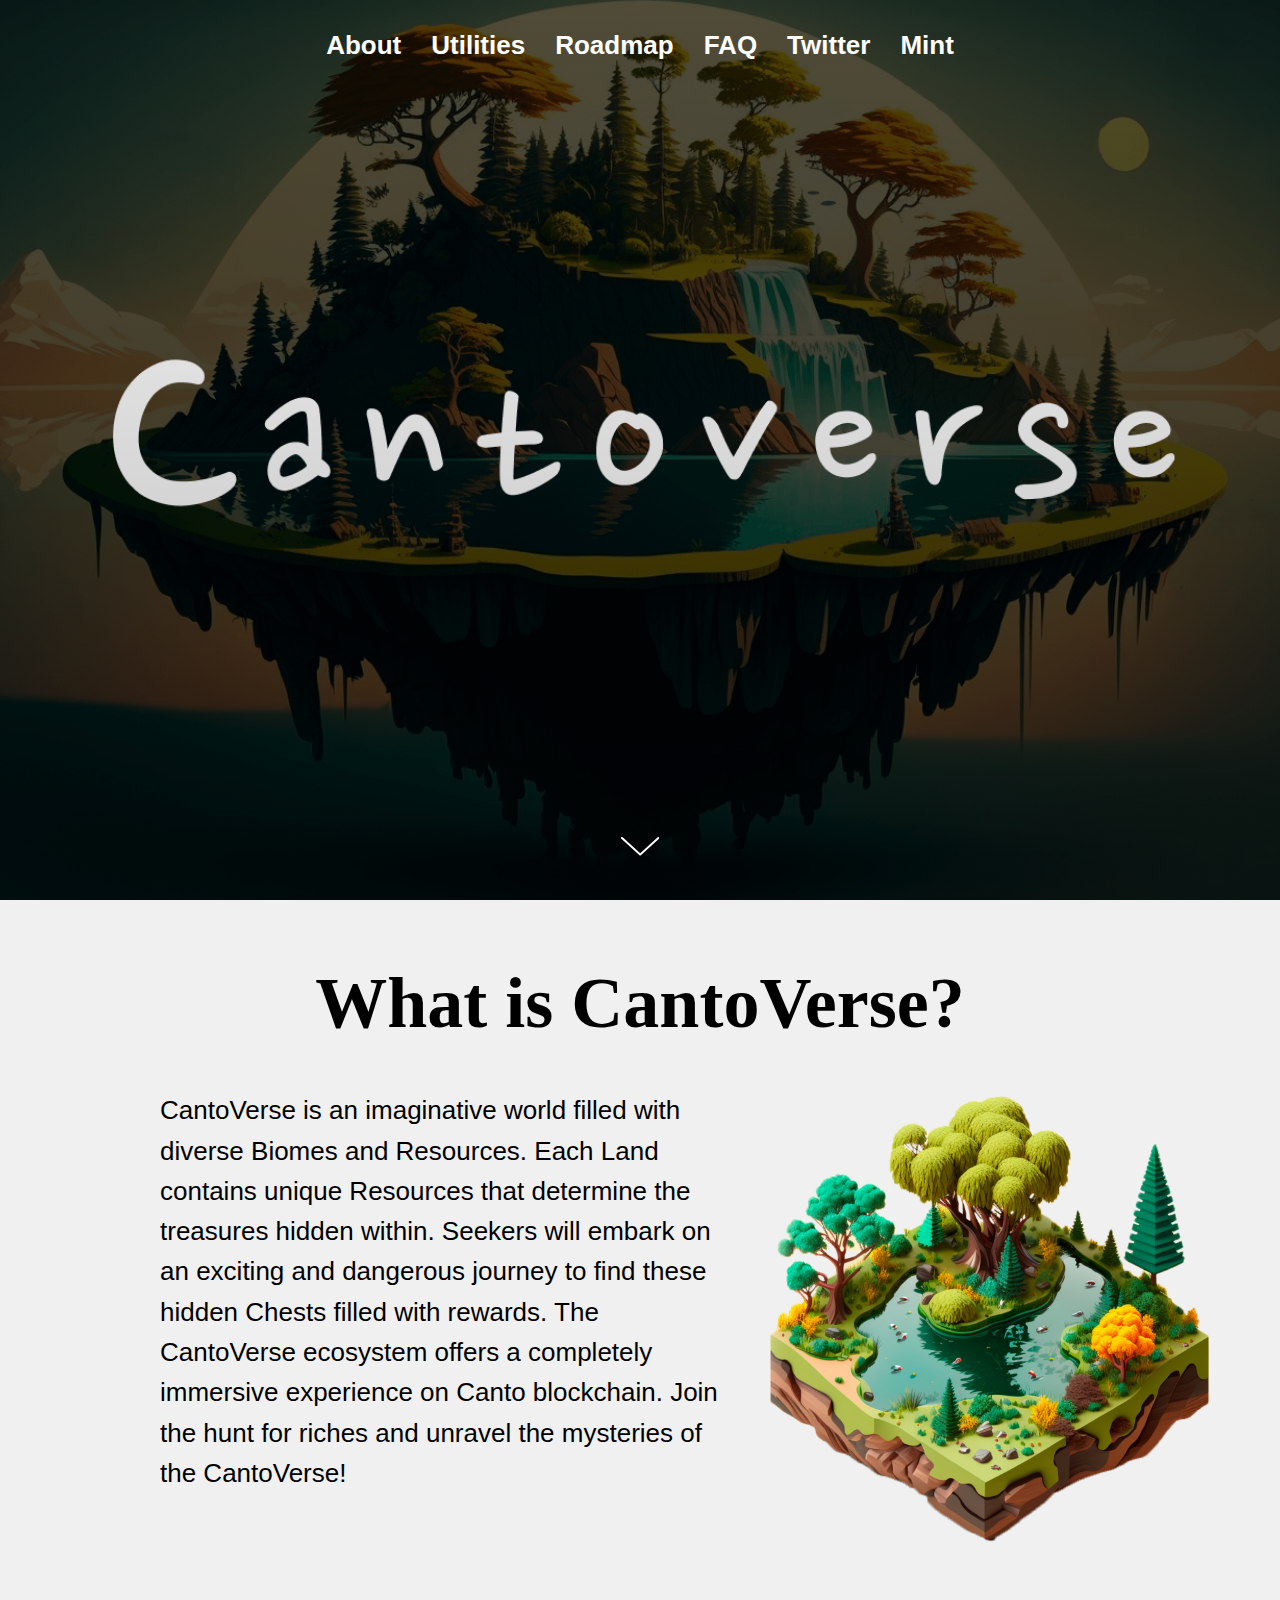
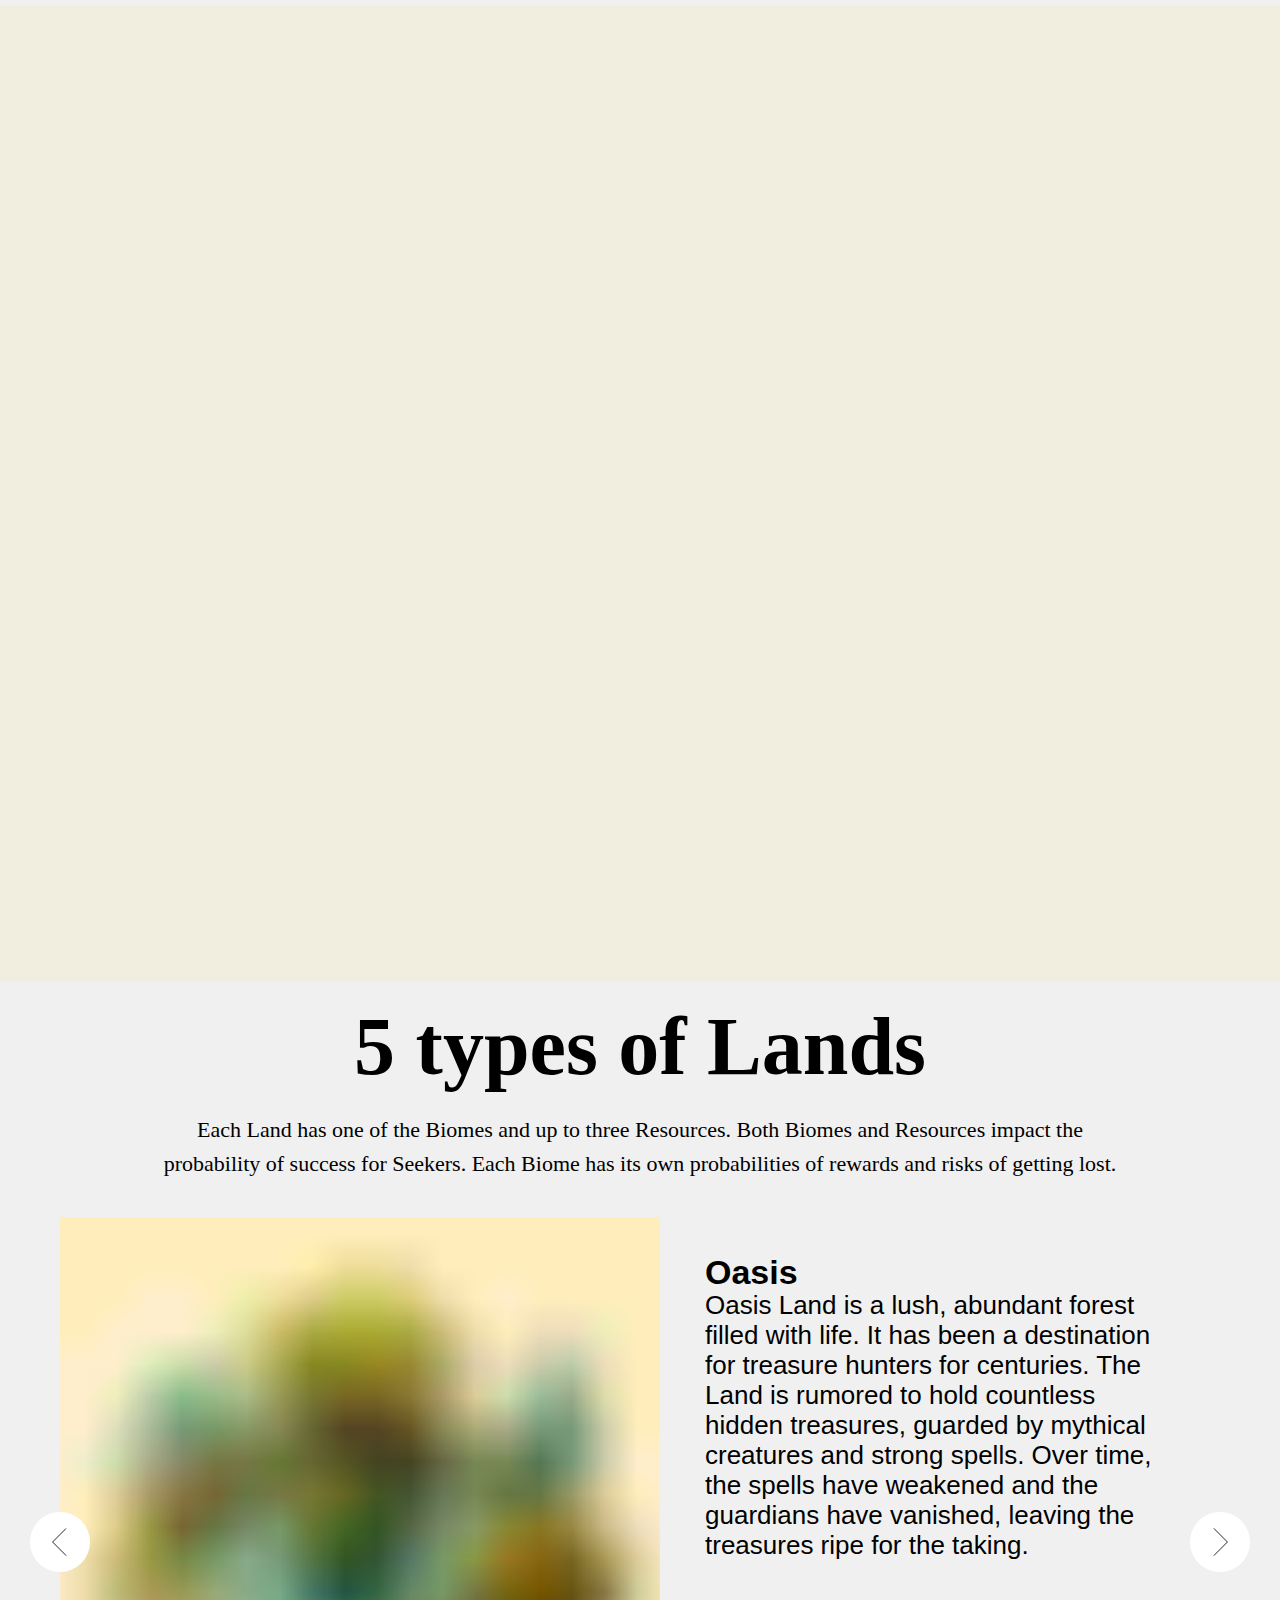
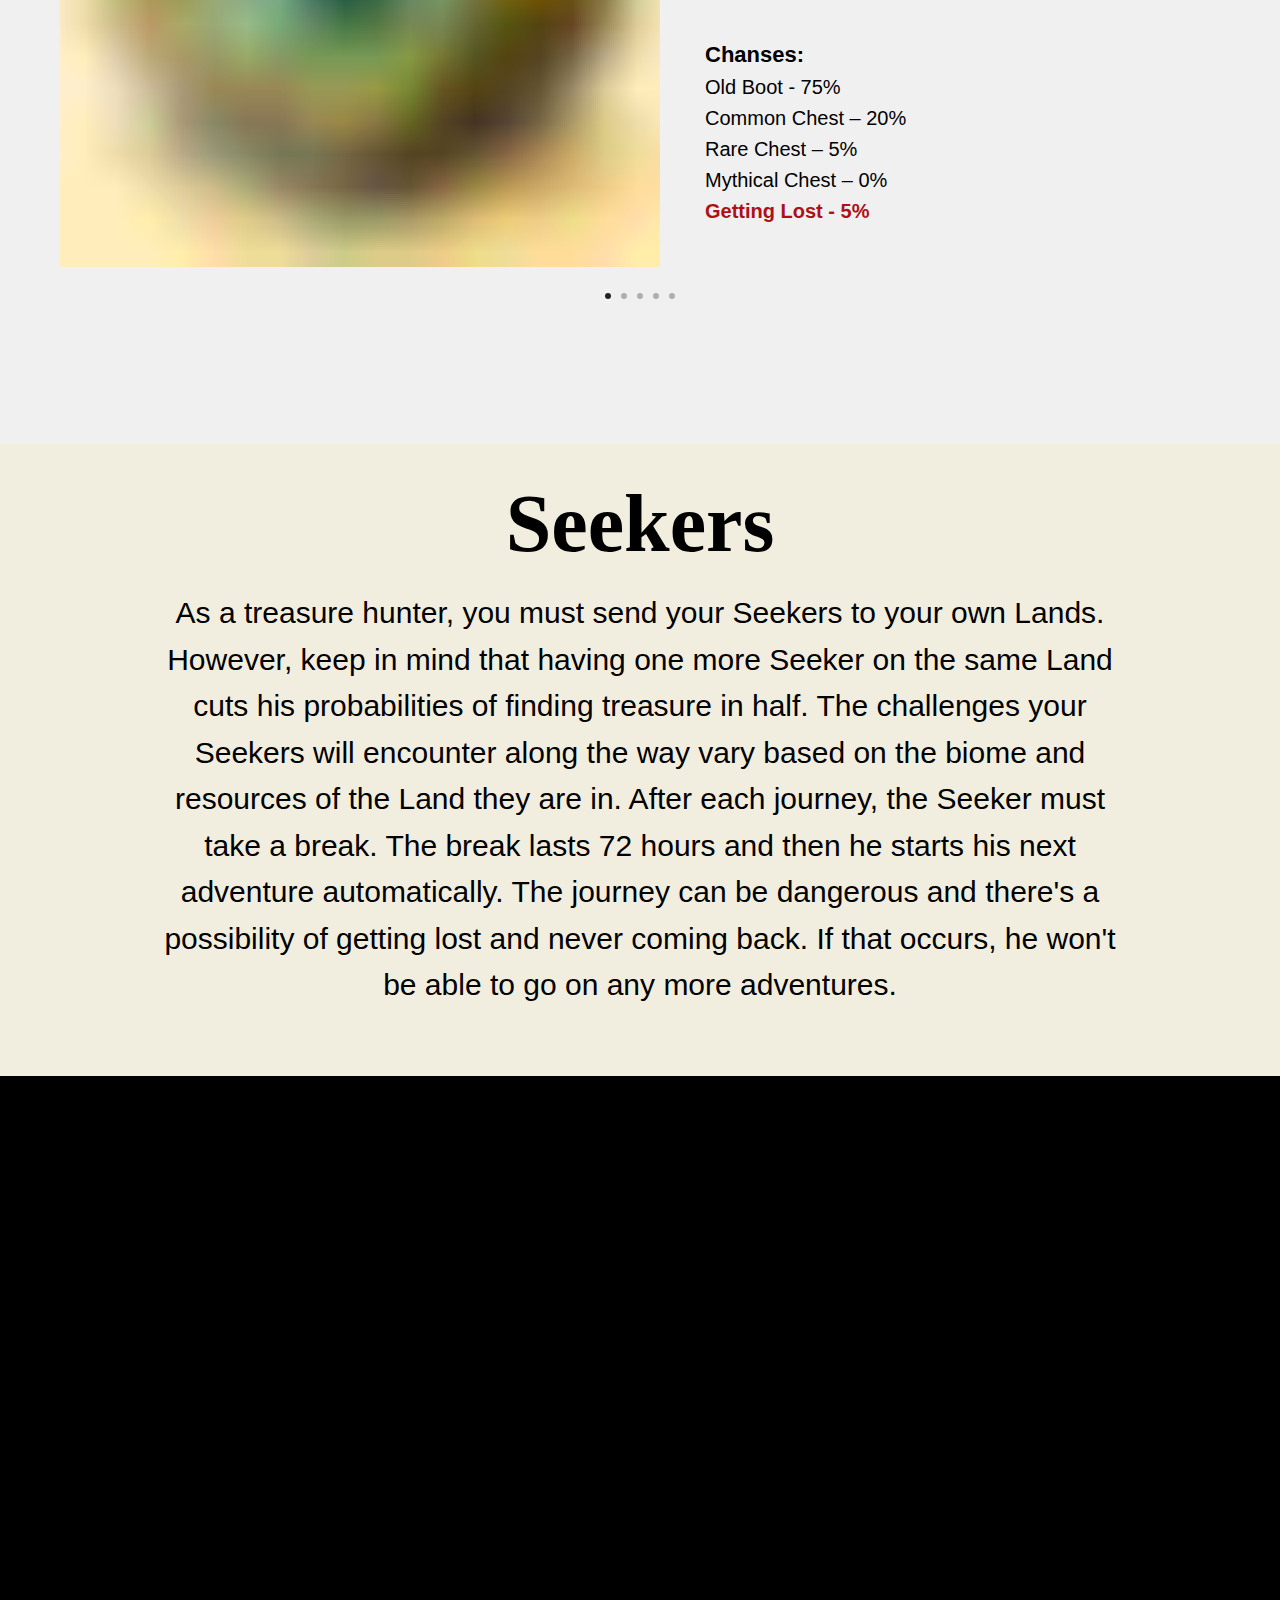
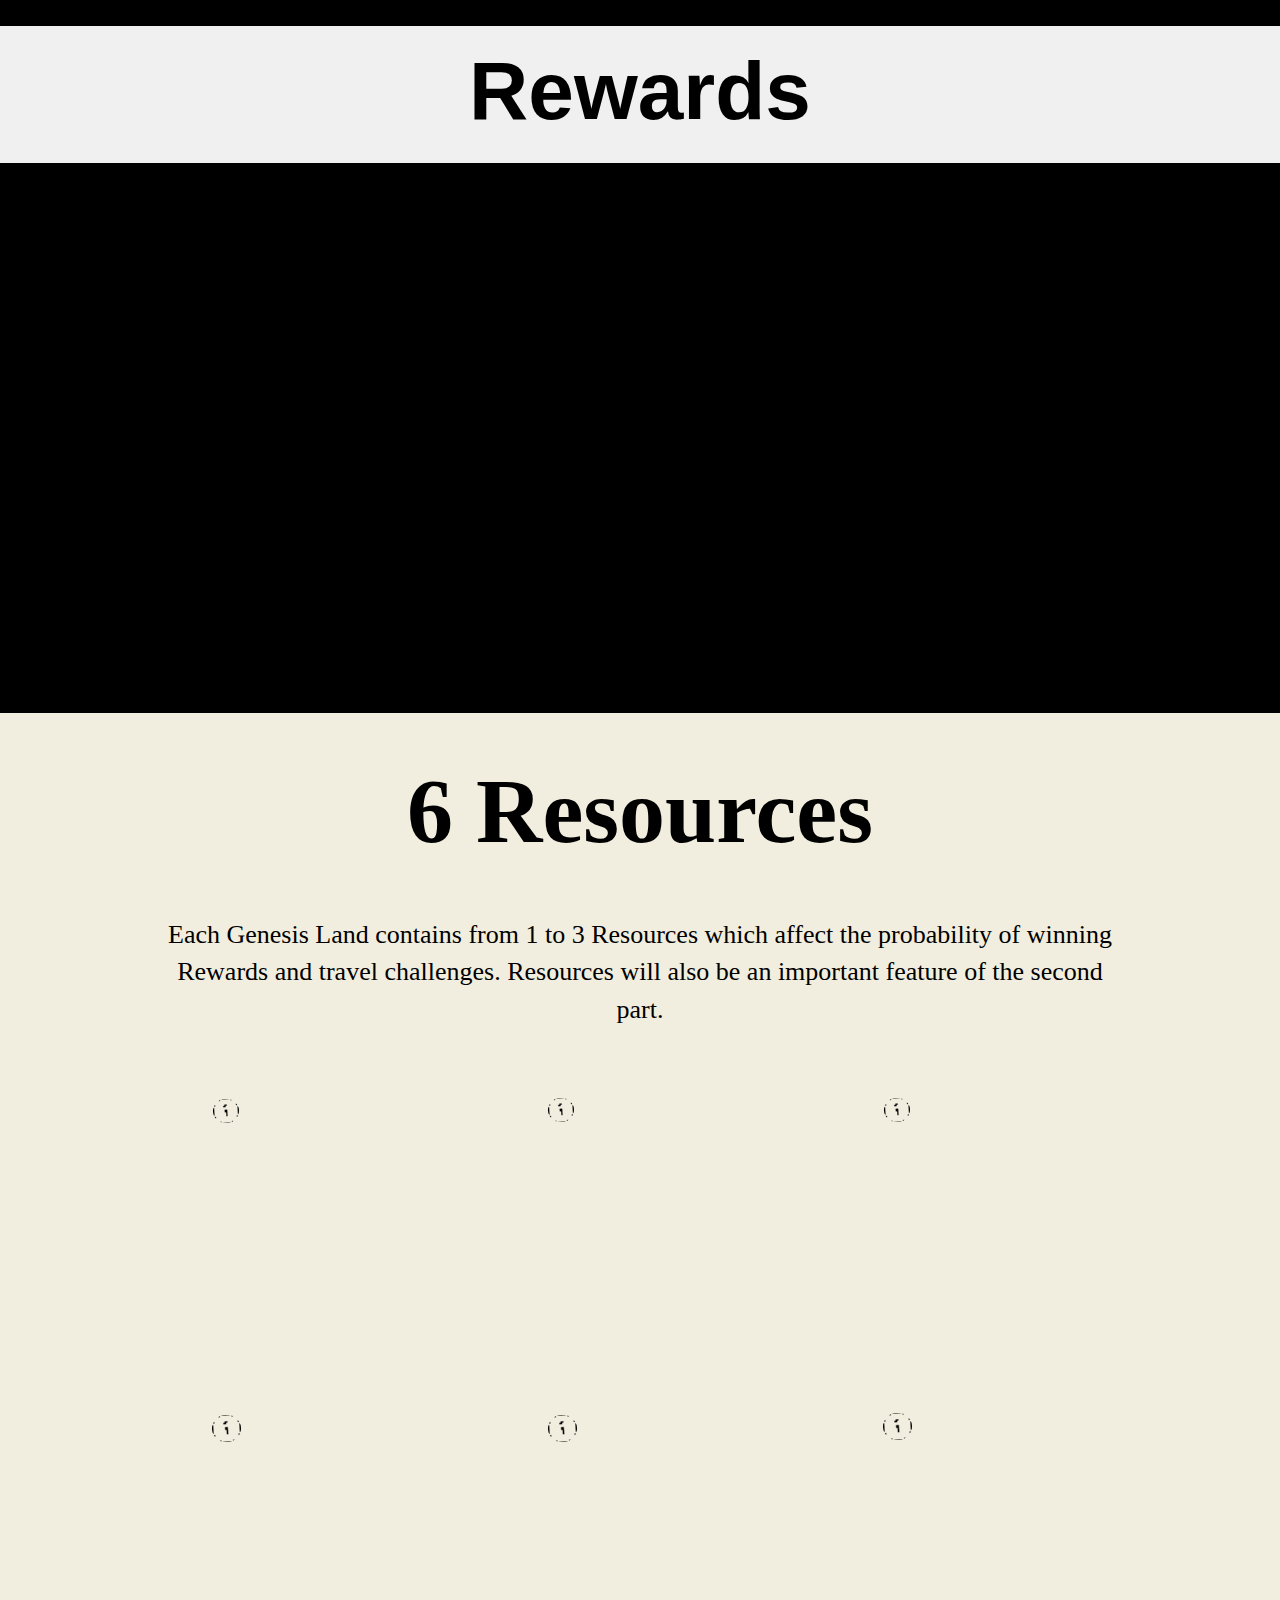
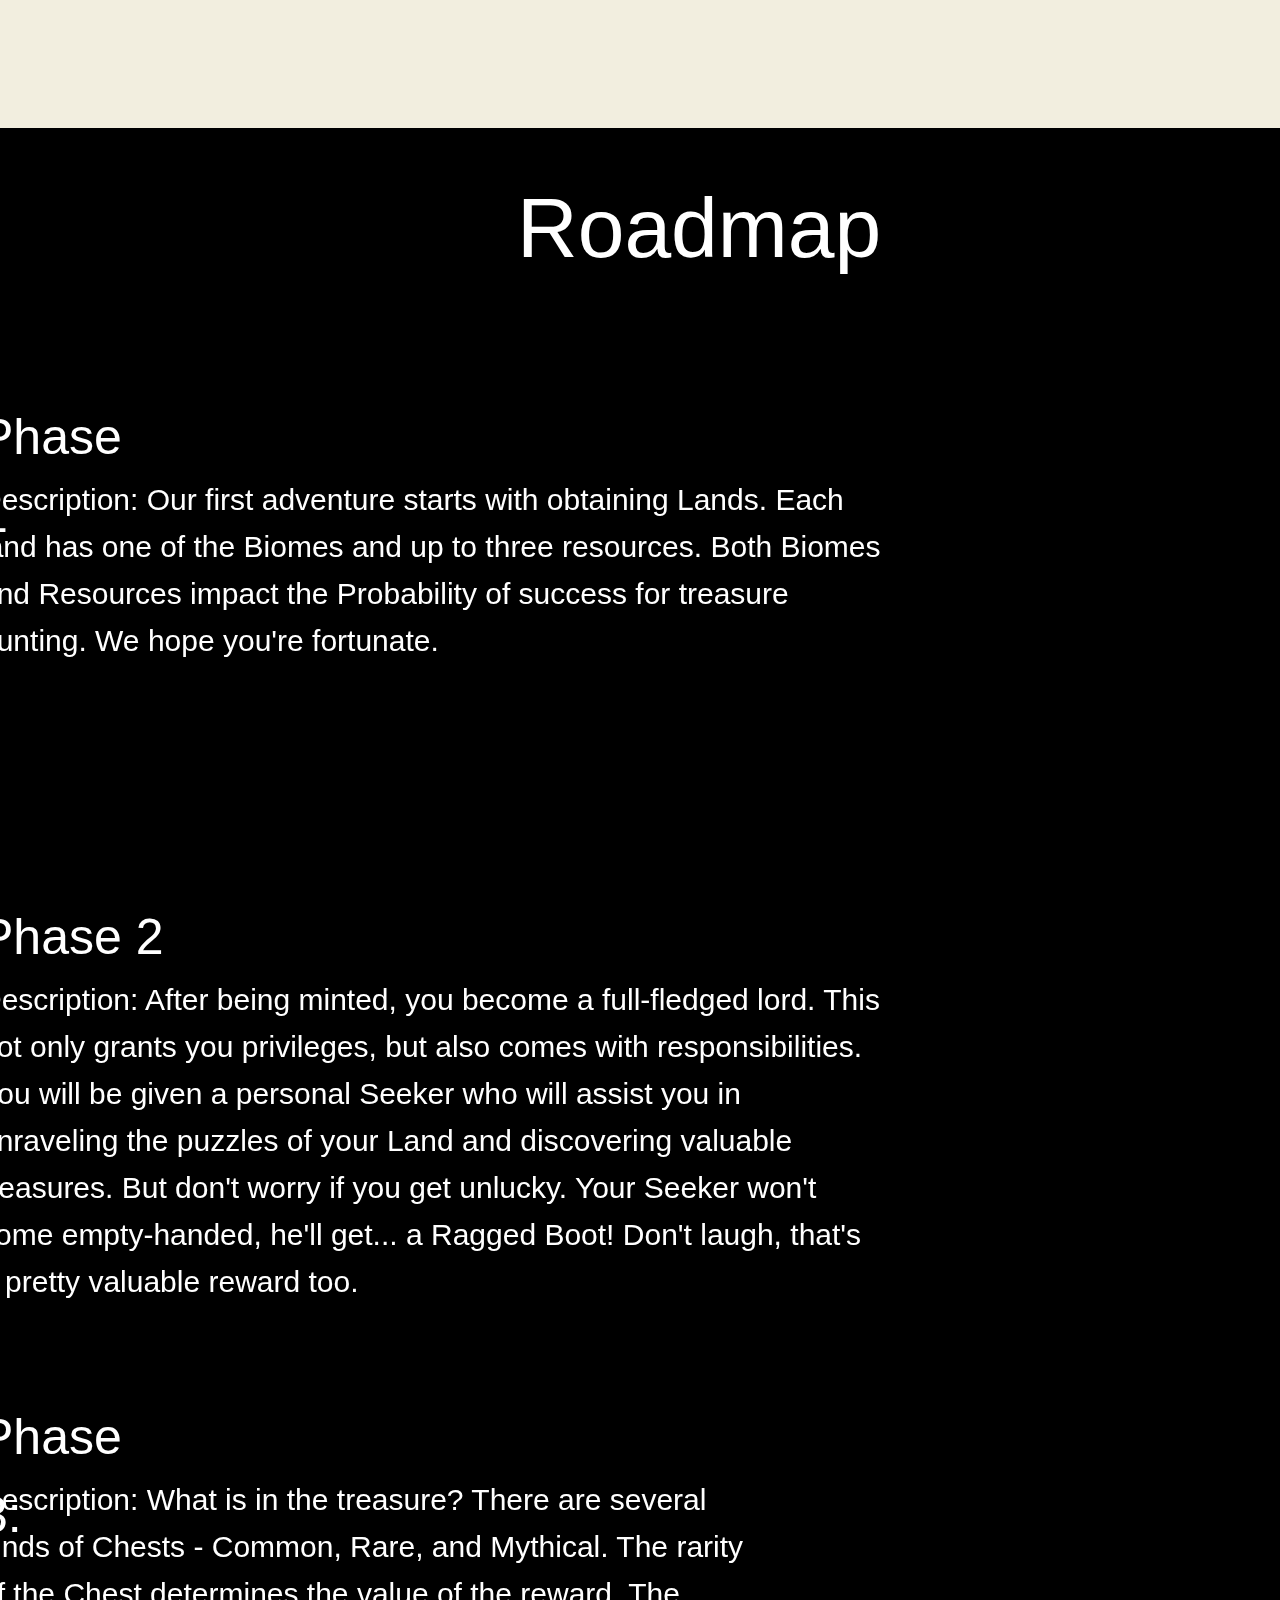
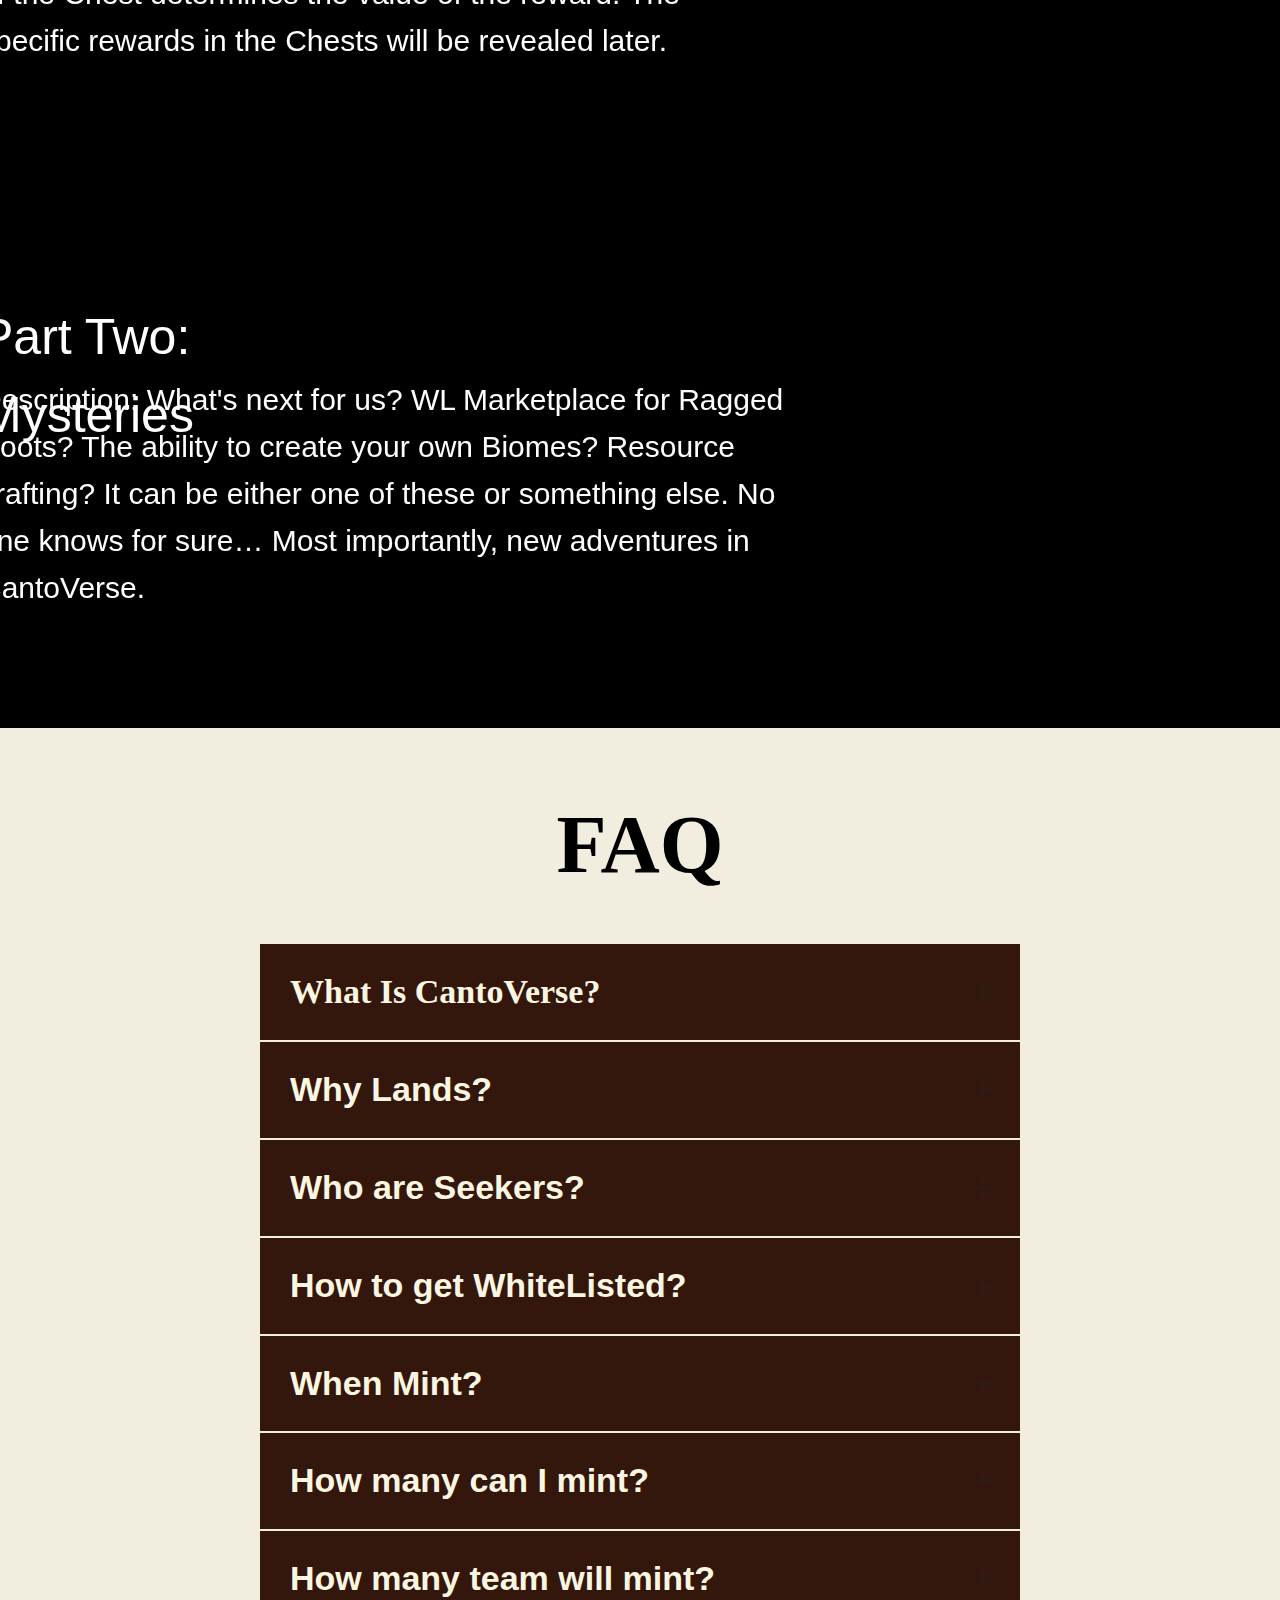
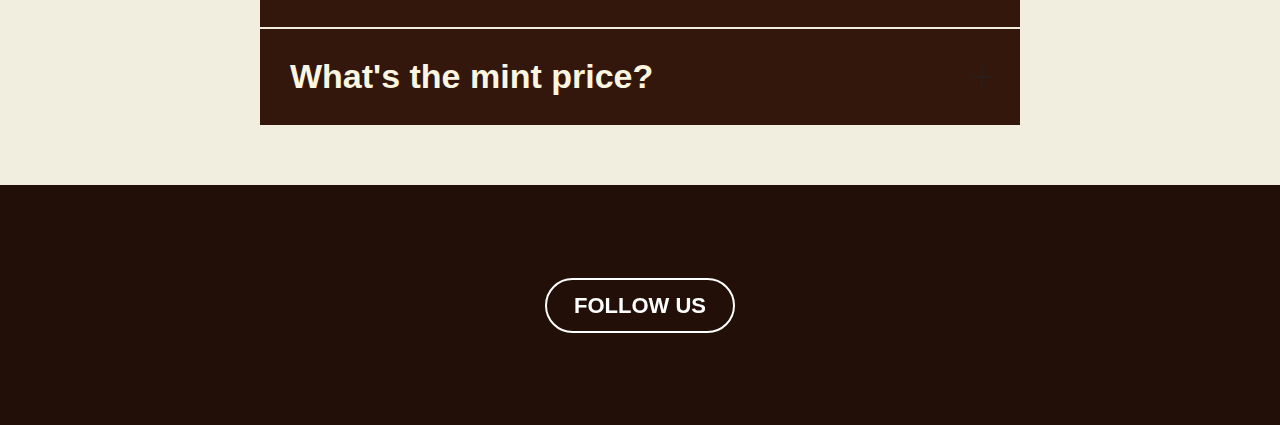
<file: index.html>
<!DOCTYPE html><html><head><meta charset="utf-8" /><meta http-equiv="Content-Type" content="text/html; charset=utf-8" /><meta name="viewport" content="width=device-width, initial-scale=1.0" /> <!--metatextblock--><title>CantoVerse</title><meta name="description" content="CantoVerse is an imaginative world filled with diverse Biomes and Resources" /> <meta property="og:url" content="page33893821.html" /><meta property="og:title" content="CantoVerse" /><meta property="og:description" content="CantoVerse is an imaginative world filled with diverse Biomes and Resources" /><meta property="og:type" content="website" /><meta property="og:image" content="images/tild6565-6238-4663-b434-636462353135__group_125062.png" /><link rel="canonical" href="page33893821.html"><!--/metatextblock--><meta name="format-detection" content="telephone=no" /><meta http-equiv="x-dns-prefetch-control" content="on"><link rel="dns-prefetch" href="https://ws.tildacdn.com"><link rel="shortcut icon" 
href="https://discord.com/assets/7b3a37fa249a857b0ff136db0a73f44c.svg" type="image/x-icon" /><!-- Assets --><script src="https://neo.tildacdn.com/js/tilda-fallback-1.0.min.js" charset="utf-8" async></script><link rel="stylesheet" href="css/tilda-grid-3.0.min.css" type="text/css" media="all" onerror="this.loaderr='y';"/><link rel="stylesheet" href="css/tilda-blocks-page33893821.min.css?t=1676574281" type="text/css" media="all" onerror="this.loaderr='y';" /><link rel="stylesheet" href="css/tilda-animation-2.0.min.css" type="text/css" media="all" onerror="this.loaderr='y';" /><link rel="stylesheet" href="css/tilda-cover-1.0.min.css" type="text/css" media="all" onerror="this.loaderr='y';" /><link rel="stylesheet" href="css/tilda-slds-1.4.min.css" type="text/css" media="print" onload="this.media='all';" onerror="this.loaderr='y';" /><noscript><link rel="stylesheet" href="css/tilda-slds-1.4.min.css" type="text/css" media="all" /></noscript><link rel="stylesheet" href="css/tilda-popup-1.1.min.css" type="text/css" media="print" onload="this.media='all';" onerror="this.loaderr='y';" /><noscript><link rel="stylesheet" href="css/tilda-popup-1.1.min.css" type="text/css" media="all" /></noscript><link rel="stylesheet" href="https://fonts.googleapis.com/css2?family=Nanum+Pen+Script" type="text/css" /><script type="text/javascript">(function (d) {
if (!d.visibilityState) {
var s = d.createElement('script');
s.src = 'js/tilda-polyfill-1.0.min.js';
d.getElementsByTagName('head')[0].appendChild(s);
}
})(document);
function t_onReady(func) {
if (document.readyState != 'loading') {
func();
} else {
document.addEventListener('DOMContentLoaded', func);
}
}
function t_onFuncLoad(funcName, okFunc, time) {
if (typeof window[funcName] === 'function') {
okFunc();
} else {
setTimeout(function() {
t_onFuncLoad(funcName, okFunc, time);
},(time || 100));
}
}function t_throttle(fn, threshhold, scope) {return function () {fn.apply(scope || this, arguments);};}function t396_initialScale(t){var e=document.getElementById("rec"+t);if(e){var r=e.querySelector(".t396__artboard");if(r){var a,i=document.documentElement.clientWidth,l=[],d=r.getAttribute("data-artboard-screens");if(d){d=d.split(",");for(var o=0;o<d.length;o++)l[o]=parseInt(d[o],10)}else l=[320,480,640,960,1200];for(o=0;o<l.length;o++){var n=l[o];n<=i&&(a=n)}var g="edit"===window.allrecords.getAttribute("data-tilda-mode"),u="center"===t396_getFieldValue(r,"valign",a,l),c="grid"===t396_getFieldValue(r,"upscale",a,l),t=t396_getFieldValue(r,"height_vh",a,l),f=t396_getFieldValue(r,"height",a,l),e=!!window.opr&&!!window.opr.addons||!!window.opera||-1!==navigator.userAgent.indexOf(" OPR/");if(!g&&u&&!c&&!t&&f&&!e){for(var s=parseFloat((i/a).toFixed(3)),_=[r,r.querySelector(".t396__carrier"),r.querySelector(".t396__filter")],o=0;o<_.length;o++)_[o].style.height=parseInt(f,10)*s+"px";for(var h=r.querySelectorAll(".t396__elem"),o=0;o<h.length;o++)h[o].style.zoom=s}}}}function t396_getFieldValue(t,e,r,a){var i=a[a.length-1],l=r===i?t.getAttribute("data-artboard-"+e):t.getAttribute("data-artboard-"+e+"-res-"+r);if(!l)for(var d=0;d<a.length;d++){var o=a[d];if(!(o<=r)&&(l=o===i?t.getAttribute("data-artboard-"+e):t.getAttribute("data-artboard-"+e+"-res-"+o)))break}return l}</script><script src="js/tilda-scripts-3.0.min.js" charset="utf-8" defer onerror="this.loaderr='y';"></script><script src="js/tilda-blocks-page33893821.min.js?t=1676574281" charset="utf-8" async onerror="this.loaderr='y';"></script><script src="js/lazyload-1.3.min.js" charset="utf-8" async onerror="this.loaderr='y';"></script><script src="js/tilda-animation-2.0.min.js" charset="utf-8" async onerror="this.loaderr='y';"></script><script src="js/tilda-menu-1.0.min.js" charset="utf-8" async onerror="this.loaderr='y';"></script><script src="js/tilda-cover-1.0.min.js" charset="utf-8" async onerror="this.loaderr='y';"></script><script src="js/tilda-slds-1.4.min.js" charset="utf-8" async onerror="this.loaderr='y';"></script><script src="js/hammer.min.js" charset="utf-8" async onerror="this.loaderr='y';"></script><script src="js/tilda-zero-1.1.min.js" charset="utf-8" async onerror="this.loaderr='y';"></script><script src="js/tilda-popup-1.0.min.js" charset="utf-8" async onerror="this.loaderr='y';"></script><script src="js/tilda-zero-scale-1.0.min.js" charset="utf-8" async onerror="this.loaderr='y';"></script><script src="js/tilda-events-1.0.min.js" charset="utf-8" async onerror="this.loaderr='y';"></script><script type="text/javascript">window.dataLayer = window.dataLayer || [];</script><script type="text/javascript">(function () {
if((/bot|google|yandex|baidu|bing|msn|duckduckbot|teoma|slurp|crawler|spider|robot|crawling|facebook/i.test(navigator.userAgent))===false && typeof(sessionStorage)!='undefined' && sessionStorage.getItem('visited')!=='y' && document.visibilityState){
var style=document.createElement('style');
style.type='text/css';
style.innerHTML='@media screen and (min-width: 980px) {.t-records {opacity: 0;}.t-records_animated {-webkit-transition: opacity ease-in-out .2s;-moz-transition: opacity ease-in-out .2s;-o-transition: opacity ease-in-out .2s;transition: opacity ease-in-out .2s;}.t-records.t-records_visible {opacity: 1;}}';
document.getElementsByTagName('head')[0].appendChild(style);
function t_setvisRecs(){
var alr=document.querySelectorAll('.t-records');
Array.prototype.forEach.call(alr, function(el) {
el.classList.add("t-records_animated");
});
setTimeout(function () {
Array.prototype.forEach.call(alr, function(el) {
el.classList.add("t-records_visible");
});
sessionStorage.setItem("visited", "y");
}, 400);
} 
document.addEventListener('DOMContentLoaded', t_setvisRecs);
}
})();</script></head><body class="t-body" style="margin:0;"><!--allrecords--><div id="allrecords" data-tilda-export="yes" class="t-records" data-hook="blocks-collection-content-node" data-tilda-project-id="6809707" data-tilda-page-id="33893821" data-tilda-formskey="6357a8052caa4c337524bb40a6809707" data-tilda-lazy="yes"><div id="rec549308195" class="r t-rec t-screenmax-980px" style="background-color:#d1ccab; " data-animationappear="off" data-record-type="257" data-screen-max="980px" data-bg-color="#d1ccab"><!-- T228 --><div id="nav549308195marker"></div><div class="tmenu-mobile" ><div class="tmenu-mobile__container"><div class="tmenu-mobile__text t-name t-name_md" field="menu_mob_title">&nbsp;</div><div class="t-menuburger t-menuburger_first "><span style="background-color:#fff;"></span><span style="background-color:#fff;"></span><span style="background-color:#fff;"></span><span style="background-color:#fff;"></span></div><script>function t_menuburger_init(recid) {
var rec = document.querySelector('#rec' + recid);
if (!rec) return;
var burger = rec.querySelector('.t-menuburger');
if (!burger) return;
var isSecondStyle = burger.classList.contains('t-menuburger_second');
if (isSecondStyle && !window.isMobile && !('ontouchend' in document)) {
burger.addEventListener('mouseenter', function() {
if (burger.classList.contains('t-menuburger-opened')) return;
burger.classList.remove('t-menuburger-unhovered');
burger.classList.add('t-menuburger-hovered');
});
burger.addEventListener('mouseleave', function() {
if (burger.classList.contains('t-menuburger-opened')) return;
burger.classList.remove('t-menuburger-hovered');
burger.classList.add('t-menuburger-unhovered');
setTimeout(function() {
burger.classList.remove('t-menuburger-unhovered');
}, 300);
});
}
burger.addEventListener('click', function() {
if (!burger.closest('.tmenu-mobile') &&
!burger.closest('.t450__burger_container') &&
!burger.closest('.t466__container') &&
!burger.closest('.t204__burger')) {
burger.classList.toggle('t-menuburger-opened');
burger.classList.remove('t-menuburger-unhovered');
}
});
var menu = rec.querySelector('[data-menu="yes"]');
if (!menu) return;
var menuLinks = menu.querySelectorAll('.t-menu__link-item');
var submenuClassList = ['t978__menu-link_hook', 't978__tm-link', 't966__tm-link', 't794__tm-link', 't-menusub__target-link'];
Array.prototype.forEach.call(menuLinks, function (link) {
link.addEventListener('click', function () {
var isSubmenuHook = submenuClassList.some(function (submenuClass) {
return link.classList.contains(submenuClass);
});
if (isSubmenuHook) return;
burger.classList.remove('t-menuburger-opened');
});
});
menu.addEventListener('clickedAnchorInTooltipMenu', function () {
burger.classList.remove('t-menuburger-opened');
});
}
t_onReady(function() {
t_onFuncLoad('t_menuburger_init', function(){t_menuburger_init('549308195');});
});</script><style>.t-menuburger {
position: relative;
flex-shrink: 0;
width: 28px;
height: 20px;
-webkit-transform: rotate(0deg);
transform: rotate(0deg);
transition: .5s ease-in-out;
cursor: pointer;
z-index: 999;
}
/*---menu burger lines---*/
.t-menuburger span {
display: block;
position: absolute;
width: 100%;
opacity: 1;
left: 0;
-webkit-transform: rotate(0deg);
transform: rotate(0deg);
transition: .25s ease-in-out;
height: 3px;
background-color: #000;
}
.t-menuburger span:nth-child(1) {
top: 0px;
}
.t-menuburger span:nth-child(2),
.t-menuburger span:nth-child(3) {
top: 8px;
}
.t-menuburger span:nth-child(4) {
top: 16px;
}
/*menu burger big*/
.t-menuburger__big {
width: 42px;
height: 32px;
}
.t-menuburger__big span {
height: 5px;
}
.t-menuburger__big span:nth-child(2),
.t-menuburger__big span:nth-child(3) {
top: 13px;
}
.t-menuburger__big span:nth-child(4) {
top: 26px;
}
/*menu burger small*/
.t-menuburger__small {
width: 22px;
height: 14px;
}
.t-menuburger__small span {
height: 2px;
}
.t-menuburger__small span:nth-child(2),
.t-menuburger__small span:nth-child(3) {
top: 6px;
}
.t-menuburger__small span:nth-child(4) {
top: 12px;
}
/*menu burger opened*/
.t-menuburger-opened span:nth-child(1) {
top: 8px;
width: 0%;
left: 50%;
}
.t-menuburger-opened span:nth-child(2) {
-webkit-transform: rotate(45deg);
transform: rotate(45deg);
}
.t-menuburger-opened span:nth-child(3) {
-webkit-transform: rotate(-45deg);
transform: rotate(-45deg);
}
.t-menuburger-opened span:nth-child(4) {
top: 8px;
width: 0%;
left: 50%;
}
.t-menuburger-opened.t-menuburger__big span:nth-child(1) {
top: 6px;
}
.t-menuburger-opened.t-menuburger__big span:nth-child(4) {
top: 18px;
}
.t-menuburger-opened.t-menuburger__small span:nth-child(1),
.t-menuburger-opened.t-menuburger__small span:nth-child(4) {
top: 6px;
}
/*---menu burger first style---*/
@media (hover), (min-width:0\0) {
.t-menuburger_first:hover span:nth-child(1) {
transform: translateY(1px);
}
.t-menuburger_first:hover span:nth-child(4) {
transform: translateY(-1px);
}
.t-menuburger_first.t-menuburger__big:hover span:nth-child(1) {
transform: translateY(3px);
}
.t-menuburger_first.t-menuburger__big:hover span:nth-child(4) {
transform: translateY(-3px);
}
}
/*---menu burger second style---*/
.t-menuburger_second span:nth-child(2),
.t-menuburger_second span:nth-child(3) {
width: 80%;
left: 20%;
right: 0;
}
@media (hover), (min-width:0\0) {
.t-menuburger_second.t-menuburger-hovered span:nth-child(2),
.t-menuburger_second.t-menuburger-hovered span:nth-child(3) {
animation: t-menuburger-anim 0.3s ease-out normal forwards;
}
.t-menuburger_second.t-menuburger-unhovered span:nth-child(2),
.t-menuburger_second.t-menuburger-unhovered span:nth-child(3) {
animation: t-menuburger-anim2 0.3s ease-out normal forwards;
}
}
.t-menuburger_second.t-menuburger-opened span:nth-child(2),
.t-menuburger_second.t-menuburger-opened span:nth-child(3){
left: 0;
right: 0;
width: 100%!important;
}
/*---menu burger third style---*/
.t-menuburger_third span:nth-child(4) {
width: 70%;
left: unset;
right: 0;
}
@media (hover), (min-width:0\0) {
.t-menuburger_third:not(.t-menuburger-opened):hover span:nth-child(4) {
width: 100%;
}
}
.t-menuburger_third.t-menuburger-opened span:nth-child(4) {
width: 0!important;
right: 50%;
}
/*---menu burger fourth style---*/
.t-menuburger_fourth {
height: 12px;
}
.t-menuburger_fourth.t-menuburger__small {
height: 8px;
}
.t-menuburger_fourth.t-menuburger__big {
height: 18px;
}
.t-menuburger_fourth span:nth-child(2),
.t-menuburger_fourth span:nth-child(3) {
top: 4px;
opacity: 0;
}
.t-menuburger_fourth span:nth-child(4) {
top: 8px;
}
.t-menuburger_fourth.t-menuburger__small span:nth-child(2),
.t-menuburger_fourth.t-menuburger__small span:nth-child(3) {
top: 3px;
}
.t-menuburger_fourth.t-menuburger__small span:nth-child(4) {
top: 6px;
}
.t-menuburger_fourth.t-menuburger__small span:nth-child(2),
.t-menuburger_fourth.t-menuburger__small span:nth-child(3) {
top: 3px;
}
.t-menuburger_fourth.t-menuburger__small span:nth-child(4) {
top: 6px;
}
.t-menuburger_fourth.t-menuburger__big span:nth-child(2),
.t-menuburger_fourth.t-menuburger__big span:nth-child(3) {
top: 6px;
}
.t-menuburger_fourth.t-menuburger__big span:nth-child(4) {
top: 12px;
}
@media (hover), (min-width:0\0) {
.t-menuburger_fourth:not(.t-menuburger-opened):hover span:nth-child(1) {
transform: translateY(1px);
}
.t-menuburger_fourth:not(.t-menuburger-opened):hover span:nth-child(4) {
transform: translateY(-1px);
}
.t-menuburger_fourth.t-menuburger__big:not(.t-menuburger-opened):hover span:nth-child(1) {
transform: translateY(3px);
}
.t-menuburger_fourth.t-menuburger__big:not(.t-menuburger-opened):hover span:nth-child(4) {
transform: translateY(-3px);
}
}
.t-menuburger_fourth.t-menuburger-opened span:nth-child(1),
.t-menuburger_fourth.t-menuburger-opened span:nth-child(4) {
top: 4px;
}
.t-menuburger_fourth.t-menuburger-opened span:nth-child(2),
.t-menuburger_fourth.t-menuburger-opened span:nth-child(3) {
opacity: 1;
}
/*---menu burger animations---*/
@keyframes t-menuburger-anim {
0% {
width: 80%;
left: 20%;
right: 0;
}
50% {
width: 100%;
left: 0;
right: 0;
}
100% {
width: 80%;
left: 0;
right: 20%;
}
}
@keyframes t-menuburger-anim2 {
0% {
width: 80%;
left: 0;
}
50% {
width: 100%;
right: 0;
left: 0;
}
100% {
width: 80%;
left: 20%;
right: 0;
}
}</style> </div></div><style>.tmenu-mobile {
background-color: #111;
display: none;
width: 100%;
top: 0;
z-index: 990;
}
.tmenu-mobile_positionfixed {
position: fixed;
}
.tmenu-mobile__text {
color: #fff;
}
.tmenu-mobile__container {
min-height: 64px;
padding: 20px;
position: relative;
box-sizing: border-box;
display: -webkit-flex;
display: -ms-flexbox;
display: flex;
-webkit-align-items: center;
-ms-flex-align: center;
align-items: center;
-webkit-justify-content: space-between;
-ms-flex-pack: justify;
justify-content: space-between;
}
.tmenu-mobile__list {
display: block;
}
.tmenu-mobile__burgerlogo {
display: inline-block;
font-size: 24px;
font-weight: 400;
white-space: nowrap;
vertical-align: middle;
}
.tmenu-mobile__imglogo {
height: auto;
display: block;
max-width: 300px!important;
box-sizing: border-box;
padding: 0;
margin: 0 auto;
}
@media screen and (max-width: 980px) {
.tmenu-mobile__menucontent_hidden {
display: none;
height: 100%;
}
.tmenu-mobile {
display: block;
}
}
@media screen and (max-width: 980px) {
#rec549308195 .t-menuburger {
-webkit-order: 1;
-ms-flex-order: 1;
order: 1;
}
}</style><div id="nav549308195" class="t228 t228__positionabsolute tmenu-mobile__menucontent_hidden" style="background-color: rgba(255,255,255,0.0); height:90px; " data-bgcolor-hex="#ffffff" data-bgcolor-rgba="rgba(255,255,255,0.0)" data-navmarker="nav549308195marker" data-appearoffset="" data-bgopacity-two="" data-menushadow="" data-bgopacity="0.0" data-menu-items-align="center" data-menu="yes"><div class="t228__maincontainer " style="height:90px;"><div class="t228__padding40px"></div><div class="t228__leftside"><div class="t228__leftcontainer"><a href="http://tilda.cc" class="t228__imgwrapper" style="color:#bd1313;"><img class="t228__imglogo " 
src="images/tild3134-6432-4462-a561-363231363831__image_2023-02-04_20-.png" 
imgfield="img"
style="max-height: 80px" alt=""></a></div></div><div class="t228__centerside "><nav class="t228__centercontainer" 
aria-label="Основные разделы на странице"><ul class="t228__list t228__list_hidden" 
role="menubar" aria-label="Основные разделы на странице"><li class="t228__list_item" 
role="none" 
style="padding:0 15px 0 0;"><a class="t-menu__link-item" 
href="#rec547755413"
role="menuitem" tabindex="0" data-menu-submenu-hook="" data-menu-item-number="1" 
style="color:#fffef7;font-size:20px;font-weight:600;">About</a></li><li class="t228__list_item" 
role="none" 
style="padding:0 15px;"><a class="t-menu__link-item" 
href="#rec550433010"
role="menuitem" tabindex="0" data-menu-submenu-hook="" data-menu-item-number="2" 
style="color:#fffef7;font-size:20px;font-weight:600;">Utilities</a></li><li class="t228__list_item" 
role="none" 
style="padding:0 15px;"><a class="t-menu__link-item" 
href="#rec547766630"
role="menuitem" tabindex="0" data-menu-submenu-hook="" data-menu-item-number="3" 
style="color:#fffef7;font-size:20px;font-weight:600;">Roadmap</a></li><li class="t228__list_item" 
role="none" 
style="padding:0 15px;"><a class="t-menu__link-item" 
href="#rec547724274"
role="menuitem" tabindex="0" data-menu-submenu-hook="" data-menu-item-number="4" 
style="color:#fffef7;font-size:20px;font-weight:600;">FAQ</a></li><li class="t228__list_item" 
role="none" 
style="padding:0 15px;"><a class="t-menu__link-item" 
href="https://twitter.com/CantoVerse"
role="menuitem" tabindex="0" data-menu-submenu-hook="" data-menu-item-number="5" 
style="color:#fffef7;font-size:20px;font-weight:600;">Twitter</a></li><li class="t228__list_item" 
role="none" 
style="padding:0 0 0 15px;"><a class="t-menu__link-item" 
href=""
role="menuitem" tabindex="0" data-menu-submenu-hook="" data-menu-item-number="6" 
style="color:#fffef7;font-size:20px;font-weight:600;">Mint </a></li></ul></nav></div><div class="t228__rightside"></div><div class="t228__padding40px"></div></div></div><style>@media screen and (max-width: 980px) {
#rec549308195 .t228 {
position: static;
}
}</style><script>window.addEventListener('load', function () {
t_onFuncLoad('t228_setWidth', function () {
t228_setWidth('549308195');
});
});
window.addEventListener('resize', t_throttle(function () {
t_onFuncLoad('t228_setWidth', function () {
t228_setWidth('549308195');
});
t_onFuncLoad('t_menu__setBGcolor', function () {
t_menu__setBGcolor('549308195', '.t228');
});
}));
t_onReady(function () {
t_onFuncLoad('t_menu__highlightActiveLinks', function () {
t_menu__highlightActiveLinks('.t228__list_item a');
});
t_onFuncLoad('t228__init', function () {
t228__init('549308195');
});
t_onFuncLoad('t_menu__setBGcolor', function () {
t_menu__setBGcolor('549308195', '.t228');
});
t_onFuncLoad('t228_setWidth', function () {
t228_setWidth('549308195');
});
t_onFuncLoad('t_menu__createMobileMenu', function () {
t_menu__createMobileMenu('549308195', '.t228');
});
});</script><!--[if IE 8]><style>#rec549308195 .t228 {
filter: progid:DXImageTransform.Microsoft.gradient(startColorStr='#D9ffffff', endColorstr='#D9ffffff');
}</style><![endif]--><style>#rec549308195 .t-menu__link-item{
position: relative;
outline: none;
}
#rec549308195 .t-menu__link-item:focus-visible{
outline: 5px auto rgba(0, 150, 255, 1);
-webkit-outline: 5px auto rgba(0, 150, 255, 1);
-moz-outline: 5px auto rgba(0, 150, 255, 1);
-ms-outline: 5px auto rgba(0, 150, 255, 1);
-o-outline: 5px auto rgba(0, 150, 255, 1);
}
#rec549308195 .t-menu__link-item:not(.t-active):not(.tooltipstered)::after {
content: '';
position: absolute;
left: 0;
bottom: 20%;
opacity: 0;
width: 100%;
height: 100%;
border-bottom: 1px solid #00ddff;
-webkit-box-shadow: inset 0px -1px 0px 0px #00ddff;
-moz-box-shadow: inset 0px -1px 0px 0px #00ddff;
box-shadow: inset 0px -1px 0px 0px #00ddff;
-webkit-transition: all 0.3s ease;
transition: all 0.3s ease;
}
#rec549308195 .t-menu__link-item:not(.t-active):not(.tooltipstered):hover::after{
opacity: 1;
bottom: -1px; }
@supports (overflow:-webkit-marquee) and (justify-content:inherit)
{
#rec549308195 .t-menu__link-item,
#rec549308195 .t-menu__link-item.t-active {
opacity: 1 !important;
}
}</style></div><div id="rec547724267" class="r t-rec t-screenmin-980px" style="background-color:#ffffff; " data-animationappear="off" data-record-type="257" data-screen-min="980px" data-bg-color="#ffffff"><!-- T228 --><div id="nav547724267marker"></div><div class="tmenu-mobile" ><div class="tmenu-mobile__container"><div class="tmenu-mobile__text t-name t-name_md" field="menu_mob_title">&nbsp;</div><div class="t-menuburger t-menuburger_first "><span style="background-color:#fff;"></span><span style="background-color:#fff;"></span><span style="background-color:#fff;"></span><span style="background-color:#fff;"></span></div><script>function t_menuburger_init(recid) {
var rec = document.querySelector('#rec' + recid);
if (!rec) return;
var burger = rec.querySelector('.t-menuburger');
if (!burger) return;
var isSecondStyle = burger.classList.contains('t-menuburger_second');
if (isSecondStyle && !window.isMobile && !('ontouchend' in document)) {
burger.addEventListener('mouseenter', function() {
if (burger.classList.contains('t-menuburger-opened')) return;
burger.classList.remove('t-menuburger-unhovered');
burger.classList.add('t-menuburger-hovered');
});
burger.addEventListener('mouseleave', function() {
if (burger.classList.contains('t-menuburger-opened')) return;
burger.classList.remove('t-menuburger-hovered');
burger.classList.add('t-menuburger-unhovered');
setTimeout(function() {
burger.classList.remove('t-menuburger-unhovered');
}, 300);
});
}
burger.addEventListener('click', function() {
if (!burger.closest('.tmenu-mobile') &&
!burger.closest('.t450__burger_container') &&
!burger.closest('.t466__container') &&
!burger.closest('.t204__burger')) {
burger.classList.toggle('t-menuburger-opened');
burger.classList.remove('t-menuburger-unhovered');
}
});
var menu = rec.querySelector('[data-menu="yes"]');
if (!menu) return;
var menuLinks = menu.querySelectorAll('.t-menu__link-item');
var submenuClassList = ['t978__menu-link_hook', 't978__tm-link', 't966__tm-link', 't794__tm-link', 't-menusub__target-link'];
Array.prototype.forEach.call(menuLinks, function (link) {
link.addEventListener('click', function () {
var isSubmenuHook = submenuClassList.some(function (submenuClass) {
return link.classList.contains(submenuClass);
});
if (isSubmenuHook) return;
burger.classList.remove('t-menuburger-opened');
});
});
menu.addEventListener('clickedAnchorInTooltipMenu', function () {
burger.classList.remove('t-menuburger-opened');
});
}
t_onReady(function() {
t_onFuncLoad('t_menuburger_init', function(){t_menuburger_init('547724267');});
});</script><style>.t-menuburger {
position: relative;
flex-shrink: 0;
width: 28px;
height: 20px;
-webkit-transform: rotate(0deg);
transform: rotate(0deg);
transition: .5s ease-in-out;
cursor: pointer;
z-index: 999;
}
/*---menu burger lines---*/
.t-menuburger span {
display: block;
position: absolute;
width: 100%;
opacity: 1;
left: 0;
-webkit-transform: rotate(0deg);
transform: rotate(0deg);
transition: .25s ease-in-out;
height: 3px;
background-color: #000;
}
.t-menuburger span:nth-child(1) {
top: 0px;
}
.t-menuburger span:nth-child(2),
.t-menuburger span:nth-child(3) {
top: 8px;
}
.t-menuburger span:nth-child(4) {
top: 16px;
}
/*menu burger big*/
.t-menuburger__big {
width: 42px;
height: 32px;
}
.t-menuburger__big span {
height: 5px;
}
.t-menuburger__big span:nth-child(2),
.t-menuburger__big span:nth-child(3) {
top: 13px;
}
.t-menuburger__big span:nth-child(4) {
top: 26px;
}
/*menu burger small*/
.t-menuburger__small {
width: 22px;
height: 14px;
}
.t-menuburger__small span {
height: 2px;
}
.t-menuburger__small span:nth-child(2),
.t-menuburger__small span:nth-child(3) {
top: 6px;
}
.t-menuburger__small span:nth-child(4) {
top: 12px;
}
/*menu burger opened*/
.t-menuburger-opened span:nth-child(1) {
top: 8px;
width: 0%;
left: 50%;
}
.t-menuburger-opened span:nth-child(2) {
-webkit-transform: rotate(45deg);
transform: rotate(45deg);
}
.t-menuburger-opened span:nth-child(3) {
-webkit-transform: rotate(-45deg);
transform: rotate(-45deg);
}
.t-menuburger-opened span:nth-child(4) {
top: 8px;
width: 0%;
left: 50%;
}
.t-menuburger-opened.t-menuburger__big span:nth-child(1) {
top: 6px;
}
.t-menuburger-opened.t-menuburger__big span:nth-child(4) {
top: 18px;
}
.t-menuburger-opened.t-menuburger__small span:nth-child(1),
.t-menuburger-opened.t-menuburger__small span:nth-child(4) {
top: 6px;
}
/*---menu burger first style---*/
@media (hover), (min-width:0\0) {
.t-menuburger_first:hover span:nth-child(1) {
transform: translateY(1px);
}
.t-menuburger_first:hover span:nth-child(4) {
transform: translateY(-1px);
}
.t-menuburger_first.t-menuburger__big:hover span:nth-child(1) {
transform: translateY(3px);
}
.t-menuburger_first.t-menuburger__big:hover span:nth-child(4) {
transform: translateY(-3px);
}
}
/*---menu burger second style---*/
.t-menuburger_second span:nth-child(2),
.t-menuburger_second span:nth-child(3) {
width: 80%;
left: 20%;
right: 0;
}
@media (hover), (min-width:0\0) {
.t-menuburger_second.t-menuburger-hovered span:nth-child(2),
.t-menuburger_second.t-menuburger-hovered span:nth-child(3) {
animation: t-menuburger-anim 0.3s ease-out normal forwards;
}
.t-menuburger_second.t-menuburger-unhovered span:nth-child(2),
.t-menuburger_second.t-menuburger-unhovered span:nth-child(3) {
animation: t-menuburger-anim2 0.3s ease-out normal forwards;
}
}
.t-menuburger_second.t-menuburger-opened span:nth-child(2),
.t-menuburger_second.t-menuburger-opened span:nth-child(3){
left: 0;
right: 0;
width: 100%!important;
}
/*---menu burger third style---*/
.t-menuburger_third span:nth-child(4) {
width: 70%;
left: unset;
right: 0;
}
@media (hover), (min-width:0\0) {
.t-menuburger_third:not(.t-menuburger-opened):hover span:nth-child(4) {
width: 100%;
}
}
.t-menuburger_third.t-menuburger-opened span:nth-child(4) {
width: 0!important;
right: 50%;
}
/*---menu burger fourth style---*/
.t-menuburger_fourth {
height: 12px;
}
.t-menuburger_fourth.t-menuburger__small {
height: 8px;
}
.t-menuburger_fourth.t-menuburger__big {
height: 18px;
}
.t-menuburger_fourth span:nth-child(2),
.t-menuburger_fourth span:nth-child(3) {
top: 4px;
opacity: 0;
}
.t-menuburger_fourth span:nth-child(4) {
top: 8px;
}
.t-menuburger_fourth.t-menuburger__small span:nth-child(2),
.t-menuburger_fourth.t-menuburger__small span:nth-child(3) {
top: 3px;
}
.t-menuburger_fourth.t-menuburger__small span:nth-child(4) {
top: 6px;
}
.t-menuburger_fourth.t-menuburger__small span:nth-child(2),
.t-menuburger_fourth.t-menuburger__small span:nth-child(3) {
top: 3px;
}
.t-menuburger_fourth.t-menuburger__small span:nth-child(4) {
top: 6px;
}
.t-menuburger_fourth.t-menuburger__big span:nth-child(2),
.t-menuburger_fourth.t-menuburger__big span:nth-child(3) {
top: 6px;
}
.t-menuburger_fourth.t-menuburger__big span:nth-child(4) {
top: 12px;
}
@media (hover), (min-width:0\0) {
.t-menuburger_fourth:not(.t-menuburger-opened):hover span:nth-child(1) {
transform: translateY(1px);
}
.t-menuburger_fourth:not(.t-menuburger-opened):hover span:nth-child(4) {
transform: translateY(-1px);
}
.t-menuburger_fourth.t-menuburger__big:not(.t-menuburger-opened):hover span:nth-child(1) {
transform: translateY(3px);
}
.t-menuburger_fourth.t-menuburger__big:not(.t-menuburger-opened):hover span:nth-child(4) {
transform: translateY(-3px);
}
}
.t-menuburger_fourth.t-menuburger-opened span:nth-child(1),
.t-menuburger_fourth.t-menuburger-opened span:nth-child(4) {
top: 4px;
}
.t-menuburger_fourth.t-menuburger-opened span:nth-child(2),
.t-menuburger_fourth.t-menuburger-opened span:nth-child(3) {
opacity: 1;
}
/*---menu burger animations---*/
@keyframes t-menuburger-anim {
0% {
width: 80%;
left: 20%;
right: 0;
}
50% {
width: 100%;
left: 0;
right: 0;
}
100% {
width: 80%;
left: 0;
right: 20%;
}
}
@keyframes t-menuburger-anim2 {
0% {
width: 80%;
left: 0;
}
50% {
width: 100%;
right: 0;
left: 0;
}
100% {
width: 80%;
left: 20%;
right: 0;
}
}</style> </div></div><style>.tmenu-mobile {
background-color: #111;
display: none;
width: 100%;
top: 0;
z-index: 990;
}
.tmenu-mobile_positionfixed {
position: fixed;
}
.tmenu-mobile__text {
color: #fff;
}
.tmenu-mobile__container {
min-height: 64px;
padding: 20px;
position: relative;
box-sizing: border-box;
display: -webkit-flex;
display: -ms-flexbox;
display: flex;
-webkit-align-items: center;
-ms-flex-align: center;
align-items: center;
-webkit-justify-content: space-between;
-ms-flex-pack: justify;
justify-content: space-between;
}
.tmenu-mobile__list {
display: block;
}
.tmenu-mobile__burgerlogo {
display: inline-block;
font-size: 24px;
font-weight: 400;
white-space: nowrap;
vertical-align: middle;
}
.tmenu-mobile__imglogo {
height: auto;
display: block;
max-width: 300px!important;
box-sizing: border-box;
padding: 0;
margin: 0 auto;
}
@media screen and (max-width: 980px) {
.tmenu-mobile__menucontent_hidden {
display: none;
height: 100%;
}
.tmenu-mobile {
display: block;
}
}
@media screen and (max-width: 980px) {
#rec547724267 .t-menuburger {
-webkit-order: 1;
-ms-flex-order: 1;
order: 1;
}
}</style><div id="nav547724267" class="t228 t228__positionabsolute tmenu-mobile__menucontent_hidden" style="background-color: rgba(255,255,255,0.0); height:90px; " data-bgcolor-hex="#ffffff" data-bgcolor-rgba="rgba(255,255,255,0.0)" data-navmarker="nav547724267marker" data-appearoffset="" data-bgopacity-two="" data-menushadow="" data-bgopacity="0.0" data-menu-items-align="center" data-menu="yes"><div class="t228__maincontainer " style="height:90px;"><div class="t228__padding40px"></div><div class="t228__leftside"></div><div class="t228__centerside "><nav class="t228__centercontainer" 
aria-label="Основные разделы на странице"><ul class="t228__list t228__list_hidden" 
role="menubar" aria-label="Основные разделы на странице"><li class="t228__list_item" 
role="none" 
style="padding:0 15px 0 0;"><a class="t-menu__link-item" 
href="#rec547755413"
role="menuitem" tabindex="0" data-menu-submenu-hook="" data-menu-item-number="1" 
style="color:#ffffff;font-size:26px;font-weight:600;">About</a></li><li class="t228__list_item" 
role="none" 
style="padding:0 15px;"><a class="t-menu__link-item" 
href="#rec550433010"
role="menuitem" tabindex="0" data-menu-submenu-hook="" data-menu-item-number="2" 
style="color:#ffffff;font-size:26px;font-weight:600;">Utilities</a></li><li class="t228__list_item" 
role="none" 
style="padding:0 15px;"><a class="t-menu__link-item" 
href="#rec547724277"
role="menuitem" tabindex="0" data-menu-submenu-hook="" data-menu-item-number="3" 
style="color:#ffffff;font-size:26px;font-weight:600;">Roadmap</a></li><li class="t228__list_item" 
role="none" 
style="padding:0 15px;"><a class="t-menu__link-item" 
href="#rec547724273"
role="menuitem" tabindex="0" data-menu-submenu-hook="" data-menu-item-number="4" 
style="color:#ffffff;font-size:26px;font-weight:600;">FAQ</a></li><li class="t228__list_item" 
role="none" 
style="padding:0 15px;"><a class="t-menu__link-item" 
href="https://twitter.com/CantoVerse"
role="menuitem" tabindex="0" data-menu-submenu-hook="" data-menu-item-number="5" 
style="color:#ffffff;font-size:26px;font-weight:600;">Twitter</a></li><li class="t228__list_item" 
role="none" 
style="padding:0 0 0 15px;"><a class="t-menu__link-item" 
href=""
role="menuitem" tabindex="0" data-menu-submenu-hook="" data-menu-item-number="6" 
style="color:#ffffff;font-size:26px;font-weight:600;">Mint </a></li></ul></nav></div><div class="t228__rightside"></div><div class="t228__padding40px"></div></div></div><style>@media screen and (max-width: 980px) {
#rec547724267 .t228 {
position: static;
}
}</style><script>window.addEventListener('load', function () {
t_onFuncLoad('t228_setWidth', function () {
t228_setWidth('547724267');
});
});
window.addEventListener('resize', t_throttle(function () {
t_onFuncLoad('t228_setWidth', function () {
t228_setWidth('547724267');
});
t_onFuncLoad('t_menu__setBGcolor', function () {
t_menu__setBGcolor('547724267', '.t228');
});
}));
t_onReady(function () {
t_onFuncLoad('t_menu__highlightActiveLinks', function () {
t_menu__highlightActiveLinks('.t228__list_item a');
});
t_onFuncLoad('t228__init', function () {
t228__init('547724267');
});
t_onFuncLoad('t_menu__setBGcolor', function () {
t_menu__setBGcolor('547724267', '.t228');
});
t_onFuncLoad('t228_setWidth', function () {
t228_setWidth('547724267');
});
t_onFuncLoad('t_menu__createMobileMenu', function () {
t_menu__createMobileMenu('547724267', '.t228');
});
});</script><!--[if IE 8]><style>#rec547724267 .t228 {
filter: progid:DXImageTransform.Microsoft.gradient(startColorStr='#D9ffffff', endColorstr='#D9ffffff');
}</style><![endif]--><style>#rec547724267 .t-menu__link-item{
position: relative;
outline: none;
}
#rec547724267 .t-menu__link-item:focus-visible{
outline: 5px auto rgba(0, 150, 255, 1);
-webkit-outline: 5px auto rgba(0, 150, 255, 1);
-moz-outline: 5px auto rgba(0, 150, 255, 1);
-ms-outline: 5px auto rgba(0, 150, 255, 1);
-o-outline: 5px auto rgba(0, 150, 255, 1);
}
#rec547724267 .t-menu__link-item:not(.t-active):not(.tooltipstered)::after {
content: '';
position: absolute;
left: 0;
bottom: 20%;
opacity: 0;
width: 100%;
height: 100%;
border-bottom: 1px solid #00ddff;
-webkit-box-shadow: inset 0px -1px 0px 0px #00ddff;
-moz-box-shadow: inset 0px -1px 0px 0px #00ddff;
box-shadow: inset 0px -1px 0px 0px #00ddff;
-webkit-transition: all 0.3s ease;
transition: all 0.3s ease;
}
#rec547724267 .t-menu__link-item:not(.t-active):not(.tooltipstered):hover::after{
opacity: 1;
bottom: -1px; }
@supports (overflow:-webkit-marquee) and (justify-content:inherit)
{
#rec547724267 .t-menu__link-item,
#rec547724267 .t-menu__link-item.t-active {
opacity: 1 !important;
}
}</style></div><div id="rec550478749" class="r t-rec t-screenmin-980px" style=" " data-animationappear="off" data-record-type="18" data-screen-min="980px" ><!-- cover --><div class="t-cover"
id="recorddiv550478749"
bgimgfield="img"
style="height:100vh; background-image:url('images/tild6166-3963-4964-a461-376463613637__-__resize__20x__group_125062.png');"
><div class="t-cover__carrier" id="coverCarry550478749"data-content-cover-id="550478749"data-content-cover-bg="images/tild6166-3963-4964-a461-376463613637__group_125062.png"data-display-changed="true"data-content-cover-height="100vh"data-content-cover-parallax="fixed"style="height:100vh; "itemscope itemtype="http://schema.org/ImageObject"><meta itemprop="image" content="images/tild6166-3963-4964-a461-376463613637__group_125062.png"></div><div class="t-cover__filter" style="height:100vh;background-image: -moz-linear-gradient(top, rgba(0,0,0,0.0), rgba(0,0,0,0.30));background-image: -webkit-linear-gradient(top, rgba(0,0,0,0.0), rgba(0,0,0,0.30));background-image: -o-linear-gradient(top, rgba(0,0,0,0.0), rgba(0,0,0,0.30));background-image: -ms-linear-gradient(top, rgba(0,0,0,0.0), rgba(0,0,0,0.30));background-image: linear-gradient(top, rgba(0,0,0,0.0), rgba(0,0,0,0.30));filter: progid:DXImageTransform.Microsoft.gradient(startColorStr='#fe000000', endColorstr='#b2000000');"></div><div class="t-container"><div class="t-col t-col_12 "><div class="t-cover__wrapper t-valign_middle" style="height:100vh;"><div class="t001 t-align_center"><div class="t001__wrapper" data-hook-content="covercontent"><div class="t001__title t-title t-title_xl" style="" field="title"><div style="font-size:102px;font-family:'Ubuntu';" data-customstyle="yes"></div></div><span class="space"></span></div></div></div></div></div><!-- arrow --><div class="t-cover__arrow"><div class="t-cover__arrow-wrapper t-cover__arrow-wrapper_animated"><div class="t-cover__arrow_mobile"><svg role="presentation" class="t-cover__arrow-svg" style="fill:#ffffff;" x="0px" y="0px" width="38.417px" height="18.592px" viewBox="0 0 38.417 18.592" style="enable-background:new 0 0 38.417 18.592;"><g><path d="M19.208,18.592c-0.241,0-0.483-0.087-0.673-0.261L0.327,1.74c-0.408-0.372-0.438-1.004-0.066-1.413c0.372-0.409,1.004-0.439,1.413-0.066L19.208,16.24L36.743,0.261c0.411-0.372,1.042-0.342,1.413,0.066c0.372,0.408,0.343,1.041-0.065,1.413L19.881,18.332C19.691,18.505,19.449,18.592,19.208,18.592z"/></g></svg></div></div></div><!-- arrow --></div></div><div id="rec547755413" class="r t-rec t-rec_pt_60 t-rec_pb_0" style="padding-top:60px;padding-bottom:0px;background-color:#f0f0f0; " data-record-type="60" data-bg-color="#f0f0f0"><!-- T050 --><div class="t050"><div class="t-container t-align_center"><div class="t-col t-col_10 t-prefix_1"><div class="t050__title t-title t-title_xxl" field="title" style="color:#000000;font-size:50px;"><div style="font-size:72px;" data-customstyle="yes"><span style="font-family: NanumPen;">What is CantoVerse?</span></div></div> </div></div></div></div><div id="rec547758078" class="r t-rec t-rec_pt_45 t-rec_pb_15" style="padding-top:45px;padding-bottom:15px;background-color:#f0f0f0; " data-record-type="223" data-bg-color="#f0f0f0"><!-- T195 --><div class="t195"><div class="t-container"><div class="t-col t-col_6 t-prefix_1"><div class="t195__text t-text t-text_md" style="" field="text"><div style="font-size: 26px;" data-customstyle="yes">CantoVerse is an imaginative world filled with diverse Biomes and Resources. Each Land contains unique Resources that determine the treasures hidden within. Seekers will embark on an exciting and dangerous journey to find these hidden Chests filled with rewards. The CantoVerse ecosystem offers a completely immersive experience on Canto blockchain. Join the hunt for riches and unravel the mysteries of the CantoVerse!</div></div></div><div class="t-col t-col_5 t195__imgsection" itemscope itemtype="http://schema.org/ImageObject"><meta itemprop="image" content="images/tild3662-3139-4333-b861-613738663631__polarsi_an_isometric.png"> <img class="t195__img t-img" 
src="images/tild3662-3139-4333-b861-613738663631__-__empty__polarsi_an_isometric.png" data-original="images/tild3662-3139-4333-b861-613738663631__polarsi_an_isometric.png" 
imgfield="img" data-tu-max-width="1200" data-tu-max-height="1200"
alt=""><br /><div class="t195__sectitle t-descr" style="" field="imgtitle" itemprop="name"></div><div class="t195__secdescr t-descr" style="" field="imgdescr" itemprop="description"></div></div></div></div></div><div id="rec550433010" class="r t-rec t-rec_pt_60 t-rec_pb_0" style="padding-top:60px;padding-bottom:0px;background-color:#f2eedf; " data-record-type="60" data-bg-color="#f2eedf"><!-- T050 --><div class="t050"><div class="t-container t-align_center"><div class="t-col t-col_10 t-prefix_1"><div class="t050__title t-title t-title_xxl t-animate" data-animate-style="fadein" data-animate-group="yes" field="title" style="color:#000000;font-size:50px;"><div style="font-size:82px;font-family:'NanumPen';" data-customstyle="yes">How does it work?</div></div> </div></div></div></div><div id="rec550476829" class="r t-rec t-rec_pt_75 t-rec_pb_0" style="padding-top:75px;padding-bottom:0px;background-color:#f2eedf; " data-record-type="3" data-bg-color="#f2eedf"><!-- T107 --><div class="t107"><div class="t-align_center" itemscope itemtype="http://schema.org/ImageObject"><meta itemprop="image" content="images/tild6362-3733-4331-b737-633534643234__frame_755_1.png"> <img class="t107__widthauto t-img t-animate" 
src="images/tild6362-3733-4331-b737-633534643234__-__empty__frame_755_1.png" data-original="images/tild6362-3733-4331-b737-633534643234__frame_755_1.png" 
imgfield="img" data-animate-style="fadein" data-animate-group="yes" data-animate-order="1" alt=""></div></div></div><div id="rec550468741" class="r t-rec t-rec_pt_15 t-rec_pb_15" style="padding-top:15px;padding-bottom:15px;background-color:#f0f0f0; " data-record-type="43" data-bg-color="#f0f0f0"><!-- T030 --><div class="t030"><div class="t-container t-align_center"><div class="t-col t-col_10 t-prefix_1"> <div class="t030__title t-title t-title_xxs" field="title" style=""><div style="font-size:82px;font-family:'NanumPen';" data-customstyle="yes">5 types of Lands</div></div> <div class="t030__descr t-descr t-descr_md" field="descr" style=""><div style="font-size:22px;font-family:'NanumPen';" data-customstyle="yes">Each Land has one of the Biomes and up to three Resources. Both Biomes and Resources impact the probability of success for Seekers. Each Biome has its own probabilities of rewards and risks of getting lost.</div></div> </div></div></div></div><div id="rec549832100" class="r t-rec t-rec_pt_15 t-rec_pb_135" style="padding-top:15px;padding-bottom:135px;background-color:#f0f0f0; " data-record-type="728" data-bg-color="#f0f0f0"><!-- t728 --><div class="t728 t728__witharrows"><div class="t-slds" style="visibility: hidden;" aria-roledescription="carousel" aria-label="Слайдер"><div class="t-slds__main t-container"><ul class="t-slds__arrow_container"><li class="t-slds__arrow_wrapper t-slds__arrow_wrapper-left" data-slide-direction="left"><button 
type="button" 
class="t-slds__arrow t-slds__arrow-left t-slds__arrow-withbg" 
aria-controls="carousel_549832100" 
aria-disabled="false" 
aria-label="Предыдущий слайд"
style="width: 60px; height: 60px;background-color: rgba(255,255,255,1);"><div class="t-slds__arrow_body t-slds__arrow_body-left" style="width: 15px;"><svg role="presentation" focusable="false" style="display: block" viewBox="0 0 15.3 29" xmlns="http://www.w3.org/2000/svg" xmlns:xlink="http://www.w3.org/1999/xlink"><polyline
fill="none" 
stroke="#222"
stroke-linejoin="butt" 
stroke-linecap="butt"
stroke-width="1" 
points="0.5,0.5 14.5,14.5 0.5,28.5" 
/></svg></div></button></li><li class="t-slds__arrow_wrapper t-slds__arrow_wrapper-right" data-slide-direction="right"><button 
type="button" 
class="t-slds__arrow t-slds__arrow-right t-slds__arrow-withbg" 
aria-controls="carousel_549832100" 
aria-disabled="false" 
aria-label="Следующий слайд"
style="width: 60px; height: 60px;background-color: rgba(255,255,255,1);"><div class="t-slds__arrow_body t-slds__arrow_body-right" style="width: 15px;"><svg role="presentation" focusable="false" style="display: block" viewBox="0 0 15.3 29" xmlns="http://www.w3.org/2000/svg" xmlns:xlink="http://www.w3.org/1999/xlink"><polyline
fill="none" 
stroke="#222"
stroke-linejoin="butt" 
stroke-linecap="butt"
stroke-width="1" 
points="0.5,0.5 14.5,14.5 0.5,28.5" 
/></svg></div></button></li> </ul><div class="t-slds__container"><ul class="t-slds__items-wrapper t-slds_animated-none" 
id="carousel_549832100" data-slider-transition="300" data-slider-with-cycle="true" data-slider-correct-height="true" data-auto-correct-mobile-width="false"
aria-live="off"><li class="t-slds__item t-slds__item_active" data-slide-index="1" 
role="group" 
aria-roledescription="slide" 
aria-label="1 из 5"><div class="t-width t-width_12 t-margin_auto"><div class="t-slds__wrapper"><div class="t728__wrapper" style="background-color: #f0f0f0;"><div class="t728__imgcell" style="min-height: 512px;-webkit-box-flex: 0; -webkit-flex: 0 0 600px; -ms-flex: 0 0 600px; flex: 0 0 600px;"><div class="t728__bgimg t-bgimg" data-original="images/tild3430-3263-4435-b363-373131346232__00172.png" 
bgimgfield="li_img__1476964887394"
style="background-image: url('images/tild3430-3263-4435-b363-373131346232__-__resizeb__20x__00172.png');"
itemscope itemtype="http://schema.org/ImageObject"><meta itemprop="image" content="images/tild3430-3263-4435-b363-373131346232__00172.png"></div></div><div class="t728__textcell"><div class="t728__textwrapper"><div><div class="t728__text t-text t-text_md" field="li_text__1476964887394" style=""><div style="font-size: 26px; line-height: 30px;" data-customstyle="yes"><strong style="font-weight: 700; font-size: 34px;">Oasis</strong><br />Oasis Land is a lush, abundant forest filled with life. It has been a destination for treasure hunters for centuries. The Land is rumored to hold countless hidden treasures, guarded by mythical creatures and strong spells. Over time, the spells have weakened and the guardians have vanished, leaving the treasures ripe for the taking.<br /><br /><br /></div></div><div class="t728__title t-name t-name_xs" field="li_title__1476964887394" style=""><div style="font-size: 22px;" data-customstyle="yes"><strong style="font-weight: 700;">Chanses:</strong></div></div><div class="t728__descr t-descr t-descr_xxs" field="li_descr__1476964887394" style=""><div style="font-size: 20px;" data-customstyle="yes">Old Boot - 75%<br />Common Chest – 20%<br />Rare Chest – 5%<br />Mythical Chest – 0%<br /><strong style="color: rgb(175, 16, 24);">Getting Lost - 5%</strong></div></div></div></div></div></div></div></div></li><li class="t-slds__item" data-slide-index="2" 
role="group" 
aria-roledescription="slide" 
aria-label="2 из 5"><div class="t-width t-width_12 t-margin_auto"><div class="t-slds__wrapper"><div class="t728__wrapper" style="background-color: #f0f0f0;"><div class="t728__imgcell" style="min-height: 512px;-webkit-box-flex: 0; -webkit-flex: 0 0 600px; -ms-flex: 0 0 600px; flex: 0 0 600px;"><div class="t728__bgimg t-bgimg" data-original="images/tild6631-3732-4764-a435-633933323266__00014.png" 
bgimgfield="li_img__1476964743259"
style="background-image: url('images/tild6631-3732-4764-a435-633933323266__-__resizeb__20x__00014.png');"
itemscope itemtype="http://schema.org/ImageObject"><meta itemprop="image" content="images/tild6631-3732-4764-a435-633933323266__00014.png"></div></div><div class="t728__textcell"><div class="t728__textwrapper"><div><div class="t728__text t-text t-text_md" field="li_text__1476964743259" style=""><div style="line-height: 30px;" data-customstyle="yes"><span style="font-size: 34px;">Arcticum</span><br /><span style="font-size: 26px;">Arcticum Land is a secret and faraway place in the north. It has a long history and is believed to have a lot of riches and hidden treasures. The climate is very harsh and can be dangerous, with very cold temperatures and strong snowstorms. But still, many Seekers have gone there to look for treasure, which is buried under the tough Land.</span><br /><br /></div></div><div class="t728__title t-name t-name_xs" field="li_title__1476964743259" style=""><div style="font-size:22px;" data-customstyle="yes">Chanses</div></div><div class="t728__descr t-descr t-descr_xxs" field="li_descr__1476964743259" style=""><div style="font-size: 20px;" data-customstyle="yes">Old Boot - 80%<br />Common Chest – 15%<br />Rare Chest – 4%<br />Mythical Chest – 1%<br /><strong style="color: rgb(175, 16, 24);">Getting Lost - 7.5%</strong></div></div></div></div></div></div></div></div></li><li class="t-slds__item" data-slide-index="3" 
role="group" 
aria-roledescription="slide" 
aria-label="3 из 5"><div class="t-width t-width_12 t-margin_auto"><div class="t-slds__wrapper"><div class="t728__wrapper" style="background-color: #f0f0f0;"><div class="t728__imgcell" style="min-height: 512px;-webkit-box-flex: 0; -webkit-flex: 0 0 600px; -ms-flex: 0 0 600px; flex: 0 0 600px;"><div class="t728__bgimg t-bgimg" data-original="images/tild3362-3430-4936-b836-383864366263__00220.jpg" 
bgimgfield="li_img__1477576758810"
style="background-image: url('images/tild3362-3430-4936-b836-383864366263__-__resizeb__20x__00220.jpg');"
itemscope itemtype="http://schema.org/ImageObject"><meta itemprop="image" content="images/tild3362-3430-4936-b836-383864366263__00220.jpg"></div></div><div class="t728__textcell"><div class="t728__textwrapper"><div><div class="t728__text t-text t-text_md" field="li_text__1477576758810" style=""><div style="line-height: 30px;" data-customstyle="yes"><span style="font-size: 34px;">Eternal</span><br /><span style="font-size: 26px;">Eternal Land is a magical and wondrous world filled with enchanted forests and sounds from mystical creatures. It's a place where anything can happen and brave Seekers can try to find riches. Many treasures can be found, but the best ones are hidden by magic and secrets. Going there is hard: Seekers who look for treasure must go through mysterious tests.</span></div></div><div class="t728__title t-name t-name_xs" field="li_title__1477576758810" style=""><div style="font-size:22px;" data-customstyle="yes">Chanses</div></div><div class="t728__descr t-descr t-descr_xxs" field="li_descr__1477576758810" style=""><div style="font-size: 16px;" data-customstyle="yes"><span style="font-size: 20px;">Old Boot - 74%</span><br /><span style="font-size: 20px;">Common Chest – 25%</span><br /><span style="font-size: 20px;">Rare Chest – 0%</span><br /><span style="font-size: 20px;">Mythical Chest – 1%</span><br /><strong style="color: rgb(175, 16, 24); font-size: 20px;">Getting Lost - 6%</strong> </div></div></div></div></div></div></div></div></li><li class="t-slds__item" data-slide-index="4" 
role="group" 
aria-roledescription="slide" 
aria-label="4 из 5"><div class="t-width t-width_12 t-margin_auto"><div class="t-slds__wrapper"><div class="t728__wrapper" style="background-color: #f0f0f0;"><div class="t728__imgcell" style="min-height: 512px;-webkit-box-flex: 0; -webkit-flex: 0 0 600px; -ms-flex: 0 0 600px; flex: 0 0 600px;"><div class="t728__bgimg t-bgimg" data-original="images/tild3737-3833-4334-b730-346264336564__00194_2.jpg" 
bgimgfield="li_img__1676221840712"
style="background-image: url('images/tild3737-3833-4334-b730-346264336564__-__resizeb__20x__00194_2.jpg');"
itemscope itemtype="http://schema.org/ImageObject"><meta itemprop="image" content="images/tild3737-3833-4334-b730-346264336564__00194_2.jpg"></div></div><div class="t728__textcell"><div class="t728__textwrapper"><div><div class="t728__text t-text t-text_md" field="li_text__1676221840712" style=""><div style="line-height: 30px;" data-customstyle="yes"><span style="font-size: 34px;">Heaven</span><br /><span style="font-size: 26px;">Heavenly Land is an amazing place known for its unearthly scenery and celestial creatures. It is believed to be a place of peace and tranquility, where the guardians of the earth watch over the precious treasures hidden within. The guardians of the heavenly earth are benevolent and kind, and are believed to be more willing to part with their treasures than their counterparts in other lands.</span></div></div><div class="t728__title t-name t-name_xs" field="li_title__1676221840712" style=""><div style="font-size:22px;" data-customstyle="yes">Chanses</div></div><div class="t728__descr t-descr t-descr_xxs" field="li_descr__1676221840712" style=""><div style="font-size: 20px;" data-customstyle="yes">Old Boot - 83%<br />Common Chest – 0%<br />Rare Chest – 5%<br />Mythical Chest – 2%<br /><strong style="color: rgb(175, 16, 24);">Getting Lost - 3%</strong></div></div></div></div></div></div></div></div></li><li class="t-slds__item" data-slide-index="5" 
role="group" 
aria-roledescription="slide" 
aria-label="5 из 5"><div class="t-width t-width_12 t-margin_auto"><div class="t-slds__wrapper"><div class="t728__wrapper" style="background-color: #f0f0f0;"><div class="t728__imgcell" style="min-height: 512px;-webkit-box-flex: 0; -webkit-flex: 0 0 600px; -ms-flex: 0 0 600px; flex: 0 0 600px;"><div class="t728__bgimg t-bgimg" data-original="images/tild6263-3964-4535-b432-383461353534__00141.jpg" 
bgimgfield="li_img__1676221836736"
style="background-image: url('images/tild6263-3964-4535-b432-383461353534__-__resizeb__20x__00141.jpg');"
itemscope itemtype="http://schema.org/ImageObject"><meta itemprop="image" content="images/tild6263-3964-4535-b432-383461353534__00141.jpg"></div></div><div class="t728__textcell"><div class="t728__textwrapper"><div><div class="t728__text t-text t-text_md" field="li_text__1676221836736" style=""><div style="line-height: 30px;" data-customstyle="yes"><strong style="font-size: 34px; font-weight: 700;">Chaos</strong><br /><span style="font-size: 26px;">Hell's Land is a place of legend, known for its fiery landscapes and infernal creatures. For centuries, brave hunters have ventured into the depths of this hellish world in search of treasure and riches beyond their wildest dreams. It is believed that the most powerful and ancient magic in all lands is kept here, guarded by demons and other terrifying creatures.</span><br /><span style="font-size: 26px;"> </span></div></div><div class="t728__title t-name t-name_xs" field="li_title__1676221836736" style=""><div style="font-size: 22px;" data-customstyle="yes">Chanses</div></div><div class="t728__descr t-descr t-descr_xxs" field="li_descr__1676221836736" style=""><div style="font-size:20px;" data-customstyle="yes">Old Boot - 92%<br />Common Chest – 0%<br />Rare Chest – 0%<br />Mythical Chest – 8%<br /><strong style="color: rgb(175, 16, 24);">Getting Lost - 10%</strong></div></div></div></div></div></div></div></div></li></ul></div><ul class="t-slds__bullet_wrapper"><li class="t-slds__bullet t-slds__bullet_active" data-slide-bullet-for="1"><button 
type="button" 
class="t-slds__bullet_body" 
aria-label="Перейти к слайду 1" 
style="width: 6px; height: 6px;background-color: #adadad;"></button></li><li class="t-slds__bullet" data-slide-bullet-for="2"><button 
type="button" 
class="t-slds__bullet_body" 
aria-label="Перейти к слайду 2" 
style="width: 6px; height: 6px;background-color: #adadad;"></button></li><li class="t-slds__bullet" data-slide-bullet-for="3"><button 
type="button" 
class="t-slds__bullet_body" 
aria-label="Перейти к слайду 3" 
style="width: 6px; height: 6px;background-color: #adadad;"></button></li><li class="t-slds__bullet" data-slide-bullet-for="4"><button 
type="button" 
class="t-slds__bullet_body" 
aria-label="Перейти к слайду 4" 
style="width: 6px; height: 6px;background-color: #adadad;"></button></li><li class="t-slds__bullet" data-slide-bullet-for="5"><button 
type="button" 
class="t-slds__bullet_body" 
aria-label="Перейти к слайду 5" 
style="width: 6px; height: 6px;background-color: #adadad;"></button></li></ul></div></div><script>t_onReady(function() {
t_onFuncLoad('t_sldsInit', function() {
t_sldsInit('549832100');
});
});</script><style>#rec549832100 .t-slds__bullet_active .t-slds__bullet_body {
background-color: #222 !important;
}
#rec549832100 .t-slds__bullet:hover .t-slds__bullet_body {
background-color: #222 !important;
}</style></div><script>t_onReady(function () {
if (typeof jQuery !== 'undefined') {
$('.t728').bind('displayChanged', function () {
t_onFuncLoad('t_slds_updateSlider', function () {
t_slds_updateSlider('549832100');
});
});
} else {
var rec = document.querySelector('#rec549832100');
if (!rec) return;
var wrapper = rec.querySelector('.t728');
if (wrapper) {
wrapper.addEventListener('displayChanged', function () {
t_onFuncLoad('t_slds_updateSlider', function () {
t_slds_updateSlider('549832100');
});
});
}
}
});</script><style>.t-review-social-links {
line-height: 0px;
}
.t-review-social-links__wrapper {
display: -webkit-box;
display: -ms-flexbox;
display: flex;
-webkit-box-align: center;
-ms-flex-align: center;
align-items: center;
-ms-flex-wrap: wrap;
flex-wrap: wrap;
width: auto;
}
.t-review-social-links {
margin-top: 15px;
}
.t-review-social-links__item {
padding: 0px 4px;
}
.t-review-social-links__item svg {
width: 20px;
height: 20px;
}
.t-review-social-links__wrapper_round .t-review-social-links__item svg {
width: 23px;
height: 23px;
}
.t-review-social-links__item:first-child {
padding-left: 0px;
}
@media screen and (max-width: 960px) {
.t-review-social-links__item {
margin-bottom: 3px;
}
}
@media screen and (max-width: 640px) {
.t-review-social-links {
margin-top: 13px;
}
.t-review-social-links__item {
padding: 0px 3px;
}
.t-review-social-links__item svg {
width: 17px;
height: 17px;
}
.t-review-social-links__wrapper_round .t-review-social-links__item svg {
width: 20px;
height: 20px;
}
}</style><script>function t_social_init(recid, groupName) {
var rec = document.getElementById('rec' + recid);
if (!rec) return;
var socialLinks = rec.querySelectorAll('.' + groupName + '-social-links');
Array.prototype.forEach.call(socialLinks, function (link) {
var socialAttr = link.getAttribute('data-social-links');
var socialWrapper = link.querySelector('.' + groupName + '-social-links__wrapper');
link.removeAttribute('data-social-links');
if (socialAttr) {
var dataLinks = socialAttr.split(',');
if(dataLinks.length > 7) {
dataLinks = dataLinks.slice(0, 7);
}
Array.prototype.forEach.call(dataLinks, function (item) {
t_social_add_item(item.trim(), socialWrapper, groupName);
});
}
});
}
function t_social_add_item(item, socialWrapper, groupName) {
var fill = socialWrapper.getAttribute('data-social-color') || '#000000';
var isRoundIcon = socialWrapper.classList.contains(groupName + '-social-links__wrapper_round'); 
if (item.indexOf('tel:') !== -1) {
var phone = '<div class="' + groupName + '-social-links__item">';
phone += '<a href="' + item + '" target="_blank">';
if (isRoundIcon) {
phone += '<svg role="presentation" class="' + groupName + '-social-links__svg" width="30" height="30" viewBox="0 0 100 100" fill="none" xmlns="http://www.w3.org/2000/svg"><path fill-rule="evenodd" clip-rule="evenodd" d="M50 100C77.6142 100 100 77.6142 100 50C100 22.3858 77.6142 0 50 0C22.3858 0 0 22.3858 0 50C0 77.6142 22.3858 100 50 100ZM32.3668 30.3616C33.8958 28.835 34.6798 28.1875 35.1534 28.0601C35.715 27.909 36.2052 28.0405 36.7168 28.4797C37.1497 28.8512 38.2438 29.9713 38.9927 30.8096C41.1931 33.2729 43.8747 36.6359 44.2503 37.4031C44.3639 37.6353 44.375 37.701 44.3558 38.0323C44.3204 38.643 44.196 38.8343 43.3793 39.5344C42.0767 40.6509 40.0803 42.739 39.3824 43.7149C38.9257 44.3535 38.9126 44.7536 39.3248 45.483C39.675 46.1027 41.378 48.345 42.5783 49.7667C44.5875 52.1467 46.9159 54.3696 49.1773 56.0669C50.8579 57.3283 53.2214 58.7821 54.8035 59.5275C55.9343 60.0603 56.2878 60.0303 57.0122 59.3401C57.7069 58.6782 58.5246 57.6102 59.8946 55.5759C60.3408 54.9132 60.7739 54.3136 60.857 54.2434C61.1104 54.0293 61.3967 53.9282 61.8141 53.9055C62.0813 53.891 62.2608 53.9062 62.4057 53.9555C62.6843 54.0504 63.4107 54.5045 66.36 56.4276C67.7285 57.32 69.2454 58.3032 69.7309 58.6125C72.4818 60.3651 72.7871 60.6005 72.9291 61.0781C73.1185 61.7157 72.9605 62.1254 72.063 63.3233C70.9487 64.8107 69.0734 66.8197 67.674 68.0252C66.5388 69.0032 65.0797 69.9865 63.6409 70.743L63.0188 71.0701L62.389 71.0696C60.5532 71.0685 58.822 70.7024 56.1724 69.7552C49.967 67.5366 44.465 64.2895 39.647 60.0025C38.7431 59.1981 36.6429 57.0816 35.8606 56.1866C33.2537 53.2039 31.2905 50.2948 29.5948 46.9021C28.373 44.4575 27.2502 41.6203 27.0609 40.4995C26.7835 38.8572 27.4592 36.7086 28.9757 34.4108C29.8832 33.0359 30.8773 31.8488 32.3668 30.3616V30.3616Z" fill="' + fill + '"/></svg>';
} else {
phone += '<svg role="presentation" class="' + groupName + '-social-links__svg" width="30" height="30" viewBox="0 0 100 100" fill="none" xmlns="http://www.w3.org/2000/svg"><path d="M79.6737 54.027C78.7931 54.027 77.8726 53.7468 76.992 53.5467C75.2103 53.1483 73.4583 52.6267 71.7488 51.9858C69.892 51.3103 67.851 51.3453 66.0185 52.0842C64.186 52.8231 62.6916 54.2137 61.8227 55.9882L60.9422 57.8293C57.0551 55.6248 53.4641 52.9349 50.2556 49.8244C47.1451 46.616 44.4552 43.025 42.2507 39.1379L44.0918 38.2974C45.8664 37.4285 47.2569 35.934 47.9958 34.1016C48.7347 32.2691 48.7698 30.2281 48.0943 28.3713C47.4587 26.6463 46.9372 24.8814 46.5333 23.088C46.3332 22.2075 46.1731 21.2869 46.053 20.4064C45.567 17.5871 44.0903 15.0341 41.889 13.2069C39.6876 11.3798 36.9062 10.3987 34.0457 10.4403H21.9983C20.3062 10.4381 18.6328 10.7935 17.0877 11.4832C15.5427 12.173 14.1608 13.1815 13.0328 14.4427C11.8814 15.7381 11.024 17.2675 10.5197 18.9256C10.0153 20.5838 9.87588 22.3315 10.111 24.0486C12.2867 40.7074 19.8978 56.183 31.7643 68.0756C43.657 79.9421 59.1325 87.5532 75.7913 89.7289C76.3109 89.7686 76.8327 89.7686 77.3522 89.7289C80.3037 89.7332 83.1534 88.6504 85.3572 86.6871C86.6183 85.559 87.6269 84.1772 88.3166 82.6321C89.0064 81.087 89.3618 79.4136 89.3596 77.7216V65.7142C89.338 62.9486 88.3624 60.2753 86.5977 58.1459C84.8329 56.0165 82.3871 54.5616 79.6737 54.027ZM81.6349 78.0417C81.6336 78.6003 81.5154 79.1523 81.2879 79.6624C81.0604 80.1725 80.7287 80.6294 80.3141 81.0036C79.8754 81.4032 79.3534 81.7003 78.7857 81.8734C78.2181 82.0465 77.6191 82.0911 77.032 82.0042C62.096 80.0535 48.2154 73.2468 37.5278 62.6323C26.8311 51.9356 19.9652 38.0067 17.9958 23.008C17.9089 22.421 17.9535 21.8219 18.1266 21.2543C18.2997 20.6867 18.5968 20.1646 18.9964 19.726C19.3752 19.3063 19.8385 18.9716 20.3559 18.744C20.8733 18.5163 21.433 18.4009 21.9983 18.4052H34.0057C34.9309 18.3825 35.8353 18.6813 36.5651 19.2505C37.2948 19.8197 37.8048 20.6242 38.0081 21.5271C38.0081 22.6077 38.3683 23.7284 38.6085 24.8091C39.0711 26.9058 39.6864 28.9659 40.4496 30.9729L34.8462 33.6145C33.883 34.0566 33.1346 34.8627 32.7649 35.8559C32.3646 36.8303 32.3646 37.9233 32.7649 38.8977C38.5252 51.2363 48.4435 61.1546 60.7821 66.9149C61.7565 67.3152 62.8495 67.3152 63.8239 66.9149C64.8171 66.5453 65.6232 65.7968 66.0653 64.8336L68.5869 59.2302C70.6518 59.9832 72.7644 60.5982 74.9107 61.0713C75.9514 61.3115 77.0721 61.5116 78.1527 61.6717C79.0556 61.875 79.8601 62.385 80.4293 63.1147C80.9985 63.8445 81.2973 64.7489 81.2746 65.6742L81.6349 78.0417ZM58.0204 10C57.0998 10 56.1392 10 55.2187 10C54.1571 10.0902 53.175 10.5984 52.4881 11.4129C51.8013 12.2273 51.4662 13.2811 51.5564 14.3427C51.6466 15.4042 52.1549 16.3864 52.9693 17.0732C53.7837 17.76 54.8376 18.0951 55.8991 18.0049H58.0204C64.3895 18.0049 70.4977 20.535 75.0014 25.0387C79.505 29.5423 82.0351 35.6505 82.0351 42.0196C82.0351 42.7401 82.0351 43.4205 82.0351 44.1409C81.9464 45.1968 82.28 46.2448 82.9627 47.0551C83.6455 47.8655 84.6217 48.372 85.6774 48.4636H85.9975C86.9995 48.4677 87.9665 48.0958 88.7076 47.4214C89.4487 46.747 89.9098 45.8193 90 44.8214C90 43.9008 90 42.9402 90 42.0196C90 33.5344 86.632 25.3962 80.6358 19.3925C74.6396 13.3888 66.5056 10.0106 58.0204 10V10ZM66.0253 42.0196C66.0253 43.0812 66.447 44.0992 67.1976 44.8498C67.9482 45.6004 68.9662 46.0221 70.0278 46.0221C71.0893 46.0221 72.1073 45.6004 72.8579 44.8498C73.6085 44.0992 74.0302 43.0812 74.0302 42.0196C74.0302 37.7736 72.3435 33.7014 69.341 30.699C66.3386 27.6966 62.2665 26.0098 58.0204 26.0098C56.9589 26.0098 55.9408 26.4315 55.1902 27.1821C54.4396 27.9327 54.0179 28.9508 54.0179 30.0123C54.0179 31.0738 54.4396 32.0918 55.1902 32.8424C55.9408 33.593 56.9589 34.0147 58.0204 34.0147C60.1434 34.0147 62.1795 34.8581 63.6807 36.3593C65.1819 37.8605 66.0253 39.8966 66.0253 42.0196Z" fill="' + fill + '"/></svg>';
}
phone += '</a>';
phone += '</div>';
socialWrapper.insertAdjacentHTML('beforeend', phone);
return;
}
else if (item.indexOf('mailto:') !== -1) {
var email = '<div class="' + groupName + '-social-links__item">';
email += '<a href="' + item + '" target="_blank">';
if (isRoundIcon) {
email += '<svg role="presentation" class="' + groupName + '-social-links__svg" width="30" height="30" viewBox="0 0 100 100" fill="none" xmlns="http://www.w3.org/2000/svg"><path fill-rule="evenodd" clip-rule="evenodd" d="M50 100c27.6142 0 50-22.3858 50-50S77.6142 0 50 0 0 22.3858 0 50s22.3858 50 50 50ZM26.2268 34.1813c.3042-.9738.9636-1.693 1.8568-2.0249l.4151-.1543 21.4794-.0018c21.3404-.0017 21.4819-.0009 21.8807.1335.9642.3248 1.6814 1.1482 1.9797 2.2727l.0944.3556-1.7711 1.2707c-2.462 1.7666-6.8447 4.9166-8.8523 6.3624-.925.6662-2.2783 1.639-3.0072 2.1619-2.1029 1.5081-4.2894 3.0785-5.891 4.2312-3.6493 2.6264-4.3577 3.1288-4.4113 3.1288-.0541 0-.817-.5414-4.5039-3.1961-1.6149-1.1627-3.4655-2.4914-5.7994-4.1637-.7296-.5227-2.1661-1.5561-3.1924-2.2964-1.0262-.7404-2.4421-1.7593-3.1465-2.2642-.7044-.5051-2.3496-1.6873-3.656-2.6273s-2.646-1.9002-2.9769-2.1338c-.667-.4708-.675-.4878-.4981-1.0543Zm-.1497 27.1823c-.0616.0397-.0771-2.244-.0771-11.3267 0-6.257.0122-11.3764.0271-11.3764.015 0 1.063.7458 2.3291 1.6574 2.2612 1.628 3.4539 2.4857 6.7132 4.8273 2.1704 1.5593 4.0585 2.9159 5.6761 4.0785.7296.5244 1.3265.9876 1.3265 1.0293 0 .0718-.8103.6465-3.9486 2.8008-.7465.5124-2.0931 1.4401-2.9923 2.0616-.8992.6215-3.1064 2.1429-4.9049 3.3809-1.7984 1.238-3.4504 2.3784-3.6709 2.5342-.2206.1559-.4357.3058-.4782.3331Zm43.234-19.3639c.6277-.4485 1.9187-1.381 2.8688-2.0722.9502-.6912 1.7483-1.259 1.7738-1.2619.0255-.0028.0463 5.1143.0463 11.3713 0 9.0827-.0155 11.3664-.0771 11.3267-.0424-.0273-.2576-.1768-.4782-.3323-.2205-.1554-1.0951-.7591-1.9434-1.3415-.8483-.5824-1.6812-1.1582-1.8509-1.2795-.1697-.1213-.7388-.5155-1.2648-.8759-.526-.3604-1.3172-.9043-1.7583-1.2086-.4412-.3043-2.1348-1.4711-3.7635-2.593-4.735-3.2613-4.9358-3.4028-4.9358-3.4788 0-.0759.2206-.2386 4.0412-2.9806 1.3064-.9376 3.2359-2.3243 4.2879-3.0815 1.0519-.7573 2.4262-1.7437 3.054-2.1922ZM37.8152 57.1366c.3609-.2411 1.7297-1.1886 4.8121-3.3308 1.2215-.849 2.2627-1.5349 2.3136-1.5242.0509.0107 1.0504.7092 2.2211 1.5523 1.1706.8431 2.2361 1.5743 2.3676 1.625.3044.1171.6365.117.9414-.0003.1318-.0507 1.1964-.7809 2.3658-1.6228 1.1693-.8418 2.1572-1.5435 2.1951-1.5594.0604-.0253 1.5111.9576 5.8267 3.9476 1.1431.7919 2.7209 1.8798 5.9537 4.1051.9502.6541 2.9214 2.014 4.3805 3.022l2.653 1.8328-.0051.2599c-.0072.3723-.3476 1.0784-.7463 1.5482-.3863.4549-1.0056.8296-1.5552.9408C71.322 67.9767 63.8578 68 50 68c-13.8578 0-21.322-.0233-21.5392-.0672-.5496-.1112-1.1689-.4859-1.5552-.9408-.3741-.4409-.7126-1.118-.7618-1.5243l-.0316-.2603 1.656-1.14c.9108-.627 2.2112-1.5239 2.8899-1.9932 3.6716-2.539 6.8851-4.7559 7.1571-4.9376Z" fill="' + fill + '"/></svg>';
} else {
email += '<svg role="presentation" class="' + groupName + '-social-links__svg" width="30" height="30" viewBox="0 0 100 100" fill="none" xmlns="http://www.w3.org/2000/svg"><path d="M78 18H22C18.8174 18 15.7652 19.2643 13.5147 21.5147C11.2643 23.7652 10 26.8174 10 30V70C10 73.1826 11.2643 76.2348 13.5147 78.4853C15.7652 80.7357 18.8174 82 22 82H78C81.1826 82 84.2348 80.7357 86.4853 78.4853C88.7357 76.2348 90 73.1826 90 70V30C90 26.8174 88.7357 23.7652 86.4853 21.5147C84.2348 19.2643 81.1826 18 78 18V18ZM76.36 26L52.84 49.52C52.4681 49.8949 52.0257 50.1925 51.5383 50.3956C51.0509 50.5986 50.528 50.7032 50 50.7032C49.472 50.7032 48.9491 50.5986 48.4617 50.3956C47.9743 50.1925 47.5319 49.8949 47.16 49.52L23.64 26H76.36ZM82 70C82 71.0609 81.5786 72.0783 80.8284 72.8284C80.0783 73.5786 79.0609 74 78 74H22C20.9391 74 19.9217 73.5786 19.1716 72.8284C18.4214 72.0783 18 71.0609 18 70V31.64L41.52 55.16C43.77 57.4072 46.82 58.6694 50 58.6694C53.18 58.6694 56.23 57.4072 58.48 55.16L82 31.64V70Z" fill="' + fill + '"/></svg>';
}
email += '</a>';
email += '</div>';
socialWrapper.insertAdjacentHTML('beforeend', email);
}
else if (item.indexOf('telegram') !== -1 || item.indexOf('t.me') !== -1) {
var telegram = '<div class="' + groupName + '-social-links__item">';
telegram += '<a href="' + item + '" target="_blank">';
if (isRoundIcon) {
telegram += '<svg role="presentation" class="' + groupName + '-social-links__svg" width="30" height="30" viewBox="0 0 100 100" fill="none" xmlns="http://www.w3.org/2000/svg"><path fill-rule="evenodd" clip-rule="evenodd" d="M50 100c27.614 0 50-22.386 50-50S77.614 0 50 0 0 22.386 0 50s22.386 50 50 50Zm21.977-68.056c.386-4.38-4.24-2.576-4.24-2.576-3.415 1.414-6.937 2.85-10.497 4.302-11.04 4.503-22.444 9.155-32.159 13.734-5.268 1.932-2.184 3.864-2.184 3.864l8.351 2.577c3.855 1.16 5.91-.129 5.91-.129l17.988-12.238c6.424-4.38 4.882-.773 3.34.773l-13.49 12.882c-2.056 1.804-1.028 3.35-.129 4.123 2.55 2.249 8.82 6.364 11.557 8.16.712.467 1.185.778 1.292.858.642.515 4.111 2.834 6.424 2.319 2.313-.516 2.57-3.479 2.57-3.479l3.083-20.226c.462-3.511.993-6.886 1.417-9.582.4-2.546.705-4.485.767-5.362Z" fill="' + fill + '"/></svg>';
} else {
telegram += '<svg role="presentation" class="' + groupName + '-social-links__svg" width="30" height="30" viewBox="0 0 100 100" fill="none" xmlns="http://www.w3.org/2000/svg"><path d="M83.1797 17.5886C83.1797 17.5886 90.5802 14.7028 89.9635 21.711C89.758 24.5968 87.9079 34.6968 86.4688 45.6214L81.5351 77.9827C81.5351 77.9827 81.124 82.7235 77.4237 83.548C73.7233 84.3724 68.173 80.6623 67.145 79.8378C66.3227 79.2195 51.7273 69.9438 46.5878 65.4092C45.1488 64.1724 43.5042 61.6989 46.7934 58.8132L68.3785 38.201C70.8454 35.7274 73.3122 29.956 63.0336 36.9642L34.2535 56.5459C34.2535 56.5459 30.9644 58.6071 24.7973 56.752L11.4351 52.6295C11.4351 52.6295 6.50135 49.5377 14.9298 46.4457C35.4871 36.7579 60.7724 26.864 83.1797 17.5886Z" fill="' + fill + '"/></svg>';
}
telegram += '</a>';
telegram += '</div>';
socialWrapper.insertAdjacentHTML('beforeend', telegram);
}
else if (item.indexOf('whatsapp') !== -1 || item.indexOf('wa.me') !== -1) {
var whatsapp = '<div class="' + groupName + '-social-links__item">';
whatsapp += '<a href="' + item + '" target="_blank">';
if (isRoundIcon) {
whatsapp += '<svg role="presentation" class="' + groupName + '-social-links__svg" width="30" height="30" viewBox="0 0 100 100" fill="none" xmlns="http://www.w3.org/2000/svg"><path fill-rule="evenodd" clip-rule="evenodd" d="M50 100C77.6142 100 100 77.6142 100 50C100 22.3858 77.6142 0 50 0C22.3858 0 0 22.3858 0 50C0 77.6142 22.3858 100 50 100ZM69.7626 28.9928C64.6172 23.841 57.7739 21.0027 50.4832 21C35.4616 21 23.2346 33.2252 23.2292 48.2522C23.2274 53.0557 24.4823 57.7446 26.8668 61.8769L23 76L37.4477 72.2105C41.4282 74.3822 45.9107 75.5262 50.4714 75.528H50.4823C65.5029 75.528 77.7299 63.301 77.7363 48.2749C77.7408 40.9915 74.9089 34.1446 69.7626 28.9928ZM62.9086 53.9588C62.2274 53.6178 58.8799 51.9708 58.2551 51.7435C57.6313 51.5161 57.1766 51.4024 56.7228 52.0845C56.269 52.7666 54.964 54.2998 54.5666 54.7545C54.1692 55.2092 53.7718 55.2656 53.0915 54.9246C52.9802 54.8688 52.8283 54.803 52.6409 54.7217C51.6819 54.3057 49.7905 53.4855 47.6151 51.5443C45.5907 49.7382 44.2239 47.5084 43.8265 46.8272C43.4291 46.1452 43.7837 45.7769 44.1248 45.4376C44.3292 45.2338 44.564 44.9478 44.7987 44.662C44.9157 44.5194 45.0328 44.3768 45.146 44.2445C45.4345 43.9075 45.56 43.6516 45.7302 43.3049C45.7607 43.2427 45.7926 43.1776 45.8272 43.1087C46.0545 42.654 45.9409 42.2565 45.7708 41.9155C45.6572 41.6877 45.0118 40.1167 44.4265 38.6923C44.1355 37.984 43.8594 37.3119 43.671 36.8592C43.1828 35.687 42.6883 35.69 42.2913 35.6924C42.2386 35.6928 42.1876 35.6931 42.1386 35.6906C41.7421 35.6706 41.2874 35.667 40.8336 35.667C40.3798 35.667 39.6423 35.837 39.0175 36.5191C38.9773 36.5631 38.9323 36.6111 38.8834 36.6633C38.1738 37.4209 36.634 39.0648 36.634 42.2002C36.634 45.544 39.062 48.7748 39.4124 49.2411L39.415 49.2444C39.4371 49.274 39.4767 49.3309 39.5333 49.4121C40.3462 50.5782 44.6615 56.7691 51.0481 59.5271C52.6732 60.2291 53.9409 60.6475 54.9303 60.9612C56.5618 61.4796 58.046 61.4068 59.22 61.2313C60.5286 61.0358 63.2487 59.5844 63.8161 57.9938C64.3836 56.4033 64.3836 55.0392 64.2136 54.7554C64.0764 54.5258 63.7545 54.3701 63.2776 54.1395C63.1633 54.0843 63.0401 54.0247 62.9086 53.9588Z" fill="' + fill + '"/></svg>';
} else {
whatsapp += '<svg role="presentation" class="' + groupName + '-social-links__svg" width="30" height="30" viewBox="0 0 100 100" fill="none" xmlns="http://www.w3.org/2000/svg"><path fill-rule="evenodd" clip-rule="evenodd" d="M50.168 10C60.8239 10.004 70.8257 14.1522 78.346 21.6819C85.8676 29.2114 90.0066 39.2185 90 49.8636C89.9906 71.8252 72.1203 89.6956 50.1668 89.6956H50.1508C43.4852 89.6929 36.9338 88.0208 31.1162 84.8468L10 90.3853L15.6516 69.7437C12.1665 63.7042 10.3323 56.851 10.3349 49.8304C10.343 27.8676 28.2134 10 50.168 10V10ZM61.5376 54.7631C62.4507 55.0954 67.3433 57.5023 68.3389 58.0009C68.5313 58.0971 68.7113 58.1842 68.8784 58.265C69.5753 58.602 70.0458 58.8296 70.2462 59.1651C70.4947 59.5799 70.4947 61.5736 69.6654 63.8982C68.8359 66.2229 64.8605 68.3442 62.9478 68.63C61.2319 68.8865 59.0627 68.9928 56.6782 68.2353C55.2322 67.7767 53.3794 67.1653 51.0041 66.1392C41.6698 62.1082 35.3628 53.06 34.1747 51.3556C34.0919 51.2368 34.0341 51.1538 34.0017 51.1106L33.9981 51.1056C33.486 50.4243 29.9372 45.7022 29.9372 40.8149C29.9372 36.2325 32.1873 33.8303 33.2244 32.7232C33.2961 32.6467 33.3619 32.5763 33.4208 32.5118C34.3341 31.5149 35.412 31.2664 36.0751 31.2664C36.7385 31.2664 37.4029 31.2717 37.9826 31.301C38.0541 31.3046 38.1286 31.304 38.2056 31.3037C38.786 31.3001 39.5087 31.2957 40.2221 33.0089C40.4976 33.6707 40.9012 34.653 41.3265 35.6882C42.1818 37.7702 43.1251 40.066 43.2912 40.399C43.5397 40.8974 43.7058 41.4782 43.3736 42.1427C43.323 42.2436 43.2763 42.3387 43.2318 42.4295C42.9831 42.9364 42.7995 43.3104 42.378 43.8029C42.2125 43.9963 42.0413 44.2045 41.8703 44.4131C41.5273 44.8309 41.1842 45.2488 40.8853 45.5467C40.387 46.0425 39.8686 46.5808 40.4493 47.5777C41.0303 48.5731 43.028 51.8323 45.9867 54.472C49.1661 57.3091 51.93 58.5078 53.3318 59.1157C53.6058 59.2346 53.8279 59.3308 53.9907 59.4124C54.9849 59.9109 55.5658 59.8284 56.1465 59.1637C56.7274 58.4993 58.6347 56.2583 59.298 55.2615C59.9612 54.2646 60.6259 54.4307 61.5376 54.7631V54.7631Z" fill="' + fill + '"/></svg>';
}
whatsapp += '</a>';
whatsapp += '</div>';
socialWrapper.insertAdjacentHTML('beforeend', whatsapp);
}
else if (item.indexOf('viber.com') !== -1) {
var viber = '<div class="' + groupName + '-social-links__item">';
viber += '<a href="' + item + '" target="_blank">';
if (isRoundIcon) {
viber += '<svg role="presentation" class="' + groupName + '-social-links__svg" width="30" height="30" viewBox="0 0 100 100" fill="none" xmlns="http://www.w3.org/2000/svg"><path fill-rule="evenodd" clip-rule="evenodd" d="M50 100c27.614 0 50-22.386 50-50S77.614 0 50 0 0 22.386 0 50s22.386 50 50 50Zm19.546-71.18c-1.304-1.184-6.932-4.72-18.674-4.772 0 0-13.905-.913-20.655 5.2-3.757 3.71-5.022 9.226-5.161 15.957l-.016.691c-.156 6.885-.433 19.013 11.47 22.32l-.053 10.386c0 .587.093.988.428 1.071.241.059.602-.066.91-.372 1.968-1.978 8.271-9.582 8.271-9.582 8.457.553 15.186-1.117 15.91-1.354.17-.054.415-.111.72-.183 2.752-.641 10.37-2.417 11.776-13.773 1.613-13.003-.594-21.88-4.926-25.589ZM48.664 31.51a.908.908 0 0 1 .914-.901c4.585.032 8.468 1.56 11.584 4.597 3.146 3.067 4.696 7.24 4.736 12.404a.908.908 0 1 1-1.815.013c-.037-4.79-1.461-8.458-4.188-11.117-2.757-2.688-6.18-4.053-10.33-4.082a.908.908 0 0 1-.9-.914Zm2.374 2.932a1.15 1.15 0 1 0-.168 2.294c2.918.213 5.067 1.184 6.597 2.854 1.541 1.684 2.304 3.784 2.248 6.389a1.15 1.15 0 0 0 2.3.05c.067-3.133-.87-5.826-2.851-7.992-2.01-2.193-4.758-3.349-8.126-3.595Zm1.156 4.454a.908.908 0 1 0-.095 1.812c1.335.07 2.223.458 2.8 1.054.58.6.964 1.535 1.033 2.936a.908.908 0 0 0 1.813-.09c-.083-1.677-.558-3.09-1.542-4.108-.987-1.021-2.368-1.519-4.009-1.604Zm1.805 15.633c-.594.732-1.698.64-1.698.64-8.066-2.06-10.224-10.23-10.224-10.23s-.097-1.104.638-1.698l1.458-1.158c.722-.557 1.183-1.908.448-3.228a34.125 34.125 0 0 0-1.839-2.881c-.641-.877-2.136-2.671-2.142-2.677-.72-.85-1.78-1.048-2.898-.466a.045.045 0 0 0-.012.003l-.011.003a12.062 12.062 0 0 0-2.986 2.432c-.69.833-1.085 1.65-1.185 2.45a1.57 1.57 0 0 0-.022.357c-.003.354.05.706.16 1.042l.038.026c.348 1.236 1.22 3.296 3.114 6.731a40.117 40.117 0 0 0 3.735 5.654c.703.89 1.456 1.74 2.256 2.543l.029.03.057.056.085.086.086.085.086.086a29.64 29.64 0 0 0 2.543 2.255 40.072 40.072 0 0 0 5.655 3.736c3.433 1.894 5.495 2.766 6.73 3.114l.026.038c.336.11.688.164 1.041.16.12.006.24-.001.358-.022.802-.095 1.618-.49 2.448-1.184a.032.032 0 0 0 .007-.004.101.101 0 0 0 .003-.004l.012-.008a12.09 12.09 0 0 0 2.41-2.97l.003-.01a.054.054 0 0 0 .002-.013c.583-1.117.385-2.177-.47-2.899l-.189-.154c-.484-.4-1.783-1.47-2.487-1.988a34.12 34.12 0 0 0-2.879-1.838c-1.32-.736-2.669-.275-3.228.448L54 54.528Z" fill="' + fill + '"/></svg>';
} else {
viber += '<svg role="presentation" class="' + groupName + '-social-links__svg" width="30" height="30" viewBox="0 0 100 100" fill="none" xmlns="http://www.w3.org/2000/svg"><path fill-rule="evenodd" clip-rule="evenodd" d="M51.1674 15.0695C68.0367 15.1431 76.1216 20.223 77.9946 21.9248C84.2184 27.2536 87.3892 40.0049 85.0706 58.6857C83.0511 74.9991 72.1076 77.5505 68.1547 78.4721C67.7162 78.5744 67.3637 78.6565 67.119 78.7352C66.0794 79.075 56.4132 81.4739 44.2639 80.6805C44.2639 80.6805 35.2092 91.6043 32.3809 94.4446C31.9394 94.8848 31.4203 95.0641 31.0738 94.9798C30.5921 94.8607 30.4583 94.2841 30.4583 93.4412C30.4664 92.2358 30.5359 78.5212 30.5359 78.5212C13.4356 73.7704 13.8327 56.3465 14.0581 46.4559C14.0658 46.1159 14.0734 45.7848 14.08 45.4635C14.2793 35.7933 16.0975 27.869 21.4945 22.5402C31.1915 13.757 51.1674 15.0695 51.1674 15.0695ZM49.3088 24.4928C48.5887 24.4878 48.001 25.0674 47.996 25.7874C47.991 26.5075 48.5706 27.0952 49.2906 27.1002C55.2525 27.1418 60.169 29.1034 64.1298 32.9646C68.0476 36.7839 70.0936 42.0538 70.1459 48.9357C70.1514 49.6557 70.7395 50.235 71.4596 50.2295C72.1796 50.224 72.7588 49.6359 72.7533 48.9159C72.6969 41.4967 70.4696 35.5035 65.9499 31.0975C61.4732 26.7334 55.8962 24.5387 49.3088 24.4928ZM49.6375 31.5265C49.7041 30.6166 50.4958 29.9329 51.4058 29.9995C56.2447 30.3536 60.1933 32.0139 63.0793 35.1642L63.0799 35.1649C65.9271 38.276 67.272 42.1448 67.1746 46.6444C67.1549 47.5566 66.3994 48.2801 65.4872 48.2604C64.575 48.2406 63.8515 47.4851 63.8712 46.5729C63.9522 42.8311 62.8559 39.8143 60.6424 37.3956C58.4445 34.9967 55.356 33.6016 51.1646 33.2948C50.2546 33.2282 49.5709 32.4365 49.6375 31.5265ZM51.6968 37.6317C51.7344 36.9127 52.3477 36.3602 53.0667 36.3977C55.4237 36.5206 57.4077 37.2357 58.8266 38.7028C60.2394 40.1635 60.9217 42.1942 61.0412 44.6041C61.0769 45.3232 60.5228 45.9352 59.8037 45.9708C59.0845 46.0065 58.4726 45.4524 58.4369 44.7333C58.3371 42.7201 57.7863 41.3778 56.9523 40.5155C56.1245 39.6596 54.848 39.1017 52.9309 39.0016C52.2118 38.9641 51.6593 38.3508 51.6968 37.6317ZM53.2206 59.7748C53.2206 59.7748 54.806 59.9086 55.6595 58.857L57.3239 56.7632C58.1266 55.725 60.0638 55.0628 61.961 56.1197C63.3826 56.9305 64.7628 57.8119 66.0963 58.7607C67.1087 59.5052 68.974 61.042 69.6701 61.6156C69.8397 61.7553 69.9398 61.8378 69.9414 61.8378C71.1696 62.8747 71.4532 64.3972 70.617 66.0026C70.617 66.0075 70.6152 66.0142 70.6135 66.0206C70.6119 66.0265 70.6104 66.0322 70.6104 66.0361C69.6894 67.6326 68.5202 69.0723 67.1466 70.3013C67.1382 70.3054 67.1342 70.3096 67.1302 70.3138C67.1265 70.3177 67.1229 70.3215 67.1158 70.3253C65.9224 71.3225 64.75 71.8893 63.5985 72.0258C63.429 72.0555 63.2567 72.0662 63.0848 72.0579C62.577 72.0628 62.0718 71.9851 61.589 71.8278L61.5516 71.7729C59.7775 71.2726 56.8155 70.0203 51.8827 67.2991C49.0282 65.7429 46.3106 63.9477 43.7591 61.9328C42.4802 60.9235 41.2603 59.8416 40.1053 58.6925L39.9823 58.5694L39.8592 58.4463L39.7361 58.3232C39.7085 58.2965 39.6815 58.2692 39.6543 58.2417L39.613 58.2001C38.4639 57.0452 37.382 55.8253 36.3726 54.5464C34.3581 51.9951 32.5629 49.278 31.0064 46.4241C28.2852 41.49 27.0329 38.5306 26.5325 36.7539L26.4777 36.7164C26.3208 36.2336 26.2436 35.7284 26.2489 35.2207C26.2395 35.0488 26.2499 34.8765 26.2797 34.7069C26.4233 33.5573 26.991 32.3839 27.9828 31.187C27.9866 31.1799 27.9905 31.1763 27.9943 31.1726C27.9985 31.1686 28.0027 31.1646 28.0069 31.1562C29.2355 29.7826 30.6753 28.6138 32.272 27.6938C32.2759 27.6938 32.2816 27.6919 32.2875 27.69C32.294 27.6879 32.3006 27.6857 32.3055 27.6857C33.9109 26.8496 35.4335 27.1332 36.469 28.3547C36.477 28.3627 38.6243 30.9408 39.5461 32.1998C40.495 33.5346 41.3764 34.9161 42.1871 36.3392C43.244 38.2349 42.5818 40.1762 41.5436 40.9762L39.4498 42.6406C38.3928 43.4941 38.532 45.0795 38.532 45.0795C38.532 45.0795 41.6332 56.8168 53.2206 59.7748Z" fill="' + fill + '"/></svg>';
}
viber += '</a>';
viber += '</div>';
socialWrapper.insertAdjacentHTML('beforeend', viber);
}
else if (item.indexOf('vk.me') !== -1) {
var vkmessenger = '<div class="' + groupName + '-social-links__item">';
vkmessenger += '<a href="' + item + '" target="_blank">';
if (isRoundIcon) {
vkmessenger += '<svg role="presentation" class="' + groupName + '-social-links__svg" width="30" height="30" viewBox="0 0 100 100" fill="none" xmlns="http://www.w3.org/2000/svg"><path fill-rule="evenodd" clip-rule="evenodd" d="M50 100c27.614 0 50-22.386 50-50S77.614 0 50 0 0 22.386 0 50s22.386 50 50 50Zm-5.08-76.414a48.135 48.135 0 0 0 2.187-.422c.324-.08 1.735-.153 3.134-.163 2.047-.013 3.002.067 4.89.41 7.843 1.428 13.918 5.42 18.472 12.135 1.99 2.934 3.603 7.076 4.066 10.44.313 2.276.265 7.758-.084 9.632-.373 2.006-1.503 5.362-2.424 7.2-2.132 4.25-5.556 8.135-9.378 10.638-1.183.774-3.108 1.843-3.838 2.13-.324.127-.669.291-.766.364-.387.29-3.382 1.191-5.337 1.604-1.807.382-2.488.44-5.279.445-2.862.007-3.437-.042-5.395-.455-3.863-.814-7.02-2.082-9.589-3.85-.587-.404-1.059-.363-4.407.381-3.654.812-4.57.94-4.88.682-.382-.316-.335-.8.4-4.153.749-3.409.938-4.215.702-4.867-.082-.227-.216-.436-.397-.731-2.693-4.394-3.984-9.062-3.997-14.46-.012-4.75.867-8.55 2.898-12.526.727-1.424 2.002-3.481 2.66-4.293.753-.927 4.735-4.855 5.312-5.24 2.412-1.604 2.967-1.933 4.722-2.79 1.91-.934 4.466-1.787 6.329-2.11Zm-4.47 22.33c-.949-2.514-1.303-3.314-1.605-3.615-.316-.317-.585-.352-3.088-.4-2.973-.058-3.103-.022-3.396.94-.119.39.636 3.353.932 3.657a.624.624 0 0 1 .156.375c0 .21.655 1.726 1.42 3.283.396.807 2.79 4.884 2.955 5.034.051.047.547.692 1.102 1.433 1.524 2.037 3.773 4.03 5.762 5.105 1.877 1.015 4.904 1.58 7.043 1.312 1.52-.19 1.615-.358 1.615-2.881 0-3.283.375-3.786 2.166-2.903.73.36 3.253 2.726 4.916 4.61.417.473.924.947 1.127 1.054.385.204 5.693.285 6.19.094.496-.19.516-1.17.043-2.138-.546-1.117-2.396-3.43-4.437-5.55-1.08-1.121-1.575-1.76-1.575-2.033 0-.34.841-1.897 1.161-2.15.107-.084.956-1.339 1.282-1.893.094-.16.636-1.07 1.204-2.023 1.464-2.455 1.755-3.08 1.864-4.002.088-.74.057-.84-.335-1.097-.367-.24-.822-.275-3.044-.228-2.49.051-2.631.073-3.043.46-.237.223-.479.565-.536.758-.168.565-1.947 4.025-2.2 4.278-.127.127-.23.305-.23.397 0 .281-1.514 2.377-2.339 3.24-.903.943-1.416 1.2-1.888.947-.31-.165-.326-.399-.329-4.679-.002-3.293-.06-4.617-.216-4.926l-.213-.421H45.35l-.25.447c-.24.425-.219.501.414 1.518l.666 1.07v4.3c0 4.29 0 4.3-.367 4.352-.5.07-1.505-.864-2.465-2.296-.797-1.188-2.506-4.389-2.898-5.429Z" fill="' + fill + '"/></svg>';
} else {
vkmessenger += '<svg role="presentation" class="' + groupName + '-social-links__svg" width="30" height="30" viewBox="0 0 100 100" fill="none" xmlns="http://www.w3.org/2000/svg"><path fill-rule="evenodd" clip-rule="evenodd" d="M45.065 10.238c-.473.116-1.904.392-3.18.614-2.71.472-6.429 1.712-9.206 3.07-2.552 1.248-3.36 1.726-6.868 4.06-.84.559-6.632 6.273-7.725 7.62-.958 1.182-2.813 4.174-3.871 6.246-2.954 5.783-4.232 11.31-4.215 18.22.02 7.85 1.897 14.64 5.814 21.032 1.014 1.655 1.026 1.45-.443 8.143-1.07 4.875-1.138 5.58-.583 6.04.452.375 1.783.19 7.1-.992 4.868-1.082 5.554-1.142 6.409-.554 3.735 2.571 8.328 4.415 13.947 5.6 2.849.6 3.685.671 7.848.662 4.059-.008 5.05-.092 7.679-.647 2.843-.601 7.199-1.911 7.763-2.334.14-.106.641-.344 1.113-.53 1.063-.418 3.862-1.971 5.583-3.098 5.56-3.64 10.54-9.291 13.64-15.474 1.34-2.672 2.984-7.553 3.527-10.472.508-2.725.577-10.7.121-14.009-.673-4.894-3.02-10.92-5.913-15.186-6.624-9.768-15.461-15.573-26.87-17.65-2.745-.5-4.134-.617-7.112-.597-2.035.014-4.086.12-4.558.236ZM33.047 38.074c.438.438.954 1.601 2.333 5.259.57 1.513 3.055 6.168 4.214 7.896 1.397 2.082 2.858 3.443 3.586 3.34.533-.077.535-.091.535-6.331v-6.254l-.97-1.557c-.92-1.478-.95-1.588-.603-2.207l.365-.651h11.004l.31.613c.226.448.31 2.376.313 7.165.004 6.226.028 6.565.479 6.806.687.368 1.432-.006 2.746-1.38 1.2-1.253 3.401-4.302 3.401-4.71 0-.134.151-.394.335-.578.368-.368 2.957-5.4 3.2-6.222.084-.282.435-.778.78-1.103.6-.563.805-.595 4.427-.67 3.232-.067 3.893-.017 4.427.333.57.373.615.52.488 1.595-.16 1.341-.583 2.25-2.712 5.82-.826 1.386-1.614 2.71-1.751 2.944-.474.806-1.71 2.632-1.864 2.754-.466.367-1.689 2.632-1.689 3.127 0 .396.72 1.326 2.29 2.956 2.97 3.083 5.66 6.449 6.454 8.073.689 1.408.66 2.834-.064 3.11-.721.278-8.442.16-9.002-.136-.295-.156-1.032-.846-1.639-1.533-2.419-2.742-6.089-6.183-7.15-6.706-2.606-1.284-3.152-.553-3.152 4.222 0 3.67-.137 3.914-2.349 4.19-3.111.39-7.514-.43-10.244-1.907-2.893-1.565-6.164-4.463-8.38-7.425-.807-1.08-1.53-2.017-1.604-2.085-.241-.219-3.723-6.149-4.299-7.322-1.112-2.265-2.065-4.47-2.065-4.776a.908.908 0 0 0-.226-.545c-.431-.443-1.529-4.753-1.356-5.32.426-1.398.615-1.45 4.94-1.367 3.64.07 4.032.12 4.492.582Z" fill="' + fill + '"/></svg>';
}
vkmessenger += '</a>';
vkmessenger += '</div>';
socialWrapper.insertAdjacentHTML('beforeend', vkmessenger);
}
else if (item.indexOf('m.me') !== -1) {
var messenger = '<div class="' + groupName + '-social-links__item">';
messenger += '<a href="' + item + '" target="_blank">';
if (isRoundIcon) {
messenger += '<svg role="presentation" class="' + groupName + '-social-links__svg" width="30" height="30" viewBox="0 0 100 100" fill="none" xmlns="http://www.w3.org/2000/svg"><path fill-rule="evenodd" clip-rule="evenodd" d="M50 100c27.6142 0 50-22.3858 50-50S77.6142 0 50 0 0 22.3858 0 50s22.3858 50 50 50ZM37.7393 25.758c2.8018-1.3272 5.3019-2.0536 8.669-2.5188 6.7361-.9303 14.1508.886 19.8801 4.8702 2.042 1.42 5.1907 4.6272 6.5551 6.6771 2.8427 4.2711 4.1615 8.6062 4.1615 13.6791 0 6.5673-2.5263 12.4327-7.4647 17.3311-4.5276 4.4908-10.5306 7.2023-17.2285 7.7818-3.1118.2691-6.0149.0371-9.2078-.736-.1178-.0285-.2137-.0518-.3109-.0603-.4308-.0373-.887.2183-3.3835 1.6142-.4935.276-2.1489 1.1996-3.6788 2.0528L32.9493 78l-.0477-4.9107-.0477-4.9109-2.3037-2.2796c-2.6029-2.5759-4.3336-5.0005-5.4853-7.6851-.376-.8763-.7541-1.7547-.8404-1.9521-.0861-.1974-.37-1.1664-.631-2.1534-.4032-1.5257-.4872-2.2823-.5606-5.0507-.0759-2.8655-.0389-3.487.3074-5.1783.9917-4.8426 2.975-8.662 6.3487-12.2269 2.507-2.6489 4.9039-4.4039 8.0503-5.8943ZM52.863 47.6927c-.5712-.6168-2.0737-2.1915-3.3392-3.4993-2.1996-2.273-2.5621-2.5717-2.6968-2.2227-.0329.0852-1.3188 1.4781-2.8577 3.0956-6.6099 6.9469-10.9084 11.5463-10.8475 11.607.0644.0646.508-.1716 4.1344-2.2005 2.1839-1.2219 3.7256-2.0694 3.7646-2.0694.0231 0 .7438-.4038 1.6014-.8973.8576-.4935 1.5977-.8973 1.6445-.8973.0467 0 .4066-.2029.7996-.4511l.7148-.4512 2.7639 2.8307c1.5202 1.557 3.064 3.1733 3.4308 3.5916.3668.4185.7309.7609.8093.7609.0785 0 1.8734-1.8373 3.9889-4.0826 2.1154-2.2453 5.2404-5.5607 6.9443-7.3672 1.7041-1.8068 3.0507-3.3323 2.9928-3.3904-.0582-.058-.2086-.0214-.3344.0816-.2402.1969-9.633 5.427-9.7459 5.427-.036 0-.5338.2825-1.1063.6276-.5725.3453-1.1718.6279-1.3321.6281-.16.0003-.7583-.5041-1.3294-1.1211Z" fill="' + fill + '"/></svg>';
} else {
messenger += '<svg role="presentation" class="' + groupName + '-social-links__svg" width="30" height="30" viewBox="0 0 100 100" fill="none" xmlns="http://www.w3.org/2000/svg"><path fill-rule="evenodd" clip-rule="evenodd" d="M45.0484 10.3479c-4.8975.6766-8.5341 1.7332-12.6094 3.6638-4.5765 2.1677-8.063 4.7205-11.7095 8.5735-4.9072 5.1852-7.7921 10.7408-9.2345 17.7845-.5037 2.4601-.5575 3.3641-.4471 7.5321.1068 4.0268.2289 5.1272.8154 7.3464.3796 1.4357.7925 2.8452.9178 3.1323.1255.2871.6755 1.5648 1.2224 2.8394 1.6752 3.9049 4.1925 7.4316 7.9786 11.1783l3.3508 3.3158.0694 7.1431L25.4717 90l4.0459-2.2558c2.2252-1.2409 4.6331-2.5843 5.351-2.9858 4.4506-2.4886 4.4431-2.4854 5.3736-2.2602 4.6441 1.1245 8.8669 1.462 13.3931 1.0705 9.7424-.8429 18.4741-4.7869 25.0597-11.319 7.1831-7.1249 10.8578-15.6564 10.8578-25.2088 0-7.3788-1.9183-13.6843-6.0531-19.8969-1.9846-2.9817-6.5645-7.6467-9.5347-9.7122-8.3336-5.7952-19.1186-8.43699-28.9166-7.0839ZM49.58 40.8268c1.8408 1.9023 4.0263 4.1928 4.8571 5.0899.8306.8974 1.7009 1.6311 1.9337 1.6306.2331-.0003 1.1049-.4114 1.9376-.9136.8326-.5019 1.5567-.9128 1.6092-.9128.1642 0 13.8263-7.6075 14.1758-7.8938.183-.1498.4018-.2031.4863-.1188.0843.0846-1.8744 2.3035-4.353 4.9315-2.4784 2.6277-7.0239 7.4501-10.1008 10.716-3.0772 3.2659-5.688 5.9383-5.802 5.9383-.1141 0-.6437-.498-1.1772-1.1067-.5336-.6085-2.7792-2.9595-4.9903-5.2241l-4.0202-4.1174-1.0397.6562c-.5716.361-1.0953.6562-1.1631.6562-.0681 0-1.1446.5873-2.392 1.3051-1.2475.7178-2.2957 1.3051-2.3294 1.3051-.0566 0-2.2991 1.2328-5.4757 3.0101-5.2748 2.9512-5.92 3.2947-6.0137 3.2007-.0885-.0882 6.1638-6.7782 15.7783-16.8829 2.2382-2.3526 4.1087-4.3787 4.1565-4.5027.196-.5077.7233-.0731 3.9226 3.2331Z" fill="' + fill + '"/></svg>';
}
messenger += '</a>';
messenger += '</div>';
socialWrapper.insertAdjacentHTML('beforeend', messenger);
}
else if (item.indexOf('skype') !== -1) {
var skype = '<div class="' + groupName + '-social-links__item">';
skype += '<a href="' + item + '" target="_blank">';
if (isRoundIcon) {
skype += '<svg role="presentation" class="' + groupName + '-social-links__svg" width="30" height="30" viewBox="0 0 100 100" fill="none" xmlns="http://www.w3.org/2000/svg"><path fill-rule="evenodd" clip-rule="evenodd" d="M50 100c27.614 0 50-22.386 50-50S77.614 0 50 0 0 22.386 0 50s22.386 50 50 50Zm23.303-45.561c.01-.047.017-.095.024-.142l.02-.123a14.013 14.013 0 0 1 1.774 6.816c0 3.743-1.457 7.262-4.104 9.907A13.907 13.907 0 0 1 61.112 75c-2.423 0-4.797-.63-6.893-1.816l.123-.02c.047-.007.094-.014.142-.023h-.003a3.25 3.25 0 0 1-.14.023c-.04.006-.081.012-.122.02-.03-.017-.06-.034-.092-.05l-.147-.08-.002-.001.13.071.111.06a23.767 23.767 0 0 1-4.145.369c-3.194 0-6.294-.626-9.212-1.863a23.552 23.552 0 0 1-7.524-5.07 23.557 23.557 0 0 1-5.07-7.523 23.491 23.491 0 0 1-1.861-9.213c0-1.369.122-2.739.356-4.08A14.002 14.002 0 0 1 25 39.012c0-3.742 1.459-7.26 4.104-9.907A13.917 13.917 0 0 1 39.011 25c2.292 0 4.557.572 6.57 1.642l.008-.001h.004a23.816 23.816 0 0 1 4.481-.424 23.588 23.588 0 0 1 16.733 6.931 23.556 23.556 0 0 1 5.073 7.523 23.49 23.49 0 0 1 1.862 9.213c0 1.44-.136 2.882-.395 4.29a4.678 4.678 0 0 0-.02.123 3.888 3.888 0 0 1-.024.142ZM38 57.147c0 3.098 3.762 7.231 12.17 7.231 8 0 11.964-3.856 11.964-9.018 0-3.336-1.537-6.875-7.6-8.226l-5.536-1.23c-2.105-.479-4.53-1.113-4.53-3.098 0-1.99 1.701-3.38 4.77-3.38 3.63 0 4.934 1.464 6.014 2.673.76.852 1.408 1.579 2.678 1.579 1.615 0 3.03-.95 3.03-2.584 0-3.812-6.102-6.673-11.278-6.673-5.619 0-11.602 2.385-11.602 8.74 0 3.06 1.094 6.316 7.116 7.827l7.479 1.867c2.263.558 2.83 1.832 2.83 2.98 0 1.91-1.898 3.775-5.335 3.775-3.876 0-5.203-1.722-6.325-3.177-.822-1.066-1.533-1.989-3.054-1.989-1.617 0-2.79 1.113-2.79 2.703Z" fill="' + fill + '"/></svg>';
} else {
skype += '<svg role="presentation" class="' + groupName + '-social-links__svg" width="30" height="30" viewBox="0 0 100 100" fill="none" xmlns="http://www.w3.org/2000/svg"><path d="M87.3554 56.6781C87.3296 56.8184 87.3124 56.9616 87.2852 57.1019L87.1478 56.2944C87.2222 56.4204 87.2852 56.5507 87.3554 56.6781C87.7692 54.4258 87.9868 52.1191 87.9868 49.8139C87.9868 44.7022 86.986 39.7423 85.0086 35.0745C83.1014 30.5641 80.3723 26.5149 76.8915 23.0369C73.4164 19.5604 69.3643 16.8299 64.8568 14.9227C60.189 12.9482 55.2305 11.9473 50.1188 11.9473C47.709 11.9473 45.2964 12.1735 42.9482 12.6246C42.9424 12.626 42.9367 12.626 42.931 12.6274C43.0627 12.6976 43.1959 12.7592 43.3262 12.8322L42.5301 12.7076C42.6632 12.6818 42.7978 12.6546 42.931 12.6274C39.7093 10.9149 36.0853 10 32.4184 10C26.4304 10 20.8004 12.331 16.5664 16.5664C12.3339 20.8004 10 26.4304 10 32.4184C10 36.23 10.9808 39.9757 12.8207 43.2875C12.8451 43.1501 12.8608 43.0126 12.888 42.8751L13.0255 43.6684C12.9539 43.5438 12.8923 43.4149 12.8207 43.2875C12.447 45.4324 12.2509 47.6246 12.2509 49.8139C12.2509 54.927 13.2517 59.8855 15.2291 64.5547C17.1334 69.065 19.864 73.1128 23.3405 76.5908C26.8199 80.0673 30.8677 82.8007 35.3794 84.7036C40.0473 86.6824 45.0072 87.6847 50.1188 87.6847C52.3439 87.6847 54.5733 87.4814 56.7511 87.0948C56.6237 87.0232 56.4948 86.9588 56.3645 86.8843L57.1735 87.0261C57.0332 87.0533 56.8929 87.069 56.7511 87.0948C60.1045 88.992 63.9018 90 67.7792 90C73.7658 90 79.3929 87.6718 83.6269 83.435C87.8623 79.2039 90.1933 73.5724 90.1933 67.5845C90.1933 63.7614 89.2082 60.0014 87.3554 56.6781ZM50.2706 73.0054C36.817 73.0054 30.799 66.3917 30.799 61.4347C30.799 58.8918 32.6761 57.1105 35.2635 57.1105C41.0209 57.1105 39.5289 65.3766 50.2706 65.3766C55.7703 65.3766 58.8058 62.3912 58.8058 59.3356C58.8058 57.4986 57.8995 55.461 54.2784 54.5676L42.3124 51.5808C32.6761 49.1638 30.9264 43.9548 30.9264 39.0578C30.9264 28.8903 40.4997 25.073 49.4903 25.073C57.7721 25.073 67.5344 29.6506 67.5344 35.7503C67.5344 38.3634 65.2706 39.884 62.6861 39.884C57.7721 39.884 58.677 33.0828 48.7801 33.0828C43.8688 33.0828 41.1483 35.3064 41.1483 38.4894C41.1483 41.6652 45.0272 42.6804 48.3949 43.4479L57.2523 45.4138C66.953 47.5759 69.4129 53.2388 69.4129 58.5753C69.4129 66.8356 63.0699 73.0054 50.2706 73.0054ZM56.3645 86.8829C56.4934 86.9573 56.6237 87.0232 56.7511 87.0933C56.8929 87.0676 57.0347 87.0518 57.1735 87.0246L56.3645 86.8829ZM87.2852 57.1019C87.3124 56.9602 87.3296 56.8184 87.3554 56.6781C87.2852 56.5507 87.2237 56.4204 87.1478 56.2944L87.2852 57.1019ZM12.888 42.8751C12.8608 43.0126 12.8451 43.1501 12.8207 43.2875C12.8923 43.4149 12.9539 43.5438 13.0255 43.6684L12.888 42.8751ZM43.3262 12.8322C43.1973 12.7592 43.0627 12.6976 42.931 12.6274C42.7978 12.6546 42.6632 12.6818 42.5301 12.7076L43.3262 12.8322Z" fill="' + fill + '"/></svg>';
}
skype += '</a>';
skype += '</div>';
socialWrapper.insertAdjacentHTML('beforeend', skype);
}
else if (item.indexOf('facebook.com') !== -1) {
var fb = '<div class="' + groupName + '-social-links__item">';
fb += '<a href="' + item + '" target="_blank">';
if (isRoundIcon) {
fb += '<svg role="presentation" class="' + groupName + '-social-links__svg" width="30" height="30" viewBox="0 0 100 100" fill="none" xmlns="http://www.w3.org/2000/svg"><path fill-rule="evenodd" clip-rule="evenodd" d="M50 100c27.6142 0 50-22.3858 50-50S77.6142 0 50 0 0 22.3858 0 50s22.3858 50 50 50Zm3.431-73.9854c-2.5161.0701-5.171.6758-7.0464 2.4577-1.5488 1.4326-2.329 3.5177-2.5044 5.602-.0534 1.4908-.0458 2.9855-.0382 4.4796.0058 1.1205.0115 2.2407-.0085 3.3587-.6888.005-1.3797.0036-2.0709.0021-.9218-.0019-1.8441-.0038-2.7626.0096 0 .8921.0013 1.7855.0026 2.6797.0026 1.791.0052 3.5853-.0026 5.3799.9185.0134 1.8409.0115 2.7627.0096.6912-.0015 1.382-.0029 2.0708.0021.0155 3.5565.0127 7.1128.0098 10.669-.0036 4.4452-.0072 8.8903.0252 13.3354 1.8903-.0134 3.7765-.0115 5.6633-.0095 1.4152.0014 2.8306.0028 4.2484-.0022.0117-4.0009.0088-7.9986.0058-11.9963-.0029-3.9979-.0058-7.9957.0059-11.9964.9533-.005 1.9067-.0036 2.86-.0021 1.2713.0019 2.5425.0038 3.8137-.0096.396-2.679.7335-5.3814.9198-8.0947-1.2576-.0058-2.5155-.0058-3.7734-.0058-1.2578 0-2.5157 0-3.7734-.0059 0-.4689-.0007-.9378-.0014-1.4066-.0022-1.4063-.0044-2.8123.0131-4.2188.198-1.0834 1.3158-1.9104 2.3992-1.8403h5.1476c.0117-2.8069.0117-5.602 0-8.4089-.6636 0-1.3273-.0007-1.9911-.0014-1.9915-.0022-3.9832-.0044-5.975.0131Z" fill="' + fill + '"/></svg>';
} else {
fb += '<svg role="presentation" class="' + groupName + '-social-links__svg" width="30" height="30" viewBox="0 0 100 100" fill="none" xmlns="http://www.w3.org/2000/svg"><path d="M43.3077 14.1204C46.4333 11.1506 50.8581 10.1412 55.0516 10.0244C59.4777 9.98539 63.9037 10.0049 68.3285 10.0049C68.348 14.683 68.348 19.3416 68.3285 24.0197C65.4757 24.0197 62.6021 24.0197 59.7492 24.0197C57.9435 23.9028 56.0805 25.2811 55.7505 27.0868C55.7116 30.2125 55.7311 33.3369 55.7311 36.4625C59.9233 36.482 64.1168 36.4625 68.3091 36.482C67.9986 41.0042 67.436 45.5082 66.7761 49.9732C63.0684 50.0122 59.3608 49.9732 55.6531 49.9927C55.6142 63.3281 55.6726 76.6439 55.6336 89.9805C50.1203 90 44.6276 89.961 39.1142 90C39.0168 76.6646 39.1142 63.3293 39.0558 49.9927C36.377 49.9732 33.6788 50.0122 31 49.9732C31.0195 45.4887 31 41.0054 31 36.5404C33.6788 36.5015 36.377 36.5404 39.0558 36.521C39.1337 32.1728 38.9778 27.8052 39.1337 23.4571C39.4259 19.9833 40.7263 16.5082 43.3077 14.1204Z" fill="' + fill + '"/></svg>';
}
fb += '</a>';
fb += '</div>';
socialWrapper.insertAdjacentHTML('beforeend', fb);
}
else if (item.indexOf('twitter.com') !== -1) {
var twi = '<div class="' + groupName + '-social-links__item">';
twi += '<a href="' + item + '" target="_blank">';
if (isRoundIcon) {
twi += '<svg role="presentation" class="' + groupName + '-social-links__svg" width="30" height="30" viewBox="0 0 100 100" fill="none" xmlns="http://www.w3.org/2000/svg"><path fill-rule="evenodd" clip-rule="evenodd" d="M50 100c27.614 0 50-22.386 50-50S77.614 0 50 0 0 22.386 0 50s22.386 50 50 50Zm19.091-63.636c2.046-.227 4.09-.682 5.909-1.591-1.364 2.045-2.954 3.863-5.228 5v1.364c0 13.636-10.227 29.09-29.09 29.09-5.909 0-11.137-1.59-15.682-4.545.909.227 1.59.227 2.5.227 4.773 0 9.318-1.59 12.727-4.318-4.545 0-8.181-2.955-9.545-7.046.455.227 1.137.227 1.818.227.907 0 1.814-.226 2.72-.453l.008-.002c-4.772-.909-8.182-5-8.182-10v-.227a8.196 8.196 0 0 0 4.546 1.364c-2.727-1.819-4.546-4.773-4.546-8.41 0-2.045.455-3.636 1.364-5.226 5.227 6.136 12.727 10.227 21.136 10.682-.227-.682-.227-1.364-.227-2.273A10.184 10.184 0 0 1 59.546 30c2.954 0 5.681 1.136 7.5 3.181 2.5-.454 4.545-1.362 6.59-2.5-.909 2.501-2.5 4.319-4.545 5.683Z" fill="' + fill + '"/></svg>';
} else {
twi += '<svg role="presentation" class="' + groupName + '-social-links__svg" width="30" height="30" viewBox="0 0 100 100" fill="none" xmlns="http://www.w3.org/2000/svg"><path d="M90 25.6368C87.0903 27.091 83.8187 27.8187 80.5458 28.1819C83.8187 26 86.3639 23.0916 87.8181 19.091C84.5452 20.9097 81.2723 22.3639 77.2729 23.0903C74.3632 19.8174 70.0006 18 65.2735 18C56.1826 18 48.9103 25.2723 48.9103 34.3632C48.9103 35.8174 48.9103 36.9084 49.2735 37.9994C35.8187 37.2716 23.8193 30.7271 15.4561 20.9084C14.0019 23.4536 13.2742 25.9987 13.2742 29.2716C13.2742 35.0897 16.1838 39.8168 20.5464 42.7265C18.0013 42.7265 15.4561 41.9987 13.2742 40.5445V40.9078C13.2742 48.9078 18.729 55.4536 26.3645 56.9078C24.9103 57.271 23.4548 57.6355 22.0006 57.6355C20.9097 57.6355 19.8187 57.6355 19.091 57.2723C21.2729 63.8181 27.091 68.5452 34.3632 68.5452C28.9084 72.909 21.6361 75.4542 13.9994 75.4542C12.5452 75.4542 11.4542 75.4542 10 75.091C17.2723 79.8181 25.6368 82.3632 35.091 82.3632C65.2723 82.3632 81.6355 57.6368 81.6355 35.8187V33.6368C85.2729 31.8181 87.8181 28.9097 90 25.6368Z" fill="' + fill + '"/></svg>';
}
twi += '</a>';
twi += '</div>';
socialWrapper.insertAdjacentHTML('beforeend', twi);
}
else if (item.indexOf('vk.com') !== -1) {
var vk = '<div class="' + groupName + '-social-links__item">';
vk += '<a href="' + item + '" target="_blank">';
if (isRoundIcon) {
vk += '<svg role="presentation" class="' + groupName + '-social-links__svg" width="30" height="30" viewBox="0 0 100 100" fill="none" xmlns="http://www.w3.org/2000/svg"><path fill-rule="evenodd" clip-rule="evenodd" d="M50 100c27.614 0 50-22.386 50-50S77.614 0 50 0 0 22.386 0 50s22.386 50 50 50ZM25 34c.406 19.488 10.15 31.2 27.233 31.2h.968V54.05c6.278.625 11.024 5.216 12.93 11.15H75c-2.436-8.87-8.838-13.773-12.836-15.647C66.162 47.242 71.783 41.62 73.126 34h-8.058c-1.749 6.184-6.932 11.805-11.867 12.336V34h-8.057v21.611C40.147 54.362 33.838 48.304 33.556 34H25Z" fill="' + fill + '"/></svg>';
} else {
vk += '<svg role="presentation" class="' + groupName + '-social-links__svg" width="30" height="30" viewBox="0 0 100 100" fill="none" xmlns="http://www.w3.org/2000/svg"><path d="M53.7512 76.4147C25.0516 76.4147 8.68207 56.7395 8 24H22.376C22.8482 48.03 33.4463 58.2086 41.8411 60.3073V24H55.3782V44.7245C63.668 43.8326 72.3765 34.3885 75.3146 24H88.8514C86.5954 36.802 77.1513 46.2461 70.4355 50.1287C77.1513 53.2767 87.9076 61.5141 92 76.4147H77.0988C73.8983 66.446 65.9241 58.7333 55.3782 57.684V76.4147H53.7512Z" fill="' + fill + '"/></svg>';
}
vk += '</a>';
vk += '</div>';
socialWrapper.insertAdjacentHTML('beforeend', vk);
}
else if (item.indexOf('instagram') !== -1) {
var instagram = '<div class="' + groupName + '-social-links__item">';
instagram += ' <a href="' + item + '" target="_blank">';
if (isRoundIcon) {
instagram += '<svg role="presentation" class="' + groupName + '-social-links__svg" width="30" height="30" viewBox="0 0 100 100" fill="none" xmlns="http://www.w3.org/2000/svg"><path fill-rule="evenodd" clip-rule="evenodd" d="M50 100C77.6142 100 100 77.6142 100 50C100 22.3858 77.6142 0 50 0C22.3858 0 0 22.3858 0 50C0 77.6142 22.3858 100 50 100ZM25 39.3918C25 31.4558 31.4566 25 39.3918 25H60.6082C68.5442 25 75 31.4566 75 39.3918V60.8028C75 68.738 68.5442 75.1946 60.6082 75.1946H39.3918C31.4558 75.1946 25 68.738 25 60.8028V39.3918ZM36.9883 50.0054C36.9883 42.8847 42.8438 37.0922 50.0397 37.0922C57.2356 37.0922 63.0911 42.8847 63.0911 50.0054C63.0911 57.1252 57.2356 62.9177 50.0397 62.9177C42.843 62.9177 36.9883 57.1252 36.9883 50.0054ZM41.7422 50.0054C41.7422 54.5033 45.4641 58.1638 50.0397 58.1638C54.6153 58.1638 58.3372 54.5041 58.3372 50.0054C58.3372 45.5066 54.6145 41.8469 50.0397 41.8469C45.4641 41.8469 41.7422 45.5066 41.7422 50.0054ZM63.3248 39.6355C65.0208 39.6355 66.3956 38.2606 66.3956 36.5646C66.3956 34.8687 65.0208 33.4938 63.3248 33.4938C61.6288 33.4938 60.2539 34.8687 60.2539 36.5646C60.2539 38.2606 61.6288 39.6355 63.3248 39.6355Z" fill="' + fill + '"/></svg>';
} else {
instagram += '<svg role="presentation" class="' + groupName + '-social-links__svg" width="30" height="30" viewBox="0 0 100 100" fill="none" xmlns="http://www.w3.org/2000/svg"><path d="M66.9644 10H33.04C20.3227 10 10 20.3227 10 32.9573V67.1167C10 79.6816 20.3227 90 33.04 90H66.96C79.6816 90 90 79.6816 90 67.0384V32.9616C90.0044 20.3227 79.6816 10 66.9644 10ZM29.2 50.0022C29.2 38.5083 38.5257 29.2 50.0022 29.2C61.4786 29.2 70.8 38.5083 70.8 50.0022C70.8 61.4961 61.4743 70.8 50.0022 70.8C38.5257 70.8 29.2 61.4961 29.2 50.0022ZM72.8854 31.2027C70.2079 31.2027 68.0789 29.0824 68.0789 26.4049C68.0789 23.7273 70.2035 21.6027 72.8854 21.6027C75.5586 21.6027 77.6833 23.7273 77.6833 26.4049C77.6833 29.0824 75.5586 31.2027 72.8854 31.2027Z" fill="' + fill + '"/><path d="M50.0022 36.4011C42.4659 36.4011 36.4011 42.4876 36.4011 50.0022C36.4011 57.5124 42.4659 63.6033 50.0022 63.6033C57.5429 63.6033 63.6033 57.5124 63.6033 50.0022C63.6033 42.492 57.4514 36.4011 50.0022 36.4011Z" fill="' + fill + '"/></svg>';
}
instagram += '</a>';
instagram += '</div>';
socialWrapper.insertAdjacentHTML('beforeend', instagram);
}
else if (item.indexOf('tiktok.com') !== -1) {
var tiktok = '<div class="' + groupName + '-social-links__item">';
tiktok += '<a href="' + item + '" target="_blank">';
if (isRoundIcon) {
tiktok += '<svg role="presentation" class="' + groupName + '-social-links__svg" width="30" height="30" viewBox="0 0 100 100" fill="none" xmlns="http://www.w3.org/2000/svg"><path fill-rule="evenodd" clip-rule="evenodd" d="M50 100c27.614 0 50-22.386 50-50S77.614 0 50 0 0 22.386 0 50s22.386 50 50 50Zm5.495-74.986c-1.555.002-3.113.004-4.676.028l.001.002c-.04 5.37-.038 10.742-.035 16.12.001 3.007.003 6.015-.004 9.026-.006 1.01-.005 2.019-.004 3.027.002 2.712.005 5.421-.144 8.138-.022.754-.4 1.417-.767 2.06l-.088.154c-1.212 1.977-3.442 3.327-5.769 3.352-3.51.31-6.797-2.563-7.292-5.982-.004-.167-.01-.336-.016-.505-.034-.964-.069-1.948.298-2.846.522-1.482 1.524-2.791 2.843-3.646 1.806-1.255 4.222-1.442 6.29-.773 0-1.318.022-2.636.044-3.953.03-1.767.06-3.534.036-5.303-4.525-.846-9.358.585-12.808 3.59-3.044 2.58-5.005 6.372-5.38 10.336a34.879 34.879 0 0 0 .025 3.1c.431 4.876 3.392 9.418 7.6 11.9 2.54 1.496 5.516 2.309 8.496 2.139 4.858-.082 9.588-2.686 12.313-6.682 1.694-2.4 2.655-5.299 2.818-8.211.042-4.001.04-8.01.036-12.023 0-2.068-.002-4.138.003-6.208 1.082.708 2.189 1.4 3.376 1.938 2.727 1.293 5.746 1.919 8.75 2.017v-8.39c-3.206-.357-6.501-1.415-8.83-3.726-2.335-2.255-3.482-5.504-3.646-8.693-1.156.01-2.312.012-3.47.014Z" fill="' + fill + '"/></svg>';
} else {
tiktok += '<svg role="presentation" class="' + groupName + '-social-links__svg" width="30" height="30" viewBox="0 0 100 100" fill="none" xmlns="http://www.w3.org/2000/svg"><path d="M51.5101 10.0675C55.8728 10 60.2106 10.04 64.5433 10C64.8058 15.1028 66.6409 20.3005 70.3761 23.9082C74.1038 27.6059 79.3766 29.2985 84.5069 29.8711V43.2943C79.6991 43.1368 74.8688 42.1367 70.5061 40.0666C68.606 39.2066 66.8359 38.099 65.1033 36.9664C65.0808 46.707 65.1433 56.435 65.0408 66.1355C64.7808 70.7957 63.2432 75.4335 60.5331 79.2737C56.1728 85.6665 48.6049 89.8343 40.832 89.9643C36.0643 90.2368 31.3015 88.9367 27.2388 86.5416C20.5059 82.5714 15.7682 75.3035 15.0782 67.5031C14.9981 65.8355 14.9706 64.1704 15.0381 62.5428C15.6382 56.2 18.7759 50.1321 23.6461 46.0044C29.1664 41.1967 36.8993 38.9065 44.1397 40.2616C44.2072 45.1994 44.0097 50.1321 44.0097 55.0699C40.702 53.9998 36.8368 54.2999 33.9467 56.3075C31.8365 57.675 30.234 59.7702 29.3989 62.1403C28.7089 63.8304 28.9064 65.708 28.9464 67.5031C29.7389 72.9734 34.9992 77.5711 40.6145 77.0736C44.3372 77.0336 47.9049 74.8735 49.845 71.7108C50.4725 70.6032 51.1751 69.4707 51.2126 68.1681C51.5401 62.2053 51.4101 56.2675 51.4501 50.3046C51.4776 36.8664 51.4101 23.4657 51.5126 10.07L51.5101 10.0675Z" fill="' + fill + '"/></svg>';
}
tiktok += '</a>';
tiktok += '</div>';
socialWrapper.insertAdjacentHTML('beforeend', tiktok);
} 
else if (item.indexOf('ok.ru') !== -1) {
var ok = '<div class="' + groupName + '-social-links__item">';
ok += '<a href="' + item + '" target="_blank">';
if (isRoundIcon) {
ok += '<svg role="presentation" class="' + groupName + '-social-links__svg" width="30" height="30" viewBox="0 0 100 100" fill="none" xmlns="http://www.w3.org/2000/svg"><path fill-rule="evenodd" clip-rule="evenodd" d="M50 100c27.614 0 50-22.386 50-50S77.614 0 50 0 0 22.386 0 50s22.386 50 50 50Zm13.463-63.08c0 7.688-6.233 13.92-13.92 13.92-7.688 0-13.92-6.232-13.92-13.92S41.855 23 49.543 23s13.92 6.232 13.92 13.92Zm-7.072 0a6.848 6.848 0 1 0-13.696 0 6.848 6.848 0 0 0 13.696 0Zm3.341 15.006c2.894-2.28 5.07-.967 5.856.612 1.37 2.753-.178 4.084-3.671 6.326-2.96 1.9-7.016 2.619-9.665 2.892l2.217 2.216 8.203 8.203a3.192 3.192 0 0 1 0 4.514l-.376.376a3.192 3.192 0 0 1-4.514 0l-8.203-8.203-8.203 8.203a3.192 3.192 0 0 1-4.514 0l-.376-.376a3.192 3.192 0 0 1 0-4.514l8.203-8.203 2.21-2.21c-2.648-.268-6.748-.983-9.732-2.898-3.494-2.243-5.041-3.573-3.671-6.326.786-1.579 2.963-2.892 5.855-.612 3.91 3.08 10.19 3.08 10.19 3.08s6.282 0 10.191-3.08Z" fill="' + fill + '"/></svg>';
} else {
ok += '<svg role="presentation" class="' + groupName + '-social-links__svg" width="30" height="30" viewBox="0 0 100 100" fill="none" xmlns="http://www.w3.org/2000/svg"><path d="M50.0621 50.4946C61.2444 50.4946 70.3094 41.4296 70.3094 30.2473C70.3094 19.065 61.2444 10 50.0621 10C38.8797 10 29.8147 19.065 29.8147 30.2473C29.8147 41.4296 38.8797 50.4946 50.0621 50.4946ZM50.0621 20.2863C55.5635 20.2863 60.023 24.7459 60.023 30.2473C60.023 35.7488 55.5635 40.2083 50.0621 40.2083C44.5606 40.2083 40.1011 35.7488 40.1011 30.2473C40.1011 24.7471 44.5606 20.2863 50.0621 20.2863ZM73.4004 52.9648C72.2568 50.6681 69.0916 48.7577 64.8833 52.0737C59.1965 56.5547 50.0609 56.5547 50.0609 56.5547C50.0609 56.5547 40.9253 56.5547 35.2384 52.0737C31.0313 48.7577 27.8649 50.6681 26.7213 52.9648C24.7284 56.9686 26.9797 58.9029 32.0613 62.165C36.4012 64.951 42.3644 65.9917 46.2162 66.3817L43.0019 69.596C38.4742 74.1237 34.1032 78.4947 31.0708 81.5271C29.2573 83.3394 29.2573 86.2797 31.0708 88.0932L31.6175 88.6399C33.4309 90.4534 36.3701 90.4522 38.1835 88.6399L50.1147 76.7087C54.6424 81.2364 59.0134 85.6075 62.0459 88.6399C63.8581 90.4534 66.7985 90.4534 68.6119 88.6399L69.1586 88.0932C70.9721 86.2797 70.9709 83.3406 69.1586 81.5271L57.2275 69.596L54.0024 66.3721C57.8567 65.975 63.7565 64.9295 68.0605 62.1662C73.1421 58.9041 75.3933 56.9686 73.4004 52.9648Z" fill="' + fill + '"/></svg>';
}
ok += '</a>';
ok += '</div>';
socialWrapper.insertAdjacentHTML('beforeend', ok);
}
else if (item.indexOf('behance.net') !== -1 || item.indexOf('behance.com') !== -1) {
var behance = '<div class="' + groupName + '-social-links__item">';
behance += '<a href="' + item + '" target="_blank">';
if (isRoundIcon) {
behance += '<svg role="presentation" class="' + groupName + '-social-links__svg" width="30" height="30" viewBox="0 0 100 100" fill="none" xmlns="http://www.w3.org/2000/svg"><path fill-rule="evenodd" clip-rule="evenodd" d="M50 100c27.6142 0 50-22.3858 50-50S77.6142 0 50 0 0 22.3858 0 50s22.3858 50 50 50Zm-1.4722-51.0072c1.0869-.5533 1.9078-1.167 2.4634-1.8412.9991-1.2023 1.4951-2.7852 1.4951-4.7637 0-1.9173-.4897-3.5669-1.4794-4.9411-1.6488-2.2414-4.4411-3.3824-8.38-3.4468H27v32.3572h14.5721c1.6395 0 3.162-.1468 4.5683-.4371 1.4017-.2904 2.6212-.8327 3.6517-1.6246.915-.6843 1.6763-1.5343 2.2892-2.5412.9638-1.5217 1.4378-3.2435 1.4378-5.1631 0-1.8561-.4207-3.4374-1.2612-4.7394-.835-1.3067-2.0836-2.2555-3.7301-2.859Zm-14.066-9.3729h6.0226c1.5476 0 2.8229.1719 3.8196.5062 1.1599.4803 1.7383 1.4794 1.7383 2.9846 0 1.3624-.4363 2.3112-1.3122 2.8449-.8766.5344-2.0138.8021-3.4209.8021h-6.8474v-7.1378Zm10.1153 20.5507c-.7848.3838-1.8717.5674-3.2765.5674h-6.838v-8.6233h6.9455c1.3867.0133 2.469.1938 3.2357.5486 1.371.6239 2.0577 1.7854 2.0577 3.4664 0 1.9926-.7094 3.3354-2.1244 4.0409Zm29.3836-24.827v3.2365H60.9299v-3.2365h13.0308Zm2.9849 10.7282c.9504 1.3797 1.5625 2.976 1.8474 4.7936.1578 1.0587.2284 2.5945.1994 4.602H62.1169c.0934 2.3293.897 3.9585 2.4227 4.8901.9197.5847 2.0349.8703 3.3408.8703 1.3766 0 2.4988-.3484 3.3629-1.0634.4709-.379.886-.9143 1.2447-1.59h6.1857c-.1616 1.3758-.9064 2.7712-2.2453 4.1893-2.0734 2.2539-4.9819 3.384-8.7167 3.384-3.085 0-5.8044-.9527-8.165-2.8519-2.3521-1.9063-3.534-4.9968-3.534-9.285 0-4.0205 1.0611-7.0985 3.1894-9.2402 2.1363-2.1464 4.8933-3.2145 8.2922-3.2145 2.0146 0 3.8298.3602 5.4504 1.0838 1.6151.7244 2.9493 1.8647 4.0009 3.4319Zm-13.0669 1.8098c-.8609.8789-1.3961 2.075-1.6159 3.5881h10.4426c-.1138-1.6104-.6514-2.83-1.6199-3.6627-.9606-.8358-2.1597-1.2549-3.5912-1.2549-1.5578 0-2.7609.4481-3.6156 1.3295Z" fill="' + fill + '"/></svg>';
} else {
behance += '<svg role="presentation" class="' + groupName + '-social-links__svg" width="30" height="30" viewBox="0 0 100 100" fill="none" xmlns="http://www.w3.org/2000/svg"><path fill-rule="evenodd" clip-rule="evenodd" d="M48.7537 46.2442C47.8562 47.3331 46.5301 48.3245 44.7744 49.2182C47.434 50.1931 49.4509 51.7257 50.7998 53.8364C52.1575 55.9396 52.837 58.494 52.837 61.4921C52.837 64.5929 52.0713 67.3743 50.5145 69.8323C49.5244 71.4588 48.2948 72.8317 46.8166 73.9372C45.1521 75.2163 43.1821 76.0923 40.918 76.5613C38.6463 77.0304 36.1869 77.2674 33.5387 77.2674H10V25H35.2425C41.6051 25.104 46.1156 26.9472 48.779 30.5678C50.3776 32.7875 51.1687 35.4522 51.1687 38.5492C51.1687 41.7451 50.3675 44.3021 48.7537 46.2442ZM31.7817 34.078H22.0533V45.6078H22.0546H33.114C35.387 45.6078 37.2239 45.1755 38.6399 44.3122C40.0547 43.4502 40.7596 41.9175 40.7596 39.7168C40.7596 37.2853 39.8253 35.6715 37.9516 34.8957C36.3416 34.3557 34.2816 34.078 31.7817 34.078ZM33.1001 68.1907C35.3693 68.1907 37.125 67.894 38.3927 67.2741C40.6784 66.1344 41.8244 63.9654 41.8244 60.7467C41.8244 58.0313 40.7152 56.1551 38.5005 55.1473C37.262 54.5743 35.5138 54.2827 33.2738 54.2611H22.0546V68.1907H33.1001ZM85.8592 32.3983V27.1703H64.8102V32.3983H85.8579H85.8592ZM93.6676 52.2431C93.2074 49.3071 92.2186 46.7286 90.6834 44.5C88.9847 41.9684 86.8296 40.1264 84.2207 38.9563C81.6029 37.7875 78.6707 37.2056 75.4165 37.2056C69.9261 37.2056 65.4726 38.931 62.0219 42.3981C58.5839 45.8577 56.87 50.8296 56.87 57.3241C56.87 64.2508 58.7792 69.243 62.5785 72.3223C66.3917 75.3901 70.7843 76.9291 75.7676 76.9291C81.8006 76.9291 86.4987 75.1036 89.848 71.4628C92.0107 69.172 93.2138 66.918 93.4749 64.6958H83.4829C82.9035 65.7872 82.2329 66.6518 81.4723 67.2641C80.0766 68.419 78.2638 68.9819 76.0402 68.9819C73.9307 68.9819 72.1293 68.5204 70.6436 67.576C68.1792 66.0712 66.881 63.4395 66.7302 59.6769H93.9896C94.0365 56.4341 93.9224 53.9532 93.6676 52.2431ZM66.966 53.2192C67.3209 50.7751 68.1855 48.8431 69.5762 47.4233C70.9567 45.9997 72.9001 45.2758 75.4165 45.2758C77.7288 45.2758 79.6658 45.9528 81.2175 47.3029C82.7818 48.6479 83.6502 50.6179 83.834 53.2192H66.966Z" fill="' + fill + '"/></svg>';
}
behance += '</a>';
behance += '</div>';
socialWrapper.insertAdjacentHTML('beforeend', behance);
}
else if (item.indexOf('pinterest.com') !== -1 || item.indexOf('pin.it') !== -1) {
var pinterest = '<div class="' + groupName + '-social-links__item">';
pinterest += '<a href="' + item + '" target="_blank">';
if (isRoundIcon) {
pinterest += '<svg role="presentation" class="' + groupName + '-social-links__svg" width="30" height="30" viewBox="0 0 100 100" fill="none" xmlns="http://www.w3.org/2000/svg"><path fill-rule="evenodd" clip-rule="evenodd" d="M50 100c27.6142 0 50-22.3858 50-50S77.6142 0 50 0 0 22.3858 0 50s22.3858 50 50 50Zm15.246-69.7382C61.5715 26.7539 56.8667 25 51.1317 25c-6.8481 0-12.2498 2.0044-16.2024 6.0131C30.9767 35.0218 29 39.4761 29 44.3761c0 6.1244 2.1158 10.0494 6.3481 11.7757.3342 0 .6123.0142.8351.0419.2228.0276.418-.1533.5846-.5428.1676-.3895.279-.6818.3342-.8769.0553-.1952.1248-.5294.2086-1.0026.0829-.4733.1533-.7656.2086-.877.1666-.557.0276-1.1132-.418-1.6702-1.3921-1.6701-2.0881-3.703-2.0881-6.0968 0-4.064 1.4046-7.5551 4.2164-10.4783 2.8118-2.9232 6.5006-4.3848 11.0663-4.3848 4.064 0 7.2243 1.1006 9.4791 3.2993 2.2548 2.1986 3.3822 5.0523 3.3822 8.5602 0 4.5649-.918 8.463-2.7557 11.6919-1.8377 3.229-4.1762 4.8438-7.0157 4.8438-1.6702 0-3.0061-.5988-4.0087-1.7958-1.0026-1.1969-1.3083-2.6024-.9189-4.2172.2228-.9465.5847-2.2138 1.0856-3.8002.5008-1.5872.9046-2.9793 1.2111-4.1762.3057-1.197.459-2.213.459-3.048 0-1.3368-.3618-2.4358-1.0855-3.2993-.7237-.8636-1.7539-1.295-3.0899-1.295-1.6701 0-3.0899.7656-4.2591 2.2967-1.1693 1.5312-1.754 3.4384-1.754 5.7208 0 1.9482.3342 3.5631 1.0026 4.8438L38.103 66.8428c-.7237 3.1176-.7522 7.0434-.0838 11.7758.1114.4447.3342.5009.6684.1667 2.8403-3.564 4.7048-6.9604 5.596-10.1894.2781-.8903 1.0017-3.7298 2.171-8.5183.557 1.0579 1.5596 1.9759 3.007 2.7557 1.4473.7798 2.9785 1.1693 4.5933 1.1693 4.8991 0 8.9079-2.0044 12.0262-6.0131 3.1184-4.0087 4.6771-9.103 4.6771-15.2836 0-4.7885-1.8376-8.9363-5.5122-12.4441Z" fill="' + fill + '"/></svg>';
} else {
pinterest += '<svg role="presentation" class="' + groupName + '-social-links__svg" width="30" height="30" viewBox="0 0 100 100" fill="none" xmlns="http://www.w3.org/2000/svg"><path d="M50.7878 10C59.2841 10 66.2541 12.5984 71.6978 17.7952C77.1416 22.992 79.8641 29.1368 79.8641 36.231C79.8641 45.3874 77.5548 52.9344 72.935 58.8733C68.3152 64.8121 62.3763 67.7816 55.1184 67.7816C52.726 67.7816 50.4577 67.2046 48.3135 66.0493C46.1692 64.894 44.6839 63.534 43.8587 61.9668C42.1264 69.0609 41.0543 73.2675 40.6423 74.5866C39.322 79.3701 36.5598 84.4019 32.352 89.6819C31.8569 90.177 31.5268 90.0938 31.3618 89.4349C30.3716 82.424 30.4138 76.608 31.4859 71.9894L37.3006 46.8727C36.3104 44.9754 35.8153 42.583 35.8153 39.6967C35.8153 36.3153 36.6814 33.4899 38.4137 31.2215C40.146 28.9532 42.2493 27.819 44.7236 27.819C46.7028 27.819 48.2291 28.4581 49.3012 29.7374C50.3733 31.0168 50.9094 32.6448 50.9094 34.6253C50.9094 35.8624 50.6823 37.3676 50.2294 39.1408C49.7752 40.914 49.1771 42.9764 48.4351 45.3278C47.693 47.6781 47.157 49.5555 46.8269 50.9577C46.2499 53.3501 46.7028 55.4323 48.1881 57.2056C49.6735 58.9788 51.6527 59.866 54.127 59.866C58.3336 59.866 61.7981 57.4736 64.5206 52.69C67.2431 47.9064 68.6031 42.1313 68.6031 35.3685C68.6031 30.1717 66.9329 25.9441 63.5924 22.6868C60.252 19.4294 55.5701 17.7989 49.5494 17.7989C42.7853 17.7989 37.3205 19.9643 33.1549 24.2949C28.9892 28.6256 26.9083 33.7976 26.9083 39.8183C26.9083 43.3648 27.9394 46.3764 30.0018 48.8507C30.6619 49.6759 30.8679 50.4998 30.621 51.325C30.5391 51.4901 30.4349 51.9231 30.312 52.6242C30.1879 53.3253 30.0849 53.8204 30.003 54.1096C29.9211 54.3987 29.7561 54.8318 29.5079 55.4088C29.261 55.9858 28.9719 56.2538 28.6418 56.2128C28.3117 56.1719 27.8997 56.1508 27.4046 56.1508C21.1345 53.5934 18 47.7786 18 38.7053C18 31.4461 20.9285 24.8471 26.7842 18.9083C32.6399 12.9694 40.6423 10 50.7878 10Z" fill="' + fill + '"/></svg>';
}
pinterest += '</a>';
pinterest += '</div>';
socialWrapper.insertAdjacentHTML('beforeend', pinterest);
}
else if (item.indexOf('vimeo.com') !== -1) {
var vimeo = '<div class="' + groupName + '-social-links__item">';
vimeo += '<a href="' + item + '" target="_blank">';
if (isRoundIcon) {
vimeo += '<svg role="presentation" class="' + groupName + '-social-links__svg" width="30" height="30" viewBox="0 0 100 100" fill="none" xmlns="http://www.w3.org/2000/svg"><path fill-rule="evenodd" clip-rule="evenodd" d="M50 100c27.6142 0 50-22.3858 50-50S77.6142 0 50 0 0 22.3858 0 50s22.3858 50 50 50ZM28.8685 43.3711 27 40.9207s7.8239-9.3426 13.7764-10.5114c4.9324-.9682 6.0055 5.4946 6.963 11.262.268 1.6138.5268 3.1731.8587 4.5 1.4689 5.8705 2.4548 9.2291 3.7371 9.2291 1.2844 0 3.737-3.2737 6.4216-8.2923 2.6889-5.0237-.1157-9.4612-5.3714-6.306C55.4889 28.1909 75.34 25.1587 72.771 39.634c-2.5711 14.4798-16.9323 26.7411-21.2512 29.5414-4.3211 2.8002-8.2616-1.1206-9.6902-4.0869-.7552-1.5611-2.206-6.3062-3.6758-11.1136-1.7153-5.61-3.4564-11.3047-4.1481-12.1225-1.2845-1.5187-5.1372 1.5187-5.1372 1.5187Z" fill="' + fill + '"/></svg>';
} else {
vimeo += '<svg role="presentation" class="' + groupName + '-social-links__svg" width="30" height="30" viewBox="0 0 100 100" fill="none" xmlns="http://www.w3.org/2000/svg"><path d="M10 33.9925L13.2496 38.254C13.2496 38.254 19.9499 32.9717 22.1838 35.6128C24.4176 38.254 32.9445 70.1403 35.7906 76.0234C38.2752 81.1823 45.1282 88.001 52.6432 83.1311C60.1543 78.2611 85.1303 56.937 89.6018 31.7548C94.0695 6.5803 59.5459 11.8537 55.8877 33.7863C65.0281 28.299 69.9056 36.0163 65.2292 44.7532C60.5603 53.4812 56.295 59.1747 54.0611 59.1747C51.8311 59.1747 50.1166 53.3335 47.5619 43.124C44.922 32.5695 44.9373 13.5568 33.9589 15.7118C23.6068 17.7445 10 33.9925 10 33.9925Z" fill="' + fill + '"/></svg>';
}
vimeo += '</a>';
vimeo += '</div>';
socialWrapper.insertAdjacentHTML('beforeend', vimeo);
}
else if (item.indexOf('youtube.com') !== -1 || item.indexOf('youtu.be') !== -1) {
var youtube = '<div class="' + groupName + '-social-links__item">';
youtube += '<a href="' + item + '" target="_blank">';
if (isRoundIcon) {
youtube += '<svg role="presentation" class="' + groupName + '-social-links__svg" width="30" height="30" viewBox="0 0 100 100" fill="none" xmlns="http://www.w3.org/2000/svg"><path fill-rule="evenodd" clip-rule="evenodd" d="M50 100c27.614 0 50-22.386 50-50S77.614 0 50 0 0 22.386 0 50s22.386 50 50 50Zm17.9-67.374c3.838.346 6 2.695 6.474 6.438.332 2.612.626 6.352.626 10.375 0 7.064-.626 11.148-.626 11.148-.588 3.728-2.39 5.752-6.18 6.18-4.235.48-13.76.7-17.992.7-4.38 0-13.237-.184-17.66-.552-3.8-.317-6.394-2.44-6.916-6.218-.38-2.752-.626-6.022-.626-11.222 0-5.788.209-8.238.7-10.853.699-3.732 2.48-5.54 6.548-5.96C36.516 32.221 40.55 32 49.577 32c4.413 0 13.927.228 18.322.626Zm-23.216 9.761v14.374L58.37 49.5l-13.686-7.114Z" fill="' + fill + '"/></svg>';
} else {
youtube += '<svg role="presentation" class="' + groupName + '-social-links__svg" width="30" height="30" viewBox="0 0 100 100" fill="none" xmlns="http://www.w3.org/2000/svg"><path d="M90.9491 31.8675C90.1526 25.5784 86.5194 21.6336 80.0708 21.0509C72.6871 20.3839 56.7031 20 49.2893 20C34.1245 20 27.3476 20.3704 20.1762 21.1127C13.342 21.8188 10.3503 24.8557 9.1744 31.1252C8.35082 35.5187 8 39.6336 8 49.3586C8 58.0944 8.41255 63.5885 9.05094 68.2108C9.92873 74.5586 14.2861 78.1255 20.6715 78.657C28.1004 79.2758 42.9822 79.5844 50.3403 79.5844C57.4499 79.5844 73.4504 79.214 80.5646 78.41C86.932 77.6903 89.9598 74.2891 90.9491 68.0256C90.9491 68.0256 92 61.1644 92 49.2969C92 42.5395 91.5061 36.255 90.9491 31.8675ZM41.0685 61.598V37.4504L64.0612 49.4008L41.0685 61.598Z" fill="' + fill + '"/></svg>';
}
youtube += '</a>';
youtube += '</div>';
socialWrapper.insertAdjacentHTML('beforeend', youtube);
}
else if (item.indexOf('snapchat.com') !== -1) {
var snapchat = '<div class="' + groupName + '-social-links__item">';
snapchat += '<a href="' + item + '" target="_blank">';
if (isRoundIcon) {
snapchat += '<svg role="presentation" class="' + groupName + '-social-links__svg" width="30" height="30" viewBox="0 0 100 100" fill="none" xmlns="http://www.w3.org/2000/svg"><path fill-rule="evenodd" clip-rule="evenodd" d="M50 100C77.6142 100 100 77.6142 100 50C100 22.3858 77.6142 0 50 0C22.3858 0 0 22.3858 0 50C0 77.6142 22.3858 100 50 100ZM50.4811 27H50.4834C52.5522 27 59.5571 27.5755 62.8567 34.9738C63.9672 37.4632 63.7008 41.6913 63.4864 45.0887L63.4774 45.2324C63.4541 45.6033 63.4323 45.9576 63.4127 46.3022C63.5669 46.388 63.8378 46.4918 64.2523 46.5114C64.8775 46.4835 65.6019 46.2781 66.4077 45.9005C66.75 45.7402 67.1171 45.7064 67.3646 45.7064C67.7265 45.7064 68.0959 45.7763 68.4073 45.9057L68.4103 45.9065C69.3357 46.2375 69.918 46.9041 69.9323 47.6519C69.9503 48.6035 69.1002 49.4251 67.4052 50.0946C67.1985 50.1766 66.9474 50.2563 66.6798 50.3412L66.6793 50.3414C65.7231 50.6446 64.2771 51.1035 63.8852 52.0281C63.682 52.5066 63.7625 53.1227 64.1251 53.8585C64.1293 53.8668 64.1333 53.8752 64.1372 53.8837C64.141 53.8919 64.1447 53.9003 64.1485 53.9089C64.2756 54.2046 67.3338 61.18 74.1317 62.3002C74.6546 62.386 75.0277 62.8517 74.9984 63.3806C74.9894 63.5386 74.9517 63.6965 74.8863 63.8485C74.3777 65.0357 72.2268 65.9084 68.3088 66.5162C68.1786 66.6923 68.0425 67.3152 67.9597 67.6951C67.8754 68.0773 67.7912 68.4557 67.6731 68.8559C67.5098 69.4142 67.0991 69.7219 66.5168 69.7219H66.4882L66.4588 69.7211C66.1812 69.7211 65.8013 69.6745 65.3296 69.5819C64.5765 69.4345 63.7324 69.299 62.6649 69.299C62.0442 69.299 61.401 69.3525 60.7548 69.4601C59.492 69.6698 58.4192 70.4277 57.1747 71.307L57.1715 71.3092C55.3915 72.5679 53.3753 73.9935 50.3088 73.9935C50.1712 73.9935 50.0418 73.989 49.9424 73.9845C49.8582 73.9913 49.7739 73.9935 49.6897 73.9935C46.624 73.9935 44.607 72.5679 42.8263 71.3085C41.5834 70.4298 40.5091 69.6707 39.2452 69.4601C38.5975 69.3532 37.9543 69.299 37.3344 69.299C36.2174 69.299 35.3247 69.4731 34.6727 69.6001L34.6697 69.6007L34.6657 69.6015C34.2325 69.6862 33.8577 69.7595 33.5404 69.7595C32.7527 69.7595 32.4458 69.2795 32.3277 68.877C32.2081 68.4704 32.1241 68.0852 32.0426 67.7113L32.0411 67.7041L32.038 67.6903C31.9543 67.3085 31.8198 66.6954 31.6905 66.5207C27.7739 65.9129 25.6223 65.0394 25.1122 63.847C25.0475 63.695 25.0106 63.5386 25.0016 63.3813C24.9723 62.8524 25.3454 62.3868 25.8683 62.3002C32.6632 61.1815 35.7236 54.2053 35.8508 53.9089C35.8548 53.8998 35.8587 53.8909 35.8628 53.8821C35.8664 53.8742 35.8702 53.8663 35.8741 53.8585C36.2367 53.1227 36.318 52.5066 36.1149 52.0273C35.7231 51.1039 34.2782 50.645 33.3212 50.341L33.32 50.3407C33.0552 50.2571 32.8039 50.1774 32.5948 50.0946C30.2791 49.1798 29.9571 48.1288 30.0941 47.4089C30.2836 46.4083 31.5039 45.7372 32.524 45.7372C32.8182 45.7372 33.0853 45.7914 33.3162 45.8997C34.1867 46.3075 34.9608 46.5144 35.6153 46.5144C36.1058 46.5144 36.4173 46.397 36.5881 46.3022C36.5714 46.0064 36.5524 45.7032 36.5336 45.4041C36.5268 45.297 36.5201 45.1905 36.5136 45.085C36.2999 41.6898 36.0344 37.4647 37.1433 34.9776C40.4414 27.5838 47.4312 27.009 49.4941 27.009C49.558 27.009 50.3592 27.0008 50.3592 27.0008C50.3784 27.0004 50.3981 27.0002 50.4184 27.0001C50.4387 27 50.4596 27 50.4811 27Z" fill="' + fill + '"/></svg>';
} else {
snapchat += '<svg role="presentation" class="' + groupName + '-social-links__svg" width="30" height="30" viewBox="0 0 100 100" fill="none" xmlns="http://www.w3.org/2000/svg"><path d="M51.225 15H51.2217C51.1573 15 51.0964 15 51.0388 15.0011C51.0388 15.0011 49.837 15.0135 49.7411 15.0135C46.6468 15.0135 36.1621 15.8757 31.2149 26.9664C29.5515 30.6971 29.9499 37.0346 30.2704 42.1274C30.3076 42.7278 30.3482 43.3507 30.3821 43.9533C30.1259 44.0955 29.6587 44.2715 28.923 44.2715C27.9412 44.2715 26.78 43.9612 25.4743 43.3496C25.1279 43.1871 24.7273 43.1058 24.2861 43.1058C22.7558 43.1058 20.9255 44.1124 20.6411 45.6133C20.4357 46.6933 20.9187 48.2697 24.3921 49.642C24.7059 49.7661 25.0828 49.8857 25.48 50.011C26.9154 50.4669 29.0843 51.1552 29.6723 52.541C29.977 53.2599 29.8551 54.1841 29.3112 55.2877C29.2988 55.3126 29.2875 55.3374 29.2762 55.3633C29.0855 55.808 24.4948 66.2723 14.3024 67.9504C13.5181 68.0801 12.9584 68.7787 13.0024 69.572C13.016 69.8078 13.0713 70.0426 13.1683 70.2705C13.9334 72.0591 17.1609 73.3693 23.0357 74.2811C23.2321 74.5463 23.4363 75.4852 23.5616 76.0562C23.6846 76.6204 23.811 77.2016 23.9915 77.8155C24.1687 78.4192 24.6291 79.1392 25.8106 79.1392C26.288 79.1392 26.8522 79.0286 27.5045 78.9011C28.4829 78.7104 29.8235 78.4486 31.5015 78.4486C32.4314 78.4486 33.3962 78.5298 34.3679 78.6901C36.2637 79.006 37.8752 80.1447 39.7394 81.4627C42.4105 83.3518 45.436 85.4903 50.0345 85.4903C50.1609 85.4903 50.2873 85.4869 50.4137 85.4767C50.5626 85.4835 50.7567 85.4903 50.9632 85.4903C55.5629 85.4903 58.5872 83.3518 61.2572 81.4639C63.126 80.1435 64.7363 79.0049 66.6321 78.6901C67.6015 78.5287 68.5663 78.4486 69.4973 78.4486C71.0986 78.4486 72.3648 78.6517 73.4944 78.8729C74.202 79.0117 74.7718 79.0816 75.1882 79.0816L75.2323 79.0828H75.2751C76.1486 79.0828 76.7647 78.6212 77.0096 77.7839C77.1868 77.1836 77.3132 76.6159 77.4396 76.0427C77.5637 75.4728 77.7679 74.5384 77.9632 74.2743C83.8403 73.3625 87.0666 72.0535 87.8294 70.2728C87.9276 70.0448 87.984 69.8078 87.9976 69.5709C88.0416 68.7775 87.4819 68.079 86.6976 67.9504C76.5007 66.2701 71.9134 55.8068 71.7227 55.3633C71.7114 55.3374 71.7001 55.3126 71.6877 55.2877C71.1438 54.1841 71.023 53.2599 71.3277 52.5421C71.9157 51.1552 74.0846 50.4669 75.5189 50.0121C75.9206 49.8846 76.2975 49.765 76.6079 49.642C79.1503 48.6376 80.4255 47.4053 80.3984 45.9778C80.377 44.8561 79.5035 43.8563 78.1155 43.3597L78.111 43.3586C77.6438 43.1645 77.0897 43.0596 76.5469 43.0596C76.1757 43.0596 75.625 43.1103 75.1115 43.3507C73.9029 43.9172 72.8162 44.2253 71.8784 44.267C71.2566 44.2377 70.8504 44.082 70.619 43.9533C70.6484 43.4365 70.6811 42.905 70.7161 42.3486L70.7296 42.1331C71.0513 37.0369 71.4507 30.6948 69.7851 26.9607C64.8356 15.8633 54.3284 15 51.225 15Z" fill="' + fill + '"/></svg>';
}
snapchat += '</a>';
snapchat += '</div>';
socialWrapper.insertAdjacentHTML('beforeend', snapchat);
}
else if (item.indexOf('linkedin.com') !== -1) {
var linkedin = '<div class="' + groupName + '-social-links__item">';
linkedin += '<a href="' + item + '" target="_blank">';
if (isRoundIcon) {
linkedin += '<svg role="presentation" class="' + groupName + '-social-links__svg" width="30" height="30" viewBox="0 0 100 100" fill="none" xmlns="http://www.w3.org/2000/svg"><path fill-rule="evenodd" clip-rule="evenodd" d="M50 100c27.6142 0 50-22.3858 50-50S77.6142 0 50 0 0 22.3858 0 50s22.3858 50 50 50Zm23-31.0002V52.363c0-8.9114-4.7586-13.0586-11.1079-13.0586-5.1234 0-7.4123 2.8199-8.6942 4.7942v-4.1124h-9.6468c.1297 2.7235 0 29.0136 0 29.0136h9.6484v-16.203c0-.8675.0657-1.731.3203-2.3513.6981-1.7351 2.284-3.5286 4.9491-3.5286 3.4905 0 4.8859 2.6611 4.8859 6.5602v15.5227H73ZM53.1979 44.0986v.094h-.0632c.0069-.0111.0148-.0228.0229-.0346.0137-.0198.0281-.0401.0403-.0594ZM28 31.0123C28 28.1648 30.1583 26 33.4591 26c3.3016 0 5.3302 2.1648 5.3934 5.0123 0 2.7851-2.0918 5.0156-5.4567 5.0156h-.064c-3.2351 0-5.3318-2.2305-5.3318-5.0156Zm10.2177 37.9875h-9.6445V39.9862h9.6445v29.0136Z" fill="' + fill + '"/></svg>';
} else {
linkedin += '<svg role="presentation" class="' + groupName + '-social-links__svg" width="30" height="30" viewBox="0 0 100 100" fill="none" xmlns="http://www.w3.org/2000/svg"><path d="M90 58.8676V88.444H72.8529V60.8481C72.8529 53.9164 70.3722 49.1856 64.1669 49.1856C59.429 49.1856 56.6096 52.374 55.3686 55.4587C54.9159 56.5614 54.7992 58.0965 54.7992 59.6388V88.444H37.6463C37.6463 88.444 37.877 41.7061 37.6463 36.8644H54.7963V44.1753C54.7617 44.2301 54.717 44.2891 54.6839 44.3425H54.7963V44.1753C57.0752 40.6654 61.1443 35.6522 70.2526 35.6522C81.5403 35.6522 90 43.025 90 58.8676ZM19.705 12C13.837 12 10 15.8486 10 20.9108C10 25.8621 13.7275 29.8274 19.4787 29.8274H19.5926C25.5745 29.8274 29.2933 25.8621 29.2933 20.9108C29.1809 15.8486 25.5745 12 19.705 12ZM11.0191 88.444H28.1647V36.8644H11.0191V88.444Z" fill="' + fill + '"/></svg>';
}
linkedin += '</a>';
linkedin += '</div>';
socialWrapper.insertAdjacentHTML('beforeend', linkedin);
}
else if (item.indexOf('hh.ru') !== -1) {
var hh = '<div class="' + groupName + '-social-links__item">';
hh += '<a href="' + item + '" target="_blank">';
if (isRoundIcon) {
hh += '<svg role="presentation" class="' + groupName + '-social-links__svg" width="30" height="30" viewBox="0 0 100 100" fill="none" xmlns="http://www.w3.org/2000/svg"><path fill-rule="evenodd" clip-rule="evenodd" d="M50 100c27.6142 0 50-22.3858 50-50S77.6142 0 50 0 0 22.3858 0 50s22.3858 50 50 50ZM23 70.1231V29h7.4643v15.7597l1.0149-.9811c1.2041-1.1639 1.95-1.6902 3.2181-2.2703 1.8106-.8284 3.795-1.1243 5.7858-.863 3.3098.4347 5.8216 2.0471 6.983 4.4827 1.136 2.382 1.2227 3.5316 1.1735 15.5625l-.0384 9.3631h-7.3333l-.081-9.6905c-.088-10.5366-.1075-10.8169-.8403-12.0673-1.3585-2.318-5.4383-2.5267-7.753-.3966-.9416.8665-1.4075 1.7529-1.8279 3.477-.1796.7374-.2231 2.2062-.2892 9.7726l-.0777 8.9048-3.6994.0348L23 70.1231Zm29.3652-20.4326c-.0185-11.1997-.0057-20.4367.0286-20.5268.0478-.1256.917-.1637 3.7331-.1637h3.6707v7.7698c0 4.2735.027 7.7969.0599 7.8298.033.033.4829-.341.9999-.8312 2.4374-2.3104 5.2795-3.4007 8.3214-3.1923 4.1592.2848 7.1323 2.3968 8.222 5.8406.5531 1.7477.5984 2.7724.5988 13.5229L78 70.1231l-3.6994-.0347-3.6994-.0348-.0748-9.9524c-.0774-10.3036-.088-10.4966-.6382-11.5751-1.0822-2.1212-4.2138-2.7414-6.8562-1.3578-.974.5101-1.6357 1.1848-2.1511 2.1936-.9172 1.795-.9653 2.3555-1.0427 12.149l-.0681 8.6122-3.6856-.0348-3.6857-.0347-.0336-20.3631Z" fill="' + fill + '"/></svg>';
} else {
hh += '<svg role="presentation" class="' + groupName + '-social-links__svg" width="30" height="30" viewBox="0 0 100 100" fill="none" xmlns="http://www.w3.org/2000/svg"><path fill-rule="evenodd" clip-rule="evenodd" d="M10 49.9078V79.8154L15.381 79.765L20.7619 79.7143L20.8749 66.7619C20.971 55.7562 21.0343 53.6198 21.2956 52.5472C21.907 50.0394 22.5848 48.7501 23.9543 47.4897C27.3211 44.3914 33.2554 44.695 35.2314 48.0667C36.2973 49.8853 36.3257 50.2931 36.4537 65.619L36.5714 79.7143H41.9048H47.2381L47.2939 66.0952C47.3655 48.5958 47.2394 46.9236 45.587 43.4589C43.8977 39.9162 40.2442 37.5709 35.4299 36.9387C32.5343 36.5585 29.6478 36.989 27.0143 38.1939C25.1697 39.0377 24.0848 39.8032 22.3333 41.4962L20.8571 42.9232V31.4615V20H15.4286H10V49.9078ZM52.7547 20.2381C52.7048 20.3691 52.6861 33.8048 52.713 50.0952L52.7619 79.7143L58.1229 79.7648L63.4838 79.8154L63.5829 67.2886C63.6954 53.0434 63.7653 52.2282 65.0994 49.6173C65.8491 48.1499 66.8116 47.1686 68.2284 46.4267C72.0718 44.4141 76.6269 45.3162 78.201 48.4015C79.0013 49.9703 79.0168 50.251 79.1293 65.2381L79.2381 79.7143L84.619 79.765L90 79.8154L89.9994 65.003C89.9989 49.3659 89.933 47.8754 89.1284 45.3333C87.5434 40.3242 83.2189 37.2522 77.1691 36.8379C72.7446 36.5349 68.6107 38.1208 65.0653 41.4813C64.3133 42.1943 63.6589 42.7383 63.6109 42.6903C63.563 42.6425 63.5238 37.5175 63.5238 31.3015V20H58.1846C54.0884 20 52.8242 20.0554 52.7547 20.2381Z" fill="' + fill + '"/></svg>';
}
hh += '</a>';
hh += '</div>';
socialWrapper.insertAdjacentHTML('beforeend', hh);
}
else if (item.indexOf('soundcloud.com') !== -1) {
var soundcloud = '<div class="' + groupName + '-social-links__item">';
soundcloud += '<a href="' + item + '" target="_blank">';
if (isRoundIcon) {
soundcloud += '<svg role="presentation" class="' + groupName + '-social-links__svg" width="30" height="30" viewBox="0 0 100 100" fill="none" xmlns="http://www.w3.org/2000/svg"><path fill-rule="evenodd" clip-rule="evenodd" d="M50 100c27.614 0 50-22.386 50-50S77.614 0 50 0 0 22.386 0 50s22.386 50 50 50Zm19.701-52.297c-1.137 0-2.222.23-3.212.644C65.83 40.867 59.555 35 51.906 35c-1.873 0-3.7.366-5.312.99-.627.242-.792.492-.799.976V63.31a.976.976 0 0 0 .897.952c.02.003 23.009 0 23.009 0 4.586 0 8.3-3.673 8.3-8.259a8.3 8.3 0 0 0-8.3-8.3Zm-27-10.759a.927.927 0 0 1 .915.91l.403 18.699-.404 6.787v-.007a.924.924 0 0 1-.915.912.92.92 0 0 1-.912-.904l-.185-3.349-.191-3.438.373-18.605.003-.095a.917.917 0 0 1 .337-.701.896.896 0 0 1 .575-.209Zm-7.13 4.26a.69.69 0 0 0-.684-.68c-.374 0-.675.3-.683.68l-.428 15.345.428 7.044a.684.684 0 0 0 .683.676.69.69 0 0 0 .683-.68l.48-7.04-.48-15.344Zm-5.09 1.679a.579.579 0 0 1 .57-.565.58.58 0 0 1 .567.565l.56 13.702-.56 7.16v-.003a.58.58 0 0 1-.567.564.578.578 0 0 1-.57-.561l-.492-7.16.493-13.702Zm-6.49 5.881a.404.404 0 0 0-.395.39L23 56.54l.596 7.148a.403.403 0 0 0 .394.388c.21 0 .38-.168.397-.389l.676-7.147-.676-7.39a.406.406 0 0 0-.397-.387Zm3.846.92a.458.458 0 0 0-.452-.442.458.458 0 0 0-.453.449l-.562 6.85.562 7.207a.46.46 0 0 0 .453.449c.24 0 .436-.194.451-.449l.64-7.206-.64-6.857Zm10.93-8.335a.802.802 0 0 0-.8.797l-.355 14.405.358 6.932a.798.798 0 0 0 1.596-.005v.006l.401-6.931-.401-14.408a.8.8 0 0 0-.8-.796Z" fill="' + fill + '"/></svg>';
} else {
soundcloud += '<svg role="presentation" class="' + groupName + '-social-links__svg" width="30" height="30" viewBox="0 0 100 100" fill="none" xmlns="http://www.w3.org/2000/svg"><path fill-rule="evenodd" clip-rule="evenodd" d="M74.4194 48.3839C75.9307 47.7507 77.5875 47.4002 79.3243 47.4002C86.3276 47.4002 92.0003 53.0765 92.0003 60.0773C92.0003 67.0806 86.3276 72.6902 79.3243 72.6902C79.3243 72.6902 44.2148 72.695 44.1832 72.6902C43.4264 72.615 42.8248 72.0122 42.8139 71.2371V31.0031C42.8248 30.2633 43.0771 29.8812 44.034 29.5113C46.4974 28.5591 49.2859 28 52.1471 28C63.8296 28 73.4115 36.9608 74.4194 48.3839ZM38.7997 31.1694C38.5911 31.0397 38.3473 30.9693 38.0877 30.9693C37.7566 30.9693 37.4497 31.0882 37.2096 31.2883C36.8979 31.5442 36.6977 31.9299 36.6941 32.3593L36.6905 32.5048L36.1204 60.918L36.4115 66.1698L36.6953 71.2834C36.7038 72.039 37.3297 72.6649 38.0877 72.6649C38.8482 72.6649 39.4741 72.039 39.485 71.2713V71.2822L40.1023 60.9168L39.485 32.3581C39.4777 31.8547 39.2012 31.4096 38.7997 31.1694ZM26.154 36.4369C26.7204 36.4369 27.1777 36.8941 27.1971 37.4763L27.9297 60.9106L27.1971 71.6617C27.1777 72.2451 26.7204 72.7011 26.154 72.7011C25.5827 72.7011 25.123 72.2439 25.1109 71.6689L24.4571 60.9106L25.1109 37.4763C25.123 36.8941 25.5827 36.4369 26.154 36.4369ZM20.2956 39.1768C19.8274 39.1768 19.4453 39.5588 19.4259 40.0391L18.6739 60.9651L19.4259 71.9006C19.4453 72.3772 19.8274 72.7581 20.2956 72.7581C20.7565 72.7581 21.1422 72.376 21.1616 71.8957V71.9006L22.0155 60.9651L21.1616 40.0391C21.1422 39.5588 20.7565 39.1768 20.2956 39.1768ZM8.90967 49.6162C8.93393 49.2778 9.19349 49.0219 9.51248 49.0219C9.83268 49.0219 10.0922 49.2778 10.1189 49.6125L11.1511 60.8985L10.1189 71.8145C10.091 72.1517 9.83147 72.4076 9.51248 72.4076C9.19349 72.4076 8.93271 72.1529 8.90967 71.8145L8 60.8985L8.90967 49.6162ZM14.6988 49.7508C15.0651 49.7508 15.3646 50.0419 15.3877 50.4276L16.3641 60.8997L15.3877 71.9054C15.3646 72.2948 15.0651 72.5907 14.6988 72.5907C14.3252 72.5907 14.0293 72.2948 14.0062 71.9054L13.1487 60.8997L14.0062 50.436C14.0293 50.0419 14.3252 49.7508 14.6988 49.7508ZM30.8593 38.9138C30.8751 38.2321 31.41 37.6972 32.0795 37.6972C32.749 37.6972 33.2875 38.2321 33.2997 38.9125L33.9134 60.9168L33.2997 71.5017V71.4932C33.2888 72.1749 32.749 72.7098 32.0795 72.7098C31.41 72.7098 30.8751 72.1737 30.863 71.5005L30.316 60.9144L30.8593 38.9138Z" fill="' + fill + '"/></svg>';
}
soundcloud += '</a>';
soundcloud +=' </div>';
socialWrapper.insertAdjacentHTML('beforeend', soundcloud);
}
else if (item.indexOf('github.com') !== -1) {
var github = '<div class="' + groupName + '-social-links__item">';
github += '<a href="' + item + '" target="_blank">';
if (isRoundIcon) {
github += '<svg role="presentation" class="' + groupName + '-social-links__svg" width="30" height="30" viewBox="0 0 100 100" fill="none" xmlns="http://www.w3.org/2000/svg"><path fill-rule="evenodd" clip-rule="evenodd" d="M52.078 99.958C78.728 98.868 100 76.918 100 50c0-27.614-22.386-50-50-50S0 22.386 0 50s22.386 50 50 50l.368-.001.335.001c.432 0 .894-.015 1.375-.042Zm0 0c3.828-.216 8.81-1.186 8.81-1.186l-.053-2.99s.05-5.839.05-11.388c0-3.873-1.327-6.407-2.818-7.688 9.248-1.027 18.954-4.537 18.954-20.484 0-4.532-1.607-8.238-4.268-11.14.427-1.05 1.852-5.271-.413-10.986 0 0-3.479-1.116-11.405 4.256-3.316-.92-6.867-1.381-10.392-1.397-3.53.016-7.082.476-10.393 1.397-7.93-5.372-11.416-4.256-11.416-4.256-2.258 5.716-.833 9.937-.407 10.986-2.655 2.902-4.272 6.607-4.272 11.14 0 15.907 9.69 19.469 18.909 20.517-1.186 1.038-2.258 2.867-2.635 5.55-2.366 1.062-8.378 2.894-12.081-3.45 0 0-2.193-3.984-6.358-4.278 0 0-4.055-.052-.286 2.523 0 0 2.722 1.277 4.609 6.073 0 0 2.436 8.073 13.984 5.565.01 1.884.026 3.515.038 4.77.01 1.053.018 1.84.018 2.29l.01 2.889c3.232.84 6.617 1.3 10.105 1.328a50.99 50.99 0 0 0 1.71-.041Z" fill="' + fill + '"/></svg>';
} else {
github += '<svg role="presentation" class="' + groupName + '-social-links__svg" width="30" height="30" viewBox="0 0 100 100" fill="none" xmlns="http://www.w3.org/2000/svg"><path d="M41.0262 86.4895C44.8161 87.4745 48.7909 88 52.8903 88C57.2916 88 64.4639 86.6046 64.4639 86.6046L64.4035 83.2062C64.4035 83.2062 64.461 76.5717 64.461 70.2656C64.461 65.8652 62.9524 62.9858 61.258 61.53C71.7673 60.362 82.7964 56.3739 82.7964 38.2518C82.7964 33.1023 80.9708 28.8907 77.947 25.5932C78.4319 24.3997 80.0509 19.6031 77.4772 13.1092C77.4772 13.1092 73.524 11.8412 64.5177 17.9455C60.7494 16.8992 56.7133 16.3755 52.7082 16.3576C48.6966 16.3755 44.6604 16.8992 40.8979 17.9455C31.8859 11.8412 27.9252 13.1092 27.9252 13.1092C25.3589 19.6041 26.9779 24.4007 27.4629 25.5932C24.4456 28.8907 22.6078 33.1014 22.6078 38.2518C22.6078 56.3287 33.62 60.3761 44.0953 61.5668C42.748 62.7461 41.5291 64.8246 41.1007 67.873C38.4128 69.0806 31.5802 71.1619 27.3723 63.9538C27.3723 63.9538 24.8806 59.4261 20.1472 59.0921C20.1472 59.0921 15.5402 59.0326 19.8226 61.9593C19.8226 61.9593 22.9153 63.4103 25.0598 68.8598C25.0598 68.8598 27.8289 78.0341 40.9507 75.1839C40.9734 79.121 41.0149 82.0873 41.0149 83.2072" fill="' + fill + '"/></svg>';
}
github += '</a>';
github += '</div>';
socialWrapper.insertAdjacentHTML('beforeend', github);
}
else if (item.indexOf('dribbble.com') !== -1) {
var dribbble = '<div class="' + groupName + '-social-links__item">';
dribbble += '<a href="' + item + '" target="_blank">';
if (isRoundIcon) {
dribbble += '<svg role="presentation" class="' + groupName + '-social-links__svg" width="30" height="30" viewBox="0 0 100 100" fill="none" xmlns="http://www.w3.org/2000/svg"><path fill-rule="evenodd" clip-rule="evenodd" d="M50 100c27.614 0 50-22.386 50-50S77.614 0 50 0 0 22.386 0 50s22.386 50 50 50ZM28.35 37.45C26.117 41.283 25 45.467 25 50c0 4.533 1.117 8.717 3.35 12.55s5.267 6.867 9.1 9.1C41.283 73.883 45.467 75 50 75c4.533 0 8.717-1.117 12.55-3.35s6.867-5.267 9.1-9.1C73.883 58.717 75 54.533 75 50c0-4.533-1.117-8.717-3.35-12.55s-5.267-6.867-9.1-9.1C58.717 26.117 54.533 25 50 25c-4.533 0-8.717 1.117-12.55 3.35s-6.867 5.267-9.1 9.1Zm6.05 26.3c-3.5-3.967-5.25-8.55-5.25-13.75 0-.133.008-.3.025-.5s.025-.367.025-.5c.633.033 1.6.05 2.9.05 6.667 0 12.867-.917 18.6-2.75.467.933.95 1.983 1.45 3.15-3.3.733-6.683 2.517-10.15 5.35-3.467 2.833-6 5.817-7.6 8.95Zm-1.35-18.8c-1.433 0-2.517-.033-3.25-.1.767-2.867 2.092-5.483 3.975-7.85s4.142-4.217 6.775-5.55c3.033 3 5.817 6.75 8.35 11.25-5 1.5-10.283 2.25-15.85 2.25ZM50 70.85c-4.733 0-8.983-1.467-12.75-4.4 1.5-2.967 3.808-5.8 6.925-8.5s6.208-4.383 9.275-5.05a73.443 73.443 0 0 1 3.9 16.55c-2.433.933-4.883 1.4-7.35 1.4Zm3.05-29.65c-2.5-4.533-5.217-8.317-8.15-11.35 1.7-.467 3.4-.7 5.1-.7 5 0 9.433 1.6 13.3 4.8-2.3 2.933-5.717 5.35-10.25 7.25Zm3.5 7.6c-.633-1.633-1.2-2.983-1.7-4.05 5.167-2.267 8.833-5.017 11-8.25 3 3.533 4.633 7.567 4.9 12.1-2.033-.1-4.083-.15-6.15-.15-2.9 0-5.583.117-8.05.35Zm4.7 18.7c-.6-5.2-1.75-10.267-3.45-15.2 2.333-.167 4.417-.25 6.25-.25 2 0 4.217.083 6.65.25a20.191 20.191 0 0 1-3 8.65 20.864 20.864 0 0 1-6.45 6.55Z" fill="' + fill + '"/></svg>';
} else {
dribbble += '<svg role="presentation" class="' + groupName + '-social-links__svg" width="30" height="30" viewBox="0 0 100 100" fill="none" xmlns="http://www.w3.org/2000/svg"><path d="M10 50C10 42.7471 11.7871 36.0529 15.36 29.92C18.9329 23.7871 23.7871 18.9329 29.92 15.36C36.0529 11.7871 42.7471 10 50 10C57.2529 10 63.9471 11.7871 70.08 15.36C76.2129 18.9329 81.0671 23.7871 84.64 29.92C88.2129 36.0529 90 42.7471 90 50C90 57.2529 88.2129 63.9471 84.64 70.08C81.0671 76.2129 76.2129 81.0671 70.08 84.64C63.9471 88.2129 57.2529 90 50 90C42.7471 90 36.0529 88.2129 29.92 84.64C23.7871 81.0671 18.9329 76.2129 15.36 70.08C11.7871 63.9471 10 57.2529 10 50ZM16.64 50C16.64 58.32 19.44 65.6529 25.04 72C27.6 66.9871 31.6529 62.2129 37.2 57.68C42.7471 53.1471 48.16 50.2929 53.44 49.12C52.64 47.2529 51.8671 45.5729 51.12 44.08C41.9471 47.0129 32.0271 48.48 21.36 48.48C19.28 48.48 17.7329 48.4529 16.72 48.4C16.72 48.6129 16.7071 48.88 16.68 49.2C16.6529 49.52 16.64 49.7871 16.64 50ZM17.68 41.76C18.8529 41.8671 20.5871 41.92 22.88 41.92C31.7871 41.92 40.24 40.72 48.24 38.32C44.1871 31.12 39.7329 25.12 34.88 20.32C30.6671 22.4529 27.0529 25.4129 24.04 29.2C21.0271 32.9871 18.9071 37.1729 17.68 41.76ZM29.6 76.32C35.6271 81.0129 42.4271 83.36 50 83.36C53.9471 83.36 57.8671 82.6129 61.76 81.12C60.6929 72 58.6129 63.1729 55.52 54.64C50.6129 55.7071 45.6671 58.4 40.68 62.72C35.6929 67.04 32 71.5729 29.6 76.32ZM41.84 17.76C46.5329 22.6129 50.88 28.6671 54.88 35.92C62.1329 32.88 67.6 29.0129 71.28 24.32C65.0929 19.2 58 16.64 50 16.64C47.28 16.64 44.56 17.0129 41.84 17.76ZM57.76 41.6C58.56 43.3071 59.4671 45.4671 60.48 48.08C64.4271 47.7071 68.72 47.52 73.36 47.52C76.6671 47.52 79.9471 47.6 83.2 47.76C82.7729 40.5071 80.16 34.0529 75.36 28.4C71.8929 33.5729 66.0271 37.9729 57.76 41.6ZM62.48 53.68C65.2 61.5729 67.04 69.68 68 78C72.2129 75.28 75.6529 71.7871 78.32 67.52C80.9871 63.2529 82.5871 58.64 83.12 53.68C79.2271 53.4129 75.68 53.28 72.48 53.28C69.5471 53.28 66.2129 53.4129 62.48 53.68Z" fill="' + fill + '"/></svg>';
}
dribbble += '</a>';
dribbble += '</div>';
socialWrapper.insertAdjacentHTML('beforeend', dribbble);
}
else if (item.indexOf('medium.com') !== -1) {
var medium = '<div class="' + groupName + '-social-links__item">';
medium += '<a href="' + item + '" target="_blank">';
if (isRoundIcon) {
medium += '<svg role="presentation" class="' + groupName + '-social-links__svg" width="30" height="30" viewBox="0 0 100 100" fill="none" xmlns="http://www.w3.org/2000/svg"><path fill-rule="evenodd" clip-rule="evenodd" d="M50 100c27.614 0 50-22.386 50-50S77.614 0 50 0 0 22.386 0 50s22.386 50 50 50Zm4.023-50.382C54.023 40.993 47.08 34 38.512 34S23 40.993 23 49.618c0 8.626 6.945 15.618 15.512 15.618 8.566 0 15.511-6.992 15.511-15.618Zm17.016 0c0-8.12-3.472-14.703-7.756-14.703-4.283 0-7.755 6.584-7.755 14.703 0 8.12 3.472 14.704 7.756 14.704 4.283 0 7.756-6.585 7.756-14.704Zm6.961 0c0-7.274-1.222-13.172-2.728-13.172-1.506 0-2.727 5.898-2.727 13.172 0 7.275 1.22 13.172 2.727 13.172S78 56.891 78 49.618Z" fill="' + fill + '"/></svg>';
} else {
medium += '<svg role="presentation" class="' + groupName + '-social-links__svg" width="30" height="30" viewBox="0 0 100 100" fill="none" xmlns="http://www.w3.org/2000/svg"><path d="M31.6909 26C44.7751 26 55.381 36.68 55.381 49.8535C55.381 63.027 44.7743 73.7062 31.6909 73.7062C18.6076 73.7062 8 63.027 8 49.8535C8 36.68 18.6067 26 31.6909 26ZM69.5236 27.3973C76.0657 27.3973 81.3691 37.4503 81.3691 49.8535H81.3699C81.3699 62.2535 76.0665 72.3097 69.5244 72.3097C62.9824 72.3097 57.679 62.2535 57.679 49.8535C57.679 37.4535 62.9816 27.3973 69.5236 27.3973ZM87.8339 29.7363C90.1343 29.7363 92 38.7429 92 49.8535C92 60.9609 90.1351 69.9708 87.8339 69.9708C85.5328 69.9708 83.6687 60.9633 83.6687 49.8535C83.6687 38.7437 85.5336 29.7363 87.8339 29.7363Z" fill="' + fill + '"/></svg>';
}
medium += '</a>';
medium += '</div>';
socialWrapper.insertAdjacentHTML('beforeend', medium);
}
else if (item.indexOf('zen.yandex.ru') !== -1) {
var zen = '<div class="' + groupName + '-social-links__item">';
zen += '<a href="' + item + '" target="_blank">';
if (isRoundIcon) {
zen += '<svg role="presentation" class="' + groupName + '-social-links__svg" width="30" height="30" viewBox="0 0 100 100" fill="none" xmlns="http://www.w3.org/2000/svg"><path fill-rule="evenodd" clip-rule="evenodd" d="M50 100c27.6142 0 50-22.3858 50-50S77.6142 0 50 0 0 22.3858 0 50s22.3858 50 50 50ZM35.3336 27.8846c1.2589-.3077 2.3116-.4739 4.8709-.7693.7839-.0905 1.3869-.103 5.2489-.1088L49.8167 27l-.0339.3452c-.0186.1899-.1204 1.6999-.2263 3.3555-.4348 6.8018-.6381 8.3757-1.3516 10.467-.2973.8712-1.0137 2.2987-1.4822 2.9532-.4581.64-1.3831 1.6092-1.9816 2.0761-1.6917 1.3198-3.8089 2.1132-7.0551 2.6436-2.6678.436-4.7613.6235-8.9945.8058-.7307.0315-1.4102.0677-1.5099.0806L27 49.7504l.0166-4.2914.0164-4.2913.2644-2.1817c.3766-3.1087.5331-3.9621.9614-5.2442.5988-1.7921 1.6612-3.2524 3.0514-4.194.9943-.6735 2.4704-1.2837 4.0234-1.6632Zm15.224 4.6389c-.0765-1.1086-.3068-5.1806-.3068-5.4268-.0001-.0912.2362-.0967 4.1877-.0967 3.9405 0 4.2223.0065 4.774.1095.3225.0601 1.072.1598 1.6656.2213 2.4298.2519 3.4802.4076 4.4588.6609 2.7604.7144 4.7564 2.2289 5.8632 4.4489.5777 1.1587.8034 1.961 1.1033 3.9217.2277 1.4894.4354 3.2249.5619 4.695.1036 1.2043.1734 6.194.1076 7.6843l-.0404.912-.4782-.0323c-1.9452-.1314-3.1578-.2092-4.768-.3061-5.2572-.3164-7.4005-.6222-9.2684-1.3223-1.6732-.6272-3.251-1.6887-4.2962-2.8902-.8884-1.0214-1.675-2.3791-2.1437-3.7002-.6773-1.909-1.1383-4.7907-1.4204-8.879ZM27.0033 58.3121v-8.1135l.1799.0002c.0989.0001.5659.0364 1.0378.0806 1.1314.1061 1.975.1679 4.5665.3346 4.1299.2655 6.0308.4888 7.5539.8872 3.8588 1.0095 6.5704 3.5441 7.8248 7.3141.5523 1.6597.9022 3.805 1.2657 7.7605.1121 1.2196.126 1.673.1193 3.8833-.0042 1.3763-.0221 2.5167-.0397 2.5343-.0541.054-7.5172-.2361-10.248-.3983-1.667-.099-2.6352-.2506-4.3727-.685-1.3707-.3426-2.1775-.633-2.8783-1.0361-1.7943-1.0319-3.0155-2.6066-3.7588-4.8469-.3924-1.1825-.6039-2.3774-1.0009-5.6545l-.2495-2.0605Zm43.838-7.92c.685-.0459 1.37-.0913 1.5222-.1009.1522-.0095.3576-.0219.4566-.0274L73 50.2539l-.0008 3.3279c-.0009 4.085-.0714 5.7459-.3382 7.9676-.2117 1.7635-.6244 3.7599-.9962 4.8196-.8917 2.5413-2.6656 4.3097-5.2174 5.2015-1.2738.4451-3.4947.8733-5.597 1.0789-1.7994.176-2.5751.2042-6.4345.2339l-3.9438.0303v-2.0673c0-1.8113.0207-2.3196.1667-4.1037.2446-2.9873.4094-4.3643.6974-5.8284.8877-4.5117 3.1252-7.4157 6.8788-8.9277 1.8378-.7403 4.0014-1.0565 9.582-1.4003.9894-.0609 2.3593-.1483 3.0443-.1941Z" fill="' + fill + '"/></svg>';
} else {
zen += '<svg role="presentation" class="' + groupName + '-social-links__svg" width="30" height="30" viewBox="0 0 100 100" fill="none" xmlns="http://www.w3.org/2000/svg"><path fill-rule="evenodd" clip-rule="evenodd" d="M34.5291 13.1879C30.3563 13.6696 28.64 13.9406 26.5874 14.4423C24.0554 15.061 21.6486 16.056 20.0275 17.1541C17.7609 18.6893 16.0287 21.0702 15.0524 23.9921C14.3541 26.0825 14.0989 27.4739 13.4849 32.5423L13.0539 36.0996L13.027 43.0963L13 50.093L13.296 50.0549C13.4587 50.0339 14.5666 49.9748 15.7578 49.9235C22.6598 49.6263 26.0732 49.3206 30.4229 48.6097C35.7155 47.7448 39.1675 46.4513 41.9257 44.2994C42.9015 43.5382 44.4097 41.958 45.1566 40.9146C45.9204 39.8474 47.0885 37.52 47.5732 36.0996C48.7365 32.6898 49.068 30.1236 49.7769 19.0338C49.9495 16.3344 50.1156 13.8725 50.1459 13.5629L50.2011 13L43.0871 13.0106C36.7903 13.0201 35.8071 13.0404 34.5291 13.1879ZM50.9089 13.1576C50.9089 13.5591 51.2844 20.1982 51.4091 22.0057C51.8691 28.6714 52.6207 33.3699 53.725 36.4824C54.4892 38.6363 55.7717 40.8499 57.2201 42.5152C58.9243 44.4743 61.4967 46.2049 64.2248 47.2275C67.2702 48.369 70.7649 48.8676 79.3364 49.3834C81.9616 49.5415 83.9388 49.6684 87.1103 49.8826L87.89 49.9353L87.9558 48.4483C88.0632 46.0184 87.9493 37.8831 87.7803 35.9195C87.5741 33.5227 87.2354 30.693 86.8642 28.2646C86.3753 25.0679 86.0073 23.7597 85.0655 21.8706C83.2608 18.251 80.0064 15.7817 75.5059 14.6169C73.9103 14.204 72.1977 13.9501 68.2361 13.5394C67.2682 13.439 66.0461 13.2766 65.5204 13.1785C64.6209 13.0105 64.1614 13 57.7366 13C51.294 13 50.9088 13.0089 50.9089 13.1576ZM13.0053 57.4381V64.0523L13.4122 67.4119C14.0595 72.755 14.4043 74.7031 15.0441 76.6311C16.256 80.2838 18.2471 82.8512 21.1726 84.5338C22.3152 85.1909 23.6307 85.6643 25.8654 86.223C28.6983 86.9312 30.2768 87.1784 32.9949 87.3398C37.4472 87.6043 49.6154 88.0772 49.7035 87.9892C49.7322 87.9606 49.7614 86.1011 49.7682 83.8572C49.7792 80.2535 49.7565 79.5143 49.5738 77.5257C48.981 71.0766 48.4106 67.5789 47.5102 64.8727C45.4649 58.7261 41.0439 54.5936 34.7522 52.9477C32.2689 52.298 29.1697 51.9339 22.4361 51.501C18.2108 51.2293 16.8355 51.1285 14.9907 50.9556C14.2214 50.8835 13.46 50.8243 13.2986 50.8241L13.0053 50.8239V57.4381ZM86.9622 50.9748C86.714 50.9905 85.5972 51.0644 84.4804 51.1393C83.3636 51.214 81.13 51.3565 79.5168 51.4558C70.4181 52.0163 66.8904 52.5318 63.894 53.7388C57.774 56.204 54.1259 60.9389 52.6786 68.2949C52.2089 70.6819 51.9403 72.9271 51.5416 77.7977C51.3034 80.7066 51.2698 81.5353 51.2698 84.4886V87.8592L57.6998 87.8098C63.9923 87.7613 65.2571 87.7154 68.1909 87.4284C71.6185 87.0931 75.2396 86.3951 77.3164 85.6693C81.477 84.2153 84.3692 81.332 85.823 77.1886C86.4293 75.4608 87.1021 72.2058 87.4473 69.3306C87.8823 65.7083 87.9972 63.0003 87.9987 56.3399L88 50.9139L87.7067 50.9301C87.5453 50.9391 87.2103 50.9592 86.9622 50.9748Z" fill="' + fill + '"/></svg>';
}
zen += '</a>';
zen += '</div>';
socialWrapper.insertAdjacentHTML('beforeend', zen);
}
else if (item.indexOf('http://') !== -1 || item.indexOf('https://') !== -1) {
var website = '<div class="' + groupName + '-social-links__item">';
website += '<a href="' + item + '" target="_blank">';
if (isRoundIcon) {
website += '<svg role="presentation" class="' + groupName + '-social-links__svg" width="30" height="30" viewBox="0 0 100 100" fill="none" xmlns="http://www.w3.org/2000/svg"><path fill-rule="evenodd" clip-rule="evenodd" d="M50 100c27.614 0 50-22.386 50-50S77.614 0 50 0 0 22.386 0 50s22.386 50 50 50Zm23.567-58.55v.125a24.723 24.723 0 0 1 0 16.85v.125a25.074 25.074 0 0 1-47.087 0v-.125a24.723 24.723 0 0 1 0-16.85v-.125a25.073 25.073 0 0 1 47.087 0ZM35.23 44.985h-4.663a19.608 19.608 0 0 0 0 10.03h4.663a41.946 41.946 0 0 1 0-10.03Zm.903 15.044h-3.51a20.06 20.06 0 0 0 6.017 6.444 30.466 30.466 0 0 1-2.507-6.444Zm-3.51-20.058h3.51a30.465 30.465 0 0 1 2.432-6.444 20.059 20.059 0 0 0-5.942 6.444Zm8.75 20.058a15.896 15.896 0 0 0 6.093 9.277V60.03h-6.093Zm-1.078-5.014h7.17v-10.03h-7.17a36.004 36.004 0 0 0 0 10.03Zm1.078-15.044h6.093v-9.277a15.896 15.896 0 0 0-6.093 9.277Zm22.44 0h3.51a20.06 20.06 0 0 0-6.017-6.444 30.466 30.466 0 0 1 2.508 6.444Zm-5.24 0a15.896 15.896 0 0 0-6.092-9.277v9.277h6.092Zm-6.092 20.058v9.277a15.896 15.896 0 0 0 6.092-9.277h-6.092Zm0-5.014h7.17a36.004 36.004 0 0 0 0-10.03h-7.17v10.03Zm11.408 5.014a30.466 30.466 0 0 1-2.508 6.444A20.06 20.06 0 0 0 67.4 60.03h-3.51Zm.827-5.014h4.664c.87-3.287.87-6.743 0-10.03h-4.664c.203 1.664.304 3.339.301 5.015a40.487 40.487 0 0 1-.3 5.015Z" fill="' + fill + '"/></svg>';
} else {
website += '<svg role="presentation" class="' + groupName + '-social-links__svg" width="30" height="30" viewBox="0 0 100 100" fill="none" xmlns="http://www.w3.org/2000/svg"><path d="M85.8219 37.1946C85.8219 37.1946 85.8219 37.1946 85.8219 37.0041C83.1366 29.6723 78.2642 23.3423 71.8637 18.8703C65.4632 14.3982 57.8436 12 50.0356 12C42.2275 12 34.6079 14.3982 28.2074 18.8703C21.8069 23.3423 16.9345 29.6723 14.2492 37.0041C14.2492 37.0041 14.2492 37.0041 14.2492 37.1946C11.2503 45.4682 11.2503 54.5318 14.2492 62.8053C14.2492 62.8053 14.2492 62.8054 14.2492 62.9959C16.9345 70.3277 21.8069 76.6577 28.2074 81.1297C34.6079 85.6018 42.2275 88 50.0356 88C57.8436 88 65.4632 85.6018 71.8637 81.1297C78.2642 76.6577 83.1366 70.3277 85.8219 62.9959C85.8219 62.9959 85.8219 62.9959 85.8219 62.8053C88.8208 54.5318 88.8208 45.4682 85.8219 37.1946V37.1946ZM20.4613 57.6222C19.1397 52.6267 19.1397 47.3733 20.4613 42.3778H27.55C26.9403 47.441 26.9403 52.559 27.55 57.6222H20.4613ZM23.5864 65.2445H28.922C29.8165 68.6434 31.0951 71.9294 32.7331 75.039C28.9955 72.4929 25.8711 69.1473 23.5864 65.2445ZM28.922 34.7555H23.5864C25.8383 30.8647 28.9227 27.52 32.6187 24.961C31.0202 28.0756 29.78 31.3614 28.922 34.7555V34.7555ZM46.1482 79.3456C41.4673 75.9106 38.1797 70.9049 36.8872 65.2445H46.1482V79.3456ZM46.1482 57.6222H35.2484C34.5372 52.5656 34.5372 47.4344 35.2484 42.3778H46.1482V57.6222ZM46.1482 34.7555H36.8872C38.1797 29.0951 41.4673 24.0894 46.1482 20.6544V34.7555ZM76.3323 34.7555H70.9967C70.1022 31.3566 68.8236 28.0706 67.1856 24.961C70.9232 27.507 74.0475 30.8527 76.3323 34.7555ZM53.7704 20.6544C58.4514 24.0894 61.7389 29.0951 63.0315 34.7555H53.7704V20.6544ZM53.7704 79.3456V65.2445H63.0315C61.7389 70.9049 58.4514 75.9106 53.7704 79.3456V79.3456ZM64.6702 57.6222H53.7704V42.3778H64.6702C65.3814 47.4344 65.3814 52.5656 64.6702 57.6222ZM67.2999 75.039C68.9379 71.9294 70.2165 68.6434 71.111 65.2445H76.4466C74.1618 69.1473 71.0375 72.4929 67.2999 75.039ZM79.4574 57.6222H72.3687C72.6787 55.0934 72.8314 52.5478 72.826 50C72.8302 47.4523 72.6775 44.9067 72.3687 42.3778H79.4574C80.779 47.3733 80.779 52.6267 79.4574 57.6222Z" fill="' + fill + '"/></svg>';
}
website += '</a>';
website += '</div>';
socialWrapper.insertAdjacentHTML('beforeend', website);
}
}</script><script>t_onReady(function () {
t_onFuncLoad('t_social_init', function () {
t_social_init('549832100', 't-review');
});
});</script><style>.t728 .t-review-social-links {
margin-top: 10px;
}
@media screen and (max-width: 640px) {
.t728 .t-review-social-links {
margin-top: 10px;
}
.t728 .t-review-social-links__wrapper_round .t-review-social-links__item svg {
width: 17px;
height: 17px;
}
}</style></div><div id="rec550470641" class="r t-rec t-rec_pt_30 t-rec_pb_15" style="padding-top:30px;padding-bottom:15px;background-color:#f2eedf; " data-record-type="43" data-bg-color="#f2eedf"><!-- T030 --><div class="t030"><div class="t-container t-align_center"><div class="t-col t-col_10 t-prefix_1"> <div class="t030__title t-title t-title_xxs" field="title" style=""><div style="font-size:82px;font-family:'NanumPen';" data-customstyle="yes">Seekers</div></div> <div class="t030__descr t-descr t-descr_md" field="descr" style=""><div style="font-size: 30px;" data-customstyle="yes">As a treasure hunter, you must send your Seekers to your own Lands. However, keep in mind that having one more Seeker on the same Land cuts his probabilities of finding treasure in half. The challenges your Seekers will encounter along the way vary based on the biome and resources of the Land they are in. After each journey, the Seeker must take a break. The break lasts 72 hours and then he starts his next adventure automatically. The journey can be dangerous and there's a possibility of getting lost and never coming back. If that occurs, he won't be able to go on any more adventures.<br /><br /></div></div> </div></div></div></div><div id="rec550347616" class="r t-rec t-rec_pt_0 t-rec_pb_0 t-screenmin-980px" style="padding-top:0px;padding-bottom:0px; " data-animationappear="off" data-record-type="396" data-screen-min="980px" ><!-- T396 --><style>#rec550347616 .t396__artboard {height: 550px; background-color: #000000; }#rec550347616 .t396__filter {height: 550px; }#rec550347616 .t396__carrier{height: 550px; background-position: center center; background-attachment: scroll;background-size: cover;background-repeat: no-repeat;}@media screen and (max-width: 1199px) {#rec550347616 .t396__artboard {}#rec550347616 .t396__filter {}#rec550347616 .t396__carrier {background-attachment: scroll;}}@media screen and (max-width: 959px) {#rec550347616 .t396__artboard {}#rec550347616 .t396__filter {}#rec550347616 .t396__carrier {background-attachment: scroll;}}@media screen and (max-width: 639px) {#rec550347616 .t396__artboard {}#rec550347616 .t396__filter {}#rec550347616 .t396__carrier {background-attachment: scroll;}}@media screen and (max-width: 479px) {#rec550347616 .t396__artboard {}#rec550347616 .t396__filter {}#rec550347616 .t396__carrier {background-attachment: scroll;}} #rec550347616 .tn-elem[data-elem-id="1676322142694"] { z-index: 5; top: 211px;left: calc(50% - 600px + 206px);width: 331px;}#rec550347616 .tn-elem[data-elem-id="1676322142694"] .tn-atom { background-position: center center ;border-color: transparent ;border-style: solid ; }@media screen and (max-width: 1199px) {}@media screen and (max-width: 959px) {}@media screen and (max-width: 639px) {}@media screen and (max-width: 479px) {} #rec550347616 .tn-elem[data-elem-id="1676322354336"] { z-index: 1; top: calc(550px + 0px);left: calc(50% - 50% + 0px);width: 100%;}#rec550347616 .tn-elem[data-elem-id="1676322354336"] .tn-atom { opacity: 0.4; background-position: center center ;border-color: transparent ;border-style: solid ; }@media screen and (max-width: 1199px) {}@media screen and (max-width: 959px) {}@media screen and (max-width: 639px) {}@media screen and (max-width: 479px) {} #rec550347616 .tn-elem[data-elem-id="1676323714200"] { z-index: 6; top: 26px;left: calc(50% - 600px + 433px);width: 338px;}#rec550347616 .tn-elem[data-elem-id="1676323714200"] .tn-atom { background-position: center center ;border-color: transparent ;border-style: solid ; }@media screen and (max-width: 1199px) {}@media screen and (max-width: 959px) {}@media screen and (max-width: 639px) {}@media screen and (max-width: 479px) {} #rec550347616 .tn-elem[data-elem-id="1676323714855"] { z-index: 7; top: 210px;left: calc(50% - 600px + 600px);width: 362px;}#rec550347616 .tn-elem[data-elem-id="1676323714855"] .tn-atom { background-position: center center ;border-color: transparent ;border-style: solid ; }@media screen and (max-width: 1199px) {}@media screen and (max-width: 959px) {}@media screen and (max-width: 639px) {}@media screen and (max-width: 479px) {}</style><div class='t396'><div class="t396__artboard" data-artboard-recid="550347616" data-artboard-screens="320,480,640,960,1200" data-artboard-height="550" data-artboard-valign="center" data-artboard-upscale="grid" 
><div class="t396__carrier" data-artboard-recid="550347616"></div><div class="t396__filter" data-artboard-recid="550347616"></div><div class='t396__elem tn-elem tn-elem__5503476161676322142694' data-elem-id='1676322142694' data-elem-type='image' data-field-top-value="211" data-field-left-value="206" data-field-width-value="331" data-field-axisy-value="top" data-field-axisx-value="left" data-field-container-value="grid" data-field-topunits-value="px" data-field-leftunits-value="px" data-field-heightunits-value="" data-field-widthunits-value="px" data-field-filewidth-value="864" data-field-fileheight-value="864" 
><div class='tn-atom' ><img class='tn-atom__img t-img' data-original='images/tild3161-6634-4237-b630-626133383466__image_2023-02-13_20-.png' imgfield='tn_img_1676322142694'></div></div> <div class='t396__elem tn-elem tn-elem__5503476161676322354336' data-elem-id='1676322354336' data-elem-type='image' data-field-top-value="0" data-field-left-value="0" data-field-width-value="100" data-field-axisy-value="bottom" data-field-axisx-value="center" data-field-container-value="window" data-field-topunits-value="px" data-field-leftunits-value="px" data-field-heightunits-value="" data-field-widthunits-value="%" data-field-filewidth-value="1728" data-field-fileheight-value="864" 
><div class='tn-atom' ><img class='tn-atom__img t-img' data-original='images/tild6638-6634-4264-a539-343762336332__polarsi_recreation_r.png' imgfield='tn_img_1676322354336'></div></div> <div class='t396__elem tn-elem tn-elem__5503476161676323714200' data-elem-id='1676323714200' data-elem-type='image' data-field-top-value="26" data-field-left-value="433" data-field-width-value="338" data-field-axisy-value="top" data-field-axisx-value="left" data-field-container-value="grid" data-field-topunits-value="px" data-field-leftunits-value="px" data-field-heightunits-value="" data-field-widthunits-value="px" data-field-filewidth-value="643" data-field-fileheight-value="552" 
><div class='tn-atom' ><img class='tn-atom__img t-img' data-original='images/tild6534-6637-4262-a265-323730336563___-1111111.png' imgfield='tn_img_1676323714200'></div></div> <div class='t396__elem tn-elem tn-elem__5503476161676323714855' data-elem-id='1676323714855' data-elem-type='image' data-field-top-value="210" data-field-left-value="600" data-field-width-value="362" data-field-axisy-value="top" data-field-axisx-value="left" data-field-container-value="grid" data-field-topunits-value="px" data-field-leftunits-value="px" data-field-heightunits-value="" data-field-widthunits-value="px" data-field-filewidth-value="1024" data-field-fileheight-value="1024" 
><div class='tn-atom' ><img class='tn-atom__img t-img' data-original='images/tild3366-3666-4230-b263-333231666531__image_2023-02-13_21-.png' imgfield='tn_img_1676323714855'></div></div> </div> </div> <script>t_onReady(function () {
t_onFuncLoad('t396_init', function () {
t396_init('550347616');
});
});</script><!-- /T396 --></div><div id="rec550492775" class="r t-rec t-rec_pt_0 t-rec_pb_0 t-screenmax-980px" style="padding-top:0px;padding-bottom:0px; " data-animationappear="off" data-record-type="396" data-screen-max="980px" ><!-- T396 --><style>#rec550492775 .t396__artboard {height: 550px; background-color: #000000; }#rec550492775 .t396__filter {height: 550px; }#rec550492775 .t396__carrier{height: 550px; background-position: center center; background-attachment: scroll;background-size: cover;background-repeat: no-repeat;}@media screen and (max-width: 1199px) {#rec550492775 .t396__artboard {}#rec550492775 .t396__filter {}#rec550492775 .t396__carrier {background-attachment: scroll;}}@media screen and (max-width: 959px) {#rec550492775 .t396__artboard {}#rec550492775 .t396__filter {}#rec550492775 .t396__carrier {background-attachment: scroll;}}@media screen and (max-width: 639px) {#rec550492775 .t396__artboard {}#rec550492775 .t396__filter {}#rec550492775 .t396__carrier {background-attachment: scroll;}}@media screen and (max-width: 479px) {#rec550492775 .t396__artboard {}#rec550492775 .t396__filter {}#rec550492775 .t396__carrier {background-attachment: scroll;}} #rec550492775 .tn-elem[data-elem-id="1676322142694"] { z-index: 5; top: 211px;left: calc(50% - 600px + 206px);width: 331px;}#rec550492775 .tn-elem[data-elem-id="1676322142694"] .tn-atom { background-position: center center ;border-color: transparent ;border-style: solid ; }@media screen and (max-width: 1199px) {}@media screen and (max-width: 959px) {#rec550492775 .tn-elem[data-elem-id="1676322142694"] {top: 250px;left: calc(50% - 320px + -30px);}}@media screen and (max-width: 639px) {}@media screen and (max-width: 479px) {} #rec550492775 .tn-elem[data-elem-id="1676322354336"] { z-index: 1; top: calc(550px + 0px);left: calc(50% - 50% + 0px);width: 100%;}#rec550492775 .tn-elem[data-elem-id="1676322354336"] .tn-atom { opacity: 0.4; background-position: center center ;border-color: transparent ;border-style: solid ; }@media screen and (max-width: 1199px) {}@media screen and (max-width: 959px) {}@media screen and (max-width: 639px) {}@media screen and (max-width: 479px) {} #rec550492775 .tn-elem[data-elem-id="1676323714200"] { z-index: 6; top: 26px;left: calc(50% - 600px + 433px);width: 338px;}#rec550492775 .tn-elem[data-elem-id="1676323714200"] .tn-atom { background-position: center center ;border-color: transparent ;border-style: solid ; }@media screen and (max-width: 1199px) {}@media screen and (max-width: 959px) {#rec550492775 .tn-elem[data-elem-id="1676323714200"] {top: 0px;left: calc(50% - 320px + 162px);}}@media screen and (max-width: 639px) {}@media screen and (max-width: 479px) {} #rec550492775 .tn-elem[data-elem-id="1676323714855"] { z-index: 7; top: 210px;left: calc(50% - 600px + 600px);width: 362px;}#rec550492775 .tn-elem[data-elem-id="1676323714855"] .tn-atom { background-position: center center ;border-color: transparent ;border-style: solid ; }@media screen and (max-width: 1199px) {}@media screen and (max-width: 959px) {#rec550492775 .tn-elem[data-elem-id="1676323714855"] {top: 230px;left: calc(50% - 320px + 324px);}}@media screen and (max-width: 639px) {}@media screen and (max-width: 479px) {}</style><div class='t396'><div class="t396__artboard" data-artboard-recid="550492775" data-artboard-screens="320,480,640,960,1200" data-artboard-height="550" data-artboard-valign="center" data-artboard-upscale="grid" 
><div class="t396__carrier" data-artboard-recid="550492775"></div><div class="t396__filter" data-artboard-recid="550492775"></div><div class='t396__elem tn-elem tn-elem__5504927751676322142694' data-elem-id='1676322142694' data-elem-type='image' data-field-top-value="211" data-field-left-value="206" data-field-width-value="331" data-field-axisy-value="top" data-field-axisx-value="left" data-field-container-value="grid" data-field-topunits-value="px" data-field-leftunits-value="px" data-field-heightunits-value="" data-field-widthunits-value="px" data-field-filewidth-value="864" data-field-fileheight-value="864" data-field-top-res-640-value="250" data-field-left-res-640-value="-30" 
><div class='tn-atom' ><img class='tn-atom__img t-img' data-original='images/tild3161-6634-4237-b630-626133383466__image_2023-02-13_20-.png' imgfield='tn_img_1676322142694'></div></div> <div class='t396__elem tn-elem tn-elem__5504927751676322354336' data-elem-id='1676322354336' data-elem-type='image' data-field-top-value="0" data-field-left-value="0" data-field-width-value="100" data-field-axisy-value="bottom" data-field-axisx-value="center" data-field-container-value="window" data-field-topunits-value="px" data-field-leftunits-value="px" data-field-heightunits-value="" data-field-widthunits-value="%" data-field-filewidth-value="1728" data-field-fileheight-value="864" 
><div class='tn-atom' ><img class='tn-atom__img t-img' data-original='images/tild6638-6634-4264-a539-343762336332__polarsi_recreation_r.png' imgfield='tn_img_1676322354336'></div></div> <div class='t396__elem tn-elem tn-elem__5504927751676323714200' data-elem-id='1676323714200' data-elem-type='image' data-field-top-value="26" data-field-left-value="433" data-field-width-value="338" data-field-axisy-value="top" data-field-axisx-value="left" data-field-container-value="grid" data-field-topunits-value="px" data-field-leftunits-value="px" data-field-heightunits-value="" data-field-widthunits-value="px" data-field-filewidth-value="643" data-field-fileheight-value="552" data-field-top-res-640-value="0" data-field-left-res-640-value="162" 
><div class='tn-atom' ><img class='tn-atom__img t-img' data-original='images/tild6534-6637-4262-a265-323730336563___-1111111.png' imgfield='tn_img_1676323714200'></div></div> <div class='t396__elem tn-elem tn-elem__5504927751676323714855' data-elem-id='1676323714855' data-elem-type='image' data-field-top-value="210" data-field-left-value="600" data-field-width-value="362" data-field-axisy-value="top" data-field-axisx-value="left" data-field-container-value="grid" data-field-topunits-value="px" data-field-leftunits-value="px" data-field-heightunits-value="" data-field-widthunits-value="px" data-field-filewidth-value="1024" data-field-fileheight-value="1024" data-field-top-res-640-value="230" data-field-left-res-640-value="324" 
><div class='tn-atom' ><img class='tn-atom__img t-img' data-original='images/tild3366-3666-4230-b263-333231666531__image_2023-02-13_21-.png' imgfield='tn_img_1676323714855'></div></div> </div> </div> <script>t_onReady(function () {
t_onFuncLoad('t396_init', function () {
t396_init('550492775');
});
});</script><!-- /T396 --></div><div id="rec550347791" class="r t-rec t-rec_pt_15 t-rec_pb_0" style="padding-top:15px;padding-bottom:0px;background-color:#f0f0f0; " data-record-type="43" data-bg-color="#f0f0f0"><!-- T030 --><div class="t030"><div class="t-container t-align_center"><div class="t-col t-col_10 t-prefix_1"> <div class="t030__title t-title t-title_xxs" field="title" style=""><div style="font-size: 82px;" data-customstyle="yes">Rewards</div></div> <div class="t030__descr t-descr t-descr_md" field="descr" style=""><div style="font-size:30px;font-family:'NanumPen';" data-customstyle="yes"></div></div> </div></div></div></div><div id="rec550468717" class="r t-rec t-rec_pt_0 t-screenmin-980px" style="padding-top:0px; " data-animationappear="off" data-record-type="396" data-screen-min="980px" ><!-- T396 --><style>#rec550468717 .t396__artboard {height: 550px; background-color: #000000; }#rec550468717 .t396__filter {height: 550px; }#rec550468717 .t396__carrier{height: 550px; background-position: center center; background-attachment: scroll;background-size: cover;background-repeat: no-repeat;}@media screen and (max-width: 1199px) {#rec550468717 .t396__artboard {}#rec550468717 .t396__filter {}#rec550468717 .t396__carrier {background-attachment: scroll;}}@media screen and (max-width: 959px) {#rec550468717 .t396__artboard {}#rec550468717 .t396__filter {}#rec550468717 .t396__carrier {background-attachment: scroll;}}@media screen and (max-width: 639px) {#rec550468717 .t396__artboard {}#rec550468717 .t396__filter {}#rec550468717 .t396__carrier {background-attachment: scroll;}}@media screen and (max-width: 479px) {#rec550468717 .t396__artboard {}#rec550468717 .t396__filter {}#rec550468717 .t396__carrier {background-attachment: scroll;}} #rec550468717 .tn-elem[data-elem-id="1676322142694"] { z-index: 5; top: 103px;left: calc(50% - 600px + -22px);width: 311px;}#rec550468717 .tn-elem[data-elem-id="1676322142694"] .tn-atom { background-position: center center ;border-color: transparent ;border-style: solid ; }@media screen and (max-width: 1199px) {}@media screen and (max-width: 959px) {}@media screen and (max-width: 639px) {}@media screen and (max-width: 479px) {} #rec550468717 .tn-elem[data-elem-id="1676322354336"] { z-index: 1; top: calc(550px + 75px);left: calc(50% - 50% + 0px);width: 100%;-webkit-filter: blur(1px);filter: blur(1px);}#rec550468717 .tn-elem[data-elem-id="1676322354336"] .tn-atom { opacity: 0.4; background-position: center center ;border-color: transparent ;border-style: solid ; }@media screen and (max-width: 1199px) {}@media screen and (max-width: 959px) {}@media screen and (max-width: 639px) {}@media screen and (max-width: 479px) {} #rec550468717 .tn-elem[data-elem-id="1676323714200"] { z-index: 6; top: 114px;left: calc(50% - 600px + 289px);width: 311px;}#rec550468717 .tn-elem[data-elem-id="1676323714200"] .tn-atom { background-position: center center ;border-color: transparent ;border-style: solid ; }@media screen and (max-width: 1199px) {}@media screen and (max-width: 959px) {}@media screen and (max-width: 639px) {}@media screen and (max-width: 479px) {} #rec550468717 .tn-elem[data-elem-id="1676323714855"] { z-index: 7; top: 119px;left: calc(50% - 600px + 599px);width: 311px;}#rec550468717 .tn-elem[data-elem-id="1676323714855"] .tn-atom { background-position: center center ;border-color: transparent ;border-style: solid ; }@media screen and (max-width: 1199px) {}@media screen and (max-width: 959px) {}@media screen and (max-width: 639px) {}@media screen and (max-width: 479px) {} #rec550468717 .tn-elem[data-elem-id="1676323715890"] { z-index: 8; top: 111px;left: calc(50% - 600px + 910px);width: 312px;}#rec550468717 .tn-elem[data-elem-id="1676323715890"] .tn-atom { background-position: center center ;border-color: transparent ;border-style: solid ; }@media screen and (max-width: 1199px) {}@media screen and (max-width: 959px) {}@media screen and (max-width: 639px) {}@media screen and (max-width: 479px) {}</style><div class='t396'><div class="t396__artboard" data-artboard-recid="550468717" data-artboard-screens="320,480,640,960,1200" data-artboard-height="550" data-artboard-valign="center" data-artboard-upscale="grid" 
><div class="t396__carrier" data-artboard-recid="550468717"></div><div class="t396__filter" data-artboard-recid="550468717"></div><div class='t396__elem tn-elem tn-elem__5504687171676322142694' data-elem-id='1676322142694' data-elem-type='image' data-field-top-value="103" data-field-left-value="-22" data-field-width-value="311" data-field-axisy-value="top" data-field-axisx-value="left" data-field-container-value="grid" data-field-topunits-value="px" data-field-leftunits-value="px" data-field-heightunits-value="" data-field-widthunits-value="px" data-field-filewidth-value="351" data-field-fileheight-value="387" 
><div class='tn-atom' ><img class='tn-atom__img t-img' data-original='images/tild3462-6263-4466-a635-313737323162__group_125058.png' imgfield='tn_img_1676322142694'></div></div> <div class='t396__elem tn-elem tn-elem__5504687171676322354336' data-elem-id='1676322354336' data-elem-type='image' data-field-top-value="75" data-field-left-value="0" data-field-width-value="100" data-field-axisy-value="bottom" data-field-axisx-value="center" data-field-container-value="window" data-field-topunits-value="px" data-field-leftunits-value="px" data-field-heightunits-value="" data-field-widthunits-value="%" data-field-filewidth-value="1728" data-field-fileheight-value="864" 
><div class='tn-atom' ><img class='tn-atom__img t-img' data-original='images/tild3762-3135-4736-b362-613935333263__polarsi_dungeon_ente.png' imgfield='tn_img_1676322354336'></div></div> <div class='t396__elem tn-elem tn-elem__5504687171676323714200' data-elem-id='1676323714200' data-elem-type='image' data-field-top-value="114" data-field-left-value="289" data-field-width-value="311" data-field-axisy-value="top" data-field-axisx-value="left" data-field-container-value="grid" data-field-topunits-value="px" data-field-leftunits-value="px" data-field-heightunits-value="" data-field-widthunits-value="px" data-field-filewidth-value="351" data-field-fileheight-value="387" 
><div class='tn-atom' ><img class='tn-atom__img t-img' data-original='images/tild3263-3066-4538-a233-646136336232__group_125055.png' imgfield='tn_img_1676323714200'></div></div> <div class='t396__elem tn-elem tn-elem__5504687171676323714855' data-elem-id='1676323714855' data-elem-type='image' data-field-top-value="119" data-field-left-value="599" data-field-width-value="311" data-field-axisy-value="top" data-field-axisx-value="left" data-field-container-value="grid" data-field-topunits-value="px" data-field-leftunits-value="px" data-field-heightunits-value="" data-field-widthunits-value="px" data-field-filewidth-value="351" data-field-fileheight-value="387" 
><div class='tn-atom' ><img class='tn-atom__img t-img' data-original='images/tild3163-6566-4366-b134-633030306261__group_125056.png' imgfield='tn_img_1676323714855'></div></div> <div class='t396__elem tn-elem tn-elem__5504687171676323715890' data-elem-id='1676323715890' data-elem-type='image' data-field-top-value="111" data-field-left-value="910" data-field-width-value="312" data-field-axisy-value="top" data-field-axisx-value="left" data-field-container-value="grid" data-field-topunits-value="px" data-field-leftunits-value="px" data-field-heightunits-value="" data-field-widthunits-value="px" data-field-filewidth-value="351" data-field-fileheight-value="387" 
><div class='tn-atom' ><img class='tn-atom__img t-img' data-original='images/tild3161-3134-4039-a434-303730656435__group_125063.png' imgfield='tn_img_1676323715890'></div></div> </div> </div> <script>t_onReady(function () {
t_onFuncLoad('t396_init', function () {
t396_init('550468717');
});
});</script><!-- /T396 --></div><div id="rec550492995" class="r t-rec t-rec_pt_0 t-screenmax-980px" style="padding-top:0px; " data-animationappear="off" data-record-type="396" data-screen-max="980px" ><!-- T396 --><style>#rec550492995 .t396__artboard {height: 550px; background-color: #000000; }#rec550492995 .t396__filter {height: 550px; }#rec550492995 .t396__carrier{height: 550px; background-position: center center; background-attachment: scroll;background-size: cover;background-repeat: no-repeat;}@media screen and (max-width: 1199px) {#rec550492995 .t396__artboard {}#rec550492995 .t396__filter {}#rec550492995 .t396__carrier {background-attachment: scroll;}}@media screen and (max-width: 959px) {#rec550492995 .t396__artboard {}#rec550492995 .t396__filter {}#rec550492995 .t396__carrier {background-attachment: scroll;}}@media screen and (max-width: 639px) {#rec550492995 .t396__artboard {}#rec550492995 .t396__filter {}#rec550492995 .t396__carrier {background-attachment: scroll;}}@media screen and (max-width: 479px) {#rec550492995 .t396__artboard {}#rec550492995 .t396__filter {}#rec550492995 .t396__carrier {background-attachment: scroll;}} #rec550492995 .tn-elem[data-elem-id="1676322142694"] { z-index: 5; top: 103px;left: calc(50% - 600px + -22px);width: 311px;}#rec550492995 .tn-elem[data-elem-id="1676322142694"] .tn-atom { background-position: center center ;border-color: transparent ;border-style: solid ; }@media screen and (max-width: 1199px) {}@media screen and (max-width: 959px) {#rec550492995 .tn-elem[data-elem-id="1676322142694"] {top: 0px;left: calc(50% - 320px + 230px);width: 166px;}}@media screen and (max-width: 639px) {}@media screen and (max-width: 479px) {} #rec550492995 .tn-elem[data-elem-id="1676322354336"] { z-index: 1; top: calc(550px + 75px);left: calc(50% - 50% + 0px);width: 100%;-webkit-filter: blur(1px);filter: blur(1px);}#rec550492995 .tn-elem[data-elem-id="1676322354336"] .tn-atom { opacity: 0.4; background-position: center center ;border-color: transparent ;border-style: solid ; }@media screen and (max-width: 1199px) {}@media screen and (max-width: 959px) {}@media screen and (max-width: 639px) {}@media screen and (max-width: 479px) {} #rec550492995 .tn-elem[data-elem-id="1676323714200"] { z-index: 6; top: 114px;left: calc(50% - 600px + 289px);width: 311px;}#rec550492995 .tn-elem[data-elem-id="1676323714200"] .tn-atom { background-position: center center ;border-color: transparent ;border-style: solid ; }@media screen and (max-width: 1199px) {}@media screen and (max-width: 959px) {#rec550492995 .tn-elem[data-elem-id="1676323714200"] {top: 235px;left: calc(50% - 320px + 20px);width: 175px;}}@media screen and (max-width: 639px) {}@media screen and (max-width: 479px) {} #rec550492995 .tn-elem[data-elem-id="1676323714855"] { z-index: 7; top: 119px;left: calc(50% - 600px + 599px);width: 311px;}#rec550492995 .tn-elem[data-elem-id="1676323714855"] .tn-atom { background-position: center center ;border-color: transparent ;border-style: solid ; }@media screen and (max-width: 1199px) {}@media screen and (max-width: 959px) {#rec550492995 .tn-elem[data-elem-id="1676323714855"] {top: 230px;left: calc(50% - 320px + 240px);width: 175px;}}@media screen and (max-width: 639px) {}@media screen and (max-width: 479px) {} #rec550492995 .tn-elem[data-elem-id="1676323715890"] { z-index: 8; top: 111px;left: calc(50% - 600px + 910px);width: 312px;}#rec550492995 .tn-elem[data-elem-id="1676323715890"] .tn-atom { background-position: center center ;border-color: transparent ;border-style: solid ; }@media screen and (max-width: 1199px) {}@media screen and (max-width: 959px) {#rec550492995 .tn-elem[data-elem-id="1676323715890"] {top: 235px;left: calc(50% - 320px + 450px);width: 175px;}}@media screen and (max-width: 639px) {}@media screen and (max-width: 479px) {}</style><div class='t396'><div class="t396__artboard" data-artboard-recid="550492995" data-artboard-screens="320,480,640,960,1200" data-artboard-height="550" data-artboard-valign="center" data-artboard-upscale="grid" 
><div class="t396__carrier" data-artboard-recid="550492995"></div><div class="t396__filter" data-artboard-recid="550492995"></div><div class='t396__elem tn-elem tn-elem__5504929951676322142694' data-elem-id='1676322142694' data-elem-type='image' data-field-top-value="103" data-field-left-value="-22" data-field-width-value="311" data-field-axisy-value="top" data-field-axisx-value="left" data-field-container-value="grid" data-field-topunits-value="px" data-field-leftunits-value="px" data-field-heightunits-value="" data-field-widthunits-value="px" data-field-filewidth-value="351" data-field-fileheight-value="387" data-field-top-res-640-value="0" data-field-left-res-640-value="230" data-field-width-res-640-value="166" 
><div class='tn-atom' ><img class='tn-atom__img t-img' data-original='images/tild3462-6263-4466-a635-313737323162__group_125058.png' imgfield='tn_img_1676322142694'></div></div> <div class='t396__elem tn-elem tn-elem__5504929951676322354336' data-elem-id='1676322354336' data-elem-type='image' data-field-top-value="75" data-field-left-value="0" data-field-width-value="100" data-field-axisy-value="bottom" data-field-axisx-value="center" data-field-container-value="window" data-field-topunits-value="px" data-field-leftunits-value="px" data-field-heightunits-value="" data-field-widthunits-value="%" data-field-filewidth-value="1728" data-field-fileheight-value="864" 
><div class='tn-atom' ><img class='tn-atom__img t-img' data-original='images/tild3762-3135-4736-b362-613935333263__polarsi_dungeon_ente.png' imgfield='tn_img_1676322354336'></div></div> <div class='t396__elem tn-elem tn-elem__5504929951676323714200' data-elem-id='1676323714200' data-elem-type='image' data-field-top-value="114" data-field-left-value="289" data-field-width-value="311" data-field-axisy-value="top" data-field-axisx-value="left" data-field-container-value="grid" data-field-topunits-value="px" data-field-leftunits-value="px" data-field-heightunits-value="" data-field-widthunits-value="px" data-field-filewidth-value="351" data-field-fileheight-value="387" data-field-top-res-640-value="235" data-field-left-res-640-value="20" data-field-width-res-640-value="175" 
><div class='tn-atom' ><img class='tn-atom__img t-img' data-original='images/tild3263-3066-4538-a233-646136336232__group_125055.png' imgfield='tn_img_1676323714200'></div></div> <div class='t396__elem tn-elem tn-elem__5504929951676323714855' data-elem-id='1676323714855' data-elem-type='image' data-field-top-value="119" data-field-left-value="599" data-field-width-value="311" data-field-axisy-value="top" data-field-axisx-value="left" data-field-container-value="grid" data-field-topunits-value="px" data-field-leftunits-value="px" data-field-heightunits-value="" data-field-widthunits-value="px" data-field-filewidth-value="351" data-field-fileheight-value="387" data-field-top-res-640-value="230" data-field-left-res-640-value="240" data-field-width-res-640-value="175" 
><div class='tn-atom' ><img class='tn-atom__img t-img' data-original='images/tild3163-6566-4366-b134-633030306261__group_125056.png' imgfield='tn_img_1676323714855'></div></div> <div class='t396__elem tn-elem tn-elem__5504929951676323715890' data-elem-id='1676323715890' data-elem-type='image' data-field-top-value="111" data-field-left-value="910" data-field-width-value="312" data-field-axisy-value="top" data-field-axisx-value="left" data-field-container-value="grid" data-field-topunits-value="px" data-field-leftunits-value="px" data-field-heightunits-value="" data-field-widthunits-value="px" data-field-filewidth-value="351" data-field-fileheight-value="387" data-field-top-res-640-value="235" data-field-left-res-640-value="450" data-field-width-res-640-value="175" 
><div class='tn-atom' ><img class='tn-atom__img t-img' data-original='images/tild3161-3134-4039-a434-303730656435__group_125063.png' imgfield='tn_img_1676323715890'></div></div> </div> </div> <script>t_onReady(function () {
t_onFuncLoad('t396_init', function () {
t396_init('550492995');
});
});</script><!-- /T396 --></div><div id="rec547767419" class="r t-rec t-rec_pt_45 t-rec_pb_15" style="padding-top:45px;padding-bottom:15px;background-color:#f2eedf; " data-record-type="60" data-bg-color="#f2eedf"><!-- T050 --><div class="t050"><div class="t-container t-align_center"><div class="t-col t-col_10 t-prefix_1"><div class="t050__title t-title t-title_xxl" field="title" style="color:#000000;font-size:50px;"><div style="font-size:92px;font-family:'NanumPen';" data-customstyle="yes">6 Resources</div></div> <div class="t050__descr t-descr t-descr_xxl" field="descr" style=""><div style="font-family:'NanumPen';" data-customstyle="yes">Each Genesis Land contains from 1 to 3 Resources which affect the probability of winning Rewards and travel challenges. Resources will also be an important feature of the second part.</div></div> </div></div></div></div><div id="rec547767401" class="r t-rec t-rec_pb_45 t-screenmin-980px" style="padding-bottom:45px;background-color:#f2eedf; " data-animationappear="off" data-record-type="396" data-screen-min="980px" data-bg-color="#f2eedf"><!-- T396 --><style>#rec547767401 .t396__artboard {height: 630px; background-color: #f2eedf; }#rec547767401 .t396__filter {height: 630px; }#rec547767401 .t396__carrier{height: 630px; background-position: center center; background-attachment: scroll;background-size: cover;background-repeat: no-repeat;}@media screen and (max-width: 1199px) {#rec547767401 .t396__artboard {}#rec547767401 .t396__filter {}#rec547767401 .t396__carrier {background-attachment: scroll;}}@media screen and (max-width: 959px) {#rec547767401 .t396__artboard {}#rec547767401 .t396__filter {}#rec547767401 .t396__carrier {background-attachment: scroll;}}@media screen and (max-width: 639px) {#rec547767401 .t396__artboard {}#rec547767401 .t396__filter {}#rec547767401 .t396__carrier {background-attachment: scroll;}}@media screen and (max-width: 479px) {#rec547767401 .t396__artboard {}#rec547767401 .t396__filter {}#rec547767401 .t396__carrier {background-attachment: scroll;}} #rec547767401 .tn-elem[data-elem-id="1470210033144"] { z-index: 4; top: 25px;left: calc(50% - 600px + 152px);width: 223px;}#rec547767401 .tn-elem[data-elem-id="1470210033144"] .tn-atom { background-position: center center ;border-color: transparent ;border-style: solid ; }@media screen and (max-width: 1199px) {}@media screen and (max-width: 959px) {}@media screen and (max-width: 639px) {}@media screen and (max-width: 479px) {} #rec547767401 .tn-elem[data-elem-id="1675806965920"] { z-index: 7; top: 25px;left: calc(50% - 600px + 488px);width: 223px;}#rec547767401 .tn-elem[data-elem-id="1675806965920"] .tn-atom { background-position: center center ;border-color: transparent ;border-style: solid ; }@media screen and (max-width: 1199px) {}@media screen and (max-width: 959px) {}@media screen and (max-width: 639px) {}@media screen and (max-width: 479px) {} #rec547767401 .tn-elem[data-elem-id="1675807090286"] { z-index: 8; top: 25px;left: calc(50% - 600px + 824px);width: 223px;}#rec547767401 .tn-elem[data-elem-id="1675807090286"] .tn-atom { background-position: center center ;border-color: transparent ;border-style: solid ; }@media screen and (max-width: 1199px) {}@media screen and (max-width: 959px) {}@media screen and (max-width: 639px) {}@media screen and (max-width: 479px) {} #rec547767401 .tn-elem[data-elem-id="1675807101473"] { z-index: 9; top: 337px;left: calc(50% - 600px + 152px);width: 223px;}#rec547767401 .tn-elem[data-elem-id="1675807101473"] .tn-atom { background-position: center center ;border-color: transparent ;border-style: solid ; }@media screen and (max-width: 1199px) {}@media screen and (max-width: 959px) {}@media screen and (max-width: 639px) {}@media screen and (max-width: 479px) {} #rec547767401 .tn-elem[data-elem-id="1675807101478"] { z-index: 10; top: 337px;left: calc(50% - 600px + 489px);width: 223px;}#rec547767401 .tn-elem[data-elem-id="1675807101478"] .tn-atom { background-position: center center ;border-color: transparent ;border-style: solid ; }@media screen and (max-width: 1199px) {}@media screen and (max-width: 959px) {}@media screen and (max-width: 639px) {}@media screen and (max-width: 479px) {} #rec547767401 .tn-elem[data-elem-id="1675807101481"] { z-index: 11; top: 337px;left: calc(50% - 600px + 824px);width: 223px;}#rec547767401 .tn-elem[data-elem-id="1675807101481"] .tn-atom { background-position: center center ;border-color: transparent ;border-style: solid ; }@media screen and (max-width: 1199px) {}@media screen and (max-width: 959px) {}@media screen and (max-width: 639px) {}@media screen and (max-width: 479px) {} #rec547767401 .tn-elem[data-elem-id="1676319191266"] { z-index: 12; top: 46px;left: calc(50% - 600px + 173px);width: 26px;height:24px;}#rec547767401 .tn-elem[data-elem-id="1676319191266"] .tn-atom { border-radius: 3000px; background-position: center center ;background-size: cover;background-repeat: no-repeat;border-color: transparent ;border-style: solid ; }#rec547767401 .tn-elem[data-elem-id="1676319191266"] .tn-atom {-webkit-transform:rotate(356deg);-moz-transform:rotate(356deg);transform:rotate(356deg);}@media screen and (max-width: 1199px) {}@media screen and (max-width: 959px) {}@media screen and (max-width: 639px) {}@media screen and (max-width: 479px) {} #rec547767401 .tn-elem[data-elem-id="1676319305091"] { z-index: 13; top: 45px;left: calc(50% - 600px + 508px);width: 26px;height:24px;}#rec547767401 .tn-elem[data-elem-id="1676319305091"] .tn-atom { border-radius: 3000px; background-position: center center ;background-size: cover;background-repeat: no-repeat;border-color: transparent ;border-style: solid ; }#rec547767401 .tn-elem[data-elem-id="1676319305091"] .tn-atom {-webkit-transform:rotate(356deg);-moz-transform:rotate(356deg);transform:rotate(356deg);}@media screen and (max-width: 1199px) {}@media screen and (max-width: 959px) {}@media screen and (max-width: 639px) {}@media screen and (max-width: 479px) {} #rec547767401 .tn-elem[data-elem-id="1676319307928"] { z-index: 14; top: 45px;left: calc(50% - 600px + 844px);width: 26px;height:24px;}#rec547767401 .tn-elem[data-elem-id="1676319307928"] .tn-atom { border-radius: 3000px; background-position: center center ;background-size: cover;background-repeat: no-repeat;border-color: transparent ;border-style: solid ; }#rec547767401 .tn-elem[data-elem-id="1676319307928"] .tn-atom {-webkit-transform:rotate(356deg);-moz-transform:rotate(356deg);transform:rotate(356deg);}@media screen and (max-width: 1199px) {}@media screen and (max-width: 959px) {}@media screen and (max-width: 639px) {}@media screen and (max-width: 479px) {} #rec547767401 .tn-elem[data-elem-id="1676319310713"] { z-index: 15; top: 360px;left: calc(50% - 600px + 843px);width: 29px;height:27px;}#rec547767401 .tn-elem[data-elem-id="1676319310713"] .tn-atom { border-radius: 3000px; background-position: center center ;background-size: cover;background-repeat: no-repeat;border-color: transparent ;border-style: solid ; }#rec547767401 .tn-elem[data-elem-id="1676319310713"] .tn-atom {-webkit-transform:rotate(356deg);-moz-transform:rotate(356deg);transform:rotate(356deg);}@media screen and (max-width: 1199px) {}@media screen and (max-width: 959px) {}@media screen and (max-width: 639px) {}@media screen and (max-width: 479px) {} #rec547767401 .tn-elem[data-elem-id="1676319313543"] { z-index: 16; top: 362px;left: calc(50% - 600px + 508px);width: 29px;height:27px;}#rec547767401 .tn-elem[data-elem-id="1676319313543"] .tn-atom { border-radius: 3000px; background-position: center center ;background-size: cover;background-repeat: no-repeat;border-color: transparent ;border-style: solid ; }#rec547767401 .tn-elem[data-elem-id="1676319313543"] .tn-atom {-webkit-transform:rotate(356deg);-moz-transform:rotate(356deg);transform:rotate(356deg);}@media screen and (max-width: 1199px) {}@media screen and (max-width: 959px) {}@media screen and (max-width: 639px) {}@media screen and (max-width: 479px) {} #rec547767401 .tn-elem[data-elem-id="1676319316761"] { z-index: 17; top: 362px;left: calc(50% - 600px + 172px);width: 29px;height:27px;}#rec547767401 .tn-elem[data-elem-id="1676319316761"] .tn-atom { border-radius: 3000px; background-position: center center ;background-size: cover;background-repeat: no-repeat;border-color: transparent ;border-style: solid ; }#rec547767401 .tn-elem[data-elem-id="1676319316761"] .tn-atom {-webkit-transform:rotate(356deg);-moz-transform:rotate(356deg);transform:rotate(356deg);}@media screen and (max-width: 1199px) {}@media screen and (max-width: 959px) {}@media screen and (max-width: 639px) {}@media screen and (max-width: 479px) {}</style><div class='t396'><div class="t396__artboard" data-artboard-recid="547767401" data-artboard-screens="320,480,640,960,1200" data-artboard-height="630" data-artboard-valign="center" data-artboard-upscale="grid" 
><div class="t396__carrier" data-artboard-recid="547767401"></div><div class="t396__filter" data-artboard-recid="547767401"></div><div class='t396__elem tn-elem tn-elem__5477674011470210033144' data-elem-id='1470210033144' data-elem-type='image' data-field-top-value="25" data-field-left-value="152" data-field-width-value="223" data-field-axisy-value="top" data-field-axisx-value="left" data-field-container-value="grid" data-field-topunits-value="px" data-field-leftunits-value="px" data-field-heightunits-value="" data-field-widthunits-value="px" data-field-filewidth-value="775" data-field-fileheight-value="775" 
><div class='tn-atom' ><img class='tn-atom__img t-img' data-original='images/tild6466-6462-4339-b839-626338613163__group_125042.png' imgfield='tn_img_1470210033144'></div></div> <div class='t396__elem tn-elem tn-elem__5477674011675806965920' data-elem-id='1675806965920' data-elem-type='image' data-field-top-value="25" data-field-left-value="488" data-field-width-value="223" data-field-axisy-value="top" data-field-axisx-value="left" data-field-container-value="grid" data-field-topunits-value="px" data-field-leftunits-value="px" data-field-heightunits-value="" data-field-widthunits-value="px" data-field-filewidth-value="775" data-field-fileheight-value="775" 
><div class='tn-atom' ><img class='tn-atom__img t-img' data-original='images/tild6565-3565-4631-a235-363430366263__group_125043.png' imgfield='tn_img_1675806965920'></div></div> <div class='t396__elem tn-elem tn-elem__5477674011675807090286' data-elem-id='1675807090286' data-elem-type='image' data-field-top-value="25" data-field-left-value="824" data-field-width-value="223" data-field-axisy-value="top" data-field-axisx-value="left" data-field-container-value="grid" data-field-topunits-value="px" data-field-leftunits-value="px" data-field-heightunits-value="" data-field-widthunits-value="px" data-field-filewidth-value="775" data-field-fileheight-value="775" 
><div class='tn-atom' ><img class='tn-atom__img t-img' data-original='images/tild3331-6465-4334-b332-313530303732__group_125044.png' imgfield='tn_img_1675807090286'></div></div> <div class='t396__elem tn-elem tn-elem__5477674011675807101473' data-elem-id='1675807101473' data-elem-type='image' data-field-top-value="337" data-field-left-value="152" data-field-width-value="223" data-field-axisy-value="top" data-field-axisx-value="left" data-field-container-value="grid" data-field-topunits-value="px" data-field-leftunits-value="px" data-field-heightunits-value="" data-field-widthunits-value="px" data-field-filewidth-value="775" data-field-fileheight-value="775" 
><div class='tn-atom' ><img class='tn-atom__img t-img' data-original='images/tild6532-3230-4239-a237-343062643062__group_125047.png' imgfield='tn_img_1675807101473'></div></div> <div class='t396__elem tn-elem tn-elem__5477674011675807101478' data-elem-id='1675807101478' data-elem-type='image' data-field-top-value="337" data-field-left-value="489" data-field-width-value="223" data-field-axisy-value="top" data-field-axisx-value="left" data-field-container-value="grid" data-field-topunits-value="px" data-field-leftunits-value="px" data-field-heightunits-value="" data-field-widthunits-value="px" data-field-filewidth-value="775" data-field-fileheight-value="775" 
><div class='tn-atom' ><img class='tn-atom__img t-img' data-original='images/tild6264-3163-4363-a661-363738303332__group_125046.png' imgfield='tn_img_1675807101478'></div></div> <div class='t396__elem tn-elem tn-elem__5477674011675807101481' data-elem-id='1675807101481' data-elem-type='image' data-field-top-value="337" data-field-left-value="824" data-field-width-value="223" data-field-axisy-value="top" data-field-axisx-value="left" data-field-container-value="grid" data-field-topunits-value="px" data-field-leftunits-value="px" data-field-heightunits-value="" data-field-widthunits-value="px" data-field-filewidth-value="775" data-field-fileheight-value="775" 
><div class='tn-atom' ><img class='tn-atom__img t-img' data-original='images/tild3334-6464-4263-b165-303436656438__group_125045.png' imgfield='tn_img_1675807101481'></div></div> <div class='t396__elem tn-elem tn-elem__5477674011676319191266' data-elem-id='1676319191266' data-elem-type='shape' data-field-top-value="46" data-field-left-value="173" data-field-height-value="24" data-field-width-value="26" data-field-axisy-value="top" data-field-axisx-value="left" data-field-container-value="grid" data-field-topunits-value="px" data-field-leftunits-value="px" data-field-heightunits-value="px" data-field-widthunits-value="px"
><a class='tn-atom t-bgimg' href="#popup:cantorium" data-original="images/tild3566-3038-4561-b932-373036366363__group_125048.png"
style="background-image:url('images/tild3566-3038-4561-b932-373036366363__-__resize__20x__group_125048.png');"
></a></div> <div class='t396__elem tn-elem tn-elem__5477674011676319305091' data-elem-id='1676319305091' data-elem-type='shape' data-field-top-value="45" data-field-left-value="508" data-field-height-value="24" data-field-width-value="26" data-field-axisy-value="top" data-field-axisx-value="left" data-field-container-value="grid" data-field-topunits-value="px" data-field-leftunits-value="px" data-field-heightunits-value="px" data-field-widthunits-value="px"
><a class='tn-atom t-bgimg' href="#popup:giantsblood" data-original="images/tild3566-3038-4561-b932-373036366363__group_125048.png"
style="background-image:url('images/tild3566-3038-4561-b932-373036366363__-__resize__20x__group_125048.png');"
></a></div> <div class='t396__elem tn-elem tn-elem__5477674011676319307928' data-elem-id='1676319307928' data-elem-type='shape' data-field-top-value="45" data-field-left-value="844" data-field-height-value="24" data-field-width-value="26" data-field-axisy-value="top" data-field-axisx-value="left" data-field-container-value="grid" data-field-topunits-value="px" data-field-leftunits-value="px" data-field-heightunits-value="px" data-field-widthunits-value="px"
><a class='tn-atom t-bgimg' href="#popup:stiflinggas" data-original="images/tild3566-3038-4561-b932-373036366363__group_125048.png"
style="background-image:url('images/tild3566-3038-4561-b932-373036366363__-__resize__20x__group_125048.png');"
></a></div> <div class='t396__elem tn-elem tn-elem__5477674011676319310713' data-elem-id='1676319310713' data-elem-type='shape' data-field-top-value="360" data-field-left-value="843" data-field-height-value="27" data-field-width-value="29" data-field-axisy-value="top" data-field-axisx-value="left" data-field-container-value="grid" data-field-topunits-value="px" data-field-leftunits-value="px" data-field-heightunits-value="px" data-field-widthunits-value="px"
><a class='tn-atom t-bgimg' href="#popup:shadowroot" data-original="images/tild3566-3038-4561-b932-373036366363__group_125048.png"
style="background-image:url('images/tild3566-3038-4561-b932-373036366363__-__resize__20x__group_125048.png');"
></a></div> <div class='t396__elem tn-elem tn-elem__5477674011676319313543' data-elem-id='1676319313543' data-elem-type='shape' data-field-top-value="362" data-field-left-value="508" data-field-height-value="27" data-field-width-value="29" data-field-axisy-value="top" data-field-axisx-value="left" data-field-container-value="grid" data-field-topunits-value="px" data-field-leftunits-value="px" data-field-heightunits-value="px" data-field-widthunits-value="px"
><a class='tn-atom t-bgimg' href="#popup:gigglegoo" data-original="images/tild3566-3038-4561-b932-373036366363__group_125048.png"
style="background-image:url('images/tild3566-3038-4561-b932-373036366363__-__resize__20x__group_125048.png');"
></a></div> <div class='t396__elem tn-elem tn-elem__5477674011676319316761' data-elem-id='1676319316761' data-elem-type='shape' data-field-top-value="362" data-field-left-value="172" data-field-height-value="27" data-field-width-value="29" data-field-axisy-value="top" data-field-axisx-value="left" data-field-container-value="grid" data-field-topunits-value="px" data-field-leftunits-value="px" data-field-heightunits-value="px" data-field-widthunits-value="px"
><a class='tn-atom t-bgimg' href="#popup:moonstonedust" data-original="images/tild3566-3038-4561-b932-373036366363__group_125048.png"
style="background-image:url('images/tild3566-3038-4561-b932-373036366363__-__resize__20x__group_125048.png');"
></a></div> </div> </div> <script>t_onReady(function () {
t_onFuncLoad('t396_init', function () {
t396_init('547767401');
});
});</script><!-- /T396 --></div><div id="rec550493216" class="r t-rec t-rec_pb_45 t-screenmax-980px" style="padding-bottom:45px;background-color:#f2eedf; " data-animationappear="off" data-record-type="396" data-screen-max="980px" data-bg-color="#f2eedf"><!-- T396 --><style>#rec550493216 .t396__artboard {height: 630px; background-color: #f2eedf; }#rec550493216 .t396__filter {height: 630px; }#rec550493216 .t396__carrier{height: 630px; background-position: center center; background-attachment: scroll;background-size: cover;background-repeat: no-repeat;}@media screen and (max-width: 1199px) {#rec550493216 .t396__artboard {}#rec550493216 .t396__filter {}#rec550493216 .t396__carrier {background-attachment: scroll;}}@media screen and (max-width: 959px) {#rec550493216 .t396__artboard {}#rec550493216 .t396__filter {}#rec550493216 .t396__carrier {background-attachment: scroll;}}@media screen and (max-width: 639px) {#rec550493216 .t396__artboard {}#rec550493216 .t396__filter {}#rec550493216 .t396__carrier {background-attachment: scroll;}}@media screen and (max-width: 479px) {#rec550493216 .t396__artboard {}#rec550493216 .t396__filter {}#rec550493216 .t396__carrier {background-attachment: scroll;}} #rec550493216 .tn-elem[data-elem-id="1470210033144"] { z-index: 4; top: 25px;left: calc(50% - 600px + 152px);width: 223px;}#rec550493216 .tn-elem[data-elem-id="1470210033144"] .tn-atom { background-position: center center ;border-color: transparent ;border-style: solid ; }@media screen and (max-width: 1199px) {}@media screen and (max-width: 959px) {#rec550493216 .tn-elem[data-elem-id="1470210033144"] {top: 38px;left: calc(50% - 320px + -10px);}}@media screen and (max-width: 639px) {}@media screen and (max-width: 479px) {} #rec550493216 .tn-elem[data-elem-id="1675806965920"] { z-index: 7; top: 25px;left: calc(50% - 600px + 488px);width: 223px;}#rec550493216 .tn-elem[data-elem-id="1675806965920"] .tn-atom { background-position: center center ;border-color: transparent ;border-style: solid ; }@media screen and (max-width: 1199px) {}@media screen and (max-width: 959px) {#rec550493216 .tn-elem[data-elem-id="1675806965920"] {top: 38px;left: calc(50% - 320px + 213px);}}@media screen and (max-width: 639px) {}@media screen and (max-width: 479px) {} #rec550493216 .tn-elem[data-elem-id="1675807090286"] { z-index: 8; top: 25px;left: calc(50% - 600px + 824px);width: 223px;}#rec550493216 .tn-elem[data-elem-id="1675807090286"] .tn-atom { background-position: center center ;border-color: transparent ;border-style: solid ; }@media screen and (max-width: 1199px) {}@media screen and (max-width: 959px) {#rec550493216 .tn-elem[data-elem-id="1675807090286"] {top: 38px;left: calc(50% - 320px + 436px);}}@media screen and (max-width: 639px) {}@media screen and (max-width: 479px) {} #rec550493216 .tn-elem[data-elem-id="1675807101473"] { z-index: 9; top: 337px;left: calc(50% - 600px + 152px);width: 223px;}#rec550493216 .tn-elem[data-elem-id="1675807101473"] .tn-atom { background-position: center center ;border-color: transparent ;border-style: solid ; }@media screen and (max-width: 1199px) {}@media screen and (max-width: 959px) {#rec550493216 .tn-elem[data-elem-id="1675807101473"] {top: 350px;left: calc(50% - 320px + -10px);}}@media screen and (max-width: 639px) {}@media screen and (max-width: 479px) {} #rec550493216 .tn-elem[data-elem-id="1675807101478"] { z-index: 10; top: 337px;left: calc(50% - 600px + 489px);width: 223px;}#rec550493216 .tn-elem[data-elem-id="1675807101478"] .tn-atom { background-position: center center ;border-color: transparent ;border-style: solid ; }@media screen and (max-width: 1199px) {}@media screen and (max-width: 959px) {#rec550493216 .tn-elem[data-elem-id="1675807101478"] {top: 350px;left: calc(50% - 320px + 214px);}}@media screen and (max-width: 639px) {}@media screen and (max-width: 479px) {} #rec550493216 .tn-elem[data-elem-id="1675807101481"] { z-index: 11; top: 337px;left: calc(50% - 600px + 824px);width: 223px;}#rec550493216 .tn-elem[data-elem-id="1675807101481"] .tn-atom { background-position: center center ;border-color: transparent ;border-style: solid ; }@media screen and (max-width: 1199px) {}@media screen and (max-width: 959px) {#rec550493216 .tn-elem[data-elem-id="1675807101481"] {top: 350px;left: calc(50% - 320px + 436px);}}@media screen and (max-width: 639px) {}@media screen and (max-width: 479px) {} #rec550493216 .tn-elem[data-elem-id="1676319191266"] { z-index: 12; top: 46px;left: calc(50% - 600px + 173px);width: 26px;height:24px;}#rec550493216 .tn-elem[data-elem-id="1676319191266"] .tn-atom { border-radius: 3000px; background-position: center center ;background-size: cover;background-repeat: no-repeat;border-color: transparent ;border-style: solid ; }#rec550493216 .tn-elem[data-elem-id="1676319191266"] .tn-atom {-webkit-transform:rotate(356deg);-moz-transform:rotate(356deg);transform:rotate(356deg);}@media screen and (max-width: 1199px) {}@media screen and (max-width: 959px) {#rec550493216 .tn-elem[data-elem-id="1676319191266"] {top: 59px;left: calc(50% - 320px + 11px);}}@media screen and (max-width: 639px) {}@media screen and (max-width: 479px) {} #rec550493216 .tn-elem[data-elem-id="1676319305091"] { z-index: 13; top: 45px;left: calc(50% - 600px + 508px);width: 26px;height:24px;}#rec550493216 .tn-elem[data-elem-id="1676319305091"] .tn-atom { border-radius: 3000px; background-position: center center ;background-size: cover;background-repeat: no-repeat;border-color: transparent ;border-style: solid ; }#rec550493216 .tn-elem[data-elem-id="1676319305091"] .tn-atom {-webkit-transform:rotate(356deg);-moz-transform:rotate(356deg);transform:rotate(356deg);}@media screen and (max-width: 1199px) {}@media screen and (max-width: 959px) {#rec550493216 .tn-elem[data-elem-id="1676319305091"] {top: 58px;left: calc(50% - 320px + 233px);}}@media screen and (max-width: 639px) {}@media screen and (max-width: 479px) {} #rec550493216 .tn-elem[data-elem-id="1676319307928"] { z-index: 14; top: 45px;left: calc(50% - 600px + 844px);width: 26px;height:24px;}#rec550493216 .tn-elem[data-elem-id="1676319307928"] .tn-atom { border-radius: 3000px; background-position: center center ;background-size: cover;background-repeat: no-repeat;border-color: transparent ;border-style: solid ; }#rec550493216 .tn-elem[data-elem-id="1676319307928"] .tn-atom {-webkit-transform:rotate(356deg);-moz-transform:rotate(356deg);transform:rotate(356deg);}@media screen and (max-width: 1199px) {}@media screen and (max-width: 959px) {#rec550493216 .tn-elem[data-elem-id="1676319307928"] {top: 58px;left: calc(50% - 320px + 456px);}}@media screen and (max-width: 639px) {}@media screen and (max-width: 479px) {} #rec550493216 .tn-elem[data-elem-id="1676319310713"] { z-index: 15; top: 360px;left: calc(50% - 600px + 843px);width: 29px;height:27px;}#rec550493216 .tn-elem[data-elem-id="1676319310713"] .tn-atom { border-radius: 3000px; background-position: center center ;background-size: cover;background-repeat: no-repeat;border-color: transparent ;border-style: solid ; }#rec550493216 .tn-elem[data-elem-id="1676319310713"] .tn-atom {-webkit-transform:rotate(356deg);-moz-transform:rotate(356deg);transform:rotate(356deg);}@media screen and (max-width: 1199px) {}@media screen and (max-width: 959px) {#rec550493216 .tn-elem[data-elem-id="1676319310713"] {top: 373px;left: calc(50% - 320px + 455px);}}@media screen and (max-width: 639px) {}@media screen and (max-width: 479px) {} #rec550493216 .tn-elem[data-elem-id="1676319313543"] { z-index: 16; top: 362px;left: calc(50% - 600px + 508px);width: 29px;height:27px;}#rec550493216 .tn-elem[data-elem-id="1676319313543"] .tn-atom { border-radius: 3000px; background-position: center center ;background-size: cover;background-repeat: no-repeat;border-color: transparent ;border-style: solid ; }#rec550493216 .tn-elem[data-elem-id="1676319313543"] .tn-atom {-webkit-transform:rotate(356deg);-moz-transform:rotate(356deg);transform:rotate(356deg);}@media screen and (max-width: 1199px) {}@media screen and (max-width: 959px) {#rec550493216 .tn-elem[data-elem-id="1676319313543"] {top: 375px;left: calc(50% - 320px + 233px);}}@media screen and (max-width: 639px) {}@media screen and (max-width: 479px) {} #rec550493216 .tn-elem[data-elem-id="1676319316761"] { z-index: 17; top: 362px;left: calc(50% - 600px + 172px);width: 29px;height:27px;}#rec550493216 .tn-elem[data-elem-id="1676319316761"] .tn-atom { border-radius: 3000px; background-position: center center ;background-size: cover;background-repeat: no-repeat;border-color: transparent ;border-style: solid ; }#rec550493216 .tn-elem[data-elem-id="1676319316761"] .tn-atom {-webkit-transform:rotate(356deg);-moz-transform:rotate(356deg);transform:rotate(356deg);}@media screen and (max-width: 1199px) {}@media screen and (max-width: 959px) {#rec550493216 .tn-elem[data-elem-id="1676319316761"] {top: 375px;left: calc(50% - 320px + 10px);}}@media screen and (max-width: 639px) {}@media screen and (max-width: 479px) {}</style><div class='t396'><div class="t396__artboard" data-artboard-recid="550493216" data-artboard-screens="320,480,640,960,1200" data-artboard-height="630" data-artboard-valign="center" data-artboard-upscale="grid" 
><div class="t396__carrier" data-artboard-recid="550493216"></div><div class="t396__filter" data-artboard-recid="550493216"></div><div class='t396__elem tn-elem tn-elem__5504932161470210033144' data-elem-id='1470210033144' data-elem-type='image' data-field-top-value="25" data-field-left-value="152" data-field-width-value="223" data-field-axisy-value="top" data-field-axisx-value="left" data-field-container-value="grid" data-field-topunits-value="px" data-field-leftunits-value="px" data-field-heightunits-value="" data-field-widthunits-value="px" data-field-filewidth-value="775" data-field-fileheight-value="775" data-field-top-res-640-value="38" data-field-left-res-640-value="-10" 
><div class='tn-atom' ><img class='tn-atom__img t-img' data-original='images/tild6466-6462-4339-b839-626338613163__group_125042.png' imgfield='tn_img_1470210033144'></div></div> <div class='t396__elem tn-elem tn-elem__5504932161675806965920' data-elem-id='1675806965920' data-elem-type='image' data-field-top-value="25" data-field-left-value="488" data-field-width-value="223" data-field-axisy-value="top" data-field-axisx-value="left" data-field-container-value="grid" data-field-topunits-value="px" data-field-leftunits-value="px" data-field-heightunits-value="" data-field-widthunits-value="px" data-field-filewidth-value="775" data-field-fileheight-value="775" data-field-top-res-640-value="38" data-field-left-res-640-value="213" 
><div class='tn-atom' ><img class='tn-atom__img t-img' data-original='images/tild6565-3565-4631-a235-363430366263__group_125043.png' imgfield='tn_img_1675806965920'></div></div> <div class='t396__elem tn-elem tn-elem__5504932161675807090286' data-elem-id='1675807090286' data-elem-type='image' data-field-top-value="25" data-field-left-value="824" data-field-width-value="223" data-field-axisy-value="top" data-field-axisx-value="left" data-field-container-value="grid" data-field-topunits-value="px" data-field-leftunits-value="px" data-field-heightunits-value="" data-field-widthunits-value="px" data-field-filewidth-value="775" data-field-fileheight-value="775" data-field-top-res-640-value="38" data-field-left-res-640-value="436" 
><div class='tn-atom' ><img class='tn-atom__img t-img' data-original='images/tild3331-6465-4334-b332-313530303732__group_125044.png' imgfield='tn_img_1675807090286'></div></div> <div class='t396__elem tn-elem tn-elem__5504932161675807101473' data-elem-id='1675807101473' data-elem-type='image' data-field-top-value="337" data-field-left-value="152" data-field-width-value="223" data-field-axisy-value="top" data-field-axisx-value="left" data-field-container-value="grid" data-field-topunits-value="px" data-field-leftunits-value="px" data-field-heightunits-value="" data-field-widthunits-value="px" data-field-filewidth-value="775" data-field-fileheight-value="775" data-field-top-res-640-value="350" data-field-left-res-640-value="-10" 
><div class='tn-atom' ><img class='tn-atom__img t-img' data-original='images/tild6532-3230-4239-a237-343062643062__group_125047.png' imgfield='tn_img_1675807101473'></div></div> <div class='t396__elem tn-elem tn-elem__5504932161675807101478' data-elem-id='1675807101478' data-elem-type='image' data-field-top-value="337" data-field-left-value="489" data-field-width-value="223" data-field-axisy-value="top" data-field-axisx-value="left" data-field-container-value="grid" data-field-topunits-value="px" data-field-leftunits-value="px" data-field-heightunits-value="" data-field-widthunits-value="px" data-field-filewidth-value="775" data-field-fileheight-value="775" data-field-top-res-640-value="350" data-field-left-res-640-value="214" 
><div class='tn-atom' ><img class='tn-atom__img t-img' data-original='images/tild6264-3163-4363-a661-363738303332__group_125046.png' imgfield='tn_img_1675807101478'></div></div> <div class='t396__elem tn-elem tn-elem__5504932161675807101481' data-elem-id='1675807101481' data-elem-type='image' data-field-top-value="337" data-field-left-value="824" data-field-width-value="223" data-field-axisy-value="top" data-field-axisx-value="left" data-field-container-value="grid" data-field-topunits-value="px" data-field-leftunits-value="px" data-field-heightunits-value="" data-field-widthunits-value="px" data-field-filewidth-value="775" data-field-fileheight-value="775" data-field-top-res-640-value="350" data-field-left-res-640-value="436" 
><div class='tn-atom' ><img class='tn-atom__img t-img' data-original='images/tild3334-6464-4263-b165-303436656438__group_125045.png' imgfield='tn_img_1675807101481'></div></div> <div class='t396__elem tn-elem tn-elem__5504932161676319191266' data-elem-id='1676319191266' data-elem-type='shape' data-field-top-value="46" data-field-left-value="173" data-field-height-value="24" data-field-width-value="26" data-field-axisy-value="top" data-field-axisx-value="left" data-field-container-value="grid" data-field-topunits-value="px" data-field-leftunits-value="px" data-field-heightunits-value="px" data-field-widthunits-value="px" data-field-top-res-640-value="59" data-field-left-res-640-value="11" 
><a class='tn-atom t-bgimg' href="#popup:cantorium" data-original="images/tild3566-3038-4561-b932-373036366363__group_125048.png"
style="background-image:url('images/tild3566-3038-4561-b932-373036366363__-__resize__20x__group_125048.png');"
></a></div> <div class='t396__elem tn-elem tn-elem__5504932161676319305091' data-elem-id='1676319305091' data-elem-type='shape' data-field-top-value="45" data-field-left-value="508" data-field-height-value="24" data-field-width-value="26" data-field-axisy-value="top" data-field-axisx-value="left" data-field-container-value="grid" data-field-topunits-value="px" data-field-leftunits-value="px" data-field-heightunits-value="px" data-field-widthunits-value="px" data-field-top-res-640-value="58" data-field-left-res-640-value="233" 
><a class='tn-atom t-bgimg' href="#popup:giantsblood" data-original="images/tild3566-3038-4561-b932-373036366363__group_125048.png"
style="background-image:url('images/tild3566-3038-4561-b932-373036366363__-__resize__20x__group_125048.png');"
></a></div> <div class='t396__elem tn-elem tn-elem__5504932161676319307928' data-elem-id='1676319307928' data-elem-type='shape' data-field-top-value="45" data-field-left-value="844" data-field-height-value="24" data-field-width-value="26" data-field-axisy-value="top" data-field-axisx-value="left" data-field-container-value="grid" data-field-topunits-value="px" data-field-leftunits-value="px" data-field-heightunits-value="px" data-field-widthunits-value="px" data-field-top-res-640-value="58" data-field-left-res-640-value="456" 
><a class='tn-atom t-bgimg' href="#popup:stiflinggas" data-original="images/tild3566-3038-4561-b932-373036366363__group_125048.png"
style="background-image:url('images/tild3566-3038-4561-b932-373036366363__-__resize__20x__group_125048.png');"
></a></div> <div class='t396__elem tn-elem tn-elem__5504932161676319310713' data-elem-id='1676319310713' data-elem-type='shape' data-field-top-value="360" data-field-left-value="843" data-field-height-value="27" data-field-width-value="29" data-field-axisy-value="top" data-field-axisx-value="left" data-field-container-value="grid" data-field-topunits-value="px" data-field-leftunits-value="px" data-field-heightunits-value="px" data-field-widthunits-value="px" data-field-top-res-640-value="373" data-field-left-res-640-value="455" 
><a class='tn-atom t-bgimg' href="#popup:shadowroot" data-original="images/tild3566-3038-4561-b932-373036366363__group_125048.png"
style="background-image:url('images/tild3566-3038-4561-b932-373036366363__-__resize__20x__group_125048.png');"
></a></div> <div class='t396__elem tn-elem tn-elem__5504932161676319313543' data-elem-id='1676319313543' data-elem-type='shape' data-field-top-value="362" data-field-left-value="508" data-field-height-value="27" data-field-width-value="29" data-field-axisy-value="top" data-field-axisx-value="left" data-field-container-value="grid" data-field-topunits-value="px" data-field-leftunits-value="px" data-field-heightunits-value="px" data-field-widthunits-value="px" data-field-top-res-640-value="375" data-field-left-res-640-value="233" 
><a class='tn-atom t-bgimg' href="#popup:gigglegoo" data-original="images/tild3566-3038-4561-b932-373036366363__group_125048.png"
style="background-image:url('images/tild3566-3038-4561-b932-373036366363__-__resize__20x__group_125048.png');"
></a></div> <div class='t396__elem tn-elem tn-elem__5504932161676319316761' data-elem-id='1676319316761' data-elem-type='shape' data-field-top-value="362" data-field-left-value="172" data-field-height-value="27" data-field-width-value="29" data-field-axisy-value="top" data-field-axisx-value="left" data-field-container-value="grid" data-field-topunits-value="px" data-field-leftunits-value="px" data-field-heightunits-value="px" data-field-widthunits-value="px" data-field-top-res-640-value="375" data-field-left-res-640-value="10" 
><a class='tn-atom t-bgimg' href="#popup:moonstonedust" data-original="images/tild3566-3038-4561-b932-373036366363__group_125048.png"
style="background-image:url('images/tild3566-3038-4561-b932-373036366363__-__resize__20x__group_125048.png');"
></a></div> </div> </div> <script>t_onReady(function () {
t_onFuncLoad('t396_init', function () {
t396_init('550493216');
});
});</script><!-- /T396 --></div><div id="rec550448388" class="r t-rec" style=" " data-animationappear="off" data-record-type="746" ><!-- t746 --><div class="t746"><div class="t-popup" data-tooltip-hook="#popup:cantorium"
role="dialog" 
aria-modal="true" 
tabindex="-1"
><ul class="t-slds__arrow_container t-slds__arrow-nearpic"></ul><div class="t-popup__container t-width t-width_9"><div class="t-slds" style="visibility: hidden;"><div class="t-container t-slds__main"><div class="t-slds__container t-width t-width_9 t-margin_auto"><ul class="t-slds__items-wrapper t-slds__witharrows t-slds_animated-none" 
id="carousel_550448388" data-slider-transition="300" data-slider-with-cycle="true" data-slider-correct-height="true" data-auto-correct-mobile-width="false" data-slider-arrows-nearpic="yes" 
aria-live="off"><li class="t-slds__item t-slds__item_active" data-slide-index="1" 
role="group" 
aria-roledescription="slide" 
aria-label="1 из 1" 
itemscope itemtype="http://schema.org/ImageObject"><div class="t-width t-width_9 t-margin_auto"><div class="t-slds__wrapper t-align_center"><meta itemprop="image" content="images/tild3765-6161-4438-a332-356637313937__cantorium.png"><div class="t746__imgwrapper" bgimgfield="gi_img__0"><div class="t-slds__bgimg t-bgimg" data-original="images/tild3765-6161-4438-a332-356637313937__cantorium.png" 
style="background-image: url('images/tild3765-6161-4438-a332-356637313937__-__resizeb__20x__cantorium.png');"
></div><div class="t746__separator" data-slider-image-width="860" data-slider-image-height="560"></div></div></div></div></li></ul></div><div class="t-slds__caption__container"></div></div></div></div><div class="t-popup__close t-popup__block-close"><button type="button" class="t-popup__close-wrapper t-popup__block-close-button" aria-label="Закрыть диалог"><svg role="presentation" class="t-popup__close-icon" width="23px" height="23px" viewBox="0 0 23 23" version="1.1" xmlns="http://www.w3.org/2000/svg" xmlns:xlink="http://www.w3.org/1999/xlink"><g stroke="none" stroke-width="1" fill="#fff" fill-rule="evenodd"><rect transform="translate(11.313708, 11.313708) rotate(-45.000000) translate(-11.313708, -11.313708) " x="10.3137085" y="-3.6862915" width="2" height="30"></rect><rect transform="translate(11.313708, 11.313708) rotate(-315.000000) translate(-11.313708, -11.313708) " x="10.3137085" y="-3.6862915" width="2" height="30"></rect></g></svg></button></div></div></div><script>t_onReady(function () {
var rec = document.querySelector('#rec550448388');
if (!rec) return;
rec.setAttribute('data-animationappear', 'off');
rec.style.opacity = 1;
t_onFuncLoad('t746_initPopup', function () {
t746_initPopup('550448388');
});
});</script><style>#rec550448388 .t-slds__bullet_active .t-slds__bullet_body {
background-color: #ffffff !important;
}
#rec550448388 .t-slds__bullet:hover .t-slds__bullet_body {
background-color: #ffffff !important;
}</style></div><div id="rec550455982" class="r t-rec" style=" " data-animationappear="off" data-record-type="746" ><!-- t746 --><div class="t746"><div class="t-popup" data-tooltip-hook="#popup:giantsblood"
role="dialog" 
aria-modal="true" 
tabindex="-1"
><ul class="t-slds__arrow_container t-slds__arrow-nearpic"></ul><div class="t-popup__container t-width t-width_9"><div class="t-slds" style="visibility: hidden;"><div class="t-container t-slds__main"><div class="t-slds__container t-width t-width_9 t-margin_auto"><ul class="t-slds__items-wrapper t-slds__witharrows t-slds_animated-none" 
id="carousel_550455982" data-slider-transition="300" data-slider-with-cycle="true" data-slider-correct-height="true" data-auto-correct-mobile-width="false" data-slider-arrows-nearpic="yes" 
aria-live="off"><li class="t-slds__item t-slds__item_active" data-slide-index="1" 
role="group" 
aria-roledescription="slide" 
aria-label="1 из 1" 
itemscope itemtype="http://schema.org/ImageObject"><div class="t-width t-width_9 t-margin_auto"><div class="t-slds__wrapper t-align_center"><meta itemprop="image" content="images/tild6635-3734-4636-b762-653936666239__giants_blood.png"><div class="t746__imgwrapper" bgimgfield="gi_img__0"><div class="t-slds__bgimg t-bgimg" data-original="images/tild6635-3734-4636-b762-653936666239__giants_blood.png" 
style="background-image: url('images/tild6635-3734-4636-b762-653936666239__-__resizeb__20x__giants_blood.png');"
></div><div class="t746__separator" data-slider-image-width="860" data-slider-image-height="560"></div></div></div></div></li></ul></div><div class="t-slds__caption__container"></div></div></div></div><div class="t-popup__close t-popup__block-close"><button type="button" class="t-popup__close-wrapper t-popup__block-close-button" aria-label="Закрыть диалог"><svg role="presentation" class="t-popup__close-icon" width="23px" height="23px" viewBox="0 0 23 23" version="1.1" xmlns="http://www.w3.org/2000/svg" xmlns:xlink="http://www.w3.org/1999/xlink"><g stroke="none" stroke-width="1" fill="#fff" fill-rule="evenodd"><rect transform="translate(11.313708, 11.313708) rotate(-45.000000) translate(-11.313708, -11.313708) " x="10.3137085" y="-3.6862915" width="2" height="30"></rect><rect transform="translate(11.313708, 11.313708) rotate(-315.000000) translate(-11.313708, -11.313708) " x="10.3137085" y="-3.6862915" width="2" height="30"></rect></g></svg></button></div></div></div><script>t_onReady(function () {
var rec = document.querySelector('#rec550455982');
if (!rec) return;
rec.setAttribute('data-animationappear', 'off');
rec.style.opacity = 1;
t_onFuncLoad('t746_initPopup', function () {
t746_initPopup('550455982');
});
});</script><style>#rec550455982 .t-slds__bullet_active .t-slds__bullet_body {
background-color: #ffffff !important;
}
#rec550455982 .t-slds__bullet:hover .t-slds__bullet_body {
background-color: #ffffff !important;
}</style></div><div id="rec550455987" class="r t-rec" style=" " data-animationappear="off" data-record-type="746" ><!-- t746 --><div class="t746"><div class="t-popup" data-tooltip-hook="#popup:gigglegoo"
role="dialog" 
aria-modal="true" 
tabindex="-1"
><ul class="t-slds__arrow_container t-slds__arrow-nearpic"></ul><div class="t-popup__container t-width t-width_9"><div class="t-slds" style="visibility: hidden;"><div class="t-container t-slds__main"><div class="t-slds__container t-width t-width_9 t-margin_auto"><ul class="t-slds__items-wrapper t-slds__witharrows t-slds_animated-none" 
id="carousel_550455987" data-slider-transition="300" data-slider-with-cycle="true" data-slider-correct-height="true" data-auto-correct-mobile-width="false" data-slider-arrows-nearpic="yes" 
aria-live="off"><li class="t-slds__item t-slds__item_active" data-slide-index="1" 
role="group" 
aria-roledescription="slide" 
aria-label="1 из 1" 
itemscope itemtype="http://schema.org/ImageObject"><div class="t-width t-width_9 t-margin_auto"><div class="t-slds__wrapper t-align_center"><meta itemprop="image" content="images/tild3365-6530-4631-b239-316166613764__giggle_goo.png"><div class="t746__imgwrapper" bgimgfield="gi_img__0"><div class="t-slds__bgimg t-bgimg" data-original="images/tild3365-6530-4631-b239-316166613764__giggle_goo.png" 
style="background-image: url('images/tild3365-6530-4631-b239-316166613764__-__resizeb__20x__giggle_goo.png');"
></div><div class="t746__separator" data-slider-image-width="860" data-slider-image-height="560"></div></div></div></div></li></ul></div><div class="t-slds__caption__container"></div></div></div></div><div class="t-popup__close t-popup__block-close"><button type="button" class="t-popup__close-wrapper t-popup__block-close-button" aria-label="Закрыть диалог"><svg role="presentation" class="t-popup__close-icon" width="23px" height="23px" viewBox="0 0 23 23" version="1.1" xmlns="http://www.w3.org/2000/svg" xmlns:xlink="http://www.w3.org/1999/xlink"><g stroke="none" stroke-width="1" fill="#fff" fill-rule="evenodd"><rect transform="translate(11.313708, 11.313708) rotate(-45.000000) translate(-11.313708, -11.313708) " x="10.3137085" y="-3.6862915" width="2" height="30"></rect><rect transform="translate(11.313708, 11.313708) rotate(-315.000000) translate(-11.313708, -11.313708) " x="10.3137085" y="-3.6862915" width="2" height="30"></rect></g></svg></button></div></div></div><script>t_onReady(function () {
var rec = document.querySelector('#rec550455987');
if (!rec) return;
rec.setAttribute('data-animationappear', 'off');
rec.style.opacity = 1;
t_onFuncLoad('t746_initPopup', function () {
t746_initPopup('550455987');
});
});</script><style>#rec550455987 .t-slds__bullet_active .t-slds__bullet_body {
background-color: #ffffff !important;
}
#rec550455987 .t-slds__bullet:hover .t-slds__bullet_body {
background-color: #ffffff !important;
}</style></div><div id="rec550455989" class="r t-rec" style=" " data-animationappear="off" data-record-type="746" ><!-- t746 --><div class="t746"><div class="t-popup" data-tooltip-hook="#popup:moonstonedust"
role="dialog" 
aria-modal="true" 
tabindex="-1"
><ul class="t-slds__arrow_container t-slds__arrow-nearpic"></ul><div class="t-popup__container t-width t-width_9"><div class="t-slds" style="visibility: hidden;"><div class="t-container t-slds__main"><div class="t-slds__container t-width t-width_9 t-margin_auto"><ul class="t-slds__items-wrapper t-slds__witharrows t-slds_animated-none" 
id="carousel_550455989" data-slider-transition="300" data-slider-with-cycle="true" data-slider-correct-height="true" data-auto-correct-mobile-width="false" data-slider-arrows-nearpic="yes" 
aria-live="off"><li class="t-slds__item t-slds__item_active" data-slide-index="1" 
role="group" 
aria-roledescription="slide" 
aria-label="1 из 1" 
itemscope itemtype="http://schema.org/ImageObject"><div class="t-width t-width_9 t-margin_auto"><div class="t-slds__wrapper t-align_center"><meta itemprop="image" content="images/tild6239-3335-4265-b363-306634636563__group_125053.png"><div class="t746__imgwrapper" bgimgfield="gi_img__0"><div class="t-slds__bgimg t-bgimg" data-original="images/tild6239-3335-4265-b363-306634636563__group_125053.png" 
style="background-image: url('images/tild6239-3335-4265-b363-306634636563__-__resizeb__20x__group_125053.png');"
></div><div class="t746__separator" data-slider-image-width="860" data-slider-image-height="560"></div></div></div></div></li></ul></div><div class="t-slds__caption__container"></div></div></div></div><div class="t-popup__close t-popup__block-close"><button type="button" class="t-popup__close-wrapper t-popup__block-close-button" aria-label="Закрыть диалог"><svg role="presentation" class="t-popup__close-icon" width="23px" height="23px" viewBox="0 0 23 23" version="1.1" xmlns="http://www.w3.org/2000/svg" xmlns:xlink="http://www.w3.org/1999/xlink"><g stroke="none" stroke-width="1" fill="#fff" fill-rule="evenodd"><rect transform="translate(11.313708, 11.313708) rotate(-45.000000) translate(-11.313708, -11.313708) " x="10.3137085" y="-3.6862915" width="2" height="30"></rect><rect transform="translate(11.313708, 11.313708) rotate(-315.000000) translate(-11.313708, -11.313708) " x="10.3137085" y="-3.6862915" width="2" height="30"></rect></g></svg></button></div></div></div><script>t_onReady(function () {
var rec = document.querySelector('#rec550455989');
if (!rec) return;
rec.setAttribute('data-animationappear', 'off');
rec.style.opacity = 1;
t_onFuncLoad('t746_initPopup', function () {
t746_initPopup('550455989');
});
});</script><style>#rec550455989 .t-slds__bullet_active .t-slds__bullet_body {
background-color: #ffffff !important;
}
#rec550455989 .t-slds__bullet:hover .t-slds__bullet_body {
background-color: #ffffff !important;
}</style></div><div id="rec550456174" class="r t-rec" style=" " data-animationappear="off" data-record-type="746" ><!-- t746 --><div class="t746"><div class="t-popup" data-tooltip-hook="#popup:stiflinggas"
role="dialog" 
aria-modal="true" 
tabindex="-1"
><ul class="t-slds__arrow_container t-slds__arrow-nearpic"></ul><div class="t-popup__container t-width t-width_9"><div class="t-slds" style="visibility: hidden;"><div class="t-container t-slds__main"><div class="t-slds__container t-width t-width_9 t-margin_auto"><ul class="t-slds__items-wrapper t-slds__witharrows t-slds_animated-none" 
id="carousel_550456174" data-slider-transition="300" data-slider-with-cycle="true" data-slider-correct-height="true" data-auto-correct-mobile-width="false" data-slider-arrows-nearpic="yes" 
aria-live="off"><li class="t-slds__item t-slds__item_active" data-slide-index="1" 
role="group" 
aria-roledescription="slide" 
aria-label="1 из 1" 
itemscope itemtype="http://schema.org/ImageObject"><div class="t-width t-width_9 t-margin_auto"><div class="t-slds__wrapper t-align_center"><meta itemprop="image" content="images/tild6134-3634-4338-a135-636434383633__stifling_gas.png"><div class="t746__imgwrapper" bgimgfield="gi_img__0"><div class="t-slds__bgimg t-bgimg" data-original="images/tild6134-3634-4338-a135-636434383633__stifling_gas.png" 
style="background-image: url('images/tild6134-3634-4338-a135-636434383633__-__resizeb__20x__stifling_gas.png');"
></div><div class="t746__separator" data-slider-image-width="860" data-slider-image-height="560"></div></div></div></div></li></ul></div><div class="t-slds__caption__container"></div></div></div></div><div class="t-popup__close t-popup__block-close"><button type="button" class="t-popup__close-wrapper t-popup__block-close-button" aria-label="Закрыть диалог"><svg role="presentation" class="t-popup__close-icon" width="23px" height="23px" viewBox="0 0 23 23" version="1.1" xmlns="http://www.w3.org/2000/svg" xmlns:xlink="http://www.w3.org/1999/xlink"><g stroke="none" stroke-width="1" fill="#fff" fill-rule="evenodd"><rect transform="translate(11.313708, 11.313708) rotate(-45.000000) translate(-11.313708, -11.313708) " x="10.3137085" y="-3.6862915" width="2" height="30"></rect><rect transform="translate(11.313708, 11.313708) rotate(-315.000000) translate(-11.313708, -11.313708) " x="10.3137085" y="-3.6862915" width="2" height="30"></rect></g></svg></button></div></div></div><script>t_onReady(function () {
var rec = document.querySelector('#rec550456174');
if (!rec) return;
rec.setAttribute('data-animationappear', 'off');
rec.style.opacity = 1;
t_onFuncLoad('t746_initPopup', function () {
t746_initPopup('550456174');
});
});</script><style>#rec550456174 .t-slds__bullet_active .t-slds__bullet_body {
background-color: #ffffff !important;
}
#rec550456174 .t-slds__bullet:hover .t-slds__bullet_body {
background-color: #ffffff !important;
}</style></div><div id="rec550457236" class="r t-rec" style=" " data-animationappear="off" data-record-type="746" ><!-- t746 --><div class="t746"><div class="t-popup" data-tooltip-hook="#popup:shadowroot"
role="dialog" 
aria-modal="true" 
tabindex="-1"
><ul class="t-slds__arrow_container t-slds__arrow-nearpic"></ul><div class="t-popup__container t-width t-width_9"><div class="t-slds" style="visibility: hidden;"><div class="t-container t-slds__main"><div class="t-slds__container t-width t-width_9 t-margin_auto"><ul class="t-slds__items-wrapper t-slds__witharrows t-slds_animated-none" 
id="carousel_550457236" data-slider-transition="300" data-slider-with-cycle="true" data-slider-correct-height="true" data-auto-correct-mobile-width="false" data-slider-arrows-nearpic="yes" 
aria-live="off"><li class="t-slds__item t-slds__item_active" data-slide-index="1" 
role="group" 
aria-roledescription="slide" 
aria-label="1 из 1" 
itemscope itemtype="http://schema.org/ImageObject"><div class="t-width t-width_9 t-margin_auto"><div class="t-slds__wrapper t-align_center"><meta itemprop="image" content="images/tild3534-6465-4463-b165-386431363130__shadowroot.png"><div class="t746__imgwrapper" bgimgfield="gi_img__0"><div class="t-slds__bgimg t-bgimg" data-original="images/tild3534-6465-4463-b165-386431363130__shadowroot.png" 
style="background-image: url('images/tild3534-6465-4463-b165-386431363130__-__resizeb__20x__shadowroot.png');"
></div><div class="t746__separator" data-slider-image-width="860" data-slider-image-height="560"></div></div></div></div></li></ul></div><div class="t-slds__caption__container"></div></div></div></div><div class="t-popup__close t-popup__block-close"><button type="button" class="t-popup__close-wrapper t-popup__block-close-button" aria-label="Закрыть диалог"><svg role="presentation" class="t-popup__close-icon" width="23px" height="23px" viewBox="0 0 23 23" version="1.1" xmlns="http://www.w3.org/2000/svg" xmlns:xlink="http://www.w3.org/1999/xlink"><g stroke="none" stroke-width="1" fill="#fff" fill-rule="evenodd"><rect transform="translate(11.313708, 11.313708) rotate(-45.000000) translate(-11.313708, -11.313708) " x="10.3137085" y="-3.6862915" width="2" height="30"></rect><rect transform="translate(11.313708, 11.313708) rotate(-315.000000) translate(-11.313708, -11.313708) " x="10.3137085" y="-3.6862915" width="2" height="30"></rect></g></svg></button></div></div></div><script>t_onReady(function () {
var rec = document.querySelector('#rec550457236');
if (!rec) return;
rec.setAttribute('data-animationappear', 'off');
rec.style.opacity = 1;
t_onFuncLoad('t746_initPopup', function () {
t746_initPopup('550457236');
});
});</script><style>#rec550457236 .t-slds__bullet_active .t-slds__bullet_body {
background-color: #ffffff !important;
}
#rec550457236 .t-slds__bullet:hover .t-slds__bullet_body {
background-color: #ffffff !important;
}</style></div><div id="rec547724277" class="r t-rec t-screenmax-980px" style="background-color:#ffffff; " data-record-type="396" data-screen-max="980px" data-bg-color="#ffffff"><!-- T396 --><style>#rec547724277 .t396__artboard {height: 200px; background-color: #000000; }#rec547724277 .t396__filter {height: 200px; }#rec547724277 .t396__carrier{height: 200px; background-position: center center; background-attachment: scroll;background-size: cover;background-repeat: no-repeat;}@media screen and (max-width: 1199px) {#rec547724277 .t396__artboard {height: 240px;}#rec547724277 .t396__filter {height: 240px;}#rec547724277 .t396__carrier {height: 240px;background-attachment: scroll;}}@media screen and (max-width: 959px) {#rec547724277 .t396__artboard {}#rec547724277 .t396__filter {}#rec547724277 .t396__carrier {background-attachment: scroll;}}@media screen and (max-width: 639px) {#rec547724277 .t396__artboard {height: 236px;}#rec547724277 .t396__filter {height: 236px;}#rec547724277 .t396__carrier {height: 236px;background-attachment: scroll;}}@media screen and (max-width: 479px) {#rec547724277 .t396__artboard {}#rec547724277 .t396__filter {}#rec547724277 .t396__carrier {background-attachment: scroll;}} #rec547724277 .tn-elem[data-elem-id="1676329507765"] { z-index: 1; top: calc(200px + 100px);left: calc(50% - 50% + 0px);width: 100%;-webkit-filter: blur(2px);filter: blur(2px);}#rec547724277 .tn-elem[data-elem-id="1676329507765"] .tn-atom { opacity: 0.4; background-position: center center ;border-color: transparent ;border-style: solid ; }@media screen and (max-width: 1199px) {}@media screen and (max-width: 959px) {}@media screen and (max-width: 639px) {}@media screen and (max-width: 479px) {} #rec547724277 .tn-elem[data-elem-id="1676329620491"] { color: #ffffff; z-index: 2; top: 35px;left: calc(50% - 600px + 477px);width: 148px;}#rec547724277 .tn-elem[data-elem-id="1676329620491"] .tn-atom { color: #ffffff; font-size: 84px; font-family: 'NanumPen',Arial,sans-serif; line-height: 1.55; font-weight: 400; background-position: center center ;border-color: transparent ;border-style: solid ; }@media screen and (max-width: 1199px) {}@media screen and (max-width: 959px) {#rec547724277 .tn-elem[data-elem-id="1676329620491"] {top: 45px;left: calc(50% - 320px + 200px);}}@media screen and (max-width: 639px) {}@media screen and (max-width: 479px) {}</style><div class='t396'><div class="t396__artboard" data-artboard-recid="547724277" data-artboard-screens="320,480,640,960,1200" data-artboard-height="200" data-artboard-valign="center" data-artboard-upscale="grid" data-artboard-height-res-480="236" data-artboard-height-res-960="240" 
><div class="t396__carrier" data-artboard-recid="547724277"></div><div class="t396__filter" data-artboard-recid="547724277"></div><div class='t396__elem tn-elem tn-elem__5477242771676329507765' data-elem-id='1676329507765' data-elem-type='image' data-field-top-value="100" data-field-left-value="0" data-field-width-value="100" data-field-axisy-value="bottom" data-field-axisx-value="center" data-field-container-value="window" data-field-topunits-value="px" data-field-leftunits-value="px" data-field-heightunits-value="" data-field-widthunits-value="%" data-field-filewidth-value="1728" data-field-fileheight-value="864" 
><div class='tn-atom' ><img class='tn-atom__img t-img' data-original='images/tild6564-3035-4861-b163-356665623961__polarsi_grass_meadow.png' imgfield='tn_img_1676329507765'></div></div> <div class='t396__elem tn-elem tn-elem__5477242771676329620491' data-elem-id='1676329620491' data-elem-type='text' data-field-top-value="35" data-field-left-value="477" data-field-width-value="148" data-field-axisy-value="top" data-field-axisx-value="left" data-field-container-value="grid" data-field-topunits-value="px" data-field-leftunits-value="px" data-field-heightunits-value="" data-field-widthunits-value="px" data-field-top-res-640-value="45" data-field-left-res-640-value="200" 
><div class='tn-atom'field='tn_text_1676329620491'>Roadmap</div> </div> </div> </div> <script>t_onReady(function () {
t_onFuncLoad('t396_init', function () {
t396_init('547724277');
});
});</script><!-- /T396 --></div><div id="rec550493356" class="r t-rec t-screenmin-980px" style="background-color:#ffffff; " data-record-type="396" data-screen-min="980px" data-bg-color="#ffffff"><!-- T396 --><style>#rec550493356 .t396__artboard {height: 200px; background-color: #000000; }#rec550493356 .t396__filter {height: 200px; }#rec550493356 .t396__carrier{height: 200px; background-position: center center; background-attachment: scroll;background-size: cover;background-repeat: no-repeat;}@media screen and (max-width: 1199px) {#rec550493356 .t396__artboard {height: 240px;}#rec550493356 .t396__filter {height: 240px;}#rec550493356 .t396__carrier {height: 240px;background-attachment: scroll;}}@media screen and (max-width: 959px) {#rec550493356 .t396__artboard {}#rec550493356 .t396__filter {}#rec550493356 .t396__carrier {background-attachment: scroll;}}@media screen and (max-width: 639px) {#rec550493356 .t396__artboard {height: 236px;}#rec550493356 .t396__filter {height: 236px;}#rec550493356 .t396__carrier {height: 236px;background-attachment: scroll;}}@media screen and (max-width: 479px) {#rec550493356 .t396__artboard {}#rec550493356 .t396__filter {}#rec550493356 .t396__carrier {background-attachment: scroll;}} #rec550493356 .tn-elem[data-elem-id="1676329507765"] { z-index: 1; top: calc(200px + 100px);left: calc(50% - 50% + 0px);width: 100%;-webkit-filter: blur(2px);filter: blur(2px);}#rec550493356 .tn-elem[data-elem-id="1676329507765"] .tn-atom { opacity: 0.4; background-position: center center ;border-color: transparent ;border-style: solid ; }@media screen and (max-width: 1199px) {}@media screen and (max-width: 959px) {}@media screen and (max-width: 639px) {}@media screen and (max-width: 479px) {} #rec550493356 .tn-elem[data-elem-id="1676329620491"] { color: #ffffff; z-index: 2; top: 35px;left: calc(50% - 600px + 477px);width: 148px;}#rec550493356 .tn-elem[data-elem-id="1676329620491"] .tn-atom { color: #ffffff; font-size: 84px; font-family: 'NanumPen',Arial,sans-serif; line-height: 1.55; font-weight: 400; background-position: center center ;border-color: transparent ;border-style: solid ; }@media screen and (max-width: 1199px) {}@media screen and (max-width: 959px) {}@media screen and (max-width: 639px) {}@media screen and (max-width: 479px) {}</style><div class='t396'><div class="t396__artboard" data-artboard-recid="550493356" data-artboard-screens="320,480,640,960,1200" data-artboard-height="200" data-artboard-valign="center" data-artboard-upscale="grid" data-artboard-height-res-480="236" data-artboard-height-res-960="240" 
><div class="t396__carrier" data-artboard-recid="550493356"></div><div class="t396__filter" data-artboard-recid="550493356"></div><div class='t396__elem tn-elem tn-elem__5504933561676329507765' data-elem-id='1676329507765' data-elem-type='image' data-field-top-value="100" data-field-left-value="0" data-field-width-value="100" data-field-axisy-value="bottom" data-field-axisx-value="center" data-field-container-value="window" data-field-topunits-value="px" data-field-leftunits-value="px" data-field-heightunits-value="" data-field-widthunits-value="%" data-field-filewidth-value="1728" data-field-fileheight-value="864" 
><div class='tn-atom' ><img class='tn-atom__img t-img' data-original='images/tild6564-3035-4861-b163-356665623961__polarsi_grass_meadow.png' imgfield='tn_img_1676329507765'></div></div> <div class='t396__elem tn-elem tn-elem__5504933561676329620491' data-elem-id='1676329620491' data-elem-type='text' data-field-top-value="35" data-field-left-value="477" data-field-width-value="148" data-field-axisy-value="top" data-field-axisx-value="left" data-field-container-value="grid" data-field-topunits-value="px" data-field-leftunits-value="px" data-field-heightunits-value="" data-field-widthunits-value="px"
><div class='tn-atom'field='tn_text_1676329620491'>Roadmap</div> </div> </div> </div> <script>t_onReady(function () {
t_onFuncLoad('t396_init', function () {
t396_init('550493356');
});
});</script><!-- /T396 --></div><div id="rec550488566" class="r t-rec t-screenmin-980px" style="background-color:#ffffff; " data-record-type="396" data-screen-min="980px" data-bg-color="#ffffff"><!-- T396 --><style>#rec550488566 .t396__artboard {height: 500px; background-color: #000000; }#rec550488566 .t396__filter {height: 500px; }#rec550488566 .t396__carrier{height: 500px; background-position: center center; background-attachment: scroll;background-size: cover;background-repeat: no-repeat;}@media screen and (max-width: 1199px) {#rec550488566 .t396__artboard {height: 240px;}#rec550488566 .t396__filter {height: 240px;}#rec550488566 .t396__carrier {height: 240px;background-attachment: scroll;}}@media screen and (max-width: 959px) {#rec550488566 .t396__artboard {}#rec550488566 .t396__filter {}#rec550488566 .t396__carrier {background-attachment: scroll;}}@media screen and (max-width: 639px) {#rec550488566 .t396__artboard {height: 236px;}#rec550488566 .t396__filter {height: 236px;}#rec550488566 .t396__carrier {height: 236px;background-attachment: scroll;}}@media screen and (max-width: 479px) {#rec550488566 .t396__artboard {}#rec550488566 .t396__filter {}#rec550488566 .t396__carrier {background-attachment: scroll;}} #rec550488566 .tn-elem[data-elem-id="1676329507765"] { z-index: 1; top: calc(250px - 0px + 0px);left: calc(100% - 110% + 0px);width: 110%;-webkit-filter: blur(2px);filter: blur(2px);}#rec550488566 .tn-elem[data-elem-id="1676329507765"] .tn-atom { opacity: 0.4; background-position: center center ;border-color: transparent ;border-style: solid ; }@media screen and (max-width: 1199px) {}@media screen and (max-width: 959px) {}@media screen and (max-width: 639px) {}@media screen and (max-width: 479px) {} #rec550488566 .tn-elem[data-elem-id="1676329620491"] { color: #ffffff; z-index: 2; top: 70px;left: calc(50% - 600px + -60px);width: 148px;}#rec550488566 .tn-elem[data-elem-id="1676329620491"] .tn-atom { color: #ffffff; font-size: 50px; font-family: 'NanumPen',Arial,sans-serif; line-height: 1.55; font-weight: 400; background-position: center center ;border-color: transparent ;border-style: solid ; }@media screen and (max-width: 1199px) {}@media screen and (max-width: 959px) {}@media screen and (max-width: 639px) {}@media screen and (max-width: 479px) {} #rec550488566 .tn-elem[data-elem-id="1676330263449"] { z-index: 3; top: -20px;left: calc(50% - 60% + 0px);width: 120%;height:60px;-webkit-filter: blur(15px);filter: blur(15px);}#rec550488566 .tn-elem[data-elem-id="1676330263449"] .tn-atom { background-color: #000000; background-position: center center ;border-color: transparent ;border-style: solid ; }@media screen and (max-width: 1199px) {}@media screen and (max-width: 959px) {}@media screen and (max-width: 639px) {}@media screen and (max-width: 479px) {} #rec550488566 .tn-elem[data-elem-id="1676331429664"] { z-index: 4; top: 460px;left: calc(50% - 60% + 0px);width: 120%;height:60px;-webkit-filter: blur(15px);filter: blur(15px);}#rec550488566 .tn-elem[data-elem-id="1676331429664"] .tn-atom { background-color: #000000; background-position: center center ;border-color: transparent ;border-style: solid ; }@media screen and (max-width: 1199px) {}@media screen and (max-width: 959px) {}@media screen and (max-width: 639px) {}@media screen and (max-width: 479px) {} #rec550488566 .tn-elem[data-elem-id="1676331455812"] { color: #ffffff; z-index: 5; top: 148px;left: calc(50% - 600px + -60px);width: 906px;}#rec550488566 .tn-elem[data-elem-id="1676331455812"] .tn-atom { color: #ffffff; font-size: 30px; font-family: 'NanumPen',Arial,sans-serif; line-height: 1.55; font-weight: 400; background-position: center center ;border-color: transparent ;border-style: solid ; }@media screen and (max-width: 1199px) {}@media screen and (max-width: 959px) {}@media screen and (max-width: 639px) {}@media screen and (max-width: 479px) {}</style><div class='t396'><div class="t396__artboard" data-artboard-recid="550488566" data-artboard-screens="320,480,640,960,1200" data-artboard-height="500" data-artboard-valign="center" data-artboard-upscale="grid" data-artboard-height-res-480="236" data-artboard-height-res-960="240" 
><div class="t396__carrier" data-artboard-recid="550488566"></div><div class="t396__filter" data-artboard-recid="550488566"></div><div class='t396__elem tn-elem tn-elem__5504885661676329507765' data-elem-id='1676329507765' data-elem-type='image' data-field-top-value="0" data-field-left-value="0" data-field-width-value="110" data-field-axisy-value="center" data-field-axisx-value="right" data-field-container-value="window" data-field-topunits-value="px" data-field-leftunits-value="px" data-field-heightunits-value="" data-field-widthunits-value="%" data-field-filewidth-value="1728" data-field-fileheight-value="864" 
><div class='tn-atom' ><img class='tn-atom__img t-img' data-original='images/tild3538-3164-4363-a461-653332643761__polarsi_an_enter_of_.png' imgfield='tn_img_1676329507765'></div></div> <div class='t396__elem tn-elem tn-elem__5504885661676329620491' data-elem-id='1676329620491' data-elem-type='text' data-field-top-value="70" data-field-left-value="-60" data-field-width-value="148" data-field-axisy-value="top" data-field-axisx-value="left" data-field-container-value="grid" data-field-topunits-value="px" data-field-leftunits-value="px" data-field-heightunits-value="" data-field-widthunits-value="px"
><div class='tn-atom'field='tn_text_1676329620491'>Phase 1</div> </div> <div class='t396__elem tn-elem tn-elem__5504885661676330263449' data-elem-id='1676330263449' data-elem-type='shape' data-field-top-value="-20" data-field-left-value="0" data-field-height-value="60" data-field-width-value="120" data-field-axisy-value="top" data-field-axisx-value="center" data-field-container-value="window" data-field-topunits-value="px" data-field-leftunits-value="px" data-field-heightunits-value="px" data-field-widthunits-value="%"
><div class='tn-atom' ></div></div> <div class='t396__elem tn-elem tn-elem__5504885661676331429664' data-elem-id='1676331429664' data-elem-type='shape' data-field-top-value="460" data-field-left-value="0" data-field-height-value="60" data-field-width-value="120" data-field-axisy-value="top" data-field-axisx-value="center" data-field-container-value="window" data-field-topunits-value="px" data-field-leftunits-value="px" data-field-heightunits-value="px" data-field-widthunits-value="%"
><div class='tn-atom' ></div></div> <div class='t396__elem tn-elem tn-elem__5504885661676331455812' data-elem-id='1676331455812' data-elem-type='text' data-field-top-value="148" data-field-left-value="-60" data-field-width-value="906" data-field-axisy-value="top" data-field-axisx-value="left" data-field-container-value="grid" data-field-topunits-value="px" data-field-leftunits-value="px" data-field-heightunits-value="" data-field-widthunits-value="px"
><div class='tn-atom'field='tn_text_1676331455812'>Description: Our first adventure starts with obtaining Lands. Each land has one of the Biomes and up to three resources. Both Biomes and Resources impact the Probability of success for treasure hunting. We hope you're fortunate.<br><br></div> </div> </div> </div> <script>t_onReady(function () {
t_onFuncLoad('t396_init', function () {
t396_init('550488566');
});
});</script><!-- /T396 --></div><div id="rec550493408" class="r t-rec t-screenmax-980px" style="background-color:#ffffff; " data-record-type="396" data-screen-max="980px" data-bg-color="#ffffff"><!-- T396 --><style>#rec550493408 .t396__artboard {height: 500px; background-color: #000000; }#rec550493408 .t396__filter {height: 500px; }#rec550493408 .t396__carrier{height: 500px; background-position: center center; background-attachment: scroll;background-size: cover;background-repeat: no-repeat;}@media screen and (max-width: 1199px) {#rec550493408 .t396__artboard {height: 240px;}#rec550493408 .t396__filter {height: 240px;}#rec550493408 .t396__carrier {height: 240px;background-attachment: scroll;}}@media screen and (max-width: 959px) {#rec550493408 .t396__artboard {}#rec550493408 .t396__filter {}#rec550493408 .t396__carrier {background-attachment: scroll;}}@media screen and (max-width: 639px) {#rec550493408 .t396__artboard {height: 236px;}#rec550493408 .t396__filter {height: 236px;}#rec550493408 .t396__carrier {height: 236px;background-attachment: scroll;}}@media screen and (max-width: 479px) {#rec550493408 .t396__artboard {}#rec550493408 .t396__filter {}#rec550493408 .t396__carrier {background-attachment: scroll;}} #rec550493408 .tn-elem[data-elem-id="1676329507765"] { z-index: 1; top: calc(250px - 0px + 0px);left: calc(100% - 110% + 0px);width: 110%;-webkit-filter: blur(2px);filter: blur(2px);}#rec550493408 .tn-elem[data-elem-id="1676329507765"] .tn-atom { opacity: 0.4; background-position: center center ;border-color: transparent ;border-style: solid ; }@media screen and (max-width: 1199px) {}@media screen and (max-width: 959px) {}@media screen and (max-width: 639px) {}@media screen and (max-width: 479px) {} #rec550493408 .tn-elem[data-elem-id="1676329620491"] { color: #ffffff; z-index: 2; top: 70px;left: calc(50% - 600px + -60px);width: 148px;}#rec550493408 .tn-elem[data-elem-id="1676329620491"] .tn-atom { color: #ffffff; font-size: 50px; font-family: 'NanumPen',Arial,sans-serif; line-height: 1.55; font-weight: 400; background-position: center center ;border-color: transparent ;border-style: solid ; }@media screen and (max-width: 1199px) {}@media screen and (max-width: 959px) {#rec550493408 .tn-elem[data-elem-id="1676329620491"] {top: 175px;left: calc(50% - 320px + 390px);width: 141px;}#rec550493408 .tn-elem[data-elem-id="1676329620491"] {text-align: left;}}@media screen and (max-width: 639px) {}@media screen and (max-width: 479px) {} #rec550493408 .tn-elem[data-elem-id="1676330263449"] { z-index: 3; top: -20px;left: calc(50% - 60% + 0px);width: 120%;height:60px;-webkit-filter: blur(15px);filter: blur(15px);}#rec550493408 .tn-elem[data-elem-id="1676330263449"] .tn-atom { background-color: #000000; background-position: center center ;border-color: transparent ;border-style: solid ; }@media screen and (max-width: 1199px) {}@media screen and (max-width: 959px) {#rec550493408 .tn-elem[data-elem-id="1676330263449"] {top: 357px;left: calc(50% - 60% + -47px);}}@media screen and (max-width: 639px) {}@media screen and (max-width: 479px) {} #rec550493408 .tn-elem[data-elem-id="1676331429664"] { z-index: 4; top: 460px;left: calc(50% - 60% + 0px);width: 120%;height:60px;-webkit-filter: blur(15px);filter: blur(15px);}#rec550493408 .tn-elem[data-elem-id="1676331429664"] .tn-atom { background-color: #000000; background-position: center center ;border-color: transparent ;border-style: solid ; }@media screen and (max-width: 1199px) {}@media screen and (max-width: 959px) {#rec550493408 .tn-elem[data-elem-id="1676331429664"] {top: 343px;left: calc(50% - 60% + -57px);}}@media screen and (max-width: 639px) {}@media screen and (max-width: 479px) {} #rec550493408 .tn-elem[data-elem-id="1676331455812"] { color: #ffffff; z-index: 5; top: 148px;left: calc(50% - 600px + -60px);width: 906px;}#rec550493408 .tn-elem[data-elem-id="1676331455812"] .tn-atom { color: #ffffff; font-size: 30px; font-family: 'NanumPen',Arial,sans-serif; line-height: 1.55; font-weight: 400; background-position: center center ;border-color: transparent ;border-style: solid ; }@media screen and (max-width: 1199px) {}@media screen and (max-width: 959px) {#rec550493408 .tn-elem[data-elem-id="1676331455812"] {top: 5px;left: calc(50% - 320px + 10px);width: 554px;}}@media screen and (max-width: 639px) {}@media screen and (max-width: 479px) {}</style><div class='t396'><div class="t396__artboard" data-artboard-recid="550493408" data-artboard-screens="320,480,640,960,1200" data-artboard-height="500" data-artboard-valign="center" data-artboard-upscale="grid" data-artboard-height-res-480="236" data-artboard-height-res-960="240" 
><div class="t396__carrier" data-artboard-recid="550493408"></div><div class="t396__filter" data-artboard-recid="550493408"></div><div class='t396__elem tn-elem tn-elem__5504934081676329507765' data-elem-id='1676329507765' data-elem-type='image' data-field-top-value="0" data-field-left-value="0" data-field-width-value="110" data-field-axisy-value="center" data-field-axisx-value="right" data-field-container-value="window" data-field-topunits-value="px" data-field-leftunits-value="px" data-field-heightunits-value="" data-field-widthunits-value="%" data-field-filewidth-value="1728" data-field-fileheight-value="864" 
><div class='tn-atom' ><img class='tn-atom__img t-img' data-original='images/tild3538-3164-4363-a461-653332643761__polarsi_an_enter_of_.png' imgfield='tn_img_1676329507765'></div></div> <div class='t396__elem tn-elem tn-elem__5504934081676329620491' data-elem-id='1676329620491' data-elem-type='text' data-field-top-value="70" data-field-left-value="-60" data-field-width-value="148" data-field-axisy-value="top" data-field-axisx-value="left" data-field-container-value="grid" data-field-topunits-value="px" data-field-leftunits-value="px" data-field-heightunits-value="" data-field-widthunits-value="px" data-field-top-res-640-value="175" data-field-left-res-640-value="390" data-field-width-res-640-value="141" 
><div class='tn-atom'field='tn_text_1676329620491'>Phase 1</div> </div> <div class='t396__elem tn-elem tn-elem__5504934081676330263449' data-elem-id='1676330263449' data-elem-type='shape' data-field-top-value="-20" data-field-left-value="0" data-field-height-value="60" data-field-width-value="120" data-field-axisy-value="top" data-field-axisx-value="center" data-field-container-value="window" data-field-topunits-value="px" data-field-leftunits-value="px" data-field-heightunits-value="px" data-field-widthunits-value="%" data-field-top-res-640-value="357" data-field-left-res-640-value="-47" 
><div class='tn-atom' ></div></div> <div class='t396__elem tn-elem tn-elem__5504934081676331429664' data-elem-id='1676331429664' data-elem-type='shape' data-field-top-value="460" data-field-left-value="0" data-field-height-value="60" data-field-width-value="120" data-field-axisy-value="top" data-field-axisx-value="center" data-field-container-value="window" data-field-topunits-value="px" data-field-leftunits-value="px" data-field-heightunits-value="px" data-field-widthunits-value="%" data-field-top-res-640-value="343" data-field-left-res-640-value="-57" 
><div class='tn-atom' ></div></div> <div class='t396__elem tn-elem tn-elem__5504934081676331455812' data-elem-id='1676331455812' data-elem-type='text' data-field-top-value="148" data-field-left-value="-60" data-field-width-value="906" data-field-axisy-value="top" data-field-axisx-value="left" data-field-container-value="grid" data-field-topunits-value="px" data-field-leftunits-value="px" data-field-heightunits-value="" data-field-widthunits-value="px" data-field-top-res-640-value="5" data-field-left-res-640-value="10" data-field-width-res-640-value="554" 
><div class='tn-atom'field='tn_text_1676331455812'>Description: Our first adventure starts with obtaining Lands. Each land has one of the Biomes and up to three resources. Both Biomes and Resources impact the Probability of success for treasure hunting. We hope you're fortunate.<br><br></div> </div> </div> </div> <script>t_onReady(function () {
t_onFuncLoad('t396_init', function () {
t396_init('550493408');
});
});</script><!-- /T396 --></div><div id="rec550484177" class="r t-rec t-screenmin-980px" style="background-color:#ffffff; " data-record-type="396" data-screen-min="980px" data-bg-color="#ffffff"><!-- T396 --><style>#rec550484177 .t396__artboard {height: 500px; background-color: #000000; }#rec550484177 .t396__filter {height: 500px; }#rec550484177 .t396__carrier{height: 500px; background-position: center center; background-attachment: scroll;background-size: cover;background-repeat: no-repeat;}@media screen and (max-width: 1199px) {#rec550484177 .t396__artboard {height: 240px;}#rec550484177 .t396__filter {height: 240px;}#rec550484177 .t396__carrier {height: 240px;background-attachment: scroll;}}@media screen and (max-width: 959px) {#rec550484177 .t396__artboard {}#rec550484177 .t396__filter {}#rec550484177 .t396__carrier {background-attachment: scroll;}}@media screen and (max-width: 639px) {#rec550484177 .t396__artboard {height: 236px;}#rec550484177 .t396__filter {height: 236px;}#rec550484177 .t396__carrier {height: 236px;background-attachment: scroll;}}@media screen and (max-width: 479px) {#rec550484177 .t396__artboard {}#rec550484177 .t396__filter {}#rec550484177 .t396__carrier {background-attachment: scroll;}} #rec550484177 .tn-elem[data-elem-id="1676329507765"] { z-index: 1; top: calc(250px - 0px + 0px);left: calc(100% - 110% + 0px);width: 110%;-webkit-filter: blur(2px);filter: blur(2px);}#rec550484177 .tn-elem[data-elem-id="1676329507765"] .tn-atom { opacity: 0.25; background-position: center center ;border-color: transparent ;border-style: solid ; }@media screen and (max-width: 1199px) {}@media screen and (max-width: 959px) {}@media screen and (max-width: 639px) {}@media screen and (max-width: 479px) {} #rec550484177 .tn-elem[data-elem-id="1676329620491"] { color: #ffffff; z-index: 2; top: 70px;left: calc(50% - 600px + -60px);width: 560px;}#rec550484177 .tn-elem[data-elem-id="1676329620491"] .tn-atom { color: #ffffff; font-size: 50px; font-family: 'NanumPen',Arial,sans-serif; line-height: 1.55; font-weight: 400; background-position: center center ;border-color: transparent ;border-style: solid ; }@media screen and (max-width: 1199px) {}@media screen and (max-width: 959px) {}@media screen and (max-width: 639px) {}@media screen and (max-width: 479px) {} #rec550484177 .tn-elem[data-elem-id="1676330263449"] { z-index: 3; top: -20px;left: calc(50% - 55% + 0px);width: 110%;height:60px;-webkit-filter: blur(15px);filter: blur(15px);}#rec550484177 .tn-elem[data-elem-id="1676330263449"] .tn-atom { background-color: #000000; background-position: center center ;border-color: transparent ;border-style: solid ; }@media screen and (max-width: 1199px) {}@media screen and (max-width: 959px) {}@media screen and (max-width: 639px) {}@media screen and (max-width: 479px) {} #rec550484177 .tn-elem[data-elem-id="1676330301635"] { z-index: 4; top: 470px;left: calc(50% - 55% + 0px);width: 110%;height:60px;-webkit-filter: blur(15px);filter: blur(15px);}#rec550484177 .tn-elem[data-elem-id="1676330301635"] .tn-atom { background-color: #000000; background-position: center center ;border-color: transparent ;border-style: solid ; }@media screen and (max-width: 1199px) {}@media screen and (max-width: 959px) {}@media screen and (max-width: 639px) {}@media screen and (max-width: 479px) {} #rec550484177 .tn-elem[data-elem-id="1676333332740"] { color: #ffffff; z-index: 5; top: 148px;left: calc(50% - 600px + -60px);width: 906px;}#rec550484177 .tn-elem[data-elem-id="1676333332740"] .tn-atom { color: #ffffff; font-size: 30px; font-family: 'NanumPen',Arial,sans-serif; line-height: 1.55; font-weight: 400; background-position: center center ;border-color: transparent ;border-style: solid ; }@media screen and (max-width: 1199px) {}@media screen and (max-width: 959px) {}@media screen and (max-width: 639px) {}@media screen and (max-width: 479px) {}</style><div class='t396'><div class="t396__artboard" data-artboard-recid="550484177" data-artboard-screens="320,480,640,960,1200" data-artboard-height="500" data-artboard-valign="center" data-artboard-upscale="grid" data-artboard-height-res-480="236" data-artboard-height-res-960="240" 
><div class="t396__carrier" data-artboard-recid="550484177"></div><div class="t396__filter" data-artboard-recid="550484177"></div><div class='t396__elem tn-elem tn-elem__5504841771676329507765' data-elem-id='1676329507765' data-elem-type='image' data-field-top-value="0" data-field-left-value="0" data-field-width-value="110" data-field-axisy-value="center" data-field-axisx-value="right" data-field-container-value="window" data-field-topunits-value="px" data-field-leftunits-value="px" data-field-heightunits-value="" data-field-widthunits-value="%" data-field-filewidth-value="1728" data-field-fileheight-value="864" 
><div class='tn-atom' ><img class='tn-atom__img t-img' data-original='images/tild6637-3165-4235-a465-653035393735__image_2023-02-14_02-.png' imgfield='tn_img_1676329507765'></div></div> <div class='t396__elem tn-elem tn-elem__5504841771676329620491' data-elem-id='1676329620491' data-elem-type='text' data-field-top-value="70" data-field-left-value="-60" data-field-width-value="560" data-field-axisy-value="top" data-field-axisx-value="left" data-field-container-value="grid" data-field-topunits-value="px" data-field-leftunits-value="px" data-field-heightunits-value="" data-field-widthunits-value="px"
><div class='tn-atom'field='tn_text_1676329620491'>Phase 2</div> </div> <div class='t396__elem tn-elem tn-elem__5504841771676330263449' data-elem-id='1676330263449' data-elem-type='shape' data-field-top-value="-20" data-field-left-value="0" data-field-height-value="60" data-field-width-value="110" data-field-axisy-value="top" data-field-axisx-value="center" data-field-container-value="window" data-field-topunits-value="px" data-field-leftunits-value="px" data-field-heightunits-value="px" data-field-widthunits-value="%"
><div class='tn-atom' ></div></div> <div class='t396__elem tn-elem tn-elem__5504841771676330301635' data-elem-id='1676330301635' data-elem-type='shape' data-field-top-value="470" data-field-left-value="0" data-field-height-value="60" data-field-width-value="110" data-field-axisy-value="top" data-field-axisx-value="center" data-field-container-value="window" data-field-topunits-value="px" data-field-leftunits-value="px" data-field-heightunits-value="px" data-field-widthunits-value="%"
><div class='tn-atom' ></div></div> <div class='t396__elem tn-elem tn-elem__5504841771676333332740' data-elem-id='1676333332740' data-elem-type='text' data-field-top-value="148" data-field-left-value="-60" data-field-width-value="906" data-field-axisy-value="top" data-field-axisx-value="left" data-field-container-value="grid" data-field-topunits-value="px" data-field-leftunits-value="px" data-field-heightunits-value="" data-field-widthunits-value="px"
><div class='tn-atom'field='tn_text_1676333332740'>Description: After being minted, you become a full-fledged lord. This not only grants you privileges, but also comes with responsibilities. You will be given a personal Seeker who will assist you in unraveling the puzzles of your Land and discovering valuable treasures. But don't worry if you get unlucky. Your Seeker won't come empty-handed, he'll get... a Ragged Boot! Don't laugh, that's a pretty valuable reward too.<br /><br /><br /><br /></div> </div> </div> </div> <script>t_onReady(function () {
t_onFuncLoad('t396_init', function () {
t396_init('550484177');
});
});</script><!-- /T396 --></div><div id="rec550493490" class="r t-rec t-screenmax-980px" style="background-color:#ffffff; " data-record-type="396" data-screen-max="980px" data-bg-color="#ffffff"><!-- T396 --><style>#rec550493490 .t396__artboard {height: 500px; background-color: #000000; }#rec550493490 .t396__filter {height: 500px; }#rec550493490 .t396__carrier{height: 500px; background-position: center center; background-attachment: scroll;background-size: cover;background-repeat: no-repeat;}@media screen and (max-width: 1199px) {#rec550493490 .t396__artboard {height: 240px;}#rec550493490 .t396__filter {height: 240px;}#rec550493490 .t396__carrier {height: 240px;background-attachment: scroll;}}@media screen and (max-width: 959px) {#rec550493490 .t396__artboard {height: 240px;}#rec550493490 .t396__filter {height: 240px;}#rec550493490 .t396__carrier {height: 240px;background-attachment: scroll;}}@media screen and (max-width: 639px) {#rec550493490 .t396__artboard {height: 236px;}#rec550493490 .t396__filter {height: 236px;}#rec550493490 .t396__carrier {height: 236px;background-attachment: scroll;}}@media screen and (max-width: 479px) {#rec550493490 .t396__artboard {}#rec550493490 .t396__filter {}#rec550493490 .t396__carrier {background-attachment: scroll;}} #rec550493490 .tn-elem[data-elem-id="1676329507765"] { z-index: 1; top: calc(250px - 0px + 0px);left: calc(100% - 110% + 0px);width: 110%;-webkit-filter: blur(2px);filter: blur(2px);}#rec550493490 .tn-elem[data-elem-id="1676329507765"] .tn-atom { opacity: 0.25; background-position: center center ;border-color: transparent ;border-style: solid ; }@media screen and (max-width: 1199px) {}@media screen and (max-width: 959px) {}@media screen and (max-width: 639px) {}@media screen and (max-width: 479px) {} #rec550493490 .tn-elem[data-elem-id="1676329620491"] { color: #ffffff; z-index: 2; top: 70px;left: calc(50% - 600px + -60px);width: 560px;}#rec550493490 .tn-elem[data-elem-id="1676329620491"] .tn-atom { color: #ffffff; font-size: 50px; font-family: 'NanumPen',Arial,sans-serif; line-height: 1.55; font-weight: 400; background-position: center center ;border-color: transparent ;border-style: solid ; }@media screen and (max-width: 1199px) {}@media screen and (max-width: 959px) {#rec550493490 .tn-elem[data-elem-id="1676329620491"] {top: 185px;left: calc(50% - 320px + 50px);}}@media screen and (max-width: 639px) {}@media screen and (max-width: 479px) {} #rec550493490 .tn-elem[data-elem-id="1676330263449"] { z-index: 3; top: -20px;left: calc(50% - 55% + 0px);width: 110%;height:60px;-webkit-filter: blur(15px);filter: blur(15px);}#rec550493490 .tn-elem[data-elem-id="1676330263449"] .tn-atom { background-color: #000000; background-position: center center ;border-color: transparent ;border-style: solid ; }@media screen and (max-width: 1199px) {}@media screen and (max-width: 959px) {#rec550493490 .tn-elem[data-elem-id="1676330263449"] {top: -116px;left: calc(50% - 55% + -2px);}}@media screen and (max-width: 639px) {}@media screen and (max-width: 479px) {} #rec550493490 .tn-elem[data-elem-id="1676330301635"] { z-index: 4; top: 470px;left: calc(50% - 55% + 0px);width: 110%;height:60px;-webkit-filter: blur(15px);filter: blur(15px);}#rec550493490 .tn-elem[data-elem-id="1676330301635"] .tn-atom { background-color: #000000; background-position: center center ;border-color: transparent ;border-style: solid ; }@media screen and (max-width: 1199px) {}@media screen and (max-width: 959px) {}@media screen and (max-width: 639px) {}@media screen and (max-width: 479px) {} #rec550493490 .tn-elem[data-elem-id="1676333332740"] { color: #ffffff; z-index: 5; top: 148px;left: calc(50% - 600px + -60px);width: 906px;}#rec550493490 .tn-elem[data-elem-id="1676333332740"] .tn-atom { color: #ffffff; font-size: 30px; font-family: 'NanumPen',Arial,sans-serif; line-height: 1.55; font-weight: 400; background-position: center center ;border-color: transparent ;border-style: solid ; }@media screen and (max-width: 1199px) {}@media screen and (max-width: 959px) {#rec550493490 .tn-elem[data-elem-id="1676333332740"] {top: 0px;left: calc(50% - 320px + 0px);width: 621px;}#rec550493490 .tn-elem[data-elem-id="1676333332740"] .tn-atom { line-height: 1; opacity: 1; }}@media screen and (max-width: 639px) {}@media screen and (max-width: 479px) {}</style><div class='t396'><div class="t396__artboard" data-artboard-recid="550493490" data-artboard-screens="320,480,640,960,1200" data-artboard-height="500" data-artboard-valign="center" data-artboard-upscale="grid" data-artboard-height-res-480="236" data-artboard-height-res-640="240" data-artboard-height-res-960="240" 
><div class="t396__carrier" data-artboard-recid="550493490"></div><div class="t396__filter" data-artboard-recid="550493490"></div><div class='t396__elem tn-elem tn-elem__5504934901676329507765' data-elem-id='1676329507765' data-elem-type='image' data-field-top-value="0" data-field-left-value="0" data-field-width-value="110" data-field-axisy-value="center" data-field-axisx-value="right" data-field-container-value="window" data-field-topunits-value="px" data-field-leftunits-value="px" data-field-heightunits-value="" data-field-widthunits-value="%" data-field-filewidth-value="1728" data-field-fileheight-value="864" 
><div class='tn-atom' ><img class='tn-atom__img t-img' data-original='images/tild6637-3165-4235-a465-653035393735__image_2023-02-14_02-.png' imgfield='tn_img_1676329507765'></div></div> <div class='t396__elem tn-elem tn-elem__5504934901676329620491' data-elem-id='1676329620491' data-elem-type='text' data-field-top-value="70" data-field-left-value="-60" data-field-width-value="560" data-field-axisy-value="top" data-field-axisx-value="left" data-field-container-value="grid" data-field-topunits-value="px" data-field-leftunits-value="px" data-field-heightunits-value="" data-field-widthunits-value="px" data-field-top-res-640-value="185" data-field-left-res-640-value="50" 
><div class='tn-atom'field='tn_text_1676329620491'>Phase 2</div> </div> <div class='t396__elem tn-elem tn-elem__5504934901676330263449' data-elem-id='1676330263449' data-elem-type='shape' data-field-top-value="-20" data-field-left-value="0" data-field-height-value="60" data-field-width-value="110" data-field-axisy-value="top" data-field-axisx-value="center" data-field-container-value="window" data-field-topunits-value="px" data-field-leftunits-value="px" data-field-heightunits-value="px" data-field-widthunits-value="%" data-field-top-res-640-value="-116" data-field-left-res-640-value="-2" 
><div class='tn-atom' ></div></div> <div class='t396__elem tn-elem tn-elem__5504934901676330301635' data-elem-id='1676330301635' data-elem-type='shape' data-field-top-value="470" data-field-left-value="0" data-field-height-value="60" data-field-width-value="110" data-field-axisy-value="top" data-field-axisx-value="center" data-field-container-value="window" data-field-topunits-value="px" data-field-leftunits-value="px" data-field-heightunits-value="px" data-field-widthunits-value="%"
><div class='tn-atom' ></div></div> <div class='t396__elem tn-elem tn-elem__5504934901676333332740' data-elem-id='1676333332740' data-elem-type='text' data-field-top-value="148" data-field-left-value="-60" data-field-width-value="906" data-field-axisy-value="top" data-field-axisx-value="left" data-field-container-value="grid" data-field-topunits-value="px" data-field-leftunits-value="px" data-field-heightunits-value="" data-field-widthunits-value="px" data-field-top-res-640-value="0" data-field-left-res-640-value="0" data-field-width-res-640-value="621" data-field-container-res-640-value="grid" 
><div class='tn-atom'field='tn_text_1676333332740'>Description: After being minted, you become a full-fledged lord. This not only grants you privileges, but also comes with responsibilities. You will be given a personal Seeker who will assist you in unraveling the puzzles of your Land and discovering valuable treasures. But don't worry if you get unlucky. Your Seeker won't come empty-handed, he'll get... a Ragged Boot! Don't laugh, that's a pretty valuable reward too.<br /><br /><br /><br /></div> </div> </div> </div> <script>t_onReady(function () {
t_onFuncLoad('t396_init', function () {
t396_init('550493490');
});
});</script><!-- /T396 --></div><div id="rec550486568" class="r t-rec t-screenmin-980px" style="background-color:#ffffff; " data-record-type="396" data-screen-min="980px" data-bg-color="#ffffff"><!-- T396 --><style>#rec550486568 .t396__artboard {height: 500px; background-color: #000000; }#rec550486568 .t396__filter {height: 500px; }#rec550486568 .t396__carrier{height: 500px; background-position: center center; background-attachment: scroll;background-size: cover;background-repeat: no-repeat;}@media screen and (max-width: 1199px) {#rec550486568 .t396__artboard {height: 240px;}#rec550486568 .t396__filter {height: 240px;}#rec550486568 .t396__carrier {height: 240px;background-attachment: scroll;}}@media screen and (max-width: 959px) {#rec550486568 .t396__artboard {}#rec550486568 .t396__filter {}#rec550486568 .t396__carrier {background-attachment: scroll;}}@media screen and (max-width: 639px) {#rec550486568 .t396__artboard {height: 236px;}#rec550486568 .t396__filter {height: 236px;}#rec550486568 .t396__carrier {height: 236px;background-attachment: scroll;}}@media screen and (max-width: 479px) {#rec550486568 .t396__artboard {}#rec550486568 .t396__filter {}#rec550486568 .t396__carrier {background-attachment: scroll;}} #rec550486568 .tn-elem[data-elem-id="1676329507765"] { z-index: 1; top: calc(500px + 0px);left: calc(50% - 55% + 0px);width: 110%;-webkit-filter: blur(2px);filter: blur(2px);}#rec550486568 .tn-elem[data-elem-id="1676329507765"] .tn-atom { opacity: 0.25; background-position: center center ;border-color: transparent ;border-style: solid ; }@media screen and (max-width: 1199px) {}@media screen and (max-width: 959px) {}@media screen and (max-width: 639px) {}@media screen and (max-width: 479px) {} #rec550486568 .tn-elem[data-elem-id="1676329620491"] { color: #ffffff; z-index: 2; top: 70px;left: calc(50% - 600px + -60px);width: 148px;}#rec550486568 .tn-elem[data-elem-id="1676329620491"] .tn-atom { color: #ffffff; font-size: 50px; font-family: 'NanumPen',Arial,sans-serif; line-height: 1.55; font-weight: 400; background-position: center center ;border-color: transparent ;border-style: solid ; }@media screen and (max-width: 1199px) {}@media screen and (max-width: 959px) {}@media screen and (max-width: 639px) {}@media screen and (max-width: 479px) {} #rec550486568 .tn-elem[data-elem-id="1676330263449"] { z-index: 3; top: -20px;left: calc(50% - 60% + 0px);width: 120%;height:60px;-webkit-filter: blur(15px);filter: blur(15px);}#rec550486568 .tn-elem[data-elem-id="1676330263449"] .tn-atom { background-color: #000000; background-position: center center ;border-color: transparent ;border-style: solid ; }@media screen and (max-width: 1199px) {}@media screen and (max-width: 959px) {}@media screen and (max-width: 639px) {}@media screen and (max-width: 479px) {} #rec550486568 .tn-elem[data-elem-id="1676331429664"] { z-index: 4; top: 460px;left: calc(50% - 60% + 0px);width: 120%;height:60px;-webkit-filter: blur(15px);filter: blur(15px);}#rec550486568 .tn-elem[data-elem-id="1676331429664"] .tn-atom { background-color: #000000; background-position: center center ;border-color: transparent ;border-style: solid ; }@media screen and (max-width: 1199px) {}@media screen and (max-width: 959px) {}@media screen and (max-width: 639px) {}@media screen and (max-width: 479px) {} #rec550486568 .tn-elem[data-elem-id="1676331455812"] { color: #ffffff; z-index: 5; top: 148px;left: calc(50% - 600px + -60px);width: 792px;}#rec550486568 .tn-elem[data-elem-id="1676331455812"] .tn-atom { color: #ffffff; font-size: 30px; font-family: 'NanumPen',Arial,sans-serif; line-height: 1.55; font-weight: 400; background-position: center center ;border-color: transparent ;border-style: solid ; }@media screen and (max-width: 1199px) {}@media screen and (max-width: 959px) {}@media screen and (max-width: 639px) {}@media screen and (max-width: 479px) {}</style><div class='t396'><div class="t396__artboard" data-artboard-recid="550486568" data-artboard-screens="320,480,640,960,1200" data-artboard-height="500" data-artboard-valign="center" data-artboard-upscale="grid" data-artboard-height-res-480="236" data-artboard-height-res-960="240" 
><div class="t396__carrier" data-artboard-recid="550486568"></div><div class="t396__filter" data-artboard-recid="550486568"></div><div class='t396__elem tn-elem tn-elem__5504865681676329507765' data-elem-id='1676329507765' data-elem-type='image' data-field-top-value="0" data-field-left-value="0" data-field-width-value="110" data-field-axisy-value="bottom" data-field-axisx-value="center" data-field-container-value="window" data-field-topunits-value="px" data-field-leftunits-value="px" data-field-heightunits-value="" data-field-widthunits-value="%" data-field-filewidth-value="1728" data-field-fileheight-value="864" 
><div class='tn-atom' ><img class='tn-atom__img t-img' data-original='images/tild3731-6365-4430-b662-363536656230__image_2023-02-14_02-.png' imgfield='tn_img_1676329507765'></div></div> <div class='t396__elem tn-elem tn-elem__5504865681676329620491' data-elem-id='1676329620491' data-elem-type='text' data-field-top-value="70" data-field-left-value="-60" data-field-width-value="148" data-field-axisy-value="top" data-field-axisx-value="left" data-field-container-value="grid" data-field-topunits-value="px" data-field-leftunits-value="px" data-field-heightunits-value="" data-field-widthunits-value="px"
><div class='tn-atom'field='tn_text_1676329620491'>Phase 3:</div> </div> <div class='t396__elem tn-elem tn-elem__5504865681676330263449' data-elem-id='1676330263449' data-elem-type='shape' data-field-top-value="-20" data-field-left-value="0" data-field-height-value="60" data-field-width-value="120" data-field-axisy-value="top" data-field-axisx-value="center" data-field-container-value="window" data-field-topunits-value="px" data-field-leftunits-value="px" data-field-heightunits-value="px" data-field-widthunits-value="%"
><div class='tn-atom' ></div></div> <div class='t396__elem tn-elem tn-elem__5504865681676331429664' data-elem-id='1676331429664' data-elem-type='shape' data-field-top-value="460" data-field-left-value="0" data-field-height-value="60" data-field-width-value="120" data-field-axisy-value="top" data-field-axisx-value="center" data-field-container-value="window" data-field-topunits-value="px" data-field-leftunits-value="px" data-field-heightunits-value="px" data-field-widthunits-value="%"
><div class='tn-atom' ></div></div> <div class='t396__elem tn-elem tn-elem__5504865681676331455812' data-elem-id='1676331455812' data-elem-type='text' data-field-top-value="148" data-field-left-value="-60" data-field-width-value="792" data-field-axisy-value="top" data-field-axisx-value="left" data-field-container-value="grid" data-field-topunits-value="px" data-field-leftunits-value="px" data-field-heightunits-value="" data-field-widthunits-value="px"
><div class='tn-atom'field='tn_text_1676331455812'>Description: What is in the treasure? There are several kinds of Chests - Common, Rare, and Mythical. The rarity of the Chest determines the value of the reward. The specific rewards in the Chests will be revealed later.</div> </div> </div> </div> <script>t_onReady(function () {
t_onFuncLoad('t396_init', function () {
t396_init('550486568');
});
});</script><!-- /T396 --></div><div id="rec550493668" class="r t-rec t-screenmax-980px" style="background-color:#ffffff; " data-record-type="396" data-screen-max="980px" data-bg-color="#ffffff"><!-- T396 --><style>#rec550493668 .t396__artboard {height: 500px; background-color: #000000; }#rec550493668 .t396__filter {height: 500px; }#rec550493668 .t396__carrier{height: 500px; background-position: center center; background-attachment: scroll;background-size: cover;background-repeat: no-repeat;}@media screen and (max-width: 1199px) {#rec550493668 .t396__artboard {height: 240px;}#rec550493668 .t396__filter {height: 240px;}#rec550493668 .t396__carrier {height: 240px;background-attachment: scroll;}}@media screen and (max-width: 959px) {#rec550493668 .t396__artboard {}#rec550493668 .t396__filter {}#rec550493668 .t396__carrier {background-attachment: scroll;}}@media screen and (max-width: 639px) {#rec550493668 .t396__artboard {height: 236px;}#rec550493668 .t396__filter {height: 236px;}#rec550493668 .t396__carrier {height: 236px;background-attachment: scroll;}}@media screen and (max-width: 479px) {#rec550493668 .t396__artboard {}#rec550493668 .t396__filter {}#rec550493668 .t396__carrier {background-attachment: scroll;}} #rec550493668 .tn-elem[data-elem-id="1676329507765"] { z-index: 1; top: calc(500px + 0px);left: calc(50% - 55% + 0px);width: 110%;-webkit-filter: blur(2px);filter: blur(2px);}#rec550493668 .tn-elem[data-elem-id="1676329507765"] .tn-atom { opacity: 0.25; background-position: center center ;border-color: transparent ;border-style: solid ; }@media screen and (max-width: 1199px) {}@media screen and (max-width: 959px) {}@media screen and (max-width: 639px) {}@media screen and (max-width: 479px) {} #rec550493668 .tn-elem[data-elem-id="1676329620491"] { color: #ffffff; z-index: 2; top: 70px;left: calc(50% - 600px + -60px);width: 148px;}#rec550493668 .tn-elem[data-elem-id="1676329620491"] .tn-atom { color: #ffffff; font-size: 50px; font-family: 'NanumPen',Arial,sans-serif; line-height: 1.55; font-weight: 400; background-position: center center ;border-color: transparent ;border-style: solid ; }@media screen and (max-width: 1199px) {}@media screen and (max-width: 959px) {#rec550493668 .tn-elem[data-elem-id="1676329620491"] {top: 162px;left: calc(50% - 320px + 425px);}}@media screen and (max-width: 639px) {}@media screen and (max-width: 479px) {} #rec550493668 .tn-elem[data-elem-id="1676330263449"] { z-index: 3; top: -20px;left: calc(50% - 60% + 0px);width: 120%;height:60px;-webkit-filter: blur(15px);filter: blur(15px);}#rec550493668 .tn-elem[data-elem-id="1676330263449"] .tn-atom { background-color: #000000; background-position: center center ;border-color: transparent ;border-style: solid ; }@media screen and (max-width: 1199px) {}@media screen and (max-width: 959px) {#rec550493668 .tn-elem[data-elem-id="1676330263449"] {top: -149px;left: calc(50% - 60% + -444px);}}@media screen and (max-width: 639px) {}@media screen and (max-width: 479px) {} #rec550493668 .tn-elem[data-elem-id="1676331429664"] { z-index: 4; top: 460px;left: calc(50% - 60% + 0px);width: 120%;height:60px;-webkit-filter: blur(15px);filter: blur(15px);}#rec550493668 .tn-elem[data-elem-id="1676331429664"] .tn-atom { background-color: #000000; background-position: center center ;border-color: transparent ;border-style: solid ; }@media screen and (max-width: 1199px) {}@media screen and (max-width: 959px) {}@media screen and (max-width: 639px) {}@media screen and (max-width: 479px) {} #rec550493668 .tn-elem[data-elem-id="1676331455812"] { color: #ffffff; z-index: 5; top: 148px;left: calc(50% - 600px + -60px);width: 792px;}#rec550493668 .tn-elem[data-elem-id="1676331455812"] .tn-atom { color: #ffffff; font-size: 30px; font-family: 'NanumPen',Arial,sans-serif; line-height: 1.55; font-weight: 400; background-position: center center ;border-color: transparent ;border-style: solid ; }@media screen and (max-width: 1199px) {}@media screen and (max-width: 959px) {#rec550493668 .tn-elem[data-elem-id="1676331455812"] {top: 0px;left: calc(50% - 320px + 10px);width: 621px;}}@media screen and (max-width: 639px) {}@media screen and (max-width: 479px) {}</style><div class='t396'><div class="t396__artboard" data-artboard-recid="550493668" data-artboard-screens="320,480,640,960,1200" data-artboard-height="500" data-artboard-valign="center" data-artboard-upscale="grid" data-artboard-height-res-480="236" data-artboard-height-res-960="240" 
><div class="t396__carrier" data-artboard-recid="550493668"></div><div class="t396__filter" data-artboard-recid="550493668"></div><div class='t396__elem tn-elem tn-elem__5504936681676329507765' data-elem-id='1676329507765' data-elem-type='image' data-field-top-value="0" data-field-left-value="0" data-field-width-value="110" data-field-axisy-value="bottom" data-field-axisx-value="center" data-field-container-value="window" data-field-topunits-value="px" data-field-leftunits-value="px" data-field-heightunits-value="" data-field-widthunits-value="%" data-field-filewidth-value="1728" data-field-fileheight-value="864" 
><div class='tn-atom' ><img class='tn-atom__img t-img' data-original='images/tild3731-6365-4430-b662-363536656230__image_2023-02-14_02-.png' imgfield='tn_img_1676329507765'></div></div> <div class='t396__elem tn-elem tn-elem__5504936681676329620491' data-elem-id='1676329620491' data-elem-type='text' data-field-top-value="70" data-field-left-value="-60" data-field-width-value="148" data-field-axisy-value="top" data-field-axisx-value="left" data-field-container-value="grid" data-field-topunits-value="px" data-field-leftunits-value="px" data-field-heightunits-value="" data-field-widthunits-value="px" data-field-top-res-640-value="162" data-field-left-res-640-value="425" 
><div class='tn-atom'field='tn_text_1676329620491'>Phase 3:</div> </div> <div class='t396__elem tn-elem tn-elem__5504936681676330263449' data-elem-id='1676330263449' data-elem-type='shape' data-field-top-value="-20" data-field-left-value="0" data-field-height-value="60" data-field-width-value="120" data-field-axisy-value="top" data-field-axisx-value="center" data-field-container-value="window" data-field-topunits-value="px" data-field-leftunits-value="px" data-field-heightunits-value="px" data-field-widthunits-value="%" data-field-top-res-640-value="-149" data-field-left-res-640-value="-444" 
><div class='tn-atom' ></div></div> <div class='t396__elem tn-elem tn-elem__5504936681676331429664' data-elem-id='1676331429664' data-elem-type='shape' data-field-top-value="460" data-field-left-value="0" data-field-height-value="60" data-field-width-value="120" data-field-axisy-value="top" data-field-axisx-value="center" data-field-container-value="window" data-field-topunits-value="px" data-field-leftunits-value="px" data-field-heightunits-value="px" data-field-widthunits-value="%"
><div class='tn-atom' ></div></div> <div class='t396__elem tn-elem tn-elem__5504936681676331455812' data-elem-id='1676331455812' data-elem-type='text' data-field-top-value="148" data-field-left-value="-60" data-field-width-value="792" data-field-axisy-value="top" data-field-axisx-value="left" data-field-container-value="grid" data-field-topunits-value="px" data-field-leftunits-value="px" data-field-heightunits-value="" data-field-widthunits-value="px" data-field-top-res-640-value="0" data-field-left-res-640-value="10" data-field-width-res-640-value="621" 
><div class='tn-atom'field='tn_text_1676331455812'>Description: What is in the treasure? There are several kinds of Chests - Common, Rare, and Mythical. The rarity of the Chest determines the value of the reward. The specific rewards in the Chests will be revealed later.</div> </div> </div> </div> <script>t_onReady(function () {
t_onFuncLoad('t396_init', function () {
t396_init('550493668');
});
});</script><!-- /T396 --></div><div id="rec550486658" class="r t-rec t-screenmin-980px" style="background-color:#ffffff; " data-record-type="396" data-screen-min="980px" data-bg-color="#ffffff"><!-- T396 --><style>#rec550486658 .t396__artboard {height: 500px; background-color: #000000; }#rec550486658 .t396__filter {height: 500px; }#rec550486658 .t396__carrier{height: 500px; background-position: center center; background-attachment: scroll;background-size: cover;background-repeat: no-repeat;}@media screen and (max-width: 1199px) {#rec550486658 .t396__artboard {height: 240px;}#rec550486658 .t396__filter {height: 240px;}#rec550486658 .t396__carrier {height: 240px;background-attachment: scroll;}}@media screen and (max-width: 959px) {#rec550486658 .t396__artboard {}#rec550486658 .t396__filter {}#rec550486658 .t396__carrier {background-attachment: scroll;}}@media screen and (max-width: 639px) {#rec550486658 .t396__artboard {height: 236px;}#rec550486658 .t396__filter {height: 236px;}#rec550486658 .t396__carrier {height: 236px;background-attachment: scroll;}}@media screen and (max-width: 479px) {#rec550486658 .t396__artboard {}#rec550486658 .t396__filter {}#rec550486658 .t396__carrier {background-attachment: scroll;}} #rec550486658 .tn-elem[data-elem-id="1676329507765"] { z-index: 1; top: calc(250px - 0px + 0px);left: calc(100% - 110% + 0px);width: 110%;-webkit-filter: blur(2px);filter: blur(2px);}#rec550486658 .tn-elem[data-elem-id="1676329507765"] .tn-atom { opacity: 0.2; background-position: center center ;border-color: transparent ;border-style: solid ; }@media screen and (max-width: 1199px) {}@media screen and (max-width: 959px) {}@media screen and (max-width: 639px) {}@media screen and (max-width: 479px) {} #rec550486658 .tn-elem[data-elem-id="1676329620491"] { color: #ffffff; z-index: 2; top: 70px;left: calc(50% - 600px + -60px);width: 369px;}#rec550486658 .tn-elem[data-elem-id="1676329620491"] .tn-atom { color: #ffffff; font-size: 50px; font-family: 'NanumPen',Arial,sans-serif; line-height: 1.55; font-weight: 400; background-position: center center ;border-color: transparent ;border-style: solid ; }@media screen and (max-width: 1199px) {}@media screen and (max-width: 959px) {}@media screen and (max-width: 639px) {}@media screen and (max-width: 479px) {} #rec550486658 .tn-elem[data-elem-id="1676330263449"] { z-index: 3; top: -20px;left: calc(50% - 60% + 0px);width: 120%;height:60px;-webkit-filter: blur(15px);filter: blur(15px);}#rec550486658 .tn-elem[data-elem-id="1676330263449"] .tn-atom { background-color: #000000; background-position: center center ;border-color: transparent ;border-style: solid ; }@media screen and (max-width: 1199px) {}@media screen and (max-width: 959px) {}@media screen and (max-width: 639px) {}@media screen and (max-width: 479px) {} #rec550486658 .tn-elem[data-elem-id="1676331429664"] { z-index: 4; top: 460px;left: calc(50% - 60% + 0px);width: 120%;height:60px;-webkit-filter: blur(15px);filter: blur(15px);}#rec550486658 .tn-elem[data-elem-id="1676331429664"] .tn-atom { background-color: #000000; background-position: center center ;border-color: transparent ;border-style: solid ; }@media screen and (max-width: 1199px) {}@media screen and (max-width: 959px) {}@media screen and (max-width: 639px) {}@media screen and (max-width: 479px) {} #rec550486658 .tn-elem[data-elem-id="1676331455812"] { color: #ffffff; z-index: 5; top: 148px;left: calc(50% - 600px + -60px);width: 823px;}#rec550486658 .tn-elem[data-elem-id="1676331455812"] .tn-atom { color: #ffffff; font-size: 30px; font-family: 'NanumPen',Arial,sans-serif; line-height: 1.55; font-weight: 400; background-position: center center ;border-color: transparent ;border-style: solid ; }@media screen and (max-width: 1199px) {}@media screen and (max-width: 959px) {}@media screen and (max-width: 639px) {}@media screen and (max-width: 479px) {}</style><div class='t396'><div class="t396__artboard" data-artboard-recid="550486658" data-artboard-screens="320,480,640,960,1200" data-artboard-height="500" data-artboard-valign="center" data-artboard-upscale="grid" data-artboard-height-res-480="236" data-artboard-height-res-960="240" 
><div class="t396__carrier" data-artboard-recid="550486658"></div><div class="t396__filter" data-artboard-recid="550486658"></div><div class='t396__elem tn-elem tn-elem__5504866581676329507765' data-elem-id='1676329507765' data-elem-type='image' data-field-top-value="0" data-field-left-value="0" data-field-width-value="110" data-field-axisy-value="center" data-field-axisx-value="right" data-field-container-value="window" data-field-topunits-value="px" data-field-leftunits-value="px" data-field-heightunits-value="" data-field-widthunits-value="%" data-field-filewidth-value="1728" data-field-fileheight-value="864" 
><div class='tn-atom' ><img class='tn-atom__img t-img' data-original='images/tild3734-6566-4039-b038-333862376566__polarsi_a_cave_with_.png' imgfield='tn_img_1676329507765'></div></div> <div class='t396__elem tn-elem tn-elem__5504866581676329620491' data-elem-id='1676329620491' data-elem-type='text' data-field-top-value="70" data-field-left-value="-60" data-field-width-value="369" data-field-axisy-value="top" data-field-axisx-value="left" data-field-container-value="grid" data-field-topunits-value="px" data-field-leftunits-value="px" data-field-heightunits-value="" data-field-widthunits-value="px"
><div class='tn-atom'field='tn_text_1676329620491'>Part Two: Mysteries</div> </div> <div class='t396__elem tn-elem tn-elem__5504866581676330263449' data-elem-id='1676330263449' data-elem-type='shape' data-field-top-value="-20" data-field-left-value="0" data-field-height-value="60" data-field-width-value="120" data-field-axisy-value="top" data-field-axisx-value="center" data-field-container-value="window" data-field-topunits-value="px" data-field-leftunits-value="px" data-field-heightunits-value="px" data-field-widthunits-value="%"
><div class='tn-atom' ></div></div> <div class='t396__elem tn-elem tn-elem__5504866581676331429664' data-elem-id='1676331429664' data-elem-type='shape' data-field-top-value="460" data-field-left-value="0" data-field-height-value="60" data-field-width-value="120" data-field-axisy-value="top" data-field-axisx-value="center" data-field-container-value="window" data-field-topunits-value="px" data-field-leftunits-value="px" data-field-heightunits-value="px" data-field-widthunits-value="%"
><div class='tn-atom' ></div></div> <div class='t396__elem tn-elem tn-elem__5504866581676331455812' data-elem-id='1676331455812' data-elem-type='text' data-field-top-value="148" data-field-left-value="-60" data-field-width-value="823" data-field-axisy-value="top" data-field-axisx-value="left" data-field-container-value="grid" data-field-topunits-value="px" data-field-leftunits-value="px" data-field-heightunits-value="" data-field-widthunits-value="px"
><div class='tn-atom'field='tn_text_1676331455812'>Description: What's next for us? WL Marketplace for Ragged Boots? The ability to create your own Biomes? Resource crafting? It can be either one of these or something else. No one knows for sure… Most importantly, new adventures in CantoVerse.</div> </div> </div> </div> <script>t_onReady(function () {
t_onFuncLoad('t396_init', function () {
t396_init('550486658');
});
});</script><!-- /T396 --></div><div id="rec550493717" class="r t-rec t-screenmax-980px" style="background-color:#ffffff; " data-record-type="396" data-screen-max="980px" data-bg-color="#ffffff"><!-- T396 --><style>#rec550493717 .t396__artboard {height: 500px; background-color: #000000; }#rec550493717 .t396__filter {height: 500px; }#rec550493717 .t396__carrier{height: 500px; background-position: center center; background-attachment: scroll;background-size: cover;background-repeat: no-repeat;}@media screen and (max-width: 1199px) {#rec550493717 .t396__artboard {height: 240px;}#rec550493717 .t396__filter {height: 240px;}#rec550493717 .t396__carrier {height: 240px;background-attachment: scroll;}}@media screen and (max-width: 959px) {#rec550493717 .t396__artboard {}#rec550493717 .t396__filter {}#rec550493717 .t396__carrier {background-attachment: scroll;}}@media screen and (max-width: 639px) {#rec550493717 .t396__artboard {height: 236px;}#rec550493717 .t396__filter {height: 236px;}#rec550493717 .t396__carrier {height: 236px;background-attachment: scroll;}}@media screen and (max-width: 479px) {#rec550493717 .t396__artboard {}#rec550493717 .t396__filter {}#rec550493717 .t396__carrier {background-attachment: scroll;}} #rec550493717 .tn-elem[data-elem-id="1676329507765"] { z-index: 1; top: calc(250px - 0px + 0px);left: calc(100% - 110% + 0px);width: 110%;-webkit-filter: blur(2px);filter: blur(2px);}#rec550493717 .tn-elem[data-elem-id="1676329507765"] .tn-atom { opacity: 0.2; background-position: center center ;border-color: transparent ;border-style: solid ; }@media screen and (max-width: 1199px) {}@media screen and (max-width: 959px) {}@media screen and (max-width: 639px) {}@media screen and (max-width: 479px) {} #rec550493717 .tn-elem[data-elem-id="1676329620491"] { color: #ffffff; z-index: 2; top: 70px;left: calc(50% - 600px + -60px);width: 369px;}#rec550493717 .tn-elem[data-elem-id="1676329620491"] .tn-atom { color: #ffffff; font-size: 50px; font-family: 'NanumPen',Arial,sans-serif; line-height: 1.55; font-weight: 400; background-position: center center ;border-color: transparent ;border-style: solid ; }@media screen and (max-width: 1199px) {}@media screen and (max-width: 959px) {#rec550493717 .tn-elem[data-elem-id="1676329620491"] {top: 160px;left: calc(50% - 320px + 14px);}}@media screen and (max-width: 639px) {}@media screen and (max-width: 479px) {} #rec550493717 .tn-elem[data-elem-id="1676330263449"] { z-index: 3; top: -20px;left: calc(50% - 60% + 0px);width: 120%;height:60px;-webkit-filter: blur(15px);filter: blur(15px);}#rec550493717 .tn-elem[data-elem-id="1676330263449"] .tn-atom { background-color: #000000; background-position: center center ;border-color: transparent ;border-style: solid ; }@media screen and (max-width: 1199px) {}@media screen and (max-width: 959px) {#rec550493717 .tn-elem[data-elem-id="1676330263449"] {top: -140px;left: calc(50% - 60% + -6px);}}@media screen and (max-width: 639px) {}@media screen and (max-width: 479px) {} #rec550493717 .tn-elem[data-elem-id="1676331429664"] { z-index: 4; top: 460px;left: calc(50% - 60% + 0px);width: 120%;height:60px;-webkit-filter: blur(15px);filter: blur(15px);}#rec550493717 .tn-elem[data-elem-id="1676331429664"] .tn-atom { background-color: #000000; background-position: center center ;border-color: transparent ;border-style: solid ; }@media screen and (max-width: 1199px) {}@media screen and (max-width: 959px) {}@media screen and (max-width: 639px) {}@media screen and (max-width: 479px) {} #rec550493717 .tn-elem[data-elem-id="1676331455812"] { color: #ffffff; z-index: 5; top: 148px;left: calc(50% - 600px + -60px);width: 823px;}#rec550493717 .tn-elem[data-elem-id="1676331455812"] .tn-atom { color: #ffffff; font-size: 30px; font-family: 'NanumPen',Arial,sans-serif; line-height: 1.55; font-weight: 400; background-position: center center ;border-color: transparent ;border-style: solid ; }@media screen and (max-width: 1199px) {}@media screen and (max-width: 959px) {#rec550493717 .tn-elem[data-elem-id="1676331455812"] {top: 0px;left: calc(50% - 320px + 0px);width: 602px;}#rec550493717 .tn-elem[data-elem-id="1676331455812"] .tn-atom { font-size: 30px; line-height: 1.05; }}@media screen and (max-width: 639px) {}@media screen and (max-width: 479px) {}</style><div class='t396'><div class="t396__artboard" data-artboard-recid="550493717" data-artboard-screens="320,480,640,960,1200" data-artboard-height="500" data-artboard-valign="center" data-artboard-upscale="grid" data-artboard-height-res-480="236" data-artboard-height-res-960="240" 
><div class="t396__carrier" data-artboard-recid="550493717"></div><div class="t396__filter" data-artboard-recid="550493717"></div><div class='t396__elem tn-elem tn-elem__5504937171676329507765' data-elem-id='1676329507765' data-elem-type='image' data-field-top-value="0" data-field-left-value="0" data-field-width-value="110" data-field-axisy-value="center" data-field-axisx-value="right" data-field-container-value="window" data-field-topunits-value="px" data-field-leftunits-value="px" data-field-heightunits-value="" data-field-widthunits-value="%" data-field-filewidth-value="1728" data-field-fileheight-value="864" 
><div class='tn-atom' ><img class='tn-atom__img t-img' data-original='images/tild3734-6566-4039-b038-333862376566__polarsi_a_cave_with_.png' imgfield='tn_img_1676329507765'></div></div> <div class='t396__elem tn-elem tn-elem__5504937171676329620491' data-elem-id='1676329620491' data-elem-type='text' data-field-top-value="70" data-field-left-value="-60" data-field-width-value="369" data-field-axisy-value="top" data-field-axisx-value="left" data-field-container-value="grid" data-field-topunits-value="px" data-field-leftunits-value="px" data-field-heightunits-value="" data-field-widthunits-value="px" data-field-top-res-640-value="160" data-field-left-res-640-value="14" 
><div class='tn-atom'field='tn_text_1676329620491'>Part Two: Mysteries</div> </div> <div class='t396__elem tn-elem tn-elem__5504937171676330263449' data-elem-id='1676330263449' data-elem-type='shape' data-field-top-value="-20" data-field-left-value="0" data-field-height-value="60" data-field-width-value="120" data-field-axisy-value="top" data-field-axisx-value="center" data-field-container-value="window" data-field-topunits-value="px" data-field-leftunits-value="px" data-field-heightunits-value="px" data-field-widthunits-value="%" data-field-top-res-640-value="-140" data-field-left-res-640-value="-6" 
><div class='tn-atom' ></div></div> <div class='t396__elem tn-elem tn-elem__5504937171676331429664' data-elem-id='1676331429664' data-elem-type='shape' data-field-top-value="460" data-field-left-value="0" data-field-height-value="60" data-field-width-value="120" data-field-axisy-value="top" data-field-axisx-value="center" data-field-container-value="window" data-field-topunits-value="px" data-field-leftunits-value="px" data-field-heightunits-value="px" data-field-widthunits-value="%"
><div class='tn-atom' ></div></div> <div class='t396__elem tn-elem tn-elem__5504937171676331455812' data-elem-id='1676331455812' data-elem-type='text' data-field-top-value="148" data-field-left-value="-60" data-field-width-value="823" data-field-axisy-value="top" data-field-axisx-value="left" data-field-container-value="grid" data-field-topunits-value="px" data-field-leftunits-value="px" data-field-heightunits-value="" data-field-widthunits-value="px" data-field-top-res-640-value="0" data-field-left-res-640-value="0" data-field-width-res-640-value="602" 
><div class='tn-atom'field='tn_text_1676331455812'>Description: What's next for us? WL Marketplace for Ragged Boots? The ability to create your own Biomes? Resource crafting? It can be either one of these or something else. No one knows for sure… Most importantly, new adventures in CantoVerse.</div> </div> </div> </div> <script>t_onReady(function () {
t_onFuncLoad('t396_init', function () {
t396_init('550493717');
});
});</script><!-- /T396 --></div><div id="rec547724273" class="r t-rec t-rec_pt_45 t-rec_pb_0 t-screenmin-980px" style="padding-top:45px;padding-bottom:0px;background-color:#f2eedf; " data-record-type="37" data-screen-min="980px" data-bg-color="#f2eedf"><!-- T022 --><div class="t022 t-align_center"><div class="t-container"><div class="t-row"><div class="t-col t-col_6 t-prefix_3"><div class="t022__text t-text t-text_sm" style="" field="text"><div style="font-size:82px;font-family:'NanumPen';" data-customstyle="yes"><strong>FAQ</strong><strong></strong><br /></div></div></div></div></div></div></div><div id="rec550493749" class="r t-rec t-rec_pt_45 t-rec_pb_0 t-screenmax-980px" style="padding-top:45px;padding-bottom:0px;background-color:#f2eedf; " data-record-type="37" data-screen-max="980px" data-bg-color="#f2eedf"><!-- T022 --><div class="t022 t-align_center"><div class="t-container"><div class="t-row"><div class="t-col t-col_6 t-prefix_3"><div class="t022__text t-text t-text_sm" style="" field="text"><div style="font-size:82px;font-family:'NanumPen';" data-customstyle="yes"><strong>FAQ</strong><strong></strong><br /></div></div></div></div></div></div></div><div id="rec547724274" class="r t-rec t-rec_pt_30 t-rec_pb_60 t-screenmin-980px" style="padding-top:30px;padding-bottom:60px;background-color:#f2eedf; " data-animationappear="off" data-record-type="668" data-screen-min="980px" data-bg-color="#f2eedf"><!-- T668 --><div class="t668"><div class="t-container"><div class="t668__col t-col t-col_8 t-prefix_2" style="margin-bottom:2px;"><div class="t668__accordion" data-accordion="false"><div class="t668__wrapper" style="background-color: #33170d;"><div class="t668__header "><button type="button" 
class="t668__trigger-button" 
aria-controls="accordion1_547724274" 
aria-expanded="false"
><span class="t668__title t-name t-name_xl" field="li_title__1480611044356" style="color:#fcf6e0;font-size:34px;"><span style="font-family: NanumPen;">What Is CantoVerse?</span></span><span class="t668__icon" ><span class="t668__lines"><svg role="presentation" focusable="false" width="24px" height="24px" viewBox="0 0 24 24" xmlns="http://www.w3.org/2000/svg" xmlns:xlink="http://www.w3.org/1999/xlink"><g stroke="none" stroke-width="1px" fill="none" fill-rule="evenodd" stroke-linecap="square"><g transform="translate(1.000000, 1.000000)" stroke="#222222"><path d="M0,11 L22,11"></path><path d="M11,0 L11,22"></path></g></g></svg></span><span class="t668__circle" style="background-color: transparent;"></span></span><span class="t668__icon t668__icon-hover" ><span class="t668__lines"><svg role="presentation" focusable="false" width="24px" height="24px" viewBox="0 0 24 24" xmlns="http://www.w3.org/2000/svg" xmlns:xlink="http://www.w3.org/1999/xlink"><g stroke="none" stroke-width="1px" fill="none" fill-rule="evenodd" stroke-linecap="square"><g transform="translate(1.000000, 1.000000)" stroke="#222222"><path d="M0,11 L22,11"></path><path d="M11,0 L11,22"></path></g></g></svg></span><span class="t668__circle" style="background-color: #ffffff"></span></span></button></div><div class="t668__content" 
id="accordion1_547724274"
hidden ><div class="t668__textwrapper"><div class="t668__text t-descr t-descr_xs" field="li_descr__1480611044356" style="color:#fcf6e0;font-size:26px;"><span style="font-family: NanumPen;">CantoVerse is ecosystem consisting of 2000 Lands, 4000 Seekers, 6 different Resources and 4 types of rewards.</span></div></div></div></div></div></div><div class="t668__col t-col t-col_8 t-prefix_2" style="margin-bottom:2px;"><div class="t668__accordion" data-accordion="false"><div class="t668__wrapper" style="background-color: #33170d;"><div class="t668__header "><button type="button" 
class="t668__trigger-button" 
aria-controls="accordion2_547724274" 
aria-expanded="false"
><span class="t668__title t-name t-name_xl" field="li_title__1480611048442" style="color:#fcf6e0;font-size:34px;">Why Lands?</span><span class="t668__icon" ><span class="t668__lines"><svg role="presentation" focusable="false" width="24px" height="24px" viewBox="0 0 24 24" xmlns="http://www.w3.org/2000/svg" xmlns:xlink="http://www.w3.org/1999/xlink"><g stroke="none" stroke-width="1px" fill="none" fill-rule="evenodd" stroke-linecap="square"><g transform="translate(1.000000, 1.000000)" stroke="#222222"><path d="M0,11 L22,11"></path><path d="M11,0 L11,22"></path></g></g></svg></span><span class="t668__circle" style="background-color: transparent;"></span></span><span class="t668__icon t668__icon-hover" ><span class="t668__lines"><svg role="presentation" focusable="false" width="24px" height="24px" viewBox="0 0 24 24" xmlns="http://www.w3.org/2000/svg" xmlns:xlink="http://www.w3.org/1999/xlink"><g stroke="none" stroke-width="1px" fill="none" fill-rule="evenodd" stroke-linecap="square"><g transform="translate(1.000000, 1.000000)" stroke="#222222"><path d="M0,11 L22,11"></path><path d="M11,0 L11,22"></path></g></g></svg></span><span class="t668__circle" style="background-color: #ffffff"></span></span></button></div><div class="t668__content" 
id="accordion2_547724274"
hidden ><div class="t668__textwrapper"><div class="t668__text t-descr t-descr_xs" field="li_descr__1480611048442" style="color:#fcf6e0;font-size:26px;">Lands are the Genesis collection of CantoVerse ecosystem and have main value.<br /> They will allow you a free claiming of Seeker and will be needed for implementation of ecosystem.<br /></div></div></div></div></div></div><div class="t668__col t-col t-col_8 t-prefix_2" style="margin-bottom:2px;"><div class="t668__accordion" data-accordion="false"><div class="t668__wrapper" style="background-color: #33170d;"><div class="t668__header "><button type="button" 
class="t668__trigger-button" 
aria-controls="accordion3_547724274" 
aria-expanded="false"
><span class="t668__title t-name t-name_xl" field="li_title__1489600117321" style="color:#fcf6e0;font-size:34px;">Who are Seekers?</span><span class="t668__icon" ><span class="t668__lines"><svg role="presentation" focusable="false" width="24px" height="24px" viewBox="0 0 24 24" xmlns="http://www.w3.org/2000/svg" xmlns:xlink="http://www.w3.org/1999/xlink"><g stroke="none" stroke-width="1px" fill="none" fill-rule="evenodd" stroke-linecap="square"><g transform="translate(1.000000, 1.000000)" stroke="#222222"><path d="M0,11 L22,11"></path><path d="M11,0 L11,22"></path></g></g></svg></span><span class="t668__circle" style="background-color: transparent;"></span></span><span class="t668__icon t668__icon-hover" ><span class="t668__lines"><svg role="presentation" focusable="false" width="24px" height="24px" viewBox="0 0 24 24" xmlns="http://www.w3.org/2000/svg" xmlns:xlink="http://www.w3.org/1999/xlink"><g stroke="none" stroke-width="1px" fill="none" fill-rule="evenodd" stroke-linecap="square"><g transform="translate(1.000000, 1.000000)" stroke="#222222"><path d="M0,11 L22,11"></path><path d="M11,0 L11,22"></path></g></g></svg></span><span class="t668__circle" style="background-color: #ffffff"></span></span></button></div><div class="t668__content" 
id="accordion3_547724274"
hidden ><div class="t668__textwrapper"><div class="t668__text t-descr t-descr_xs" field="li_descr__1489600117321" style="color:#fcf6e0;font-size:26px;">Seeker is the utility.<br /> You can send him on staking to have chances of getting rewards from your Land.<br /><br /> More info in Part #2…<br /></div></div></div></div></div></div><div class="t668__col t-col t-col_8 t-prefix_2" style="margin-bottom:2px;"><div class="t668__accordion" data-accordion="false"><div class="t668__wrapper" style="background-color: #33170d;"><div class="t668__header "><button type="button" 
class="t668__trigger-button" 
aria-controls="accordion4_547724274" 
aria-expanded="false"
><span class="t668__title t-name t-name_xl" field="li_title__1675811984403" style="color:#fcf6e0;font-size:34px;">How to get WhiteListed?</span><span class="t668__icon" ><span class="t668__lines"><svg role="presentation" focusable="false" width="24px" height="24px" viewBox="0 0 24 24" xmlns="http://www.w3.org/2000/svg" xmlns:xlink="http://www.w3.org/1999/xlink"><g stroke="none" stroke-width="1px" fill="none" fill-rule="evenodd" stroke-linecap="square"><g transform="translate(1.000000, 1.000000)" stroke="#222222"><path d="M0,11 L22,11"></path><path d="M11,0 L11,22"></path></g></g></svg></span><span class="t668__circle" style="background-color: transparent;"></span></span><span class="t668__icon t668__icon-hover" ><span class="t668__lines"><svg role="presentation" focusable="false" width="24px" height="24px" viewBox="0 0 24 24" xmlns="http://www.w3.org/2000/svg" xmlns:xlink="http://www.w3.org/1999/xlink"><g stroke="none" stroke-width="1px" fill="none" fill-rule="evenodd" stroke-linecap="square"><g transform="translate(1.000000, 1.000000)" stroke="#222222"><path d="M0,11 L22,11"></path><path d="M11,0 L11,22"></path></g></g></svg></span><span class="t668__circle" style="background-color: #ffffff"></span></span></button></div><div class="t668__content" 
id="accordion4_547724274"
hidden ><div class="t668__textwrapper"><div class="t668__text t-descr t-descr_xs" field="li_descr__1675811984403" style="color:#fcf6e0;font-size:26px;">No WhiteLists for Lands - Public Mint<br />Gen 2 collection - Whitelist Mint + 1 Free claim for Lands holders.</div></div></div></div></div></div><div class="t668__col t-col t-col_8 t-prefix_2" style="margin-bottom:2px;"><div class="t668__accordion" data-accordion="false"><div class="t668__wrapper" style="background-color: #33170d;"><div class="t668__header "><button type="button" 
class="t668__trigger-button" 
aria-controls="accordion5_547724274" 
aria-expanded="false"
><span class="t668__title t-name t-name_xl" field="li_title__1675811999480" style="color:#fcf6e0;font-size:34px;">When Mint?</span><span class="t668__icon" ><span class="t668__lines"><svg role="presentation" focusable="false" width="24px" height="24px" viewBox="0 0 24 24" xmlns="http://www.w3.org/2000/svg" xmlns:xlink="http://www.w3.org/1999/xlink"><g stroke="none" stroke-width="1px" fill="none" fill-rule="evenodd" stroke-linecap="square"><g transform="translate(1.000000, 1.000000)" stroke="#222222"><path d="M0,11 L22,11"></path><path d="M11,0 L11,22"></path></g></g></svg></span><span class="t668__circle" style="background-color: transparent;"></span></span><span class="t668__icon t668__icon-hover" ><span class="t668__lines"><svg role="presentation" focusable="false" width="24px" height="24px" viewBox="0 0 24 24" xmlns="http://www.w3.org/2000/svg" xmlns:xlink="http://www.w3.org/1999/xlink"><g stroke="none" stroke-width="1px" fill="none" fill-rule="evenodd" stroke-linecap="square"><g transform="translate(1.000000, 1.000000)" stroke="#222222"><path d="M0,11 L22,11"></path><path d="M11,0 L11,22"></path></g></g></svg></span><span class="t668__circle" style="background-color: #ffffff"></span></span></button></div><div class="t668__content" 
id="accordion5_547724274"
hidden ><div class="t668__textwrapper"><div class="t668__text t-descr t-descr_xs" field="li_descr__1675811999480" style="color:#fcf6e0;font-size:26px;">TBA</div></div></div></div></div></div><div class="t668__col t-col t-col_8 t-prefix_2" style="margin-bottom:2px;"><div class="t668__accordion" data-accordion="false"><div class="t668__wrapper" style="background-color: #33170d;"><div class="t668__header "><button type="button" 
class="t668__trigger-button" 
aria-controls="accordion6_547724274" 
aria-expanded="false"
><span class="t668__title t-name t-name_xl" field="li_title__1676334840921" style="color:#fcf6e0;font-size:34px;">How many can I mint?</span><span class="t668__icon" ><span class="t668__lines"><svg role="presentation" focusable="false" width="24px" height="24px" viewBox="0 0 24 24" xmlns="http://www.w3.org/2000/svg" xmlns:xlink="http://www.w3.org/1999/xlink"><g stroke="none" stroke-width="1px" fill="none" fill-rule="evenodd" stroke-linecap="square"><g transform="translate(1.000000, 1.000000)" stroke="#222222"><path d="M0,11 L22,11"></path><path d="M11,0 L11,22"></path></g></g></svg></span><span class="t668__circle" style="background-color: transparent;"></span></span><span class="t668__icon t668__icon-hover" ><span class="t668__lines"><svg role="presentation" focusable="false" width="24px" height="24px" viewBox="0 0 24 24" xmlns="http://www.w3.org/2000/svg" xmlns:xlink="http://www.w3.org/1999/xlink"><g stroke="none" stroke-width="1px" fill="none" fill-rule="evenodd" stroke-linecap="square"><g transform="translate(1.000000, 1.000000)" stroke="#222222"><path d="M0,11 L22,11"></path><path d="M11,0 L11,22"></path></g></g></svg></span><span class="t668__circle" style="background-color: #ffffff"></span></span></button></div><div class="t668__content" 
id="accordion6_547724274"
hidden ><div class="t668__textwrapper"><div class="t668__text t-descr t-descr_xs" field="li_descr__1676334840921" style="color:#fcf6e0;font-size:26px;">You can mint up to 10 Lands per one tx.</div></div></div></div></div></div><div class="t668__col t-col t-col_8 t-prefix_2" style="margin-bottom:2px;"><div class="t668__accordion" data-accordion="false"><div class="t668__wrapper" style="background-color: #33170d;"><div class="t668__header "><button type="button" 
class="t668__trigger-button" 
aria-controls="accordion7_547724274" 
aria-expanded="false"
><span class="t668__title t-name t-name_xl" field="li_title__1676334849719" style="color:#fcf6e0;font-size:34px;">How many team will mint?</span><span class="t668__icon" ><span class="t668__lines"><svg role="presentation" focusable="false" width="24px" height="24px" viewBox="0 0 24 24" xmlns="http://www.w3.org/2000/svg" xmlns:xlink="http://www.w3.org/1999/xlink"><g stroke="none" stroke-width="1px" fill="none" fill-rule="evenodd" stroke-linecap="square"><g transform="translate(1.000000, 1.000000)" stroke="#222222"><path d="M0,11 L22,11"></path><path d="M11,0 L11,22"></path></g></g></svg></span><span class="t668__circle" style="background-color: transparent;"></span></span><span class="t668__icon t668__icon-hover" ><span class="t668__lines"><svg role="presentation" focusable="false" width="24px" height="24px" viewBox="0 0 24 24" xmlns="http://www.w3.org/2000/svg" xmlns:xlink="http://www.w3.org/1999/xlink"><g stroke="none" stroke-width="1px" fill="none" fill-rule="evenodd" stroke-linecap="square"><g transform="translate(1.000000, 1.000000)" stroke="#222222"><path d="M0,11 L22,11"></path><path d="M11,0 L11,22"></path></g></g></svg></span><span class="t668__circle" style="background-color: #ffffff"></span></span></button></div><div class="t668__content" 
id="accordion7_547724274"
hidden ><div class="t668__textwrapper"><div class="t668__text t-descr t-descr_xs" field="li_descr__1676334849719" style="color:#fcf6e0;font-size:26px;">Team will reserve 200 Lands for Rewards, Giveaways, Raffles.</div></div></div></div></div></div><div class="t668__col t-col t-col_8 t-prefix_2" style="margin-bottom:2px;"><div class="t668__accordion" data-accordion="false"><div class="t668__wrapper" style="background-color: #33170d;"><div class="t668__header "><button type="button" 
class="t668__trigger-button" 
aria-controls="accordion8_547724274" 
aria-expanded="false"
><span class="t668__title t-name t-name_xl" field="li_title__1676334862411" style="color:#fcf6e0;font-size:34px;">What's the mint price?</span><span class="t668__icon" ><span class="t668__lines"><svg role="presentation" focusable="false" width="24px" height="24px" viewBox="0 0 24 24" xmlns="http://www.w3.org/2000/svg" xmlns:xlink="http://www.w3.org/1999/xlink"><g stroke="none" stroke-width="1px" fill="none" fill-rule="evenodd" stroke-linecap="square"><g transform="translate(1.000000, 1.000000)" stroke="#222222"><path d="M0,11 L22,11"></path><path d="M11,0 L11,22"></path></g></g></svg></span><span class="t668__circle" style="background-color: transparent;"></span></span><span class="t668__icon t668__icon-hover" ><span class="t668__lines"><svg role="presentation" focusable="false" width="24px" height="24px" viewBox="0 0 24 24" xmlns="http://www.w3.org/2000/svg" xmlns:xlink="http://www.w3.org/1999/xlink"><g stroke="none" stroke-width="1px" fill="none" fill-rule="evenodd" stroke-linecap="square"><g transform="translate(1.000000, 1.000000)" stroke="#222222"><path d="M0,11 L22,11"></path><path d="M11,0 L11,22"></path></g></g></svg></span><span class="t668__circle" style="background-color: #ffffff"></span></span></button></div><div class="t668__content" 
id="accordion8_547724274"
hidden ><div class="t668__textwrapper"><div class="t668__text t-descr t-descr_xs" field="li_descr__1676334862411" style="color:#fcf6e0;font-size:26px;">TBA</div></div></div></div></div></div></div></div><script>t_onReady(function () {
t_onFuncLoad('t668_init', function () {
t668_init('547724274');
});
});</script></div><div id="rec550493760" class="r t-rec t-rec_pt_30 t-rec_pb_60 t-screenmax-980px" style="padding-top:30px;padding-bottom:60px;background-color:#f2eedf; " data-animationappear="off" data-record-type="668" data-screen-max="980px" data-bg-color="#f2eedf"><!-- T668 --><div class="t668"><div class="t-container"><div class="t668__col t-col t-col_8 t-prefix_2" style="margin-bottom:2px;"><div class="t668__accordion" data-accordion="false"><div class="t668__wrapper" style="background-color: #33170d;"><div class="t668__header "><button type="button" 
class="t668__trigger-button" 
aria-controls="accordion1_550493760" 
aria-expanded="false"
><span class="t668__title t-name t-name_xl" field="li_title__1480611044356" style="color:#fcf6e0;font-size:34px;">What Is CantoVerse?</span><span class="t668__icon" ><span class="t668__lines"><svg role="presentation" focusable="false" width="24px" height="24px" viewBox="0 0 24 24" xmlns="http://www.w3.org/2000/svg" xmlns:xlink="http://www.w3.org/1999/xlink"><g stroke="none" stroke-width="1px" fill="none" fill-rule="evenodd" stroke-linecap="square"><g transform="translate(1.000000, 1.000000)" stroke="#222222"><path d="M0,11 L22,11"></path><path d="M11,0 L11,22"></path></g></g></svg></span><span class="t668__circle" style="background-color: transparent;"></span></span><span class="t668__icon t668__icon-hover" ><span class="t668__lines"><svg role="presentation" focusable="false" width="24px" height="24px" viewBox="0 0 24 24" xmlns="http://www.w3.org/2000/svg" xmlns:xlink="http://www.w3.org/1999/xlink"><g stroke="none" stroke-width="1px" fill="none" fill-rule="evenodd" stroke-linecap="square"><g transform="translate(1.000000, 1.000000)" stroke="#222222"><path d="M0,11 L22,11"></path><path d="M11,0 L11,22"></path></g></g></svg></span><span class="t668__circle" style="background-color: #ffffff"></span></span></button></div><div class="t668__content" 
id="accordion1_550493760"
hidden ><div class="t668__textwrapper"><div class="t668__text t-descr t-descr_xs" field="li_descr__1480611044356" style="color:#fcf6e0;font-size:26px;"><div style="font-family:'Ubuntu';" data-customstyle="yes"> CantoVerse is ecosystem consisting of 2000 Lands, 4000 Seekers, 6 different Resources and 4 types of rewards.<br /></div></div></div></div></div></div></div><div class="t668__col t-col t-col_8 t-prefix_2" style="margin-bottom:2px;"><div class="t668__accordion" data-accordion="false"><div class="t668__wrapper" style="background-color: #33170d;"><div class="t668__header "><button type="button" 
class="t668__trigger-button" 
aria-controls="accordion2_550493760" 
aria-expanded="false"
><span class="t668__title t-name t-name_xl" field="li_title__1480611048442" style="color:#fcf6e0;font-size:34px;">Why Lands?</span><span class="t668__icon" ><span class="t668__lines"><svg role="presentation" focusable="false" width="24px" height="24px" viewBox="0 0 24 24" xmlns="http://www.w3.org/2000/svg" xmlns:xlink="http://www.w3.org/1999/xlink"><g stroke="none" stroke-width="1px" fill="none" fill-rule="evenodd" stroke-linecap="square"><g transform="translate(1.000000, 1.000000)" stroke="#222222"><path d="M0,11 L22,11"></path><path d="M11,0 L11,22"></path></g></g></svg></span><span class="t668__circle" style="background-color: transparent;"></span></span><span class="t668__icon t668__icon-hover" ><span class="t668__lines"><svg role="presentation" focusable="false" width="24px" height="24px" viewBox="0 0 24 24" xmlns="http://www.w3.org/2000/svg" xmlns:xlink="http://www.w3.org/1999/xlink"><g stroke="none" stroke-width="1px" fill="none" fill-rule="evenodd" stroke-linecap="square"><g transform="translate(1.000000, 1.000000)" stroke="#222222"><path d="M0,11 L22,11"></path><path d="M11,0 L11,22"></path></g></g></svg></span><span class="t668__circle" style="background-color: #ffffff"></span></span></button></div><div class="t668__content" 
id="accordion2_550493760"
hidden ><div class="t668__textwrapper"><div class="t668__text t-descr t-descr_xs" field="li_descr__1480611048442" style="color:#fcf6e0;font-size:26px;">Lands are the Genesis collection of CantoVerse ecosystem and have main value.<br /> They will allow you a free claiming of Seeker and will be needed for implementation of ecosystem.<br /></div></div></div></div></div></div><div class="t668__col t-col t-col_8 t-prefix_2" style="margin-bottom:2px;"><div class="t668__accordion" data-accordion="false"><div class="t668__wrapper" style="background-color: #33170d;"><div class="t668__header "><button type="button" 
class="t668__trigger-button" 
aria-controls="accordion3_550493760" 
aria-expanded="false"
><span class="t668__title t-name t-name_xl" field="li_title__1489600117321" style="color:#fcf6e0;font-size:34px;">Who are Seekers?</span><span class="t668__icon" ><span class="t668__lines"><svg role="presentation" focusable="false" width="24px" height="24px" viewBox="0 0 24 24" xmlns="http://www.w3.org/2000/svg" xmlns:xlink="http://www.w3.org/1999/xlink"><g stroke="none" stroke-width="1px" fill="none" fill-rule="evenodd" stroke-linecap="square"><g transform="translate(1.000000, 1.000000)" stroke="#222222"><path d="M0,11 L22,11"></path><path d="M11,0 L11,22"></path></g></g></svg></span><span class="t668__circle" style="background-color: transparent;"></span></span><span class="t668__icon t668__icon-hover" ><span class="t668__lines"><svg role="presentation" focusable="false" width="24px" height="24px" viewBox="0 0 24 24" xmlns="http://www.w3.org/2000/svg" xmlns:xlink="http://www.w3.org/1999/xlink"><g stroke="none" stroke-width="1px" fill="none" fill-rule="evenodd" stroke-linecap="square"><g transform="translate(1.000000, 1.000000)" stroke="#222222"><path d="M0,11 L22,11"></path><path d="M11,0 L11,22"></path></g></g></svg></span><span class="t668__circle" style="background-color: #ffffff"></span></span></button></div><div class="t668__content" 
id="accordion3_550493760"
hidden ><div class="t668__textwrapper"><div class="t668__text t-descr t-descr_xs" field="li_descr__1489600117321" style="color:#fcf6e0;font-size:26px;">Seeker is the utility.<br /> You can send him on staking to have chances of getting rewards from your Land.<br /><br /> More info in Part #2…<br /></div></div></div></div></div></div><div class="t668__col t-col t-col_8 t-prefix_2" style="margin-bottom:2px;"><div class="t668__accordion" data-accordion="false"><div class="t668__wrapper" style="background-color: #33170d;"><div class="t668__header "><button type="button" 
class="t668__trigger-button" 
aria-controls="accordion4_550493760" 
aria-expanded="false"
><span class="t668__title t-name t-name_xl" field="li_title__1675811984403" style="color:#fcf6e0;font-size:34px;">How to get WhiteListed?</span><span class="t668__icon" ><span class="t668__lines"><svg role="presentation" focusable="false" width="24px" height="24px" viewBox="0 0 24 24" xmlns="http://www.w3.org/2000/svg" xmlns:xlink="http://www.w3.org/1999/xlink"><g stroke="none" stroke-width="1px" fill="none" fill-rule="evenodd" stroke-linecap="square"><g transform="translate(1.000000, 1.000000)" stroke="#222222"><path d="M0,11 L22,11"></path><path d="M11,0 L11,22"></path></g></g></svg></span><span class="t668__circle" style="background-color: transparent;"></span></span><span class="t668__icon t668__icon-hover" ><span class="t668__lines"><svg role="presentation" focusable="false" width="24px" height="24px" viewBox="0 0 24 24" xmlns="http://www.w3.org/2000/svg" xmlns:xlink="http://www.w3.org/1999/xlink"><g stroke="none" stroke-width="1px" fill="none" fill-rule="evenodd" stroke-linecap="square"><g transform="translate(1.000000, 1.000000)" stroke="#222222"><path d="M0,11 L22,11"></path><path d="M11,0 L11,22"></path></g></g></svg></span><span class="t668__circle" style="background-color: #ffffff"></span></span></button></div><div class="t668__content" 
id="accordion4_550493760"
hidden ><div class="t668__textwrapper"><div class="t668__text t-descr t-descr_xs" field="li_descr__1675811984403" style="color:#fcf6e0;font-size:26px;">No WhiteLists for Lands - Public Mint<br />Gen 2 collection - Whitelist Mint + 1 Free claim for Lands holders.</div></div></div></div></div></div><div class="t668__col t-col t-col_8 t-prefix_2" style="margin-bottom:2px;"><div class="t668__accordion" data-accordion="false"><div class="t668__wrapper" style="background-color: #33170d;"><div class="t668__header "><button type="button" 
class="t668__trigger-button" 
aria-controls="accordion5_550493760" 
aria-expanded="false"
><span class="t668__title t-name t-name_xl" field="li_title__1675811999480" style="color:#fcf6e0;font-size:34px;">When Mint?</span><span class="t668__icon" ><span class="t668__lines"><svg role="presentation" focusable="false" width="24px" height="24px" viewBox="0 0 24 24" xmlns="http://www.w3.org/2000/svg" xmlns:xlink="http://www.w3.org/1999/xlink"><g stroke="none" stroke-width="1px" fill="none" fill-rule="evenodd" stroke-linecap="square"><g transform="translate(1.000000, 1.000000)" stroke="#222222"><path d="M0,11 L22,11"></path><path d="M11,0 L11,22"></path></g></g></svg></span><span class="t668__circle" style="background-color: transparent;"></span></span><span class="t668__icon t668__icon-hover" ><span class="t668__lines"><svg role="presentation" focusable="false" width="24px" height="24px" viewBox="0 0 24 24" xmlns="http://www.w3.org/2000/svg" xmlns:xlink="http://www.w3.org/1999/xlink"><g stroke="none" stroke-width="1px" fill="none" fill-rule="evenodd" stroke-linecap="square"><g transform="translate(1.000000, 1.000000)" stroke="#222222"><path d="M0,11 L22,11"></path><path d="M11,0 L11,22"></path></g></g></svg></span><span class="t668__circle" style="background-color: #ffffff"></span></span></button></div><div class="t668__content" 
id="accordion5_550493760"
hidden ><div class="t668__textwrapper"><div class="t668__text t-descr t-descr_xs" field="li_descr__1675811999480" style="color:#fcf6e0;font-size:26px;">TBA</div></div></div></div></div></div><div class="t668__col t-col t-col_8 t-prefix_2" style="margin-bottom:2px;"><div class="t668__accordion" data-accordion="false"><div class="t668__wrapper" style="background-color: #33170d;"><div class="t668__header "><button type="button" 
class="t668__trigger-button" 
aria-controls="accordion6_550493760" 
aria-expanded="false"
><span class="t668__title t-name t-name_xl" field="li_title__1676334840921" style="color:#fcf6e0;font-size:34px;">How many can I mint?</span><span class="t668__icon" ><span class="t668__lines"><svg role="presentation" focusable="false" width="24px" height="24px" viewBox="0 0 24 24" xmlns="http://www.w3.org/2000/svg" xmlns:xlink="http://www.w3.org/1999/xlink"><g stroke="none" stroke-width="1px" fill="none" fill-rule="evenodd" stroke-linecap="square"><g transform="translate(1.000000, 1.000000)" stroke="#222222"><path d="M0,11 L22,11"></path><path d="M11,0 L11,22"></path></g></g></svg></span><span class="t668__circle" style="background-color: transparent;"></span></span><span class="t668__icon t668__icon-hover" ><span class="t668__lines"><svg role="presentation" focusable="false" width="24px" height="24px" viewBox="0 0 24 24" xmlns="http://www.w3.org/2000/svg" xmlns:xlink="http://www.w3.org/1999/xlink"><g stroke="none" stroke-width="1px" fill="none" fill-rule="evenodd" stroke-linecap="square"><g transform="translate(1.000000, 1.000000)" stroke="#222222"><path d="M0,11 L22,11"></path><path d="M11,0 L11,22"></path></g></g></svg></span><span class="t668__circle" style="background-color: #ffffff"></span></span></button></div><div class="t668__content" 
id="accordion6_550493760"
hidden ><div class="t668__textwrapper"><div class="t668__text t-descr t-descr_xs" field="li_descr__1676334840921" style="color:#fcf6e0;font-size:26px;">You can mint up to 10 Lands per one tx.</div></div></div></div></div></div><div class="t668__col t-col t-col_8 t-prefix_2" style="margin-bottom:2px;"><div class="t668__accordion" data-accordion="false"><div class="t668__wrapper" style="background-color: #33170d;"><div class="t668__header "><button type="button" 
class="t668__trigger-button" 
aria-controls="accordion7_550493760" 
aria-expanded="false"
><span class="t668__title t-name t-name_xl" field="li_title__1676334849719" style="color:#fcf6e0;font-size:34px;">How many team will mint?</span><span class="t668__icon" ><span class="t668__lines"><svg role="presentation" focusable="false" width="24px" height="24px" viewBox="0 0 24 24" xmlns="http://www.w3.org/2000/svg" xmlns:xlink="http://www.w3.org/1999/xlink"><g stroke="none" stroke-width="1px" fill="none" fill-rule="evenodd" stroke-linecap="square"><g transform="translate(1.000000, 1.000000)" stroke="#222222"><path d="M0,11 L22,11"></path><path d="M11,0 L11,22"></path></g></g></svg></span><span class="t668__circle" style="background-color: transparent;"></span></span><span class="t668__icon t668__icon-hover" ><span class="t668__lines"><svg role="presentation" focusable="false" width="24px" height="24px" viewBox="0 0 24 24" xmlns="http://www.w3.org/2000/svg" xmlns:xlink="http://www.w3.org/1999/xlink"><g stroke="none" stroke-width="1px" fill="none" fill-rule="evenodd" stroke-linecap="square"><g transform="translate(1.000000, 1.000000)" stroke="#222222"><path d="M0,11 L22,11"></path><path d="M11,0 L11,22"></path></g></g></svg></span><span class="t668__circle" style="background-color: #ffffff"></span></span></button></div><div class="t668__content" 
id="accordion7_550493760"
hidden ><div class="t668__textwrapper"><div class="t668__text t-descr t-descr_xs" field="li_descr__1676334849719" style="color:#fcf6e0;font-size:26px;">Team will reserve 200 Lands for Rewards, Giveaways, Raffles.</div></div></div></div></div></div><div class="t668__col t-col t-col_8 t-prefix_2" style="margin-bottom:2px;"><div class="t668__accordion" data-accordion="false"><div class="t668__wrapper" style="background-color: #33170d;"><div class="t668__header "><button type="button" 
class="t668__trigger-button" 
aria-controls="accordion8_550493760" 
aria-expanded="false"
><span class="t668__title t-name t-name_xl" field="li_title__1676334862411" style="color:#fcf6e0;font-size:34px;">What's the mint price?</span><span class="t668__icon" ><span class="t668__lines"><svg role="presentation" focusable="false" width="24px" height="24px" viewBox="0 0 24 24" xmlns="http://www.w3.org/2000/svg" xmlns:xlink="http://www.w3.org/1999/xlink"><g stroke="none" stroke-width="1px" fill="none" fill-rule="evenodd" stroke-linecap="square"><g transform="translate(1.000000, 1.000000)" stroke="#222222"><path d="M0,11 L22,11"></path><path d="M11,0 L11,22"></path></g></g></svg></span><span class="t668__circle" style="background-color: transparent;"></span></span><span class="t668__icon t668__icon-hover" ><span class="t668__lines"><svg role="presentation" focusable="false" width="24px" height="24px" viewBox="0 0 24 24" xmlns="http://www.w3.org/2000/svg" xmlns:xlink="http://www.w3.org/1999/xlink"><g stroke="none" stroke-width="1px" fill="none" fill-rule="evenodd" stroke-linecap="square"><g transform="translate(1.000000, 1.000000)" stroke="#222222"><path d="M0,11 L22,11"></path><path d="M11,0 L11,22"></path></g></g></svg></span><span class="t668__circle" style="background-color: #ffffff"></span></span></button></div><div class="t668__content" 
id="accordion8_550493760"
hidden ><div class="t668__textwrapper"><div class="t668__text t-descr t-descr_xs" field="li_descr__1676334862411" style="color:#fcf6e0;font-size:26px;">TBA</div></div></div></div></div></div></div></div><script>t_onReady(function () {
t_onFuncLoad('t668_init', function () {
t668_init('550493760');
});
});</script></div><div id="rec550482652" class="r t-rec" style="background-color:#ffffff; " data-record-type="396" data-bg-color="#ffffff"><!-- T396 --><style>#rec550482652 .t396__artboard {height: 240px; background-color: #210f08; }#rec550482652 .t396__filter {height: 240px; }#rec550482652 .t396__carrier{height: 240px; background-position: center center; background-attachment: scroll;background-size: cover;background-repeat: no-repeat;}@media screen and (max-width: 1199px) {#rec550482652 .t396__artboard {height: 240px;}#rec550482652 .t396__filter {height: 240px;}#rec550482652 .t396__carrier {height: 240px;background-attachment: scroll;}}@media screen and (max-width: 959px) {#rec550482652 .t396__artboard {}#rec550482652 .t396__filter {}#rec550482652 .t396__carrier {background-attachment: scroll;}}@media screen and (max-width: 639px) {#rec550482652 .t396__artboard {height: 236px;}#rec550482652 .t396__filter {height: 236px;}#rec550482652 .t396__carrier {height: 236px;background-attachment: scroll;}}@media screen and (max-width: 479px) {#rec550482652 .t396__artboard {}#rec550482652 .t396__filter {}#rec550482652 .t396__carrier {background-attachment: scroll;}} #rec550482652 .tn-elem[data-elem-id="1475077923649"] { color: #ffffff; text-align: center; z-index: 2; top: 93px;left: calc(50% - 95px + 0px);width: 190px;height:55px;-webkit-backdrop-filter: saturate(100%);backdrop-filter: saturate(100%); border-radius: 50px; }#rec550482652 .tn-elem[data-elem-id="1475077923649"] .tn-atom { color: #ffffff; font-size: 22px; font-family: 'Ubuntu',Arial,sans-serif; line-height: 1; font-weight: 600; text-transform: uppercase; border-width: 2px; border-radius: 50px; background-position: center center ;border-color: #ffffff ;border-style: solid ; transition: background-color 0s ease-in-out, color 0s ease-in-out, border-color 0s ease-in-out; }@media screen and (max-width: 1199px) {#rec550482652 .tn-elem[data-elem-id="1475077923649"] {top: 93px;left: calc(50% - 95px + 0px);}}@media screen and (max-width: 959px) {#rec550482652 .tn-elem[data-elem-id="1475077923649"] {top: 93px;left: calc(50% - 95px + 0px);}}@media screen and (max-width: 639px) {#rec550482652 .tn-elem[data-elem-id="1475077923649"] {top: 91px;left: calc(50% - 95px + 0px);width: 140px;height: 55px;}}@media screen and (max-width: 479px) {} #rec550482652 .tn-elem[data-elem-id="1676329507765"] { z-index: 1; top: calc(120px - 0px + 0px);left: calc(50% - 50% + 0px);width: 100%;}#rec550482652 .tn-elem[data-elem-id="1676329507765"] .tn-atom { opacity: 0.2; background-position: center center ;border-color: transparent ;border-style: solid ; }@media screen and (max-width: 1199px) {}@media screen and (max-width: 959px) {}@media screen and (max-width: 639px) {}@media screen and (max-width: 479px) {}</style><div class='t396'><div class="t396__artboard" data-artboard-recid="550482652" data-artboard-screens="320,480,640,960,1200" data-artboard-height="240" data-artboard-valign="center" data-artboard-upscale="grid" data-artboard-height-res-480="236" data-artboard-height-res-960="240" 
><div class="t396__carrier" data-artboard-recid="550482652"></div><div class="t396__filter" data-artboard-recid="550482652"></div><div class='t396__elem tn-elem tn-elem__5504826521475077923649' data-elem-id='1475077923649' data-elem-type='button' data-field-top-value="93" data-field-left-value="0" data-field-height-value="55" data-field-width-value="190" data-field-axisy-value="top" data-field-axisx-value="center" data-field-container-value="grid" data-field-topunits-value="px" data-field-leftunits-value="px" data-field-heightunits-value="" data-field-widthunits-value="" data-field-top-res-480-value="91" data-field-left-res-480-value="0" data-field-height-res-480-value="55" data-field-width-res-480-value="140" data-field-top-res-640-value="93" data-field-left-res-640-value="0" data-field-top-res-960-value="93" data-field-left-res-960-value="0" 
><a class='tn-atom' href="https://twitter.com/CantoVerse" target="_blank">Follow us</a></div> <div class='t396__elem tn-elem tn-elem__5504826521676329507765' data-elem-id='1676329507765' data-elem-type='image' data-field-top-value="0" data-field-left-value="0" data-field-width-value="100" data-field-axisy-value="center" data-field-axisx-value="center" data-field-container-value="window" data-field-topunits-value="px" data-field-leftunits-value="px" data-field-heightunits-value="" data-field-widthunits-value="%" data-field-filewidth-value="1728" data-field-fileheight-value="864" 
><div class='tn-atom' ><img class='tn-atom__img t-img' data-original='images/tild3664-3036-4334-a133-653639653138__polarsi_a_flying_isl.png' imgfield='tn_img_1676329507765'></div></div> </div> </div> <script>t_onReady(function () {
t_onFuncLoad('t396_init', function () {
t396_init('550482652');
});
});</script><!-- /T396 --></div><div id="rec550479713" class="r t-rec" style=" " data-record-type="270" ><div class="t270"></div><script>t_onReady(function () {
var hash = window.location.hash;
t_onFuncLoad('t270_scroll', function () {
t270_scroll(hash, -3);
});
setTimeout(function() {
var curPath = window.location.pathname;
var curFullPath = window.location.origin + curPath;
var recs = document.querySelectorAll('.r');
Array.prototype.forEach.call(recs, function(rec) {
var selects = 'a[href^="#"]:not([href="#"]):not(.carousel-control):not(.t-carousel__control):not([href^="#price"]):not([href^="#popup"]):not([href^="#prodpopup"]):not([href^="#order"]):not([href^="#!"]):not([target="_blank"]),' + 
'a[href^="' + curPath + '#"]:not([href*="#!/tproduct/"]):not([href*="#!/tab/"]):not([href*="#popup"]):not([target="_blank"]),' +
'a[href^="' + curFullPath + '#"]:not([href*="#!/tproduct/"]):not([href*="#!/tab/"]):not([href*="#popup"]):not([target="_blank"])';
var elements = rec.querySelectorAll(selects);
Array.prototype.forEach.call(elements, function(element) {
element.addEventListener('click', function (event) {
event.preventDefault();
var hash = this.hash.trim();
t_onFuncLoad('t270_scroll', function () {
t270_scroll(hash, -3);
});
});
});
});
if (document.querySelectorAll('.js-store').length > 0 || document.querySelectorAll('.js-feed').length > 0) {
t_onFuncLoad('t270_scroll', function () {
t270_scroll(hash, -3, 1);
});
}
}, 500);
setTimeout(function() {
var hash = window.location.hash;
if (hash && document.querySelectorAll('a[name="' + hash.slice(1) + '"]').length > 0) {
if (window.isMobile) {
t_onFuncLoad('t270_scroll', function () {
t270_scroll(hash, 0);
});
} else {
t_onFuncLoad('t270_scroll', function () {
t270_scroll(hash, 0);
});
}
}
}, 1000);
window.addEventListener('popstate', function() {
var hash = window.location.hash;
if (hash && document.querySelectorAll('a[name="' + hash.slice(1) + '"]').length > 0) {
if (window.isMobile) {
t_onFuncLoad('t270_scroll', function () {
t270_scroll(hash, 0);
});
} else {
t_onFuncLoad('t270_scroll', function () {
t270_scroll(hash, 0);
});
}
}
});
});</script></div></div><script type="text/javascript">if (! window.mainTracker) { window.mainTracker = 'tilda'; }
setTimeout(function(){ (function (d, w, k, o, g) { var n=d.getElementsByTagName(o)[0],s=d.createElement(o),f=function(){n.parentNode.insertBefore(s,n);}; s.type = "text/javascript"; s.async = true; s.key = k; s.id = "tildastatscript"; s.src=g; if (w.opera=="[object Opera]") {d.addEventListener("DOMContentLoaded", f, false);} else { f(); } })(document, window, '5fc0b1cb608f32c0cc9517ed0f288166','script','js/tilda-stat-1.0.min.js');
}, 2000); </script></body></html>
</file>
<file: css/tilda-grid-3.0.min.css>
*,:after,:before{-webkit-box-sizing:content-box;-moz-box-sizing:content-box;box-sizing:content-box}a,b,blockquote,center,code,div,h1,h2,h3,h4,h5,h6,i,img,p,pre,span,table,td,th,tr,u,video{margin:0;padding:0;border:0}sup{line-height:0;font-size:smaller;vertical-align:super}sub{line-height:0;font-size:smaller;vertical-align:sub}.t-clear{clear:both}.t-row{margin:0}.t-container{margin-left:auto;margin-right:auto;width:100%;max-width:1200px;padding:0}.t-container.flexx{display:-webkit-box;display:-moz-box;display:-ms-flexbox;display:-webkit-flex;display:flex}.t-container_flex{display:-webkit-box;display:-moz-box;display:-ms-flexbox;display:-webkit-flex;display:flex}.t-container_100{width:100%;padding:0}.t-container_10{margin-left:auto;margin-right:auto;width:100%;max-width:1000px;padding:0}.t-container_8{margin-left:auto;margin-right:auto;width:100%;max-width:800px;padding:0}.t-container:after,.t-container:before,.t-container_100:after,.t-container_100:before,.t-container_10:after,.t-container_10:before,.t-container_8:after,.t-container_8:before{display:table;content:" "}.t-container:after,.t-container_100:after,.t-container_10:after,.t-container_8:after{clear:both}.t-col{display:inline;float:left;margin-left:20px;margin-right:20px;width:100%}.t-col.flexx{align-items:stretch;height:inherit;margin-top:auto;margin-bottom:auto}.t-col_flex{align-items:stretch;height:inherit;margin-top:auto;margin-bottom:auto}.t-col_1{max-width:60px}.t-col_2{max-width:160px}.t-col_3{max-width:260px}.t-col_4{max-width:360px}.t-col_5{max-width:460px}.t-col_6{max-width:560px}.t-col_7{max-width:660px}.t-col_8{max-width:760px}.t-col_9{max-width:860px}.t-col_10{max-width:960px}.t-col_11{max-width:1060px}.t-col_12{max-width:1160px}.t-col_100{max-width:100vw}.t-prefix_1{padding-left:100px}.t-prefix_2{padding-left:200px}.t-prefix_3{padding-left:300px}.t-prefix_4{padding-left:400px}.t-prefix_5{padding-left:500px}.t-prefix_6{padding-left:600px}.t-prefix_7{padding-left:700px}.t-prefix_8{padding-left:800px}.t-prefix_9{padding-left:900px}.t-prefix_10{padding-left:1000px}.t-prefix_11{padding-left:1100px}.t-prefix_12{padding-left:1200px}.t-width{width:100%}.t-width_1{max-width:60px}.t-width_2{max-width:160px}.t-width_3{max-width:260px}.t-width_4{max-width:360px}.t-width_5{max-width:460px}.t-width_6{max-width:560px}.t-width_7{max-width:660px}.t-width_8{max-width:760px}.t-width_9{max-width:860px}.t-width_10{max-width:960px}.t-width_11{max-width:1060px}.t-width_12{max-width:1160px}.t-width_100{max-width:100%}.t-cell{display:table-cell;vertical-align:middle;height:100%;margin-left:0;margin-right:0}.t-cell_25{width:25vw}.t-cell_33{width:33.3333333vw}.t-cell_50{width:50vw}.t-cell_100{width:100vw}@media screen and (max-width:1200px){.t-container{max-width:960px;padding:0}.t-container_10{max-width:780px}.t-container_8{max-width:640px}.t-col{display:inline;float:left;margin-left:10px;margin-right:10px;width:100%}.t-col_1{max-width:60px}.t-col_2{max-width:140px}.t-col_3{max-width:220px}.t-col_4{max-width:300px}.t-col_5{max-width:380px}.t-col_6{max-width:460px}.t-col_7{max-width:540px}.t-col_8{max-width:620px}.t-col_9{max-width:700px}.t-col_10{max-width:780px}.t-col_11{max-width:860px}.t-col_12{max-width:940px}.t-prefix_1{padding-left:80px}.t-prefix_2{padding-left:160px}.t-prefix_3{padding-left:240px}.t-prefix_4{padding-left:320px}.t-prefix_5{padding-left:400px}.t-prefix_6{padding-left:480px}.t-prefix_7{padding-left:560px}.t-prefix_8{padding-left:640px}.t-prefix_9{padding-left:720px}.t-prefix_10{padding-left:800px}.t-prefix_11{padding-left:880px}.t-prefix_12{padding-left:960px}.t-width_1{max-width:60px}.t-width_2{max-width:140px}.t-width_3{max-width:220px}.t-width_4{max-width:300px}.t-width_5{max-width:380px}.t-width_6{max-width:460px}.t-width_7{max-width:540px}.t-width_8{max-width:620px}.t-width_9{max-width:700px}.t-width_10{max-width:780px}.t-width_11{max-width:860px}.t-width_12{max-width:940px}.t-width_100{max-width:100%}}@media screen and (max-width:960px){.t-container{max-width:640px}.t-container.flexx{display:block}.t-container_flex{display:block}.t-col{display:block;float:none;padding-left:20px;padding-right:20px;margin:0;width:100%;max-width:100%;box-sizing:border-box}.t-col_1,.t-col_10,.t-col_11,.t-col_12,.t-col_2,.t-col_3,.t-col_4,.t-col_5,.t-col_6,.t-col_7,.t-col_8,.t-col_9{width:100%;max-width:100%}.t-prefix_1,.t-prefix_10,.t-prefix_11,.t-prefix_12,.t-prefix_2,.t-prefix_3,.t-prefix_4,.t-prefix_5,.t-prefix_6,.t-prefix_7,.t-prefix_8,.t-prefix_9{padding-left:none}}
</file>
<file: css/tilda-blocks-page33893821.min.css>
.csssize{height:6863px}.t-body{margin:0}#allrecords{-webkit-font-smoothing:antialiased;background-color:none}#allrecords a{color:#ff8562;text-decoration:none}#allrecords a[href^=tel]{color:inherit;text-decoration:none}#allrecords ol{padding-left:22px}#allrecords ul{padding-left:20px}#allrecords b,#allrecords strong{font-weight:700}@media print{body,html{min-width:1200px;max-width:1200px;padding:0;margin:0 auto;border:none}}.t-records{-webkit-font_smoothing:antialiased;background-color:none}.t-records a{color:#ff8562;text-decoration:none}.t-records a[href^=tel]{color:inherit;text-decoration:none}.t-records ol{padding-left:22px;margin-top:0;margin-bottom:10px}.t-records ul{padding-left:20px;margin-top:0;margin-bottom:10px}.t-mbfix{opacity:.01;-webkit-transform:translateX(0);-ms-transform:translateX(0);transform:translateX(0);position:fixed;width:100%;height:500px;background-color:white;top:0;left:0;z-index:10000;-webkit-transition:all 0.1s ease;transition:all 0.1s ease}.t-mbfix_hide{-webkit-transform:translateX(3000px);-ms-transform:translateX(3000px);transform:translateX(3000px)}img:not([src]){visibility:hidden}.t-body_scroll-locked{position:fixed;left:0;width:100%;height:100%;overflow:hidden}.r_anim{-webkit-transition:opacity 0.5s;transition:opacity 0.5s}.r_hidden{opacity:0}.r_showed{opacity:1}.t-text{font-family:'NanumPen',Arial,sans-serif;font-weight:300;color:#000000}.t-text_sm{font-size:18px;line-height:1.55}.t-text_md{font-size:20px;line-height:1.55}.t-name{font-family:'NanumPen',Arial,sans-serif;font-weight:600;color:#000000}.t-name_xs{font-size:16px;line-height:1.35}.t-name_md{font-size:20px;line-height:1.35}.t-name_xl{font-size:24px;line-height:1.35}.t-title{font-family:'NanumPen',Arial,sans-serif;font-weight:600;color:#000000}.t-title_xxs{font-size:36px;line-height:1.23}.t-title_xl{font-size:72px;line-height:1.17}.t-title_xxl{font-size:82px;line-height:1.17}.t-descr{font-family:'NanumPen',Arial,sans-serif;font-weight:300;color:#000000}.t-descr_xxs{font-size:14px;line-height:1.55}.t-descr_xs{font-size:16px;line-height:1.55}.t-descr_md{font-size:20px;line-height:1.55}.t-descr_xxl{font-size:26px;line-height:1.45}.t-align_center{text-align:center}.t-margin_auto{margin-left:auto;margin-right:auto}.t-valign_middle{vertical-align:middle}.t-tildalabel{background-color:#000;color:#fff;width:100%;height:70px;font-family:Arial;font-size:14px}.t-tildalabel:hover .t-tildalabel__wrapper{opacity:1}.t-tildalabel__wrapper{display:table;height:30px;width:270px;margin:0 auto;padding-top:20px;opacity:.4}.t-tildalabel__txtleft{display:table-cell;width:120px;height:30px;vertical-align:middle;text-align:right;padding-right:12px;font-weight:300;font-size:12px}.t-tildalabel__wrapimg{display:table-cell;width:30px;height:30px;vertical-align:middle}.t-tildalabel__img{width:30px;height:30px;vertical-align:middle}.t-tildalabel__txtright{display:table-cell;width:120px;height:30px;vertical-align:middle;padding-left:12px;font-weight:500;letter-spacing:2px}.t-tildalabel__link{color:#fff;text-decoration:none;vertical-align:middle}.t-popup{display:none}.t-rec_pt_0{padding-top:0}.t-rec_pt_15{padding-top:15px}.t-rec_pt_30{padding-top:30px}.t-rec_pt_45{padding-top:45px}.t-rec_pt_60{padding-top:60px}.t-rec_pt_75{padding-top:75px}.t-rec_pb_0{padding-bottom:0}.t-rec_pb_15{padding-bottom:15px}.t-rec_pb_45{padding-bottom:45px}.t-rec_pb_60{padding-bottom:60px}.t-rec_pb_135{padding-bottom:135px}@media screen and (max-width:1200px){.t-text_sm{font-size:16px}.t-text_md{font-size:18px}.t-descr_xxs{font-size:12px}.t-descr_xs{font-size:14px}.t-descr_md{font-size:18px}.t-descr_xxl{font-size:22px}.t-title_xxs{font-size:32px}.t-title_xl{font-size:68px}.t-title_xxl{font-size:78px}.t-name_xs{font-size:14px}.t-name_md{font-size:18px}.t-name_xl{font-size:22px}}@media screen and (max-width:640px){.t-text_sm{font-size:14px;line-height:1.45}.t-text_md{font-size:16px;line-height:1.45}.t-descr_xs{font-size:12px;line-height:1.45}.t-descr_md{font-size:16px;line-height:1.45}.t-descr_xxl{font-size:20px}.t-title_xxs{font-size:28px}.t-title_xl{font-size:32px}.t-title_xxl{font-size:36px}.t-name_xs{font-size:12px}.t-name_md{font-size:16px}.t-name_xl{font-size:20px}}@media screen and (max-width:480px){.t-title_xl{font-size:30px}.t-title_xxl{font-size:30px}.t-rec_pt_0{padding-top:0}.t-rec_pt_15{padding-top:15px}.t-rec_pt_30{padding-top:30px}.t-rec_pt_45{padding-top:45px}.t-rec_pt_60{padding-top:60px}.t-rec_pt_75{padding-top:75px}.t-rec_pb_0{padding-bottom:0}.t-rec_pb_15{padding-bottom:15px}.t-rec_pb_45{padding-bottom:45px}.t-rec_pb_60{padding-bottom:60px}.t-rec_pb_135{padding-bottom:90px!important}}@media screen and (max-width:1200px){.t-screenmin-1200px{display:none}}@media screen and (max-width:980px){.t-screenmin-980px{display:none}}@media screen and (max-width:640px){.t-screenmin-640px{display:none}}@media screen and (max-width:480px){.t-screenmin-480px{display:none}}@media screen and (max-width:320px){.t-screenmin-320px{display:none}}@media screen and (min-width:321px){.t-screenmax-320px{display:none}}@media screen and (min-width:481px){.t-screenmax-480px{display:none}}@media screen and (min-width:641px){.t-screenmax-640px{display:none}}@media screen and (min-width:981px){.t-screenmax-980px{display:none}}@media screen and (min-width:1201px){.t-screenmax-1200px{display:none}}@font-face{font-family:'NanumPen';src:url('https://static.tildacdn.com/tild6333-3262-4631-a234-336666643732/NanumPenScript-Regul.woff') format('woff');font-weight:300;font-style:normal}@font-face{font-family:'NanumPen';src:url('https://static.tildacdn.com/tild6130-6266-4164-a163-646132303264/NanumPenScript-Regul.woff') format('woff');font-weight:400;font-style:normal}@font-face{font-family:'NanumPen';src:url('https://static.tildacdn.com/tild3834-6134-4135-b265-646366623634/NanumPenScript-Regul.woff') format('woff');font-weight:500;font-style:normal}@font-face{font-family:'NanumPen';src:url('https://static.tildacdn.com/tild6261-3638-4930-b736-393637383736/NanumPenScript-Regul.woff') format('woff');font-weight:600;font-style:normal}@font-face{font-family:'NanumPen';src:url('https://static.tildacdn.com/tild6261-3366-4934-a139-316131366264/NanumPenScript-Regul.woff') format('woff');font-weight:700;font-style:normal}.t-menusub__menu{display:none}.t228{width:100%;height:80px;z-index:2000;position:fixed;top:0;box-shadow:0 1px 3px rgba(0,0,0,0);transition:background-color .3s linear}.t228__beforeready{visibility:hidden}.t228 ul{margin:0}.t228__maincontainer{width:100%;height:80px;display:table}.t228__maincontainer.t228__c12collumns{max-width:1200px;margin:0 auto}.t228__leftside{display:table-cell;vertical-align:middle}.t228__centerside{display:table-cell;vertical-align:middle;text-align:center;width:100%}.t228__centerside.t228__menualign_left{text-align:left}.t228__centerside.t228__menualign_right{text-align:right}.t228__rightside{display:table-cell;vertical-align:middle;text-align:right}.t228__right_langs_lang a[href=""]{cursor:text}.t228 .lastside{display:table-cell;vertical-align:middle}.t228__padding40px{width:40px}.t228__maincontainer.t228__c12collumns .t228__padding40px{width:20px}.t228__imgwrapper{display:inline-block}.t228__logo{display:inline-block;font-size:24px;font-weight:400;white-space:nowrap;padding-right:30px}.t228__imglogo{margin-right:30px;vertical-align:middle}.t228__list{list-style-type:none;margin:0;padding:0!important;transition:opacity ease-in-out .2s}.t228__list_item{clear:both;font-family:'NanumPen',Arial,sans-serif;font-size:16px;display:inline-block;padding-left:15px;padding-right:15px;margin:0;color:#000000;white-space:nowrap}.t228__list_item .t-active{opacity:.7}.t228__list_hidden{opacity:0}.t228__list_item:first-child{padding-left:0}.t228__list_item:last-child{padding-right:0}.t228__leftcontainer{display:inline-block}.t228__rightcontainer{display:table;text-align:right;width:auto;position:relative;float:right}.t228__right_descr{padding-left:30px;display:table-cell;vertical-align:middle;white-space:nowrap;font-family:'NanumPen',Arial,sans-serif;font-size:13px;color:#000000}.t228__right_buttons{padding-left:30px;display:table-cell;vertical-align:middle}.t228__right_buttons_wrap{display:table;width:auto;float:right}.t228__right_buttons_but{display:table-cell;vertical-align:middle}.t228__right_share_buttons{display:table-cell;vertical-align:middle;min-width:220px}.t228 .b-share{display:table!important;float:right}.t228 .b-share-btn__wrap{display:table-cell!important;float:none!important;padding-left:5px!important}.t228__right_langs{padding-left:30px;display:table-cell;vertical-align:middle}.t228__right_langs_wrap{display:table;width:auto;float:right}.t228__right_langs_lang{display:table-cell;vertical-align:middle;padding:0 10px;font-family:'NanumPen',Arial,sans-serif;font-size:16px;color:#000000;word-break:keep-all}.t228 .t-sociallinks,.t228__right_social_links{padding-left:30px;display:table-cell;vertical-align:middle;line-height:0}.t228 .t-sociallinks__wrapper,.t228__right_social_links_wrap{display:table;width:auto}.t228 .t-sociallinks a,.t228__right_social_links a{display:block;vertical-align:middle}.t228 .t-sociallinks__item,.t228__right_social_links_item{display:table-cell;vertical-align:middle;padding:0 5px}.t228__mobile{display:none;width:100%;top:0;z-index:990}.t228 a,#allrecords .t228 a{text-decoration:none;color:#000000}.t228 .t-btn{height:40px;font-size:14px;padding-left:30px;padding-right:30px;margin-left:10px}.t228__right_langs_lang a,.t228__right_langs_lang .t794__tm-link{white-space:nowrap}@media screen and (max-width:1200px){.t228__padding40px{width:20px}.t228__maincontainer.t228__c12collumns .t228__padding40px{width:20px}.t228__imglogo{margin-right:15px}.t228__logo{padding-right:15px}.t228__right_descr{padding-left:15px}.t228__right_buttons{padding-left:15px}.t228__right_share_buttons{padding-left:15px}.t228__right_langs{padding-left:15px}.t228 .t-sociallinks,.t228__right_social_links{padding-left:15px}}@media screen and (max-width:980px){.t228__list_hidden{opacity:1}.t228{position:static;text-align:center;display:block;margin:0;padding:0;height:auto!important}.t228__maincontainer{height:auto!important;display:block}.t228__mobile.t228__positionfixed+.t228.t228__positionfixed{top:64px}.t228__leftside,.t228__rightside,.t228__centerside{display:block;text-align:center;float:none}.t228__leftcontainer,.t228__centercontainer,.t228__rightcontainer{padding:20px 0}.t228__imglogo{width:auto!important;box-sizing:border-box;padding:20px;margin:0 auto}.t228__imglogomobile.t228__imglogo{width:100%!important;min-width:100%!important}.t228__padding40px{display:none}.t228__padding10px{display:none}.t228__rightcontainer{display:table;position:static;float:none;text-align:center;margin:0 auto}.t228__right_share_buttons{display:table;position:static;padding:15px 0;margin:0 auto;text-align:center;float:none;min-width:inherit}.t228__right_buttons{display:table;padding:15px 0;margin:0 auto;text-align:center}.t228 .t-sociallinks,.t228__right_descr,.t228__right_langs,.t228__right_social_links{display:table;padding:10px 0;margin:0 auto;text-align:center}.t228__logo{text-align:center;margin:20px}.t228 img{float:inherit}.t228 .t228__list_item{display:block;text-align:center;padding:10px!important;white-space:normal}.t228__list_item a{display:inline-block}.t228 .t-btn{margin-left:5px;margin-left:5px}.t228__logo{white-space:normal;padding:0}}@media screen and (max-width:640px){.t228__right_buttons_but{display:table;padding:0 0;margin:0 auto 10px}}.t228__overflow{overflow:scroll}.t228__positionabsolute{position:absolute}.t228__mobile.t228__positionfixed{position:fixed}.t228__positionstatic{position:static}.t228 .ya-share2__container_size_m .ya-share2__icon{width:28px;height:28px}.t228 .ya-share2__list{margin-bottom:0}.t228 .ya-share2__container_size_m .ya-share2__counter{line-height:28px}.t228__black-white .ya-share2__badge{background-color:#111!important}.t228__transp-white .ya-share2__badge{background-color:transparent!important}.t228__transp-white .ya-share2__container_size_m .ya-share2__counter:before{display:none}.t228__transp-white .ya-share2__container_size_m .ya-share2__counter{padding-left:0!important;margin-top:2px}.t228__white-black .ya-share2__badge{background-color:#fff!important}.t228__white-black .ya-share2__container_size_m .ya-share2__item_service_facebook .ya-share2__icon{background-image:url([data-uri])}.t228__white-black .ya-share2__container_size_m .ya-share2__counter{color:#222}.t228__white-black .ya-share2__counter:before{background-color:#222}.t228__white-black .ya-share2__container_size_m .ya-share2__item_service_vkontakte .ya-share2__icon{background-image:url([data-uri])}.t228__white-black .ya-share2__container_size_m .ya-share2__item_service_twitter .ya-share2__icon{background-image:url([data-uri])}.t228__white-black .ya-share2__container_size_m .ya-share2__item_service_odnoklassniki .ya-share2__icon{background-image:url([data-uri]);background-size:28px 28px}.t228__transp-black .ya-share2__badge{background-color:transparent!important}.t228__transp-black .ya-share2__container_size_m .ya-share2__item_service_facebook .ya-share2__icon{background-image:url([data-uri])}.t228__transp-black .ya-share2__container_size_m .ya-share2__counter{color:#222;padding-left:0!important;margin-top:2px}.t228__transp-black .ya-share2__counter:before{display:none}.t228__transp-black .ya-share2__container_size_m .ya-share2__item_service_vkontakte .ya-share2__icon{background-image:url([data-uri])}.t228__transp-black .ya-share2__container_size_m .ya-share2__item_service_twitter .ya-share2__icon{background-image:url([data-uri])}.t228__transp-black .ya-share2__container_size_m .ya-share2__item_service_odnoklassniki .ya-share2__icon{background-image:url([data-uri]);background-size:28px 28px}.t001__wrapper{padding-top:42px;padding-bottom:42px}.t001__uptitle{padding-top:30px;padding-bottom:60px;color:#ffffff}.t001__title{padding:24px 0 38px 0;letter-spacing:.5px;color:#fff}.t001__descr{padding:0 0 30px 0;color:#fff}.t001__descr_center{max-width:700px;margin:0 auto}.t001__descr_center a:not([style]){color:#fff!important}.t001__descr_center a{font-weight:600}@media screen and (max-width:640px){.t001__title{padding-right:10px;padding-left:10px}.t001__uptitle{padding-right:10px;padding-left:10px}.t001__descr{padding-right:10px;padding-left:10px;font-size:14px;line-height:20px}}.t050__uptitle{padding-top:9px;padding-bottom:93px}.t050__descr{padding-top:50px;padding-bottom:9px}.t195__text{padding-bottom:6px}.t195__imgsection{text-align:center}.t195__img{max-width:100%;padding-top:4px;padding-bottom:10px}.t195__sectitle{padding-top:5px;padding-bottom:5px;font-size:15px;line-height:20px;text-align:left}.t195__secdescr{padding-top:0;padding-bottom:7px;font-size:11px;line-height:16px;text-align:left}@media screen and (max-width:960px){.t195__imgsection{margin-top:20px;margin-bottom:20px}}@media screen and (max-width:640px){.t195__imgsection{width:100%!important}}.t107{text-align:center}.t107__width{vertical-align:middle}.t107__widthauto{display:block;width:auto;max-width:100%;margin:0 auto}.t107__title{padding-top:28px;padding-bottom:28px;font-size:14px;line-height:28px}.t030__title{margin-bottom:15px}.t030__descr{margin-top:8px;padding-bottom:6px}.t728 .t-section__topwrapper{margin-bottom:90px}.t728 .t-section__title{margin-bottom:40px}.t728 .t-section__descr{max-width:560px;margin:0 auto}.t728 .t-section__bottomwrapper{margin-top:75px}.t728 li ul{list-style-type:disc}.t728 .t-slds__bullet_wrapper{margin-top:20px}.t728__wrapper{display:-webkit-box;display:-webkit-flex;display:-ms-flexbox;display:flex;width:100%;background:#fff}.t728__imgcell{-webkit-box-flex:0;-webkit-flex:0 0 300px;-ms-flex:0 0 300px;flex:0 0 300px;min-height:360px;position:relative}.t728__bgimg{background-size:cover;background-repeat:no-repeat;background-position:center;position:absolute;top:0;left:0;right:0;bottom:0}.t728__textcell{-webkit-box-flex:1;-webkit-flex:1;-ms-flex:1;flex:1;padding:40px 45px;box-sizing:border-box;-webkit-align-self:center;-ms-flex-item-align:center;align-self:center}.t728__textwrapper{width:100%}.t728__text{margin-bottom:20px}.t728__title{margin-bottom:2px}@media screen and (max-width:960px){.t728 .t-section__bottomwrapper{margin-top:25px}.t728 .t-section__topwrapper{margin-bottom:40px}.t728 .t-section__title{margin-bottom:20px}.t728 .t-slides__wrapper{display:block}.t728__textcell{padding:25px 20px}.t728__wrapper{display:block}.t728__witharrows .t-width .t-slds__wrapper{padding:0 45px}}.t396{-webkit-text-size-adjust:100%}.t396__iframe{z-index:10000;background-color:#fff;width:100vw;height:100vh;position:fixed;top:0;left:0;border:0}.t396__body_overflow_hidden{overflow:hidden}.t396__display_none{display:none}.t396__artboard{position:relative;width:100%;height:100vh;overflow:hidden}.t396__artboard .t396__artboard_scale{overflow:visible}.t396__artboard.t396__artboard_scale .t396__elem[data-elem-type="text"] .tn-atom{word-break:normal;-moz-osx-font-smoothing:grayscale}.t396__artboard_scale .t396__carrier,.t396__artboard_scale .t396__filter{transform-origin:top left}.tn-atom__scale-wrapper{width:inherit;height:inherit}.t396__elem .tn-atom__scale-wrapper .tn-atom{width:inherit;height:inherit!important;box-sizing:border-box}.t396__artboard.rendering .tn-elem{visibility:hidden}.t396__artboard.rendered .tn-elem{visibility:visible}.t396__carrier{position:absolute;left:0;top:0;z-index:0;width:100%;height:100vh;-moz-transform:unset}.t396__filter{position:absolute;left:0;top:0;z-index:1;width:100%;height:100vh;transform:translateZ(0)}.t396__elem{position:absolute;box-sizing:border-box;display:table}.t396 .tn-atom{display:table-cell;vertical-align:middle;width:100%;-webkit-text-size-adjust:100%;-moz-text-size-adjust:100%;-ms-text-size-adjust:100%}@media screen and (max-width:959px){.t396_safari .t396__artboard_scale .tn-atom{-webkit-text-size-adjust:auto;-moz-text-size-adjust:auto;-ms-text-size-adjust:auto}}.t396 .tn-atom ul,.t396 .tn-atom ol{margin-bottom:0}.t396_safari .tn-atom{transform:translateZ(0)}.t396 a.tn-atom{text-decoration:none}.t396 .tn-atom__img{width:100%;display:block}.t396 .tn-atom__html{vertical-align:top}.t396 .tn-atom__pin{border-radius:1000px;border-style:solid}.t396 .tn-atom__pin_onclick{cursor:pointer}.t396 .tn-atom__tip{position:absolute;box-sizing:border-box;width:300px;max-width:90vw;padding:15px;display:none}.t396 .tn-atom__pin:hover .tn-atom__tip{display:none}.t396 .tn-atom__tip-img{width:100%;display:block;margin-bottom:10px}.t396 .tn-atom__tip[data-tip-pos=top]{bottom:100%;margin-bottom:15px;left:50%;transform:translateX(-50%)}.t396 .tn-atom__tip[data-tip-pos=bottom]{top:100%;margin-top:15px;left:50%;transform:translateX(-50%)}.t396 .tn-atom__tip[data-tip-pos=left]{right:100%;margin-right:15px;top:50%;transform:translateY(-50%)}.t396 .tn-atom__tip[data-tip-pos=right]{left:100%;margin-left:15px;top:50%;transform:translateY(-50%)}.t396__ui{position:absolute;top:16px;left:196px;background-color:#fa876b;color:#000!important;height:30px;line-height:30px;width:100px;z-index:1000;text-align:center;border-radius:3px;display:none;font-size:14px}.t746 .t-popup__container{background-color:transparent}.t746__imgwrapper{position:relative}.t746__imgwrapper .t-slds__bgimg{position:absolute;top:0;right:0;bottom:0;left:0}.t746__title,.t746__descr{color:#fff}.t746__play{position:absolute;top:0;right:0;bottom:0;left:0;z-index:2;cursor:pointer}.t746__play_icon{position:absolute;top:50%;right:0;left:0;width:80px;height:80px;margin:0 auto;-moz-transform:translateY(-50%);-ms-transform:translateY(-50%);-webkit-transform:translateY(-50%);-o-transform:translateY(-50%);transform:translateY(-50%);-webkit-transition:all ease-in-out .2s;-moz-transition:all ease-in-out .2s;-o-transition:all ease-in-out .2s;transition:all ease-in-out .2s}.t746__play:hover .t746__play_icon{-moz-transform:translateY(-50%) scale(1.15);-ms-transform:translateY(-50%) scale(1.15);-webkit-transform:translateY(-50%) scale(1.15);-o-transform:translateY(-50%) scale(1.15);transform:translateY(-50%) scale(1.15)}.t746__frame{position:absolute;top:0;right:0;bottom:0;left:0;z-index:1}.t746 .t-slds__wrapper{padding:0!important}.t746 .t-slds__arrow_wrapper{height:auto!important}.t746 .t-popup__block-close{z-index:999;padding:0}.t746 .t-slds_animated-none .t-slds__item.t-slds__item_active{z-index:1}@media screen and (max-width:960px){.t746 .t-popup__container{right:0;left:0}.t746 .t-popup{padding:0}.t746 .t-slds__caption__container{padding:0 20px}}.t022__text{padding-top:8px;padding-bottom:6px}.t668{-webkit-text-size-adjust:100%;-moz-text-size-adjust:none;-ms-text-size-adjust:100%}.t668>.t-container{display:-webkit-flex;display:flex;-webkit-flex-wrap:wrap;flex-wrap:wrap}.t668__col{margin-bottom:1px}.t668__col:last-child{margin-bottom:0!important}.t668__wrapper{background-color:#fff}.t668__header{position:relative;cursor:pointer}.t668__trigger-button{position:relative;width:100%;padding:25px 30px;text-align:left;background-color:transparent;border:none;box-sizing:border-box;cursor:pointer}.t668__trigger-button:not(:focus-visible){outline:none}.t668__icon{position:absolute;top:50%;right:18px;width:24px;height:24px;display:inline-block;padding:8px;-webkit-transform:translateY(-50%);transform:translateY(-50%);transition:opacity ease-in-out 0.2s}.t668__icon-hover{opacity:0}.t668__header:hover .t668__icon{opacity:0}.t668__header:hover .t668__icon-hover{opacity:1}.t668__row:after{content:"";display:table;clear:both}.t668__circle{position:absolute;top:0;left:0;width:40px;height:40px;border-radius:100px}.t668__lines{position:relative;z-index:1;display:block;width:100%;height:100%;transition:all ease-in-out 0.3s;-webkit-transform:rotate(0);transform:rotate(0)}.t668__opened .t668__lines{z-index:1;-webkit-transform:rotate(-45deg);transform:rotate(-45deg);transition:all ease-in-out 0.3s}.t668__content{display:none;padding:0 30px;overflow:hidden;-webkit-transition:max-height ease-in-out 0.3s,opacity ease-in-out 0.3s;-o-transition:max-height ease-in-out 0.3s,opacity ease-in-out 0.3s;transition:max-height ease-in-out 0.3s,opacity ease-in-out 0.3s}.t668__title{display:inline-block;padding-right:30px}.t668__text{margin-top:-5px}.t668__img{display:block;width:100%;margin-bottom:14px}.t668__border{width:100%;height:1px;background-color:#eee}.t668__textwrapper{padding:0 0 20px}@media screen and (max-width:960px){.t668__header:hover .t668__icon{opacity:1}.t668__header:hover .t668__icon-hover{opacity:0}}@media screen and (max-width:640px){.t668__trigger-button{padding:20px!important}.t668__content{padding-right:20px!important;padding-left:20px!important}.t668__text>a{word-break:break-word}.t668__text{margin-top:0}.t668__icon{right:8px!important}}.t270__error-msg{text-align:center;display:none}.t270__error-msg-text{display:inline-block;margin:0 20px 35px 20px;padding:15px;color:#ff0000;border:1px solid #ff0000;font-size:14px;font-family:tfutura,Arial}
</file>
<file: css/tilda-animation-2.0.min.css>
.t396 .t-animate[data-animate-style='fadein'],.t396 .t-animate[data-animate-style='fadeinup'],.t396 .t-animate[data-animate-style='fadeindown'],.t396 .t-animate[data-animate-style='fadeinleft'],.t396 .t-animate[data-animate-style='fadeinright'],.t396 .t-animate[data-animate-style='zoomin'],.t396 .t-animate[data-animate-style='zoomout']{opacity:0}@media screen and (min-width:980px){.t-animate[data-animate-style='fadein'],.t-animate[data-animate-style='fadeinup'],.t-animate[data-animate-style='fadeindown'],.t-animate[data-animate-style='fadeinleft'],.t-animate[data-animate-style='fadeinright'],.t-animate[data-animate-style='zoomin'],.t-animate[data-animate-style='zoomout']{opacity:0;-webkit-transition-property:opacity,transform;transition-property:opacity,transform;-webkit-transition-duration:1s;transition-duration:1s;-webkit-transition-timing-function:cubic-bezier(.19,1,.22,1);transition-timing-function:cubic-bezier(.19,1,.22,1);-webkit-backface-visibility:hidden;backface-visibility:hidden}.t-title.t-animate{-webkit-transition-duration:1.2s;transition-duration:1.2s}.t-descr.t-animate,.t-uptitle.t-animate,.t-subtitle.t-animate,.t-text.t-animate{-webkit-transition-duration:0.7s;transition-duration:0.7s}.t-item.t-animate{-webkit-transition-duration:0.5s;transition-duration:0.5s}.t-animate_started[data-animate-style='fadein']{opacity:1}.t-animate[data-animate-style='fadeinup']{-webkit-transform:translate(0,100px);transform:translate(0,100px)}.t-animate_started[data-animate-style='fadeinup']{opacity:1;-webkit-transform:none;transform:none}.t-animate[data-animate-style='fadeindown']{-webkit-transform:translate(0,-100px);transform:translate(0,-100px)}.t-animate_started[data-animate-style='fadeindown']{opacity:1;-webkit-transform:none;transform:none}.t-animate[data-animate-style='fadeinleft']{-webkit-transform:translate(100px,0);transform:translate(100px,0)}.t-animate_started[data-animate-style='fadeinleft']{opacity:1;-webkit-transform:none;transform:none}.t-animate[data-animate-style='fadeinright']{-webkit-transform:translate(-100px,0);transform:translate(-100px,0)}.t-animate_started[data-animate-style='fadeinright']{opacity:1;-webkit-transform:none;transform:none}.t-animate[data-animate-style='zoomin']{-webkit-transform:scale(.9);transform:scale(.9)}.t-animate_started[data-animate-style='zoomin']{opacity:1;-webkit-transform:scale(1);transform:scale(1)}.t-animate[data-animate-style='zoomout']{-webkit-transform:scale(1.2);transform:scale(1.2)}.t-animate_started[data-animate-style='zoomout']{opacity:1;-webkit-transform:scale(1);transform:scale(1)}.t-animate_started[data-animate-distance],.t-animate_started[data-animate-scale]{-webkit-transform:none!important;transform:none!important}}
</file>
<file: css/tilda-cover-1.0.min.css>
@-webkit-keyframes t-arrow-bottom{0%,to{-moz-transform:translateY(0);-ms-transform:translateY(0);-webkit-transform:translateY(0);-o-transform:translateY(0);transform:translateY(0)}50%,55%{-moz-transform:translateY(-7px);-ms-transform:translateY(-7px);-webkit-transform:translateY(-7px);-o-transform:translateY(-7px);transform:translateY(-7px)}}@keyframes t-arrow-bottom{0%,to{-moz-transform:translateY(0);-ms-transform:translateY(0);-webkit-transform:translateY(0);-o-transform:translateY(0);transform:translateY(0)}50%,55%{-moz-transform:translateY(-7px);-ms-transform:translateY(-7px);-webkit-transform:translateY(-7px);-o-transform:translateY(-7px);transform:translateY(-7px)}}.t-cover,.t-cover__carrier{height:700px;width:100%;background-size:cover;-webkit-background-size:cover;-moz-background-size:cover;-o-background-size:cover;background-repeat:no-repeat;background-position:center center;text-align:center;vertical-align:middle;position:relative;background-attachment:fixed}.t-cover{background-color:#000;overflow:hidden}.t-cover__carrier{-moz-transform:unset}@supports (-ms-ime-align:auto){.t-cover__carrier{transform:unset}}.t-cover__carrier.loading{opacity:0}.t-cover__carrier[data-content-cover-bg=""].loading{opacity:1!important}.t-cover__carrier.loaded{opacity:1;transition:opacity 700ms}@media screen and (max-device-width:1024px){.t-cover,.t-cover__carrier{background-attachment:scroll}}@media print{.t-cover,.t-cover__carrier{background-attachment:scroll}}.t-cover__filter{height:700px;width:100%;position:absolute;top:0;left:0}.t-cover .t-container,.t-cover .t-container_10,.t-cover .t-container_100,.t-cover .t-container_8{position:absolute;top:0;left:0;bottom:0;right:0}.t-cover__wrapper{height:700px;display:table-cell;width:1200px}.t-cover__wrapper span.space{display:inline-block;height:100%;width:1px}@media screen and (max-width:640px){.t-cover{background-attachment:fixed}.t-cover__carrier{background-attachment:scroll!important;background-size:cover;background-position:center center}}.t-cover__arrow-wrapper_animated{animation:t-arrow-bottom 1.7s infinite ease}.t-cover__arrow{position:absolute;z-index:9;bottom:40px;right:0;left:0;text-align:center}.t-cover__arrow-wrapper{display:inline-block;-webkit-transition:all ease-in-out .2s;-moz-transition:all ease-in-out .2s;-o-transition:all ease-in-out .2s;transition:all ease-in-out .2s;cursor:pointer}.t-cover__arrow-wrapper:hover{opacity:.7}.t-cover__arrow-svg{fill:#fff}@media screen and (max-width:640px){.t-cover__arrow_mobile{-moz-transform:scale(.7);-ms-transform:scale(.7);-webkit-transform:scale(.7);-o-transform:scale(.7);transform:scale(.7)}.t-cover__arrow{bottom:14px}}
</file>
<file: css/tilda-slds-1.4.min.css>
.t-slds{position:relative;overflow:hidden}.t-slds__bgimg{background-size:cover;background-repeat:no-repeat;background-position:center}.t-slds__bgimg-contain{background-size:contain}.t-slds__iframe{position:relative}.t-slds__iframe__body{position:absolute;top:0;right:0;bottom:0;left:0}.t-slds__img{display:block;width:100%}.t-slds__container{overflow:hidden;position:relative}.t-slds__items-wrapper{position:relative;overflow:hidden}.t-store__relevants-grid-cont.t-store__valign-buttons .t-slds__items-wrapper{display:-webkit-box;display:-ms-flexbox;display:flex}.t-slds__nocycle .t-slds__item:not(.js-feed-post):first-child,.t-slds__nocycle .t-slds__item:not(.js-feed-post):not(.t-slds__item_dummy):last-child{opacity:0!important}.t-slds__nocycle .t-slds__arrow_wrapper-left{display:none}.t-slds__items-wrapper:after,.t-slds__items-wrapper:before{content:'';display:table;clear:both}.t-slds_animated.t-slds_animated-fast,.t-slds_animated.t-slds_animated-none{-webkit-transition:height ease-in-out .3s,transform ease-in-out .3s;-moz-transition:height ease-in-out .3s,transform ease-in-out .3s;-o-transition:height ease-in-out .3s,transform ease-in-out .3s;transition:height ease-in-out .3s,transform ease-in-out .3s}.t-slds_animated.t-slds_animated-slow{-webkit-transition:height ease-in-out .5s,transform ease-in-out .5s;-moz-transition:height ease-in-out .5s,transform ease-in-out .5s;-o-transition:height ease-in-out .5s,transform ease-in-out .5s;transition:height ease-in-out .5s,transform ease-in-out .5s}.t-slds_animated.t-slds_animated-cancel{-webkit-transition:height ease-in-out .3s,transform 0s;-moz-transition:height ease-in-out .3s,transform 0s;-o-transition:height ease-in-out .3s,transform 0s;transition:height ease-in-out .3s,transform 0s}.t-slds__item{float:left;transform:translateZ(0);-webkit-backface-visibility:hidden;backface-visibility:hidden}#allrecords li.t-slds__item{list-style:none}.t-slds_ie .t-slds__item{display:none!important}.t-slds_ie .t-slds__item_active{display:block!important}.t-slds__item-innactive:not(.t-slds__item_active){display:block;height:1px}.t-slds__item-innactive:not(.t-slds__item_active) div{display:none}#allrecords ul.t-slds__arrow_container{margin:0 auto;padding-left:0}.t-slds__arrow_container-outside{position:absolute;margin:0 auto;top:0;left:0;right:0;width:100%}.t-slds__arrow_container.t-slds__arrow_container-outside{margin:0 auto;box-sizing:border-box}.t-slds__arrow_wrapper{position:absolute;top:0;bottom:0;width:1%;cursor:pointer;z-index:15;list-style:none;-webkit-transition:height ease-in-out .3s;-moz-transition:height ease-in-out .3s;-o-transition:height ease-in-out .3s;transition:height ease-in-out .3s}.t-slds__arrow_wrapper-left{left:0}.t-slds__arrow_wrapper-right{right:0}.t-slds__arrow{-moz-transform:translateY(-50%);-ms-transform:translateY(-50%);-webkit-transform:translateY(-50%);-o-transform:translateY(-50%);transform:translateY(-50%);position:absolute;top:50%;display:inline-block;padding:0;background-color:transparent;border:none;outline-offset:5px;cursor:pointer}@media screen and (max-width:640px){.t-store__relevants__container .t-slds__arrow{padding:20px}.t-store__relevants__container .t-slds__arrow-left{transform:translateY(-50%) translateX(-20px)}.t-store__relevants__container .t-slds__arrow-right{transform:translateY(-50%) translateX(20px)}.t-store__relevants__container .t-slds__arrow.t-slds__arrow-withbg{padding:0}.t-slds__arrow_wrapper{width:45px}}.t-slds__arrow-left{left:30px}.t-slds__arrow-right{right:30px}@media screen and (min-width:960px){.t-slds__arrow-nearpic .t-slds__arrow-left{right:40px;-moz-transform:translate(50%,-50%);-ms-transform:translate(50%,-50%);-webkit-transform:translate(50%,-50%);-o-transform:translate(50%,-50%);transform:translate(50%,-50%);left:auto}.t-slds__arrow-nearpic .t-slds__arrow-right{left:40px;-moz-transform:translate(-50%,-50%);-ms-transform:translate(-50%,-50%);-webkit-transform:translate(-50%,-50%);-o-transform:translate(-50%,-50%);transform:translate(-50%,-50%);right:auto}.t-slds__arrow-inpic .t-slds__arrow-left{right:-40px;-moz-transform:translate(50%,-50%);-ms-transform:translate(50%,-50%);-webkit-transform:translate(50%,-50%);-o-transform:translate(50%,-50%);transform:translate(50%,-50%);left:auto}.t-slds__arrow-inpic .t-slds__arrow-right{left:-40px;-moz-transform:translate(-50%,-50%);-ms-transform:translate(-50%,-50%);-webkit-transform:translate(-50%,-50%);-o-transform:translate(-50%,-50%);transform:translate(-50%,-50%);right:auto}}@media screen and (min-width:1200px){.t-slds__arrow-nearpic .t-slds__arrow-left{right:50px}.t-slds__arrow-nearpic .t-slds__arrow-right{left:50px}.t-slds__arrow-inpic .t-slds__arrow-left{right:-50px}.t-slds__arrow-inpic .t-slds__arrow-right{left:-50px}}.t-slds__arrow-withbg{border-radius:100px;background-color:#eee;-webkit-transition:background-color ease-in-out .2s,border-color ease-in-out .2s;-moz-transition:background-color ease-in-out .2s,border-color ease-in-out .2s;-o-transition:background-color ease-in-out .2s,border-color ease-in-out .2s;transition:background-color ease-in-out .2s,border-color ease-in-out .2s}.t-slds__arrow-withbg .t-slds__arrow_body{position:absolute;top:50%;left:50%}.t-slds__arrow-withbg .t-slds__arrow_body-left{-webkit-transform:translate(-55%,-50%) rotate(180deg);-moz-transform:translate(-55%,-50%) rotate(180deg);-o-transform:translate(-55%,-50%) rotate(180deg);transform:translate(-55%,-50%) rotate(180deg)}.t-slds__arrow-withbg .t-slds__arrow_body-right{-webkit-transform:translate(-45%,-50%);-moz-transform:translate(-45%,-50%);-o-transform:translate(-45%,-50%);transform:translate(-45%,-50%)}.t-slds__arrow_body-left{-webkit-transform:rotate(180deg);-moz-transform:rotate(180deg);-o-transform:rotate(180deg);transform:rotate(180deg)}#allrecords ul.t-slds__items-wrapper{margin:0!important;padding:0!important}#allrecords ul.t-slds__bullet_wrapper{margin:0!important;padding-left:0!important}.t-slds__bullet_wrapper,ul.t-slds__bullet_wrapper{text-align:center;position:relative;z-index:15;padding:16px 0 0;width:100%;font-size:0;list-style:none}.t-slds__container .t-slds__bullet_wrapper{position:absolute;bottom:0;left:0;right:0}.t-slds__container .t-slds__bullet_wrapper,.t-slds__container ul.t-slds__bullet_wrapper{padding-bottom:16px}.t-slds__bullet{display:inline-block;padding:10px 5px;cursor:pointer}.t-slds__bullet_body{background-color:#eee;width:8px;height:8px;border-radius:100px;-webkit-transition:all ease-in-out .2s;-moz-transition:all ease-in-out .2s;-o-transition:all ease-in-out .2s;transition:all ease-in-out .2s;box-sizing:border-box;border:none;padding:0;outline-offset:3px}.t-slds__caption__container{position:relative;margin-top:16px}.t-slds__caption_wrapper{border-top:1px solid #eee;padding:14px 0}.t-slds__caption{position:absolute;top:0;left:0;right:0;opacity:0;-webkit-transition:opacity ease-in-out .3s;-moz-transition:opacity ease-in-out .3s;-o-transition:opacity ease-in-out .3s;transition:opacity ease-in-out .3s}.t-slds__caption-active{position:relative;top:auto;left:auto;right:auto;opacity:1}.t-slds__descr{margin-top:5px;color:#777}@media screen and (max-width:960px){.t-width .t-slds__wrapper{padding:0 20px}.t-col_12 .t-slds__witharrows .t-slds__wrapper{padding:0}.t-width_12 .t-slds__witharrows .t-slds__wrapper{padding:0 20px}.t-slds__arrow-left{left:20px}.t-slds__arrow-right{right:20px}}@media screen and (max-width:640px){.t-slds__arrow-left{left:5px}.t-slds__arrow-right{right:5px}.t-store__relevants__container .t-slds__arrow-withbg{width:40px!important;height:40px!important}.t-slds__arrow-withbg{width:24px!important;height:24px!important}.t-slds__arrow_body{width:10px!important}.t-slds__arrow-withbg .t-slds__arrow_body{width:6px!important}.t-col .t-slds__witharrows .t-slds__wrapper{padding:0 15px}.t-width .t-slds__witharrows .t-slds__wrapper{padding:0 35px}.t-col_12 .t-slds__witharrows .t-slds__wrapper{padding:0 15px}.t-width_12 .t-slds__witharrows .t-slds__wrapper{padding:0 35px}}.t-slds__play{position:absolute;top:0;right:0;bottom:0;left:0;cursor:pointer;z-index:2}.t-slds__play_icon{position:absolute;left:0;right:0;top:50%;-moz-transform:translateY(-50%);-ms-transform:translateY(-50%);-webkit-transform:translateY(-50%);-o-transform:translateY(-50%);transform:translateY(-50%);width:80px;height:80px;margin:0 auto;-webkit-transition:all ease-in-out .2s;-moz-transition:all ease-in-out .2s;-o-transition:all ease-in-out .2s;transition:all ease-in-out .2s}.t-slds__play:hover .t-slds__play_icon{-moz-transform:translateY(-50%) scale(1.15);-ms-transform:translateY(-50%) scale(1.15);-webkit-transform:translateY(-50%) scale(1.15);-o-transform:translateY(-50%) scale(1.15);transform:translateY(-50%) scale(1.15)}.t-slds__frame{z-index:1;position:absolute;top:0;right:0;bottom:0;left:0}.t-slds__thumbsbullet-wrapper{font-size:0}.t-slds__thumbsbullets-with-gallery .t-slds__thumbsbullet-wrapper{display:-webkit-box;display:-ms-flexbox;display:flex}.t-slds__thumbsbullets-with-gallery .t-slds__thumbs_gallery:after,.t-slds__thumbsbullets-with-gallery .t-slds__thumbs_gallery:before{opacity:1;-webkit-transition:.2s;-o-transition:.2s;transition:.2s;position:absolute;top:0;bottom:0;left:0;right:0}.t-slds__thumbsbullets-with-gallery .t-slds__thumbs_gallery:before{background:rgba(0,0,0,.1);content:''}.t-slds__thumbsbullets-with-gallery .t-slds__thumbs_gallery:after{content:"+ "attr(data-gallery-length);letter-spacing:-4px;font-weight:700;font-size:36px;line-height:30px;height:30px;color:#fff;text-align:center;margin:auto;font-family:Roboto,Arial,sans-serif}.t-slds__thumbsbullets-with-gallery.t-slds{display:-webkit-box;display:-ms-flexbox;display:flex;-webkit-box-orient:horizontal;-webkit-box-direction:normal;-ms-flex-direction:row;flex-direction:row;-webkit-box-pack:justify;-ms-flex-pack:justify}.t-slds__thumbsbullets-with-gallery .t-slds__main{width:calc(100% - 70px);-webkit-box-ordinal-group:3;-ms-flex-order:2;order:2}.t-slds__thumbsbullets-with-gallery .t-slds__thumbsbullet.t-slds__bullet{width:100%;margin:0;margin-bottom:10px}.t-slds__thumbsbullets-with-gallery .t-slds__thumbsbullet.t-slds__bullet:last-child{margin-bottom:0}.t-slds__thumbsbullets-with-gallery .t-slds__thumbsbullet-wrapper{display:-webkit-box;display:-ms-flexbox;display:flex;-webkit-box-orient:vertical;-webkit-box-direction:normal;-ms-flex-direction:column;flex-direction:column;width:60px;margin-right:10px;-webkit-box-pack:justify;-ms-flex-pack:justify;justify-content:flex-start;-webkit-box-ordinal-group:2;-ms-flex-order:1;order:1}@media screen and (max-width:640px){.t-slds__thumbsbullets-with-gallery .t-slds__main{width:100%}.t-slds__thumbsbullets-with-gallery .t-slds__thumbsbullet-wrapper{width:100%;-webkit-box-orient:horizontal;-webkit-box-direction:normal;-ms-flex-direction:row;flex-direction:row;-webkit-box-ordinal-group:3;-ms-flex-order:2;order:2;margin-right:0;margin-top:10px}.t-slds__thumbsbullets-with-gallery .t-slds__thumbsbullet.t-slds__bullet{width:60px;margin-bottom:0;margin-right:10px}.t-slds__thumbsbullets-with-gallery.t-slds{-webkit-box-orient:vertical;-webkit-box-direction:normal;-ms-flex-direction:column;flex-direction:column}.t-slds__thumbsbullets-with-gallery .t-slds__thumbs_gallery:after{font-size:32px}}.t-slds__thumbsbullet.t-slds__bullet{padding:0;width:60px;position:relative;-webkit-transition:opacity ease-in-out .3s;-moz-transition:opacity ease-in-out .3s;-o-transition:opacity ease-in-out .3s;transition:opacity ease-in-out .3s;margin-right:5px;margin-top:4px}.t-slds__thumbsbullet.t-slds__bullet:not(.t-slds__bullet_active):hover{opacity:.7}.t-slds__thumbsbullet-border{position:absolute;top:0;right:0;left:0;bottom:0;border:2px solid transparent;-webkit-transition:border-color ease-in-out .3s;-moz-transition:border-color ease-in-out .3s;-o-transition:border-color ease-in-out .3s;transition:border-color ease-in-out .3s}.t-slds__thumbsbullet.t-slds__bullet_active .t-slds__thumbsbullet-border{border-color:rgba(0,0,0,.15)}@media screen and (max-width:640px){.t-slds__thumbsbullet.t-slds__bullet{width:40px;margin-right:4px;margin-top:3px}}@media screen and (max-width:480px){.t-slds__arrow{outline-offset:3px}}
</file>
<file: css/tilda-popup-1.1.min.css>
.t-body_popupshowed{height:100vh;min-height:100vh;overflow:hidden}.t-popup{position:fixed;top:0;right:0;bottom:0;left:0;overflow-y:auto;opacity:0;-webkit-transition:opacity ease-in-out .3s;-moz-transition:opacity ease-in-out .3s;-o-transition:opacity ease-in-out .3s;transition:opacity ease-in-out .3s;width:100%;height:100%;box-sizing:border-box;cursor:pointer;padding:0 20px;background-color:rgba(0,0,0,.6);z-index:9999999;display:none}.t-popup.t-popup_show{opacity:1}.t-popup__container{background:#fff;margin:0 auto;width:auto;position:absolute;top:50%;right:20px;left:20px;z-index:1;cursor:default;-moz-transform:translateY(-30%) scale(.9);-ms-transform:translateY(-30%) scale(.9);-webkit-transform:translateY(-30%) scale(.9);-o-transform:translateY(-30%) scale(.9);transform:translateY(-30%) scale(.9)}@media all and (-ms-high-contrast:none),(-ms-high-contrast:active){.t-popup__container{width:100%}}.t-popup__container-animated{-webkit-transition:transform ease-in-out .3s;-moz-transition:transform ease-in-out .3s;-o-transition:transform ease-in-out .3s;transition:transform ease-in-out .3s}.t-popup_show .t-popup__container{-moz-transform:translateY(-50%);-ms-transform:translateY(-50%);-webkit-transform:translateY(-50%);-o-transform:translateY(-50%);transform:translateY(-50%)}.t-popup__container.t-popup__container-static{margin:65px auto;top:0;position:relative;left:auto;right:auto;width:100%;-moz-transform:translateY(30%) scale(.9);-ms-transform:translateY(30%) scale(.9);-webkit-transform:translateY(30%) scale(.9);-o-transform:translateY(30%) scale(.9);transform:translateY(30%) scale(.9)}.t-popup_show .t-popup__container.t-popup__container-static{-moz-transform:translateY(0);-ms-transform:translateY(0);-webkit-transform:translateY(0);-o-transform:translateY(0);transform:translateY(0)}.t-popup__close{position:fixed;right:20px;top:20px;width:23px;height:23px;cursor:pointer;-webkit-transition:opacity ease-in-out .3s;-moz-transition:opacity ease-in-out .3s;-o-transition:opacity ease-in-out .3s;transition:opacity ease-in-out .3s;z-index:9}@media (hover),(min-width:0\0){.t-popup__close:hover{opacity:.7}}.t-popup__block-close{top:10px;right:10px;width:43px;height:43px}.t-popup__block-close-button{width:23px;padding:10px;font-size:0;border:none;background-color:transparent;cursor:pointer}.t-body_scroll-locked{position:fixed;left:0;width:100%}
</file>
